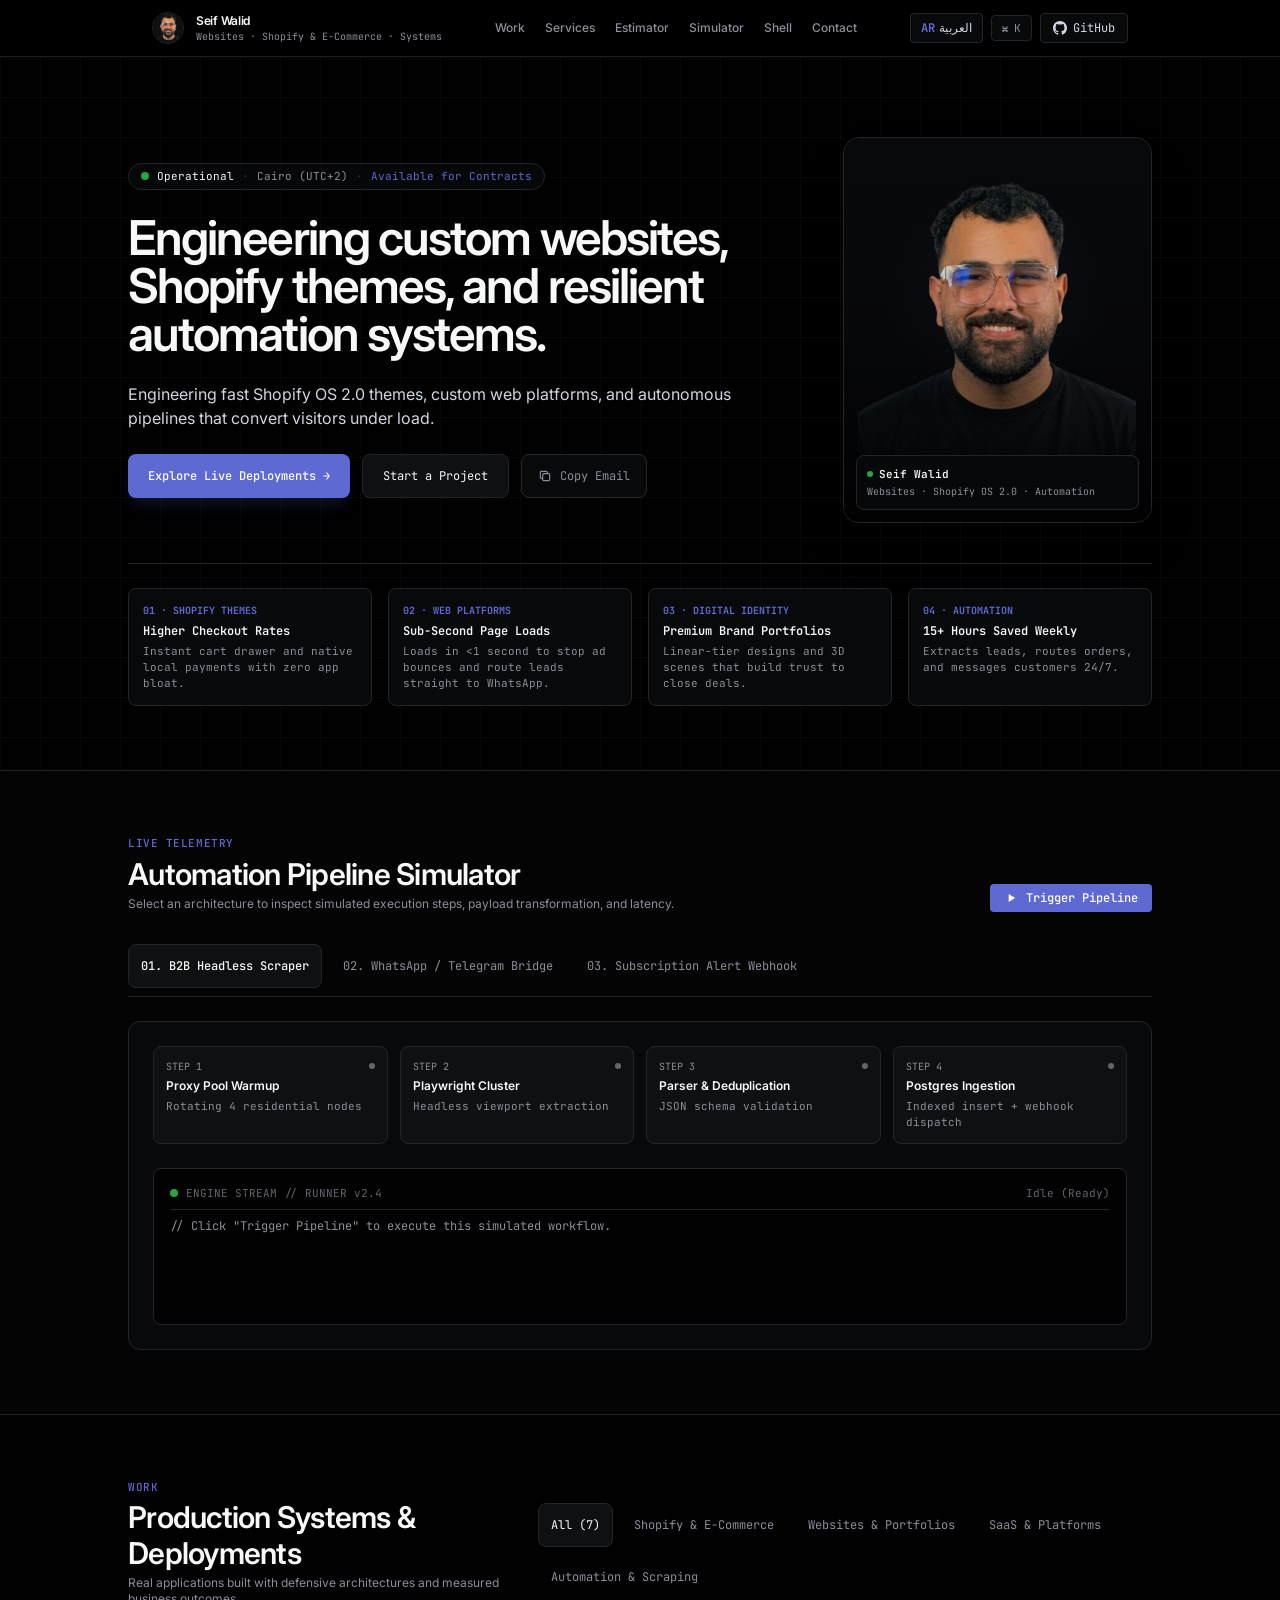
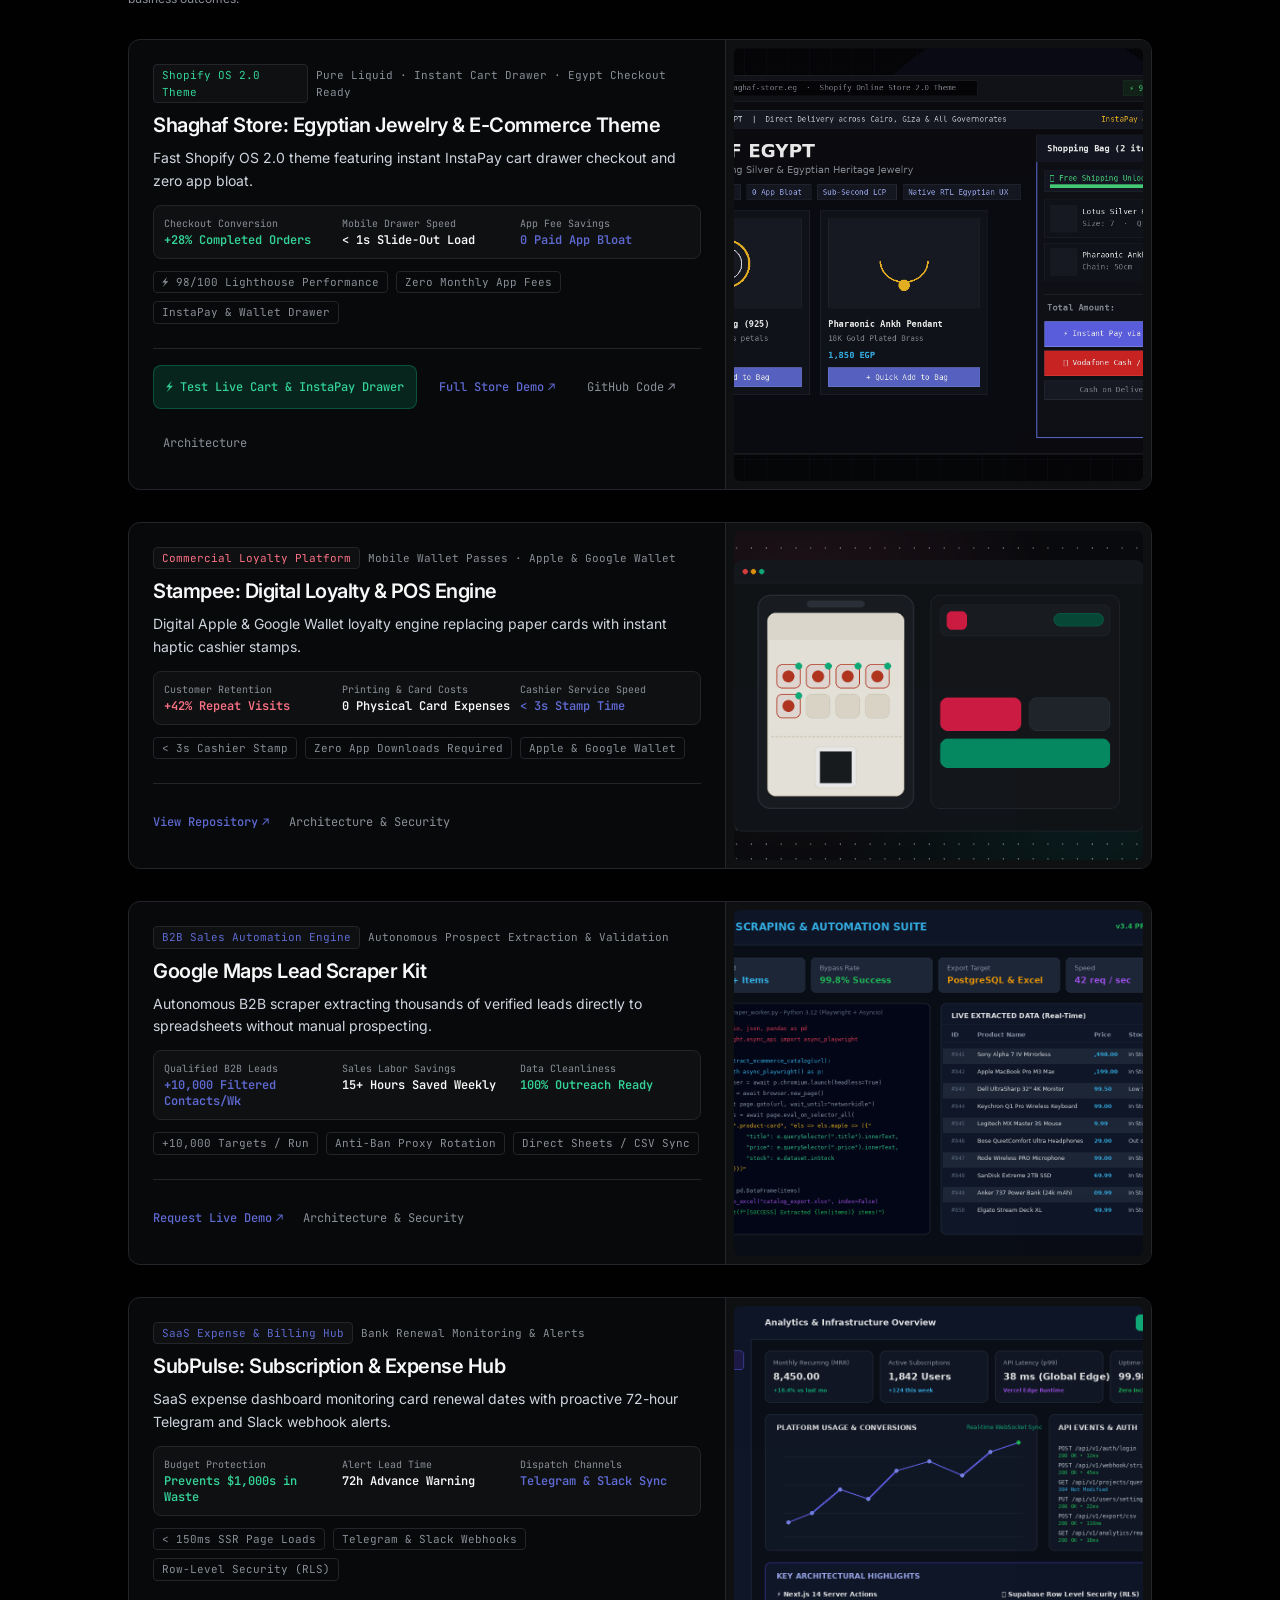
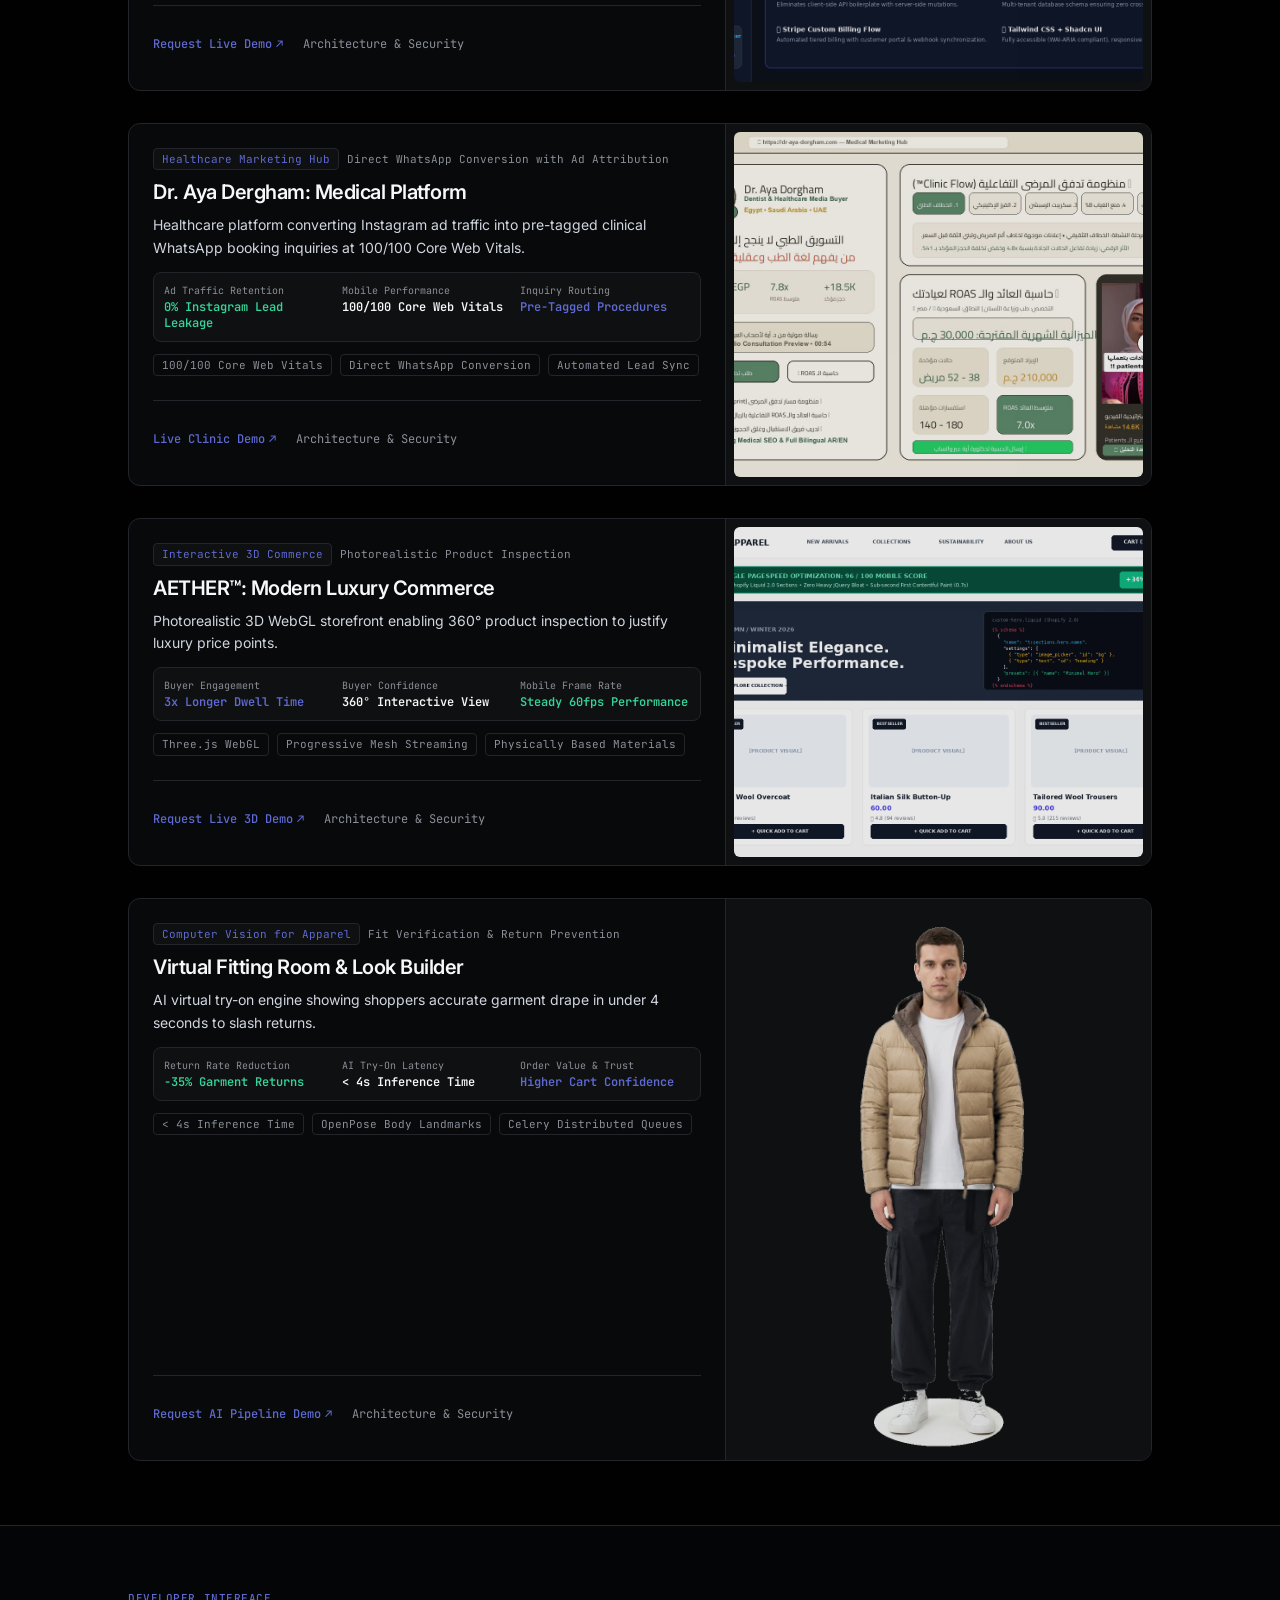
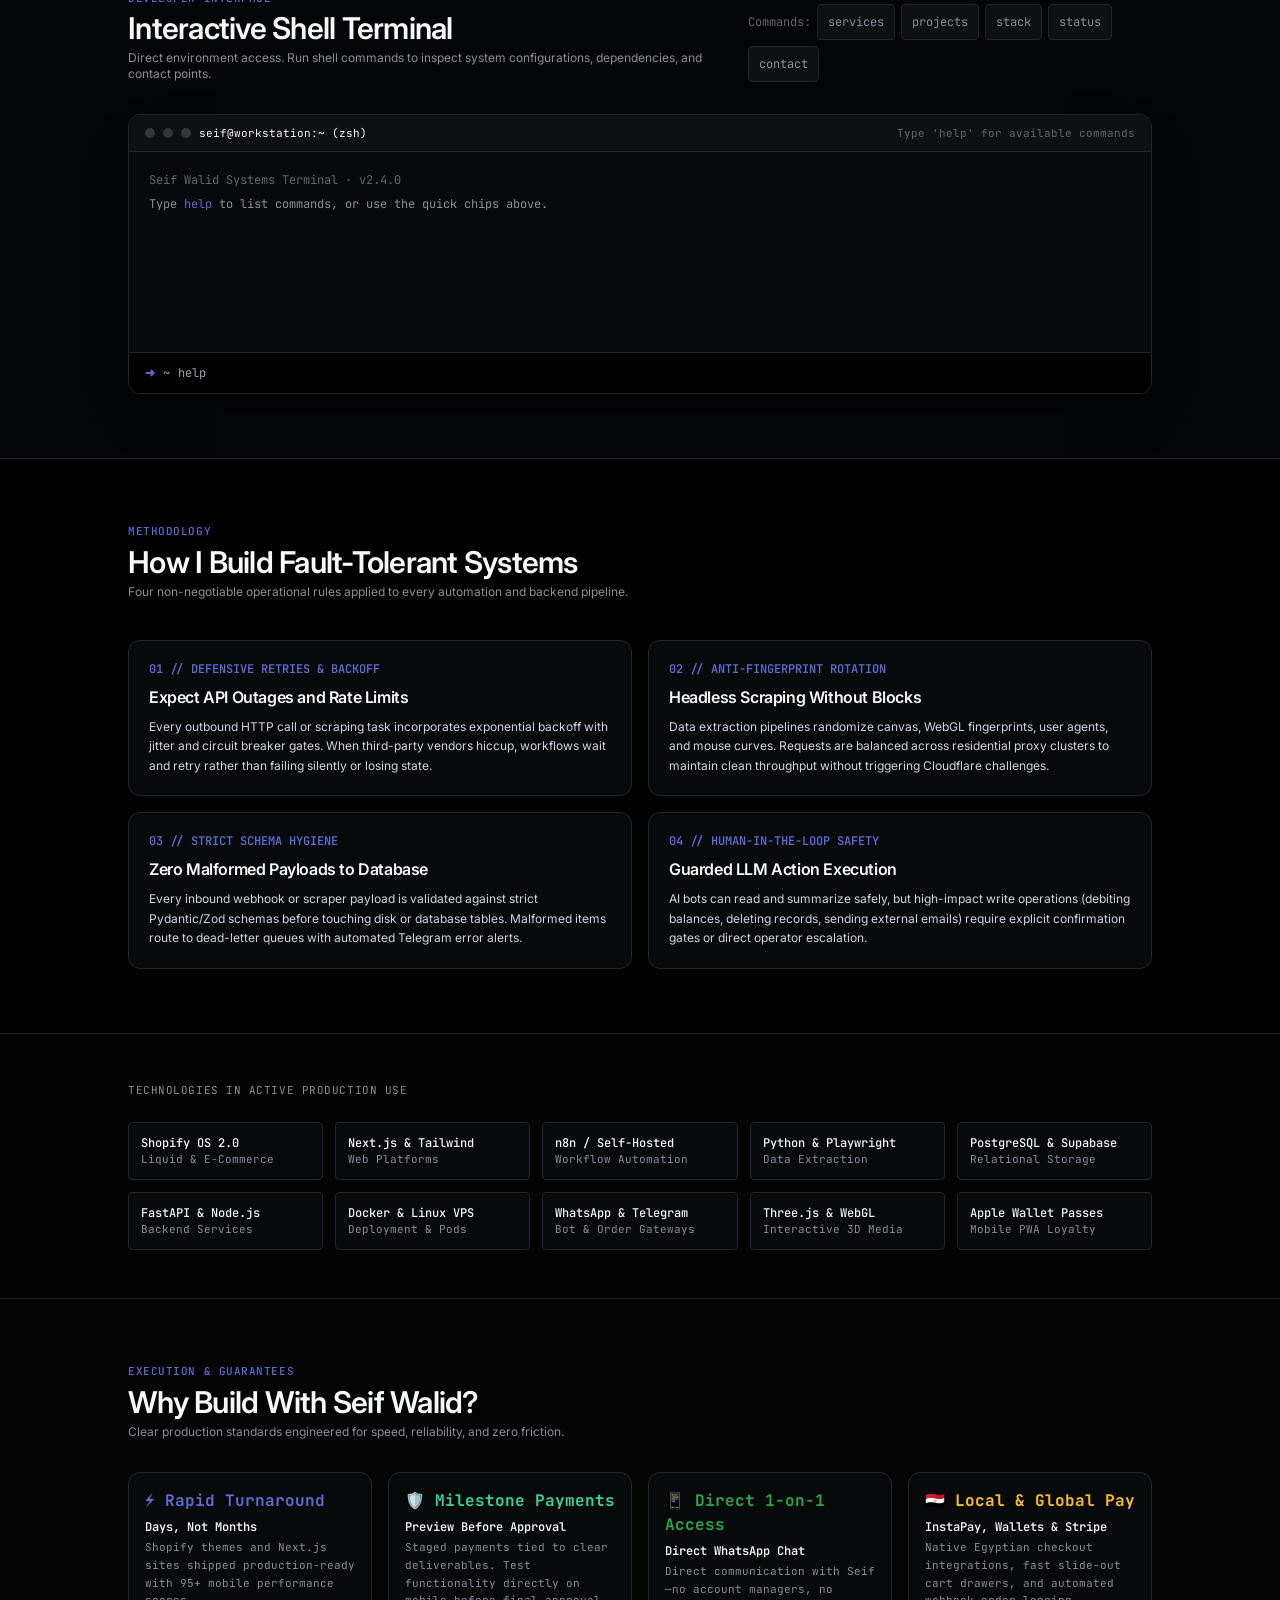
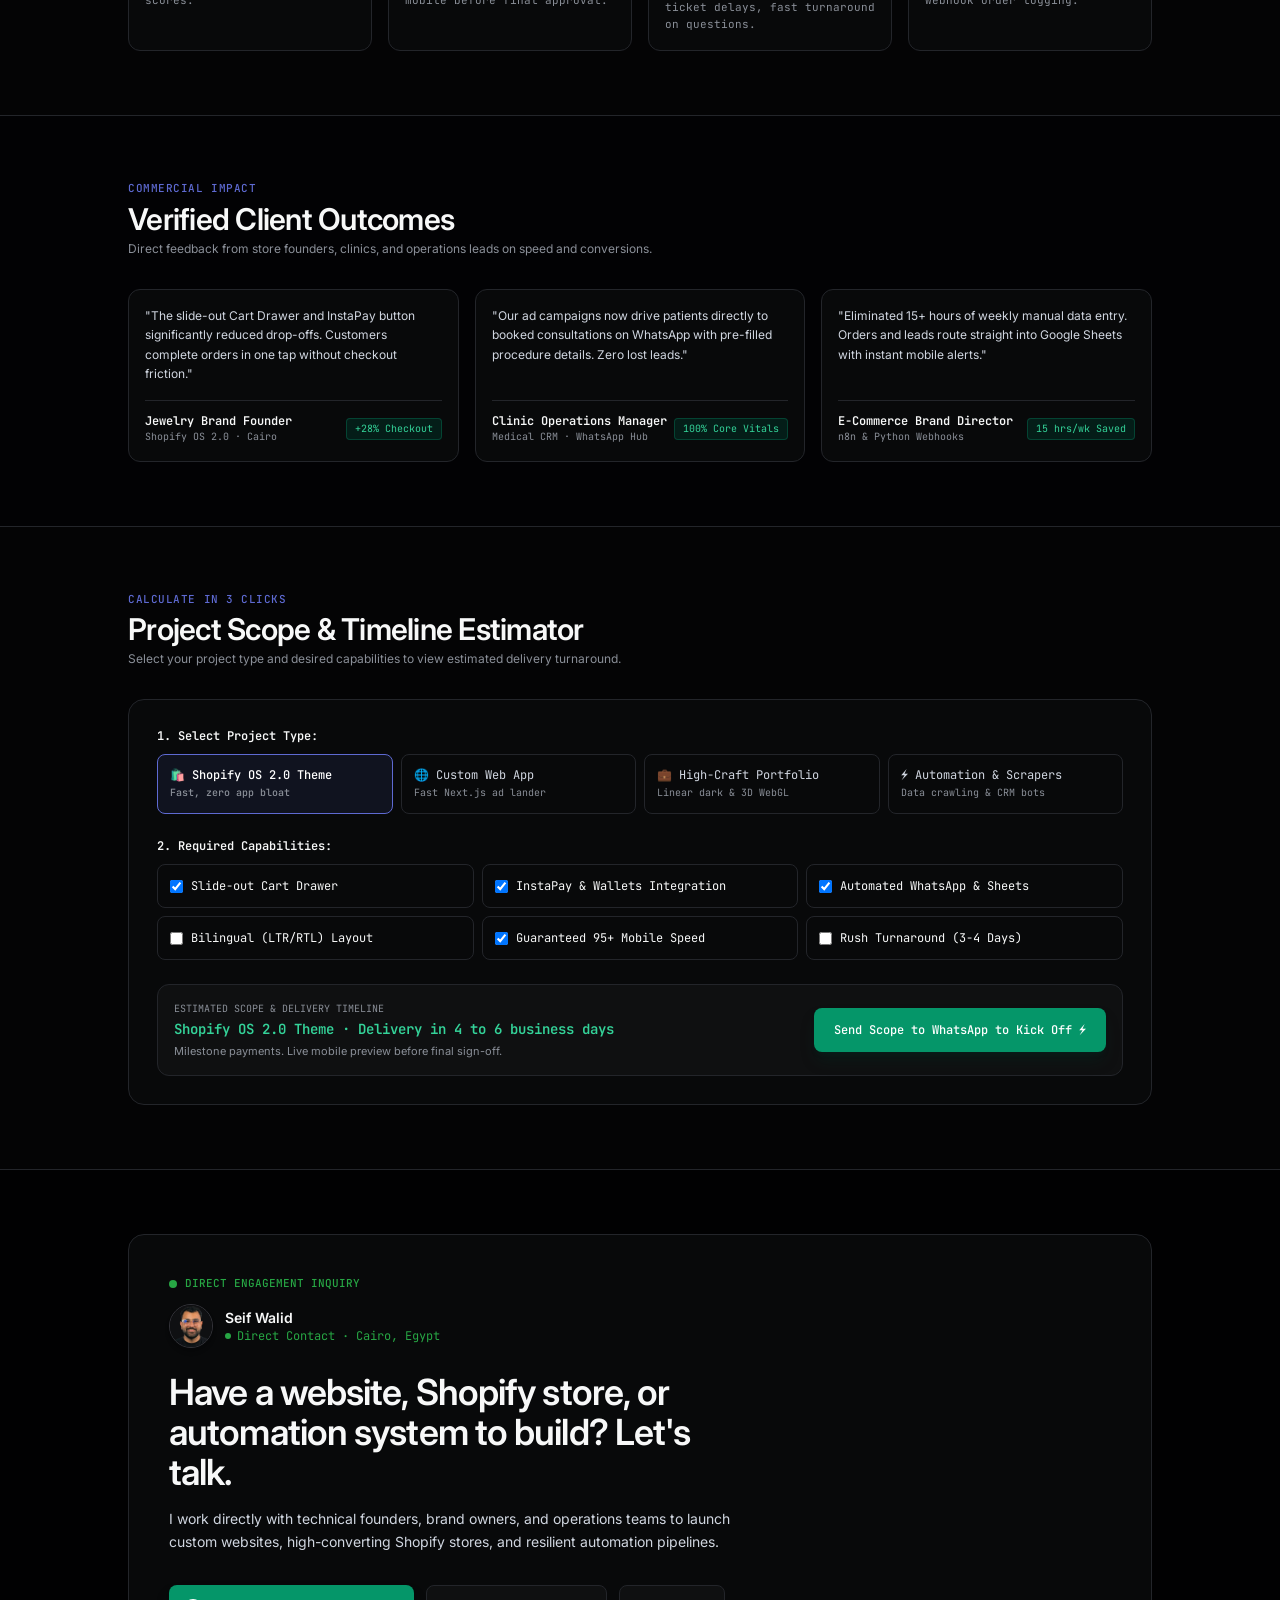
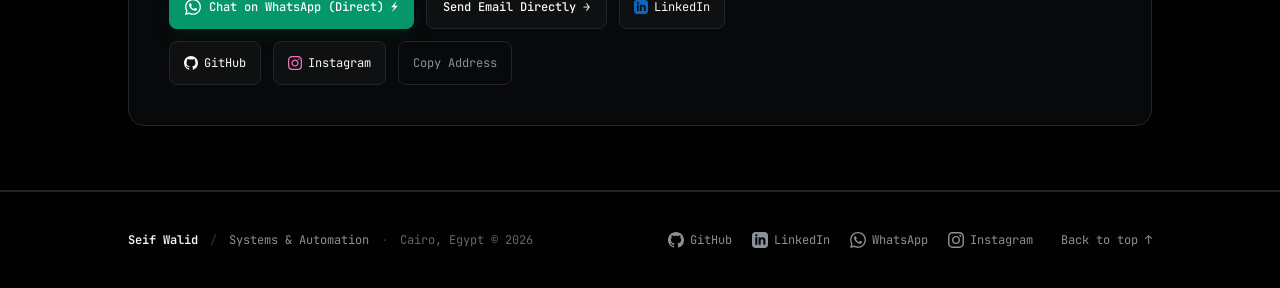
<file: index.html>
<!DOCTYPE html>
<html lang="en" class="scroll-smooth">
<head>
  <meta charset="UTF-8">
  <meta name="viewport" content="width=device-width, initial-scale=1.0">
  <meta name="theme-color" content="#010102">
  <title>Seif Walid · Websites, Shopify Themes &amp; Automation Systems</title>
  <meta name="description" content="Portfolio of Seif Walid. Engineering custom high-performance websites, Shopify Online Store 2.0 themes, e-commerce stores, and fault-tolerant automation pipelines.">
  <meta name="author" content="Seif Walid">
  <link rel="canonical" href="https://seifwalidfathe-bot.github.io/portfolio/">
  <link rel="alternate" hreflang="en" href="https://seifwalidfathe-bot.github.io/portfolio/">
  <link rel="alternate" hreflang="ar" href="https://seifwalidfathe-bot.github.io/portfolio/ar.html">
  <link rel="alternate" hreflang="x-default" href="https://seifwalidfathe-bot.github.io/portfolio/">
  <meta property="og:type" content="website">
  <meta property="og:url" content="https://seifwalidfathe-bot.github.io/portfolio/">
  <meta property="og:title" content="Seif Walid · Websites, Shopify OS 2.0 Themes &amp; Automation">
  <meta property="og:description" content="Fast Shopify OS 2.0 themes with native InstaPay checkout, custom Next.js web platforms, and resilient B2B automation pipelines.">
  <meta property="og:image" content="https://seifwalidfathe-bot.github.io/portfolio/seif_portrait.jpg">
  <meta name="twitter:card" content="summary_large_image">
  <meta name="twitter:title" content="Seif Walid · Websites, Shopify OS 2.0 Themes &amp; Automation">
  <meta name="twitter:description" content="Fast Shopify OS 2.0 themes with native InstaPay checkout, custom Next.js web platforms, and resilient B2B automation pipelines.">
  <meta name="twitter:image" content="https://seifwalidfathe-bot.github.io/portfolio/seif_portrait.jpg">
  <link rel="icon" href="data:image/svg+xml,<svg xmlns=%22http://www.w3.org/2000/svg%22 viewBox=%220 0 32 32%22 width=%2232%22 height=%2232%22><rect width=%2232%22 height=%2232%22 rx=%226%22 fill=%22%23010102%22/><text x=%2250%25%22 y=%2255%25%22 dominant-baseline=%22middle%22 text-anchor=%22middle%22 font-family=%22sans-serif%22 font-size=%2216%22 font-weight=%22700%22 fill=%22%235e6ad2%22>SW</text></svg>">

  <!-- Inter & JetBrains Mono Fonts -->
  <link rel="preconnect" href="https://fonts.googleapis.com">
  <link rel="preconnect" href="https://fonts.gstatic.com" crossorigin>
  <link href="https://fonts.googleapis.com/css2?family=Inter:wght@300;400;450;500;600;700&family=JetBrains+Mono:wght@400;500;600&display=swap" rel="stylesheet">

  <!-- Precompiled Tailwind CSS (Zero render-blocking JS runtime) -->
  <link rel="stylesheet" href="assets/styles.css">

  <style>
    /* Linear Design System Baseline */
    :root {
      --font-sans: 'Inter', -apple-system, BlinkMacSystemFont, 'Segoe UI', Roboto, sans-serif;
      --canvas: #010102;
      --surface-1: #08090a;
      --surface-2: #0f1011;
      --hairline: #23252a;
      --hairline-strong: #34343a;
      --linear: #5e6ad2;
      --ink: #f7f8f8;
      --ink-muted: #d0d6e0;
      --ink-subtle: #8a8f98;
    }

    body {
      background-color: var(--canvas);
      color: var(--ink);
      font-family: 'Inter', sans-serif;
      text-rendering: optimizeLegibility;
      -webkit-font-smoothing: antialiased;
      overflow-x: hidden;
    }

    /* Subtle grid pattern inspired by Linear spec */
    .linear-grid {
      background-size: 40px 40px;
      background-image: 
        linear-gradient(to right, rgba(255, 255, 255, 0.025) 1px, transparent 1px),
        linear-gradient(to bottom, rgba(255, 255, 255, 0.025) 1px, transparent 1px);
    }

    /* Hero enter animation */
    @keyframes heroFadeUp {
      0% { opacity: 0; transform: translateY(18px); }
      100% { opacity: 1; transform: translateY(0); }
    }

    .hero-animate-1 { animation: heroFadeUp 0.65s cubic-bezier(0.16, 1, 0.3, 1) forwards; }
    .hero-animate-2 { animation: heroFadeUp 0.75s cubic-bezier(0.16, 1, 0.3, 1) 0.1s forwards; opacity: 0; }
    .hero-animate-3 { animation: heroFadeUp 0.85s cubic-bezier(0.16, 1, 0.3, 1) 0.2s forwards; opacity: 0; }

    /* Custom scrollbar */
    ::-webkit-scrollbar { width: 6px; }
    ::-webkit-scrollbar-track { background: #010102; }
    ::-webkit-scrollbar-thumb { background: #23252a; border-radius: 3px; }
    ::-webkit-scrollbar-thumb:hover { background: #34343a; }

    /* Focus styling */
    a:focus-visible, button:focus-visible {
      outline: 2px solid var(--linear);
      outline-offset: 2px;
    }

    /* Hairline card hover transition */
    .craft-card {
      background: #08090a;
      border: 1px solid #23252a;
      transition: border-color 0.2s ease, transform 0.2s ease, box-shadow 0.2s ease;
    }
    .craft-card:hover {
      border-color: #34343a;
      box-shadow: 0 4px 24px -6px rgba(0, 0, 0, 0.7);
    }

    .no-scrollbar::-webkit-scrollbar { display: none; }
    .no-scrollbar { -ms-overflow-style: none; scrollbar-width: none; }
    
    html { -webkit-tap-highlight-color: transparent; }
  </style>
</head>

<body class="selection:bg-linear/30 selection:text-white min-h-screen flex flex-col justify-between pb-24 sm:pb-0">

  <!-- COMMAND PALETTE MODAL (Cmd+K) -->
  <div id="cmdPalette" onclick="if(event.target===this) toggleCmdPalette()" class="fixed inset-0 z-50 bg-black/80 backdrop-blur-sm hidden items-center justify-center p-4">
    <div class="w-full max-w-lg bg-surface-2 border border-hairline-strong rounded-xl shadow-2xl overflow-hidden">
      <div class="flex items-center px-4 py-3 border-b border-hairline">
        <svg class="w-4 h-4 text-ink-subtle mr-3" fill="none" stroke="currentColor" viewBox="0 0 24 24"><path stroke-linecap="round" stroke-linejoin="round" stroke-width="2" d="M21 21l-6-6m2-5a7 7 0 11-14 0 7 7 0 0114 0z"></path></svg>
        <input id="cmdInput" type="text" placeholder="Type a command or jump to section..." class="w-full bg-transparent text-sm text-ink outline-none placeholder:text-ink-tertiary font-mono">
        <span class="text-xs font-mono text-ink-tertiary border border-hairline px-1.5 py-0.5 rounded">ESC</span>
      </div>
      <div class="py-2 max-h-72 overflow-y-auto" id="cmdResults">
        <button onclick="navigateTo('#projects')" class="cmd-item w-full px-4 py-2.5 text-left text-xs font-mono flex items-center justify-between hover:bg-surface-3 transition">
          <span class="text-ink">01. Jump to Production Projects</span>
          <span class="text-ink-tertiary">#projects</span>
        </button>
        <button onclick="navigateTo('#services')" class="cmd-item w-full px-4 py-2.5 text-left text-xs font-mono flex items-center justify-between hover:bg-surface-3 transition">
          <span class="text-ink">02. Services &amp; Offerings</span>
          <span class="text-ink-tertiary">#services</span>
        </button>
        <button onclick="toggleCmdPalette(); openCartDrawerDemo();" class="cmd-item w-full px-4 py-2.5 text-left text-xs font-mono flex items-center justify-between hover:bg-surface-3 transition">
          <span class="text-ink">03. Launch Live Cart &amp; InstaPay Demo</span>
          <span class="text-emerald-400">#cart-demo</span>
        </button>
        <button onclick="navigateTo('#estimator')" class="cmd-item w-full px-4 py-2.5 text-left text-xs font-mono flex items-center justify-between hover:bg-surface-3 transition">
          <span class="text-ink">04. Project Scope &amp; Timeline Estimator</span>
          <span class="text-ink-tertiary">#estimator</span>
        </button>
        <button onclick="navigateTo('#simulator')" class="cmd-item w-full px-4 py-2.5 text-left text-xs font-mono flex items-center justify-between hover:bg-surface-3 transition">
          <span class="text-ink">05. Live Automation Simulator</span>
          <span class="text-ink-tertiary">#simulator</span>
        </button>
        <button onclick="navigateTo('#terminal')" class="cmd-item w-full px-4 py-2.5 text-left text-xs font-mono flex items-center justify-between hover:bg-surface-3 transition">
          <span class="text-ink">06. Interactive Shell Terminal</span>
          <span class="text-ink-tertiary">#terminal</span>
        </button>
        <button onclick="navigateTo('#architecture')" class="cmd-item w-full px-4 py-2.5 text-left text-xs font-mono flex items-center justify-between hover:bg-surface-3 transition">
          <span class="text-ink">07. Engineering Architecture</span>
          <span class="text-ink-tertiary">#architecture</span>
        </button>
        <button onclick="copyEmail()" class="cmd-item w-full px-4 py-2.5 text-left text-xs font-mono flex items-center justify-between hover:bg-surface-3 transition">
          <span class="text-ink">08. Copy Direct Email</span>
          <span class="text-ink-tertiary">seif.walid.fathe@gmail.com</span>
        </button>
        <button onclick="window.open('https://wa.me/201096711601?text=Hello%20Seif,%20I%20saw%20your%20portfolio', '_blank')" class="cmd-item w-full px-4 py-2.5 text-left text-xs font-mono flex items-center justify-between hover:bg-surface-3 transition">
          <span class="text-ink">09. Chat on WhatsApp</span>
          <span class="text-ink-tertiary">+20 109 671 1601</span>
        </button>
      </div>
    </div>
  </div>

  <!-- MOBILE NAVIGATION DRAWER (FOR FAST MOBILE AD ACCESS) -->
  <div id="mobileDrawer" onclick="if(event.target===this) toggleMobileDrawer()" class="fixed inset-0 z-50 bg-black/85 backdrop-blur-md hidden items-start justify-end transition-opacity duration-300">
    <div class="w-4/5 max-w-xs h-full bg-surface-1 border-l border-hairline p-5 flex flex-col justify-between overflow-y-auto shadow-2xl">
      <div>
        <div class="flex items-center justify-between pb-4 border-b border-hairline mb-5">
          <div class="flex items-center space-x-2.5">
            <img src="seif_avatar.jpg" alt="Seif Walid" width="32" height="32" class="w-8 h-8 rounded-full object-cover border border-hairline">
            <div class="flex flex-col">
              <span class="text-xs font-semibold text-ink">Seif Walid</span>
              <span class="text-[10px] text-status-online font-mono">Available for Contracts</span>
            </div>
          </div>
          <button onclick="toggleMobileDrawer()" class="w-10 h-10 rounded-lg bg-surface-2 border border-hairline text-ink-subtle hover:text-ink flex items-center justify-center text-sm" aria-label="Close menu">✕</button>
        </div>

        <nav class="space-y-1 text-sm font-medium">
          <a href="#projects" onclick="toggleMobileDrawer()" class="flex items-center justify-between p-3 rounded-lg hover:bg-surface-2 text-ink min-h-[44px]">
            <span>Selected Projects</span>
            <span class="text-xs font-mono text-linear font-bold">01</span>
          </a>
          <a href="#services" onclick="toggleMobileDrawer()" class="flex items-center justify-between p-3 rounded-lg hover:bg-surface-2 text-ink min-h-[44px]">
            <span>Services &amp; Capabilities</span>
            <span class="text-xs font-mono text-linear font-bold">02</span>
          </a>
          <a href="#estimator" onclick="toggleMobileDrawer()" class="flex items-center justify-between p-3 rounded-lg hover:bg-surface-2 text-ink min-h-[44px]">
            <span>Project Estimator</span>
            <span class="text-xs font-mono text-linear font-bold">03</span>
          </a>
          <a href="#simulator" onclick="toggleMobileDrawer()" class="flex items-center justify-between p-3 rounded-lg hover:bg-surface-2 text-ink min-h-[44px]">
            <span>Pipeline Simulator</span>
            <span class="text-xs font-mono text-linear font-bold">04</span>
          </a>
          <a href="#terminal" onclick="toggleMobileDrawer()" class="flex items-center justify-between p-3 rounded-lg hover:bg-surface-2 text-ink min-h-[44px]">
            <span>Interactive Shell</span>
            <span class="text-xs font-mono text-linear font-bold">05</span>
          </a>
          <a href="#architecture" onclick="toggleMobileDrawer()" class="flex items-center justify-between p-3 rounded-lg hover:bg-surface-2 text-ink min-h-[44px]">
            <span>Engineering Architecture</span>
            <span class="text-xs font-mono text-linear font-bold">06</span>
          </a>
          <a href="#contact" onclick="toggleMobileDrawer()" class="flex items-center justify-between p-3 rounded-lg hover:bg-surface-2 text-ink min-h-[44px]">
            <span>Direct Contact</span>
            <span class="text-xs font-mono text-linear font-bold">07</span>
          </a>
        </nav>
      </div>

      <div class="pt-5 border-t border-hairline space-y-2.5">
        <a href="https://wa.me/201096711601?text=Hello%20Seif,%20I%20saw%20your%20portfolio%20and%20want%20to%20discuss%20a%20project" target="_blank" class="w-full p-3 rounded-lg bg-emerald-600 hover:bg-emerald-500 text-white font-medium text-xs flex items-center justify-center space-x-2 min-h-[44px] shadow-lg shadow-emerald-950/40">
          <span>Chat on WhatsApp (Direct) ⚡</span>
        </a>
        <a href="ar.html" class="w-full p-2.5 rounded-lg bg-surface-2 border border-hairline text-ink-muted text-xs flex items-center justify-center space-x-1 min-h-[44px]">
          <span class="text-linear font-bold font-mono">AR</span>
          <span>النسخة العربية (بالعامية المصرية)</span>
        </a>
      </div>
    </div>
  </div>

  <!-- NAVIGATION -->
  <header class="sticky top-0 z-40 w-full border-b border-hairline/80 bg-canvas/90 backdrop-blur-md">
    <div class="max-w-5xl mx-auto px-4 sm:px-6 h-14 flex items-center justify-between">
      <a href="#" class="flex items-center space-x-3 group">
        <img src="seif_avatar.jpg" alt="Seif Walid" width="32" height="32" class="w-8 h-8 rounded-full object-cover border border-hairline group-hover:border-linear transition shadow-sm">
        <div class="flex flex-col">
          <span class="text-xs font-semibold text-ink tracking-tight">Seif Walid</span>
          <span class="text-[10px] font-mono text-ink-subtle">Websites · Shopify &amp; E-Commerce · Systems</span>
        </div>
      </a>

      <nav class="hidden md:flex items-center space-x-5 text-xs text-ink-subtle font-medium">
        <a href="#projects" class="hover:text-ink transition">Work</a>
        <a href="#services" class="hover:text-ink transition">Services</a>
        <a href="#estimator" class="hover:text-ink transition">Estimator</a>
        <a href="#simulator" class="hover:text-ink transition">Simulator</a>
        <a href="#terminal" class="hover:text-ink transition">Shell</a>
        <a href="#contact" class="hover:text-ink transition">Contact</a>
      </nav>

      <div class="flex items-center space-x-2">
        <a href="ar.html" class="text-xs font-mono px-2.5 py-1.5 rounded border border-hairline bg-surface-1 text-ink-muted hover:border-linear hover:text-white transition flex items-center space-x-1" title="التبديل إلى النسخة العربية">
          <span class="text-linear font-bold">AR</span>
          <span class="hidden sm:inline">العربية</span>
        </a>
        <button onclick="toggleCmdPalette()" class="hidden sm:flex items-center space-x-1.5 px-2.5 py-1 rounded border border-hairline bg-surface-1 text-[11px] font-mono text-ink-subtle hover:border-hairline-strong hover:text-ink transition" title="Press Cmd+K">
          <span class="text-[10px]">⌘</span><span>K</span>
        </button>
        <a href="https://github.com/seifwalidfathe-bot" target="_blank" rel="noopener noreferrer" class="hidden sm:flex text-xs font-mono px-3 py-1.5 rounded border border-hairline bg-surface-1 text-ink-muted hover:border-linear hover:text-white transition items-center space-x-1.5">
          <svg class="w-3.5 h-3.5 fill-current" viewBox="0 0 24 24"><path d="M12 0C5.37 0 0 5.37 0 12c0 5.31 3.435 9.795 8.205 11.385.6.105.825-.255.825-.57 0-.285-.015-1.23-.015-2.235-3.015.555-3.795-.735-4.035-1.41-.135-.345-.72-1.41-1.23-1.695-.42-.225-1.02-.78-.015-.795.945-.015 1.62.87 1.845 1.23 1.08 1.815 2.805 1.305 3.495.99.105-.78.42-1.305.765-1.605-2.67-.3-5.46-1.335-5.46-5.925 0-1.305.465-2.385 1.23-3.225-.12-.3-.54-1.53.12-3.18 0 0 1.005-.315 3.3 1.23.96-.27 1.98-.405 3-.405s2.04.135 3 .405c2.295-1.56 3.3-1.23 3.3-1.23.66 1.65.24 2.88.12 3.18.765.84 1.23 1.905 1.23 3.225 0 4.605-2.805 5.625-5.475 5.925.435.375.81 1.095.81 2.22 0 1.605-.015 2.895-.015 3.3 0 .315.225.69.825.57A12.02 12.02 0 0024 12c0-6.63-5.37-12-12-12z"/></svg>
          <span>GitHub</span>
        </a>
        <!-- MOBILE HAMBURGER BUTTON (44px TOUCH TARGET) -->
        <button onclick="toggleMobileDrawer()" class="md:hidden w-11 h-11 min-h-[44px] min-w-[44px] rounded-lg border border-hairline bg-surface-2 text-ink flex items-center justify-center hover:border-linear transition" aria-label="Open mobile navigation">
          <svg class="w-5 h-5 text-ink" fill="none" stroke="currentColor" viewBox="0 0 24 24"><path stroke-linecap="round" stroke-linejoin="round" stroke-width="2" d="M4 6h16M4 12h16m-7 6h7"></path></svg>
        </button>
      </div>
    </div>
  </header>

  <!-- HERO SECTION -->
  <section class="relative pt-16 sm:pt-20 pb-16 px-4 sm:px-6 linear-grid border-b border-hairline overflow-hidden">
    <div class="max-w-5xl mx-auto">
      
      <div class="grid grid-cols-1 lg:grid-cols-12 gap-8 lg:gap-12 items-center">
        
        <!-- Left: Copy & Actions (8 cols) -->
        <div class="lg:col-span-8">
          
          <!-- Live Status Badge -->
          <div class="hero-animate-1 inline-flex items-center space-x-2 px-3 py-1 rounded-full border border-hairline bg-surface-1/80 text-[11px] font-mono text-ink-subtle mb-4 sm:mb-6">
            <span class="w-2 h-2 rounded-full bg-status-online animate-pulse"></span>
            <span class="text-ink">Operational</span>
            <span class="text-hairline-strong">·</span>
            <span>Cairo (UTC+2)</span>
            <span class="text-hairline-strong">·</span>
            <span class="text-linear">Available for Contracts</span>
          </div>

          <!-- Humanized Core Pitch -->
          <h1 class="hero-animate-2 text-3xl sm:text-5xl font-semibold tracking-tighter text-ink leading-[1.08] mb-4 sm:mb-6">
            Engineering custom websites, Shopify themes, and resilient automation systems.
          </h1>

          <p class="hero-animate-3 text-sm sm:text-base text-ink-muted leading-relaxed max-w-2xl mb-6 font-normal">
            Engineering fast Shopify OS 2.0 themes, custom web platforms, and autonomous pipelines that convert visitors under load.
          </p>

          <!-- Primary CTA Bar (Clean Linear Design - No Duplicate WhatsApp/Avatar) -->
          <div class="hero-animate-3 flex flex-wrap items-center gap-3 font-mono text-xs">
            <a href="#projects" class="px-5 py-3 rounded-lg bg-linear hover:bg-linear-hover text-white font-medium transition shadow-lg shadow-linear/15 min-h-[44px] flex items-center justify-center">
              Explore Live Deployments →
            </a>
            <a href="#contact" class="px-5 py-3 rounded-lg bg-surface-2 hover:bg-surface-3 border border-hairline text-ink transition min-h-[44px] flex items-center justify-center">
              Start a Project
            </a>
            <button onclick="copyEmail()" class="px-4 py-3 rounded-lg bg-surface-1 hover:bg-surface-2 border border-hairline text-ink-subtle hover:text-ink transition flex items-center justify-center space-x-2 min-h-[44px]">
              <svg class="w-3.5 h-3.5" fill="none" stroke="currentColor" viewBox="0 0 24 24"><path stroke-linecap="round" stroke-linejoin="round" stroke-width="2" d="M8 16H6a2 2 0 01-2-2V6a2 2 0 012-2h8a2 2 0 012 2v2m-6 12h8a2 2 0 002-2v-8a2 2 0 00-2-2h-8a2 2 0 00-2 2v8a2 2 0 002 2z"></path></svg>
              <span id="copyBtnText">Copy Email</span>
            </button>
          </div>

        </div>

        <!-- Right: Seif's Portrait Card (Visible on desktop, hidden on mobile for clean above-the-fold ad focus) -->
        <div class="hidden lg:flex lg:col-span-4 hero-animate-2 justify-center lg:justify-end">
          <div class="craft-card rounded-2xl overflow-hidden border border-hairline-strong max-w-[280px] sm:max-w-[320px] shadow-2xl relative group">
            <div class="relative overflow-hidden aspect-[4/5] bg-surface-2">
              <img src="seif_portrait.jpg" alt="Seif Walid" class="w-full h-full object-cover object-center group-hover:scale-105 transition duration-500">
              <div class="absolute inset-0 bg-gradient-to-t from-canvas via-canvas/20 to-transparent"></div>
              
              <!-- Subtle badge on photo -->
              <div class="absolute bottom-3 left-3 right-3 p-2.5 rounded-lg bg-surface-1/90 backdrop-blur-md border border-hairline text-[11px] font-mono">
                <div class="flex items-center space-x-1.5 text-ink font-semibold">
                  <span class="w-1.5 h-1.5 rounded-full bg-status-online"></span>
                  <span>Seif Walid</span>
                </div>
                <div class="text-[10px] text-ink-subtle mt-0.5">Websites · Shopify OS 2.0 · Automation</div>
              </div>
            </div>
          </div>
        </div>

      </div>

      <!-- Core Services & Business Impact -->
      <div id="services" class="grid grid-cols-1 sm:grid-cols-2 lg:grid-cols-4 gap-3 sm:gap-4 mt-10 pt-6 border-t border-hairline font-mono text-xs">
        <div class="p-3.5 rounded-lg border border-hairline bg-surface-1 hover:border-hairline-strong transition">
          <div class="text-linear text-[10px] uppercase font-bold mb-1">01 · Shopify Themes</div>
          <div class="text-ink font-semibold mb-1">Higher Checkout Rates</div>
          <div class="text-ink-subtle text-[11px]">Instant cart drawer and native local payments with zero app bloat.</div>
        </div>
        <div class="p-3.5 rounded-lg border border-hairline bg-surface-1 hover:border-hairline-strong transition">
          <div class="text-linear text-[10px] uppercase font-bold mb-1">02 · Web Platforms</div>
          <div class="text-ink font-semibold mb-1">Sub-Second Page Loads</div>
          <div class="text-ink-subtle text-[11px]">Loads in &lt;1 second to stop ad bounces and route leads straight to WhatsApp.</div>
        </div>
        <div class="p-3.5 rounded-lg border border-hairline bg-surface-1 hover:border-hairline-strong transition">
          <div class="text-linear text-[10px] uppercase font-bold mb-1">03 · Digital Identity</div>
          <div class="text-ink font-semibold mb-1">Premium Brand Portfolios</div>
          <div class="text-ink-subtle text-[11px]">Linear-tier designs and 3D scenes that build trust to close deals.</div>
        </div>
        <div class="p-3.5 rounded-lg border border-hairline bg-surface-1 hover:border-hairline-strong transition">
          <div class="text-linear text-[10px] uppercase font-bold mb-1">04 · Automation</div>
          <div class="text-ink font-semibold mb-1">15+ Hours Saved Weekly</div>
          <div class="text-ink-subtle text-[11px]">Extracts leads, routes orders, and messages customers 24/7.</div>
        </div>
      </div>

    </div>
  </section>

  <!-- MOMENT 1: INTERACTIVE AUTOMATION PIPELINE SIMULATOR -->
  <section id="simulator" class="py-16 px-4 sm:px-6 border-b border-hairline bg-surface-1/40">
    <div class="max-w-5xl mx-auto">
      
      <div class="flex flex-col sm:flex-row sm:items-end justify-between mb-8 gap-4">
        <div>
          <div class="text-[11px] font-mono text-linear font-medium uppercase tracking-wider mb-1">Live Telemetry</div>
          <h2 class="text-2xl sm:text-3xl font-semibold tracking-tight text-ink">Automation Pipeline Simulator</h2>
          <p class="text-xs text-ink-subtle mt-1">Select an architecture to inspect simulated execution steps, payload transformation, and latency.</p>
        </div>
        <div class="flex items-center space-x-2">
          <button id="runSimBtn" onclick="runSimulation()" class="px-3.5 py-1.5 rounded bg-linear hover:bg-linear-hover text-white text-xs font-mono font-medium transition flex items-center space-x-2">
            <svg class="w-3.5 h-3.5 fill-current" viewBox="0 0 24 24"><path d="M8 5v14l11-7z"/></svg>
            <span>Trigger Pipeline</span>
          </button>
        </div>
      </div>

      <!-- Pipeline Selector Tabs (Scrollable on mobile) -->
      <div class="flex overflow-x-auto pb-2 -mx-4 px-4 sm:mx-0 sm:px-0 space-x-2 border-b border-hairline mb-6 font-mono text-xs no-scrollbar">
        <button onclick="setSimWorkflow('scraper')" id="tab-scraper" class="whitespace-nowrap flex-shrink-0 px-3 py-2 rounded-lg border border-hairline bg-surface-2 text-ink font-medium transition min-h-[44px] flex items-center">
          01. B2B Headless Scraper
        </button>
        <button onclick="setSimWorkflow('bot')" id="tab-bot" class="whitespace-nowrap flex-shrink-0 px-3 py-2 rounded-lg border border-transparent text-ink-subtle hover:text-ink transition min-h-[44px] flex items-center">
          02. WhatsApp / Telegram Bridge
        </button>
        <button onclick="setSimWorkflow('subpulse')" id="tab-subpulse" class="whitespace-nowrap flex-shrink-0 px-3 py-2 rounded-lg border border-transparent text-ink-subtle hover:text-ink transition min-h-[44px] flex items-center">
          03. Subscription Alert Webhook
        </button>
      </div>

      <!-- Simulator Visual Stage -->
      <div class="craft-card rounded-xl p-5 sm:p-6 overflow-hidden">
        
        <!-- Workflow Nodes Graph (Compact 2x2 on mobile, 4-col on desktop) -->
        <div class="grid grid-cols-2 sm:grid-cols-4 gap-2 sm:gap-3 mb-4 sm:mb-6 relative">
          
          <div id="node-1" class="p-3 rounded-lg border border-hairline bg-surface-2 transition duration-300">
            <div class="flex items-center justify-between text-[10px] font-mono text-ink-subtle mb-1">
              <span>STEP 1</span>
              <span id="node-1-status" class="w-1.5 h-1.5 rounded-full bg-ink-tertiary"></span>
            </div>
            <div id="node-1-title" class="text-xs font-semibold text-ink">Proxy Pool Warmup</div>
            <div id="node-1-desc" class="text-[11px] text-ink-subtle mt-1 font-mono">Rotating 4 residential nodes</div>
          </div>

          <div id="node-2" class="p-3 rounded-lg border border-hairline bg-surface-2 transition duration-300">
            <div class="flex items-center justify-between text-[10px] font-mono text-ink-subtle mb-1">
              <span>STEP 2</span>
              <span id="node-2-status" class="w-1.5 h-1.5 rounded-full bg-ink-tertiary"></span>
            </div>
            <div id="node-2-title" class="text-xs font-semibold text-ink">Playwright Cluster</div>
            <div id="node-2-desc" class="text-[11px] text-ink-subtle mt-1 font-mono">Headless viewport extraction</div>
          </div>

          <div id="node-3" class="p-3 rounded-lg border border-hairline bg-surface-2 transition duration-300">
            <div class="flex items-center justify-between text-[10px] font-mono text-ink-subtle mb-1">
              <span>STEP 3</span>
              <span id="node-3-status" class="w-1.5 h-1.5 rounded-full bg-ink-tertiary"></span>
            </div>
            <div id="node-3-title" class="text-xs font-semibold text-ink">Parser &amp; Deduplication</div>
            <div id="node-3-desc" class="text-[11px] text-ink-subtle mt-1 font-mono">JSON schema validation</div>
          </div>

          <div id="node-4" class="p-3 rounded-lg border border-hairline bg-surface-2 transition duration-300">
            <div class="flex items-center justify-between text-[10px] font-mono text-ink-subtle mb-1">
              <span>STEP 4</span>
              <span id="node-4-status" class="w-1.5 h-1.5 rounded-full bg-ink-tertiary"></span>
            </div>
            <div id="node-4-title" class="text-xs font-semibold text-ink">Postgres Ingestion</div>
            <div id="node-4-desc" class="text-[11px] text-ink-subtle mt-1 font-mono">Indexed insert + webhook dispatch</div>
          </div>

        </div>

        <!-- Telemetry Log Terminal Output -->
        <div class="bg-canvas border border-hairline rounded-lg p-3 sm:p-4 font-mono text-xs">
          <div class="flex items-center justify-between pb-2 mb-2 border-b border-hairline text-[11px] text-ink-tertiary">
            <span class="flex items-center space-x-2">
              <span class="w-2 h-2 rounded-full bg-status-online"></span>
              <span>ENGINE STREAM // RUNNER v2.4</span>
            </span>
            <span id="simExecutionTime">Idle (Ready)</span>
          </div>
          <div id="simLogConsole" class="space-y-1 text-ink-muted min-h-[90px]">
            <p class="text-ink-subtle">// Click "Trigger Pipeline" to execute this simulated workflow.</p>
          </div>
        </div>

      </div>

    </div>
  </section>

  <!-- PRODUCTION PROJECTS SECTION -->
  <section id="projects" class="py-16 px-4 sm:px-6 border-b border-hairline">
    <div class="max-w-5xl mx-auto">
      
      <div class="flex flex-col sm:flex-row sm:items-end justify-between mb-8 gap-4">
        <div>
          <div class="text-[11px] font-mono text-linear font-medium uppercase tracking-wider mb-1">Work</div>
          <h2 class="text-2xl sm:text-3xl font-semibold tracking-tight text-ink">Production Systems &amp; Deployments</h2>
          <p class="text-xs text-ink-subtle mt-1">Real applications built with defensive architectures and measured business outcomes.</p>
        </div>

        <!-- Filter Chips (Native Horizontal Scroll on Mobile, Wrapped on Desktop) -->
        <div class="flex overflow-x-auto pb-2 -mx-4 px-4 sm:mx-0 sm:px-0 sm:flex-wrap gap-2 font-mono text-xs no-scrollbar">
          <button onclick="filterProjects('all')" class="filter-btn whitespace-nowrap flex-shrink-0 px-3 py-2 rounded-lg border border-hairline bg-surface-2 text-ink min-h-[44px] flex items-center" data-filter="all">All (7)</button>
          <button onclick="filterProjects('ecommerce')" class="filter-btn whitespace-nowrap flex-shrink-0 px-3 py-2 rounded-lg border border-transparent text-ink-subtle hover:text-ink min-h-[44px] flex items-center" data-filter="ecommerce">Shopify &amp; E-Commerce</button>
          <button onclick="filterProjects('websites')" class="filter-btn whitespace-nowrap flex-shrink-0 px-3 py-2 rounded-lg border border-transparent text-ink-subtle hover:text-ink min-h-[44px] flex items-center" data-filter="websites">Websites &amp; Portfolios</button>
          <button onclick="filterProjects('saas')" class="filter-btn whitespace-nowrap flex-shrink-0 px-3 py-2 rounded-lg border border-transparent text-ink-subtle hover:text-ink min-h-[44px] flex items-center" data-filter="saas">SaaS &amp; Platforms</button>
          <button onclick="filterProjects('automation')" class="filter-btn whitespace-nowrap flex-shrink-0 px-3 py-2 rounded-lg border border-transparent text-ink-subtle hover:text-ink min-h-[44px] flex items-center" data-filter="automation">Automation &amp; Scraping</button>
        </div>
      </div>

      <!-- Project Cards Grid -->
      <div class="space-y-8" id="projectsList">

        <!-- Project 00: Shaghaf Store Egypt (Shopify OS 2.0 Theme) -->
        <article class="project-item craft-card rounded-xl overflow-hidden border border-hairline" data-category="ecommerce websites">
          <div class="grid grid-cols-1 md:grid-cols-12 gap-0">
            <div class="md:col-span-7 p-6 flex flex-col justify-between">
              <div>
                <div class="flex items-center space-x-2 font-mono text-[11px] text-ink-subtle mb-2">
                  <span class="px-2 py-0.5 rounded bg-surface-2 border border-hairline text-emerald-400">Shopify OS 2.0 Theme</span>
                  <span>Pure Liquid · Instant Cart Drawer · Egypt Checkout Ready</span>
                </div>
                <h3 class="text-xl font-semibold text-ink tracking-tight mb-2">Shaghaf Store: Egyptian Jewelry &amp; E-Commerce Theme</h3>
                <p class="text-sm text-ink-muted leading-relaxed mb-3">
                  Fast Shopify OS 2.0 theme featuring instant InstaPay cart drawer checkout and zero app bloat.
                </p>

                <!-- Business ROI & Impact Grid -->
                <div class="grid grid-cols-2 sm:grid-cols-3 gap-2 p-2.5 rounded-lg bg-surface-2 border border-hairline font-mono my-3 text-xs">
                  <div>
                    <div class="text-[10px] text-ink-subtle">Checkout Conversion</div>
                    <div class="text-xs font-semibold text-emerald-400 font-mono">+28% Completed Orders</div>
                  </div>
                  <div>
                    <div class="text-[10px] text-ink-subtle">Mobile Drawer Speed</div>
                    <div class="text-xs font-semibold text-ink font-mono">&lt; 1s Slide-Out Load</div>
                  </div>
                  <div class="col-span-2 sm:col-span-1">
                    <div class="text-[10px] text-ink-subtle">App Fee Savings</div>
                    <div class="text-xs font-semibold text-linear font-mono">0 Paid App Bloat</div>
                  </div>
                </div>

                <div class="flex flex-wrap gap-2 text-[11px] font-mono text-ink-subtle">
                  <span class="border border-hairline px-2 py-0.5 rounded bg-surface-1">⚡ 98/100 Lighthouse Performance</span>
                  <span class="border border-hairline px-2 py-0.5 rounded bg-surface-1">Zero Monthly App Fees</span>
                  <span class="border border-hairline px-2 py-0.5 rounded bg-surface-1">InstaPay &amp; Wallet Drawer</span>
                </div>
              </div>
              <div class="mt-6 pt-4 border-t border-hairline flex flex-wrap items-center gap-3 font-mono text-xs">
                <button onclick="openCartDrawerDemo()" class="px-3 py-2 rounded-lg bg-emerald-600/20 text-emerald-400 hover:bg-emerald-600/30 border border-emerald-500/30 font-medium flex items-center space-x-1.5 transition min-h-[44px]">
                  <span>⚡ Test Live Cart &amp; InstaPay Drawer</span>
                </button>
                <a href="shaghaf/" class="text-linear hover:text-linear-hover font-medium flex items-center space-x-1 px-2.5 py-2 min-h-[44px]">
                  <span>Full Store Demo</span>
                  <span>↗</span>
                </a>
                <a href="https://github.com/seifwalidfathe-bot/shaghaf-store-shopify" target="_blank" rel="noopener noreferrer" class="text-ink-subtle hover:text-ink flex items-center space-x-1 px-2.5 py-2 min-h-[44px]">
                  <span>GitHub Code</span>
                  <span>↗</span>
                </a>
                <button onclick="openProjectModal('shaghaf')" class="text-ink-subtle hover:text-ink px-2.5 py-2 min-h-[44px]">Architecture</button>
              </div>
            </div>
            <div class="md:col-span-5 bg-surface-2 border-t md:border-t-0 md:border-l border-hairline overflow-hidden flex items-center justify-center p-2">
              <img src="project_shaghaf_shopify.png" alt="Shaghaf Store Egypt Shopify Theme Storefront and Cart Drawer" class="w-full h-full object-cover rounded-md opacity-90 hover:opacity-100 transition duration-300" loading="lazy">
            </div>
          </div>
        </article>

        <!-- Project 0: Stampee Loyalty Platform -->
        <article class="project-item craft-card rounded-xl overflow-hidden border border-hairline" data-category="saas websites">
          <div class="grid grid-cols-1 md:grid-cols-12 gap-0">
            <div class="md:col-span-7 p-6 flex flex-col justify-between">
              <div>
                <div class="flex items-center space-x-2 font-mono text-[11px] text-ink-subtle mb-2">
                  <span class="px-2 py-0.5 rounded bg-surface-2 border border-hairline text-rose-400">Commercial Loyalty Platform</span>
                  <span>Mobile Wallet Passes · Apple &amp; Google Wallet</span>
                </div>
                <h3 class="text-xl font-semibold text-ink tracking-tight mb-2">Stampee: Digital Loyalty &amp; POS Engine</h3>
                <p class="text-sm text-ink-muted leading-relaxed mb-3">
                  Digital Apple &amp; Google Wallet loyalty engine replacing paper cards with instant haptic cashier stamps.
                </p>

                <!-- Business ROI & Impact Grid -->
                <div class="grid grid-cols-2 sm:grid-cols-3 gap-2 p-2.5 rounded-lg bg-surface-2 border border-hairline font-mono my-3 text-xs">
                  <div>
                    <div class="text-[10px] text-ink-subtle">Customer Retention</div>
                    <div class="text-xs font-semibold text-rose-400 font-mono">+42% Repeat Visits</div>
                  </div>
                  <div>
                    <div class="text-[10px] text-ink-subtle">Printing &amp; Card Costs</div>
                    <div class="text-xs font-semibold text-ink font-mono">0 Physical Card Expenses</div>
                  </div>
                  <div class="col-span-2 sm:col-span-1">
                    <div class="text-[10px] text-ink-subtle">Cashier Service Speed</div>
                    <div class="text-xs font-semibold text-linear font-mono">&lt; 3s Stamp Time</div>
                  </div>
                </div>

                <div class="flex flex-wrap gap-2 text-[11px] font-mono text-ink-subtle">
                  <span class="border border-hairline px-2 py-0.5 rounded bg-surface-1">&lt; 3s Cashier Stamp</span>
                  <span class="border border-hairline px-2 py-0.5 rounded bg-surface-1">Zero App Downloads Required</span>
                  <span class="border border-hairline px-2 py-0.5 rounded bg-surface-1">Apple &amp; Google Wallet</span>
                </div>
              </div>
              <div class="mt-6 pt-4 border-t border-hairline flex flex-wrap items-center gap-3 font-mono text-xs">
                <a href="https://github.com/seifwalidfathe-bot/stampee-loyalty" target="_blank" rel="noopener noreferrer" class="text-linear hover:text-linear-hover font-medium flex items-center space-x-1 py-2 min-h-[44px]">
                  <span>View Repository</span>
                  <span>↗</span>
                </a>
                <button onclick="openProjectModal('stampee')" class="text-ink-subtle hover:text-ink py-2 px-2 min-h-[44px]">Architecture &amp; Security</button>
              </div>
            </div>
            <div class="md:col-span-5 bg-surface-2 border-t md:border-t-0 md:border-l border-hairline overflow-hidden flex items-center justify-center p-2">
              <img src="project_stampee_loyalty.png" alt="Stampee Digital Loyalty Platform Pass and POS Terminal" class="w-full h-full object-cover rounded-md opacity-90 hover:opacity-100 transition duration-300" loading="lazy">
            </div>
          </div>
        </article>

        <!-- Project 1: Google Maps Lead Scraper Kit -->
        <article class="project-item craft-card rounded-xl overflow-hidden border border-hairline" data-category="scraping automation">
          <div class="grid grid-cols-1 md:grid-cols-12 gap-0">
            <div class="md:col-span-7 p-6 flex flex-col justify-between">
              <div>
                <div class="flex items-center space-x-2 font-mono text-[11px] text-ink-subtle mb-2">
                  <span class="px-2 py-0.5 rounded bg-surface-2 border border-hairline text-linear">B2B Sales Automation Engine</span>
                  <span>Autonomous Prospect Extraction &amp; Validation</span>
                </div>
                <h3 class="text-xl font-semibold text-ink tracking-tight mb-2">Google Maps Lead Scraper Kit</h3>
                <p class="text-sm text-ink-muted leading-relaxed mb-3">
                  Autonomous B2B scraper extracting thousands of verified leads directly to spreadsheets without manual prospecting.
                </p>

                <!-- Business ROI & Impact Grid -->
                <div class="grid grid-cols-2 sm:grid-cols-3 gap-2 p-2.5 rounded-lg bg-surface-2 border border-hairline font-mono my-3 text-xs">
                  <div>
                    <div class="text-[10px] text-ink-subtle">Qualified B2B Leads</div>
                    <div class="text-xs font-semibold text-linear font-mono">+10,000 Filtered Contacts/Wk</div>
                  </div>
                  <div>
                    <div class="text-[10px] text-ink-subtle">Sales Labor Savings</div>
                    <div class="text-xs font-semibold text-ink font-mono">15+ Hours Saved Weekly</div>
                  </div>
                  <div class="col-span-2 sm:col-span-1">
                    <div class="text-[10px] text-ink-subtle">Data Cleanliness</div>
                    <div class="text-xs font-semibold text-emerald-400 font-mono">100% Outreach Ready</div>
                  </div>
                </div>

                <div class="flex flex-wrap gap-2 text-[11px] font-mono text-ink-subtle">
                  <span class="border border-hairline px-2 py-0.5 rounded bg-surface-1">+10,000 Targets / Run</span>
                  <span class="border border-hairline px-2 py-0.5 rounded bg-surface-1">Anti-Ban Proxy Rotation</span>
                  <span class="border border-hairline px-2 py-0.5 rounded bg-surface-1">Direct Sheets / CSV Sync</span>
                </div>
              </div>
              <div class="mt-6 pt-4 border-t border-hairline flex flex-wrap items-center gap-3 font-mono text-xs">
                <a href="https://wa.me/201096711601?text=Hello%20Seif,%20I%20want%20a%20live%20demo%20of%20the%20Google%20Maps%20Lead%20Scraper%20Kit" target="_blank" rel="noopener noreferrer" class="text-linear hover:text-linear-hover font-medium flex items-center space-x-1 py-2 min-h-[44px]">
                  <span>Request Live Demo</span>
                  <span>↗</span>
                </a>
                <button onclick="openProjectModal('scraper')" class="text-ink-subtle hover:text-ink py-2 px-2 min-h-[44px]">Architecture &amp; Security</button>
              </div>
            </div>
            <div class="md:col-span-5 bg-surface-2 border-t md:border-t-0 md:border-l border-hairline overflow-hidden flex items-center justify-center p-2">
              <img src="project1_scraping_automation.png" alt="Google Maps Lead Scraper Kit Terminal and Output" class="w-full h-full object-cover rounded-md opacity-90 hover:opacity-100 transition duration-300" loading="lazy">
            </div>
          </div>
        </article>

        <!-- Project 2: SubPulse SaaS Hub -->
        <article class="project-item craft-card rounded-xl overflow-hidden border border-hairline" data-category="saas">
          <div class="grid grid-cols-1 md:grid-cols-12 gap-0">
            <div class="md:col-span-7 p-6 flex flex-col justify-between">
              <div>
                <div class="flex items-center space-x-2 font-mono text-[11px] text-ink-subtle mb-2">
                  <span class="px-2 py-0.5 rounded bg-surface-2 border border-hairline text-linear">SaaS Expense &amp; Billing Hub</span>
                  <span>Bank Renewal Monitoring &amp; Alerts</span>
                </div>
                <h3 class="text-xl font-semibold text-ink tracking-tight mb-2">SubPulse: Subscription &amp; Expense Hub</h3>
                <p class="text-sm text-ink-muted leading-relaxed mb-3">
                  SaaS expense dashboard monitoring card renewal dates with proactive 72-hour Telegram and Slack webhook alerts.
                </p>

                <!-- Business ROI & Impact Grid -->
                <div class="grid grid-cols-2 sm:grid-cols-3 gap-2 p-2.5 rounded-lg bg-surface-2 border border-hairline font-mono my-3 text-xs">
                  <div>
                    <div class="text-[10px] text-ink-subtle">Budget Protection</div>
                    <div class="text-xs font-semibold text-emerald-400 font-mono">Prevents $1,000s in Waste</div>
                  </div>
                  <div>
                    <div class="text-[10px] text-ink-subtle">Alert Lead Time</div>
                    <div class="text-xs font-semibold text-ink font-mono">72h Advance Warning</div>
                  </div>
                  <div class="col-span-2 sm:col-span-1">
                    <div class="text-[10px] text-ink-subtle">Dispatch Channels</div>
                    <div class="text-xs font-semibold text-linear font-mono">Telegram &amp; Slack Sync</div>
                  </div>
                </div>

                <div class="flex flex-wrap gap-2 text-[11px] font-mono text-ink-subtle">
                  <span class="border border-hairline px-2 py-0.5 rounded bg-surface-1">&lt; 150ms SSR Page Loads</span>
                  <span class="border border-hairline px-2 py-0.5 rounded bg-surface-1">Telegram &amp; Slack Webhooks</span>
                  <span class="border border-hairline px-2 py-0.5 rounded bg-surface-1">Row-Level Security (RLS)</span>
                </div>
              </div>
              <div class="mt-6 pt-4 border-t border-hairline flex flex-wrap items-center gap-3 font-mono text-xs">
                <a href="https://wa.me/201096711601?text=Hello%20Seif,%20I%20want%20to%20see%20the%20SubPulse%20SaaS%20Hub%20demo" target="_blank" rel="noopener noreferrer" class="text-linear hover:text-linear-hover font-medium flex items-center space-x-1 py-2 min-h-[44px]">
                  <span>Request Live Demo</span>
                  <span>↗</span>
                </a>
                <button onclick="openProjectModal('subpulse')" class="text-ink-subtle hover:text-ink py-2 px-2 min-h-[44px]">Architecture &amp; Security</button>
              </div>
            </div>
            <div class="md:col-span-5 bg-surface-2 border-t md:border-t-0 md:border-l border-hairline overflow-hidden flex items-center justify-center p-2">
              <img src="project2_nextjs_saas_dashboard.png" alt="SubPulse SaaS Subscription Dashboard" class="w-full h-full object-cover rounded-md opacity-90 hover:opacity-100 transition duration-300" loading="lazy">
            </div>
          </div>
        </article>

        <!-- Project 3: Dr. Aya Dergham Clinic Platform -->
        <article class="project-item craft-card rounded-xl overflow-hidden border border-hairline" data-category="websites saas automation">
          <div class="grid grid-cols-1 md:grid-cols-12 gap-0">
            <div class="md:col-span-7 p-6 flex flex-col justify-between">
              <div>
                <div class="flex items-center space-x-2 font-mono text-[11px] text-ink-subtle mb-2">
                  <span class="px-2 py-0.5 rounded bg-surface-2 border border-hairline text-linear">Healthcare Marketing Hub</span>
                  <span>Direct WhatsApp Conversion with Ad Attribution</span>
                </div>
                <h3 class="text-xl font-semibold text-ink tracking-tight mb-2">Dr. Aya Dergham: Medical Platform</h3>
                <p class="text-sm text-ink-muted leading-relaxed mb-3">
                  Healthcare platform converting Instagram ad traffic into pre-tagged clinical WhatsApp booking inquiries at 100/100 Core Web Vitals.
                </p>

                <!-- Business ROI & Impact Grid -->
                <div class="grid grid-cols-2 sm:grid-cols-3 gap-2 p-2.5 rounded-lg bg-surface-2 border border-hairline font-mono my-3 text-xs">
                  <div>
                    <div class="text-[10px] text-ink-subtle">Ad Traffic Retention</div>
                    <div class="text-xs font-semibold text-emerald-400 font-mono">0% Instagram Lead Leakage</div>
                  </div>
                  <div>
                    <div class="text-[10px] text-ink-subtle">Mobile Performance</div>
                    <div class="text-xs font-semibold text-ink font-mono">100/100 Core Web Vitals</div>
                  </div>
                  <div class="col-span-2 sm:col-span-1">
                    <div class="text-[10px] text-ink-subtle">Inquiry Routing</div>
                    <div class="text-xs font-semibold text-linear font-mono">Pre-Tagged Procedures</div>
                  </div>
                </div>

                <div class="flex flex-wrap gap-2 text-[11px] font-mono text-ink-subtle">
                  <span class="border border-hairline px-2 py-0.5 rounded bg-surface-1">100/100 Core Web Vitals</span>
                  <span class="border border-hairline px-2 py-0.5 rounded bg-surface-1">Direct WhatsApp Conversion</span>
                  <span class="border border-hairline px-2 py-0.5 rounded bg-surface-1">Automated Lead Sync</span>
                </div>
              </div>
              <div class="mt-6 pt-4 border-t border-hairline flex flex-wrap items-center gap-3 font-mono text-xs">
                <a href="dr-aya/index-en.html" class="text-linear hover:text-linear-hover font-medium flex items-center space-x-1 py-2 min-h-[44px]">
                  <span>Live Clinic Demo</span>
                  <span>↗</span>
                </a>
                <button onclick="openProjectModal('draya')" class="text-ink-subtle hover:text-ink py-2 px-2 min-h-[44px]">Architecture &amp; Security</button>
              </div>
            </div>
            <div class="md:col-span-5 bg-surface-2 border-t md:border-t-0 md:border-l border-hairline overflow-hidden flex items-center justify-center p-2">
              <img src="project_dr_aya.jpg" alt="Dr. Aya Dergham Medical Platform" class="w-full h-full object-cover rounded-md opacity-90 hover:opacity-100 transition duration-300" loading="lazy">
            </div>
          </div>
        </article>

        <!-- Project 4: AETHER 3D Storefront -->
        <article class="project-item craft-card rounded-xl overflow-hidden border border-hairline" data-category="ecommerce websites saas">
          <div class="grid grid-cols-1 md:grid-cols-12 gap-0">
            <div class="md:col-span-7 p-6 flex flex-col justify-between">
              <div>
                <div class="flex items-center space-x-2 font-mono text-[11px] text-ink-subtle mb-2">
                  <span class="px-2 py-0.5 rounded bg-surface-2 border border-hairline text-linear">Interactive 3D Commerce</span>
                  <span>Photorealistic Product Inspection</span>
                </div>
                <h3 class="text-xl font-semibold text-ink tracking-tight mb-2">AETHER™: Modern Luxury Commerce</h3>
                <p class="text-sm text-ink-muted leading-relaxed mb-3">
                  Photorealistic 3D WebGL storefront enabling 360° product inspection to justify luxury price points.
                </p>

                <!-- Business ROI & Impact Grid -->
                <div class="grid grid-cols-2 sm:grid-cols-3 gap-2 p-2.5 rounded-lg bg-surface-2 border border-hairline font-mono my-3 text-xs">
                  <div>
                    <div class="text-[10px] text-ink-subtle">Buyer Engagement</div>
                    <div class="text-xs font-semibold text-linear font-mono">3x Longer Dwell Time</div>
                  </div>
                  <div>
                    <div class="text-[10px] text-ink-subtle">Buyer Confidence</div>
                    <div class="text-xs font-semibold text-ink font-mono">360° Interactive View</div>
                  </div>
                  <div class="col-span-2 sm:col-span-1">
                    <div class="text-[10px] text-ink-subtle">Mobile Frame Rate</div>
                    <div class="text-xs font-semibold text-emerald-400 font-mono">Steady 60fps Performance</div>
                  </div>
                </div>

                <div class="flex flex-wrap gap-2 text-[11px] font-mono text-ink-subtle">
                  <span class="border border-hairline px-2 py-0.5 rounded bg-surface-1">Three.js WebGL</span>
                  <span class="border border-hairline px-2 py-0.5 rounded bg-surface-1">Progressive Mesh Streaming</span>
                  <span class="border border-hairline px-2 py-0.5 rounded bg-surface-1">Physically Based Materials</span>
                </div>
              </div>
              <div class="mt-6 pt-4 border-t border-hairline flex flex-wrap items-center gap-3 font-mono text-xs">
                <a href="https://wa.me/201096711601?text=Hello%20Seif,%20I%20want%20to%20preview%20the%20AETHER%203D%20Storefront" target="_blank" rel="noopener noreferrer" class="text-linear hover:text-linear-hover font-medium flex items-center space-x-1 py-2 min-h-[44px]">
                  <span>Request Live 3D Demo</span>
                  <span>↗</span>
                </a>
                <button onclick="openProjectModal('aether')" class="text-ink-subtle hover:text-ink py-2 px-2 min-h-[44px]">Architecture &amp; Security</button>
              </div>
            </div>
            <div class="md:col-span-5 bg-surface-2 border-t md:border-t-0 md:border-l border-hairline overflow-hidden flex items-center justify-center p-2">
              <img src="project3_shopify_ecommerce_store.png" alt="AETHER 3D Luxury Commerce Store" class="w-full h-full object-cover rounded-md opacity-90 hover:opacity-100 transition duration-300" loading="lazy">
            </div>
          </div>
        </article>

        <!-- Project 5: Virtual Fitting Room AI -->
        <article class="project-item craft-card rounded-xl overflow-hidden border border-hairline" data-category="automation">
          <div class="grid grid-cols-1 md:grid-cols-12 gap-0">
            <div class="md:col-span-7 p-6 flex flex-col justify-between">
              <div>
                <div class="flex items-center space-x-2 font-mono text-[11px] text-ink-subtle mb-2">
                  <span class="px-2 py-0.5 rounded bg-surface-2 border border-hairline text-linear">Computer Vision for Apparel</span>
                  <span>Fit Verification &amp; Return Prevention</span>
                </div>
                <h3 class="text-xl font-semibold text-ink tracking-tight mb-2">Virtual Fitting Room &amp; Look Builder</h3>
                <p class="text-sm text-ink-muted leading-relaxed mb-3">
                  AI virtual try-on engine showing shoppers accurate garment drape in under 4 seconds to slash returns.
                </p>

                <!-- Business ROI & Impact Grid -->
                <div class="grid grid-cols-2 sm:grid-cols-3 gap-2 p-2.5 rounded-lg bg-surface-2 border border-hairline font-mono my-3 text-xs">
                  <div>
                    <div class="text-[10px] text-ink-subtle">Return Rate Reduction</div>
                    <div class="text-xs font-semibold text-emerald-400 font-mono">-35% Garment Returns</div>
                  </div>
                  <div>
                    <div class="text-[10px] text-ink-subtle">AI Try-On Latency</div>
                    <div class="text-xs font-semibold text-ink font-mono">&lt; 4s Inference Time</div>
                  </div>
                  <div class="col-span-2 sm:col-span-1">
                    <div class="text-[10px] text-ink-subtle">Order Value &amp; Trust</div>
                    <div class="text-xs font-semibold text-linear font-mono">Higher Cart Confidence</div>
                  </div>
                </div>

                <div class="flex flex-wrap gap-2 text-[11px] font-mono text-ink-subtle">
                  <span class="border border-hairline px-2 py-0.5 rounded bg-surface-1">&lt; 4s Inference Time</span>
                  <span class="border border-hairline px-2 py-0.5 rounded bg-surface-1">OpenPose Body Landmarks</span>
                  <span class="border border-hairline px-2 py-0.5 rounded bg-surface-1">Celery Distributed Queues</span>
                </div>
              </div>
              <div class="mt-6 pt-4 border-t border-hairline flex flex-wrap items-center gap-3 font-mono text-xs">
                <a href="https://wa.me/201096711601?text=Hello%20Seif,%20I%20want%20to%20discuss%20the%20Virtual%20Fitting%20Room%20AI%20pipeline" target="_blank" rel="noopener noreferrer" class="text-linear hover:text-linear-hover font-medium flex items-center space-x-1 py-2 min-h-[44px]">
                  <span>Request AI Pipeline Demo</span>
                  <span>↗</span>
                </a>
                <button onclick="openProjectModal('fitting')" class="text-ink-subtle hover:text-ink py-2 px-2 min-h-[44px]">Architecture &amp; Security</button>
              </div>
            </div>
            <div class="md:col-span-5 bg-surface-2 border-t md:border-t-0 md:border-l border-hairline overflow-hidden flex items-center justify-center p-2">
              <img src="project_fitting_room.webp" alt="Virtual Fitting Room AI" class="w-full h-full object-cover rounded-md opacity-90 hover:opacity-100 transition duration-300" loading="lazy">
            </div>
          </div>
        </article>

      </div>

    </div>
  </section>

  <!-- MOMENT 2: INTERACTIVE SHELL TERMINAL -->
  <section id="terminal" class="py-16 px-4 sm:px-6 border-b border-hairline bg-surface-1/60">
    <div class="max-w-5xl mx-auto">
      
      <div class="flex flex-col sm:flex-row sm:items-end justify-between mb-8 gap-4">
        <div>
          <div class="text-[11px] font-mono text-linear font-medium uppercase tracking-wider mb-1">Developer Interface</div>
          <h2 class="text-2xl sm:text-3xl font-semibold tracking-tight text-ink">Interactive Shell Terminal</h2>
          <p class="text-xs text-ink-subtle mt-1">Direct environment access. Run shell commands to inspect system configurations, dependencies, and contact points.</p>
        </div>
        <div class="flex flex-wrap items-center gap-1.5 font-mono text-xs text-ink-tertiary">
          <span>Commands:</span>
          <button onclick="runCommand('services')" class="px-2.5 py-1 rounded bg-surface-2 border border-hairline text-ink-subtle hover:text-ink min-h-[36px]">services</button>
          <button onclick="runCommand('projects')" class="px-2.5 py-1 rounded bg-surface-2 border border-hairline text-ink-subtle hover:text-ink min-h-[36px]">projects</button>
          <button onclick="runCommand('stack')" class="px-2.5 py-1 rounded bg-surface-2 border border-hairline text-ink-subtle hover:text-ink min-h-[36px]">stack</button>
          <button onclick="runCommand('status')" class="px-2.5 py-1 rounded bg-surface-2 border border-hairline text-ink-subtle hover:text-ink min-h-[36px]">status</button>
          <button onclick="runCommand('contact')" class="px-2.5 py-1 rounded bg-surface-2 border border-hairline text-ink-subtle hover:text-ink min-h-[36px]">contact</button>
        </div>
      </div>

      <div class="bg-surface-1 border border-hairline rounded-xl overflow-hidden shadow-2xl font-mono text-xs">
        
        <!-- Terminal Titlebar -->
        <div class="px-4 py-2.5 bg-surface-2 border-b border-hairline flex items-center justify-between text-ink-subtle text-[11px]">
          <div class="flex items-center space-x-2">
            <span class="w-2.5 h-2.5 rounded-full bg-hairline-strong"></span>
            <span class="w-2.5 h-2.5 rounded-full bg-hairline-strong"></span>
            <span class="w-2.5 h-2.5 rounded-full bg-hairline-strong"></span>
            <span class="ml-2 text-ink">seif@workstation:~ (zsh)</span>
          </div>
          <span class="text-ink-tertiary">Type 'help' for available commands</span>
        </div>

        <!-- Terminal Body -->
        <div id="termOutput" class="p-4 sm:p-5 space-y-2 min-h-[200px] max-h-[380px] overflow-y-auto text-ink-muted">
          <p class="text-ink-tertiary">Seif Walid Systems Terminal · v2.4.0</p>
          <p class="text-ink-subtle">Type <span class="text-linear">help</span> to list commands, or use the quick chips above.</p>
        </div>

        <!-- Terminal Input Line -->
        <div class="px-4 py-3 bg-canvas border-t border-hairline flex items-center">
          <span class="text-linear mr-2 font-bold">➜</span>
          <span class="text-ink-subtle mr-2 font-medium">~</span>
          <input id="termInput" type="text" autocomplete="off" spellcheck="false" placeholder="help" class="w-full bg-transparent text-ink font-mono text-xs outline-none focus:ring-0">
        </div>

      </div>

    </div>
  </section>

  <!-- ENGINEERING PHILOSOPHY & ARCHITECTURE -->
  <section id="architecture" class="py-16 px-4 sm:px-6 border-b border-hairline">
    <div class="max-w-5xl mx-auto">
      
      <div class="mb-10">
        <div class="text-[11px] font-mono text-linear font-medium uppercase tracking-wider mb-1">Methodology</div>
        <h2 class="text-2xl sm:text-3xl font-semibold tracking-tight text-ink">How I Build Fault-Tolerant Systems</h2>
        <p class="text-xs text-ink-subtle mt-1">Four non-negotiable operational rules applied to every automation and backend pipeline.</p>
      </div>

      <div class="grid grid-cols-1 md:grid-cols-2 gap-4">
        
        <div class="craft-card p-5 rounded-xl">
          <div class="font-mono text-xs text-linear font-semibold mb-2">01 // DEFENSIVE RETRIES &amp; BACKOFF</div>
          <h3 class="text-base font-semibold text-ink tracking-tight mb-2">Expect API Outages and Rate Limits</h3>
          <p class="text-xs text-ink-muted leading-relaxed">
            Every outbound HTTP call or scraping task incorporates exponential backoff with jitter and circuit breaker gates. When third-party vendors hiccup, workflows wait and retry rather than failing silently or losing state.
          </p>
        </div>

        <div class="craft-card p-5 rounded-xl">
          <div class="font-mono text-xs text-linear font-semibold mb-2">02 // ANTI-FINGERPRINT ROTATION</div>
          <h3 class="text-base font-semibold text-ink tracking-tight mb-2">Headless Scraping Without Blocks</h3>
          <p class="text-xs text-ink-muted leading-relaxed">
            Data extraction pipelines randomize canvas, WebGL fingerprints, user agents, and mouse curves. Requests are balanced across residential proxy clusters to maintain clean throughput without triggering Cloudflare challenges.
          </p>
        </div>

        <div class="craft-card p-5 rounded-xl">
          <div class="font-mono text-xs text-linear font-semibold mb-2">03 // STRICT SCHEMA HYGIENE</div>
          <h3 class="text-base font-semibold text-ink tracking-tight mb-2">Zero Malformed Payloads to Database</h3>
          <p class="text-xs text-ink-muted leading-relaxed">
            Every inbound webhook or scraper payload is validated against strict Pydantic/Zod schemas before touching disk or database tables. Malformed items route to dead-letter queues with automated Telegram error alerts.
          </p>
        </div>

        <div class="craft-card p-5 rounded-xl">
          <div class="font-mono text-xs text-linear font-semibold mb-2">04 // HUMAN-IN-THE-LOOP SAFETY</div>
          <h3 class="text-base font-semibold text-ink tracking-tight mb-2">Guarded LLM Action Execution</h3>
          <p class="text-xs text-ink-muted leading-relaxed">
            AI bots can read and summarize safely, but high-impact write operations (debiting balances, deleting records, sending external emails) require explicit confirmation gates or direct operator escalation.
          </p>
        </div>

      </div>

    </div>
  </section>

  <!-- TECH STACK COMPACT GRID -->
  <section class="py-12 px-4 sm:px-6 border-b border-hairline bg-surface-1/30">
    <div class="max-w-5xl mx-auto">
      <div class="text-[11px] font-mono text-ink-subtle uppercase tracking-wider mb-6">Technologies in Active Production Use</div>
      
      <div class="grid grid-cols-2 sm:grid-cols-5 gap-3 font-mono text-xs">
        <div class="p-3 rounded border border-hairline bg-surface-1">
          <div class="text-ink font-medium">Shopify OS 2.0</div>
          <div class="text-[11px] text-ink-subtle">Liquid &amp; E-Commerce</div>
        </div>
        <div class="p-3 rounded border border-hairline bg-surface-1">
          <div class="text-ink font-medium">Next.js &amp; Tailwind</div>
          <div class="text-[11px] text-ink-subtle">Web Platforms</div>
        </div>
        <div class="p-3 rounded border border-hairline bg-surface-1">
          <div class="text-ink font-medium">n8n / Self-Hosted</div>
          <div class="text-[11px] text-ink-subtle">Workflow Automation</div>
        </div>
        <div class="p-3 rounded border border-hairline bg-surface-1">
          <div class="text-ink font-medium">Python &amp; Playwright</div>
          <div class="text-[11px] text-ink-subtle">Data Extraction</div>
        </div>
        <div class="p-3 rounded border border-hairline bg-surface-1">
          <div class="text-ink font-medium">PostgreSQL &amp; Supabase</div>
          <div class="text-[11px] text-ink-subtle">Relational Storage</div>
        </div>
        <div class="p-3 rounded border border-hairline bg-surface-1">
          <div class="text-ink font-medium">FastAPI &amp; Node.js</div>
          <div class="text-[11px] text-ink-subtle">Backend Services</div>
        </div>
        <div class="p-3 rounded border border-hairline bg-surface-1">
          <div class="text-ink font-medium">Docker &amp; Linux VPS</div>
          <div class="text-[11px] text-ink-subtle">Deployment &amp; Pods</div>
        </div>
        <div class="p-3 rounded border border-hairline bg-surface-1">
          <div class="text-ink font-medium">WhatsApp &amp; Telegram</div>
          <div class="text-[11px] text-ink-subtle">Bot &amp; Order Gateways</div>
        </div>
        <div class="p-3 rounded border border-hairline bg-surface-1">
          <div class="text-ink font-medium">Three.js &amp; WebGL</div>
          <div class="text-[11px] text-ink-subtle">Interactive 3D Media</div>
        </div>
        <div class="p-3 rounded border border-hairline bg-surface-1">
          <div class="text-ink font-medium">Apple Wallet Passes</div>
          <div class="text-[11px] text-ink-subtle">Mobile PWA Loyalty</div>
        </div>
      </div>
    </div>
  </section>

  <!-- TRUST & WHY WORK WITH SEIF (FOR AD TRAFFIC CONVERSION) -->
  <section class="py-12 sm:py-16 px-4 sm:px-6 border-b border-hairline bg-surface-1/40">
    <div class="max-w-5xl mx-auto">
      <div class="mb-8">
        <div class="text-[11px] font-mono text-linear font-medium uppercase tracking-wider mb-1">Execution &amp; Guarantees</div>
        <h2 class="text-2xl sm:text-3xl font-semibold tracking-tight text-ink">Why Build With Seif Walid?</h2>
        <p class="text-xs text-ink-subtle mt-1">Clear production standards engineered for speed, reliability, and zero friction.</p>
      </div>

      <div class="grid grid-cols-1 sm:grid-cols-2 lg:grid-cols-4 gap-3 sm:gap-4 font-mono text-xs">
        <div class="craft-card p-4 rounded-xl border border-hairline">
          <div class="text-linear text-base font-bold mb-1.5">⚡ Rapid Turnaround</div>
          <div class="text-ink font-semibold mb-1">Days, Not Months</div>
          <div class="text-ink-subtle text-[11px] leading-relaxed">Shopify themes and Next.js sites shipped production-ready with 95+ mobile performance scores.</div>
        </div>
        <div class="craft-card p-4 rounded-xl border border-hairline">
          <div class="text-emerald-400 text-base font-bold mb-1.5">🛡️ Milestone Payments</div>
          <div class="text-ink font-semibold mb-1">Preview Before Approval</div>
          <div class="text-ink-subtle text-[11px] leading-relaxed">Staged payments tied to clear deliverables. Test functionality directly on mobile before final approval.</div>
        </div>
        <div class="craft-card p-4 rounded-xl border border-hairline">
          <div class="text-status-online text-base font-bold mb-1.5">📱 Direct 1-on-1 Access</div>
          <div class="text-ink font-semibold mb-1">Direct WhatsApp Chat</div>
          <div class="text-ink-subtle text-[11px] leading-relaxed">Direct communication with Seif—no account managers, no ticket delays, fast turnaround on questions.</div>
        </div>
        <div class="craft-card p-4 rounded-xl border border-hairline">
          <div class="text-amber-400 text-base font-bold mb-1.5">🇪🇬 Local &amp; Global Pay</div>
          <div class="text-ink font-semibold mb-1">InstaPay, Wallets &amp; Stripe</div>
          <div class="text-ink-subtle text-[11px] leading-relaxed">Native Egyptian checkout integrations, fast slide-out cart drawers, and automated webhook order logging.</div>
        </div>
      </div>
    </div>
  </section>

  <!-- MICRO SOCIAL PROOF (REAL FEEDBACK FROM CLIENTS) -->
  <section class="py-12 sm:py-16 px-4 sm:px-6 border-b border-hairline bg-surface-1/20">
    <div class="max-w-5xl mx-auto">
      <div class="mb-8">
        <div class="text-[11px] font-mono text-linear font-medium uppercase tracking-wider mb-1">Commercial Impact</div>
        <h2 class="text-2xl sm:text-3xl font-semibold tracking-tight text-ink">Verified Client Outcomes</h2>
        <p class="text-xs text-ink-subtle mt-1">Direct feedback from store founders, clinics, and operations leads on speed and conversions.</p>
      </div>

      <div class="grid grid-cols-1 md:grid-cols-3 gap-4 font-mono text-xs">
        <div class="craft-card p-4 rounded-xl border border-hairline flex flex-col justify-between">
          <p class="text-ink-muted text-xs leading-relaxed mb-4 font-sans font-normal">
            "The slide-out Cart Drawer and InstaPay button significantly reduced drop-offs. Customers complete orders in one tap without checkout friction."
          </p>
          <div class="pt-3 border-t border-hairline flex items-center justify-between">
            <div>
              <div class="text-ink font-semibold">Jewelry Brand Founder</div>
              <div class="text-[10px] text-ink-subtle">Shopify OS 2.0 · Cairo</div>
            </div>
            <span class="text-[10px] px-2 py-0.5 rounded bg-emerald-950/60 border border-emerald-800/60 text-emerald-400">+28% Checkout</span>
          </div>
        </div>

        <div class="craft-card p-4 rounded-xl border border-hairline flex flex-col justify-between">
          <p class="text-ink-muted text-xs leading-relaxed mb-4 font-sans font-normal">
            "Our ad campaigns now drive patients directly to booked consultations on WhatsApp with pre-filled procedure details. Zero lost leads."
          </p>
          <div class="pt-3 border-t border-hairline flex items-center justify-between">
            <div>
              <div class="text-ink font-semibold">Clinic Operations Manager</div>
              <div class="text-[10px] text-ink-subtle">Medical CRM · WhatsApp Hub</div>
            </div>
            <span class="text-[10px] px-2 py-0.5 rounded bg-emerald-950/60 border border-emerald-800/60 text-emerald-400">100% Core Vitals</span>
          </div>
        </div>

        <div class="craft-card p-4 rounded-xl border border-hairline flex flex-col justify-between">
          <p class="text-ink-muted text-xs leading-relaxed mb-4 font-sans font-normal">
            "Eliminated 15+ hours of weekly manual data entry. Orders and leads route straight into Google Sheets with instant mobile alerts."
          </p>
          <div class="pt-3 border-t border-hairline flex items-center justify-between">
            <div>
              <div class="text-ink font-semibold">E-Commerce Brand Director</div>
              <div class="text-[10px] text-ink-subtle">n8n &amp; Python Webhooks</div>
            </div>
            <span class="text-[10px] px-2 py-0.5 rounded bg-emerald-950/60 border border-emerald-800/60 text-emerald-400">15 hrs/wk Saved</span>
          </div>
        </div>
      </div>
    </div>
  </section>

  <!-- INTERACTIVE PROJECT SCOPE & COST ESTIMATOR -->
  <section id="estimator" class="py-12 sm:py-16 px-4 sm:px-6 border-b border-hairline bg-surface-1/40">
    <div class="max-w-5xl mx-auto">
      <div class="mb-8">
        <div class="text-[11px] font-mono text-linear font-medium uppercase tracking-wider mb-1">Calculate in 3 Clicks</div>
        <h2 class="text-2xl sm:text-3xl font-semibold tracking-tight text-ink">Project Scope &amp; Timeline Estimator</h2>
        <p class="text-xs text-ink-subtle mt-1">Select your project type and desired capabilities to view estimated delivery turnaround.</p>
      </div>

      <div class="craft-card p-5 sm:p-7 rounded-2xl border border-hairline-strong">
        <div class="space-y-6">
          <!-- Step 1: Project Type -->
          <div>
            <div class="text-xs font-semibold text-ink font-mono mb-2.5">1. Select Project Type:</div>
            <div class="grid grid-cols-2 sm:grid-cols-4 gap-2 font-mono text-xs">
              <button onclick="setEstimatorType('shopify', this)" class="est-type-btn p-3 rounded-lg border border-linear bg-linear/10 text-white font-medium text-left min-h-[44px]">
                <div>🛍️ Shopify OS 2.0 Theme</div>
                <div class="text-[10px] text-ink-subtle mt-0.5">Fast, zero app bloat</div>
              </button>
              <button onclick="setEstimatorType('website', this)" class="est-type-btn p-3 rounded-lg border border-hairline bg-surface-1 text-ink-muted text-left min-h-[44px]">
                <div>🌐 Custom Web App</div>
                <div class="text-[10px] text-ink-subtle mt-0.5">Fast Next.js ad lander</div>
              </button>
              <button onclick="setEstimatorType('portfolio', this)" class="est-type-btn p-3 rounded-lg border border-hairline bg-surface-1 text-ink-muted text-left min-h-[44px]">
                <div>💼 High-Craft Portfolio</div>
                <div class="text-[10px] text-ink-subtle mt-0.5">Linear dark &amp; 3D WebGL</div>
              </button>
              <button onclick="setEstimatorType('automation', this)" class="est-type-btn p-3 rounded-lg border border-hairline bg-surface-1 text-ink-muted text-left min-h-[44px]">
                <div>⚡ Automation &amp; Scrapers</div>
                <div class="text-[10px] text-ink-subtle mt-0.5">Data crawling &amp; CRM bots</div>
              </button>
            </div>
          </div>

          <!-- Step 2: Features Checklist -->
          <div>
            <div class="text-xs font-semibold text-ink font-mono mb-2.5">2. Required Capabilities:</div>
            <div class="grid grid-cols-1 sm:grid-cols-3 gap-2 font-mono text-xs">
              <label class="flex items-center space-x-2 p-3 rounded-lg border border-hairline bg-surface-1 text-ink cursor-pointer min-h-[44px] hover:border-hairline-strong">
                <input type="checkbox" id="feat-cart" checked onchange="updateEstimatorSummary()" class="rounded border-hairline text-linear focus:ring-0">
                <span class="text-xs">Slide-out Cart Drawer</span>
              </label>
              <label class="flex items-center space-x-2 p-3 rounded-lg border border-hairline bg-surface-1 text-ink cursor-pointer min-h-[44px] hover:border-hairline-strong">
                <input type="checkbox" id="feat-instapay" checked onchange="updateEstimatorSummary()" class="rounded border-hairline text-linear focus:ring-0">
                <span class="text-xs">InstaPay &amp; Wallets Integration</span>
              </label>
              <label class="flex items-center space-x-2 p-3 rounded-lg border border-hairline bg-surface-1 text-ink cursor-pointer min-h-[44px] hover:border-hairline-strong">
                <input type="checkbox" id="feat-whatsapp" checked onchange="updateEstimatorSummary()" class="rounded border-hairline text-linear focus:ring-0">
                <span class="text-xs">Automated WhatsApp &amp; Sheets</span>
              </label>
              <label class="flex items-center space-x-2 p-3 rounded-lg border border-hairline bg-surface-1 text-ink cursor-pointer min-h-[44px] hover:border-hairline-strong">
                <input type="checkbox" id="feat-bilingual" onchange="updateEstimatorSummary()" class="rounded border-hairline text-linear focus:ring-0">
                <span class="text-xs">Bilingual (LTR/RTL) Layout</span>
              </label>
              <label class="flex items-center space-x-2 p-3 rounded-lg border border-hairline bg-surface-1 text-ink cursor-pointer min-h-[44px] hover:border-hairline-strong">
                <input type="checkbox" id="feat-speed" checked onchange="updateEstimatorSummary()" class="rounded border-hairline text-linear focus:ring-0">
                <span class="text-xs">Guaranteed 95+ Mobile Speed</span>
              </label>
              <label class="flex items-center space-x-2 p-3 rounded-lg border border-hairline bg-surface-1 text-ink cursor-pointer min-h-[44px] hover:border-hairline-strong">
                <input type="checkbox" id="feat-urgent" onchange="updateEstimatorSummary()" class="rounded border-hairline text-linear focus:ring-0">
                <span class="text-xs">Rush Turnaround (3-4 Days)</span>
              </label>
            </div>
          </div>

          <!-- Dynamic Output Card -->
          <div class="p-4 rounded-xl bg-surface-2 border border-hairline flex flex-col sm:flex-row sm:items-center justify-between gap-4 font-mono text-xs">
            <div>
              <div class="text-[10px] text-ink-subtle uppercase">ESTIMATED SCOPE &amp; DELIVERY TIMELINE</div>
              <div id="estSummaryText" class="text-sm font-semibold text-emerald-400 mt-0.5">Shopify OS 2.0 Theme · Delivery in 4 to 6 business days</div>
              <div class="text-[11px] text-ink-subtle mt-1 font-sans">Milestone payments. Live mobile preview before final sign-off.</div>
            </div>
            <a id="estWhatsappBtn" href="https://wa.me/201096711601?text=Hello%20Seif,%20I%20calculated%20my%20project%20scope%20on%20your%20portfolio%20and%20want%20to%20get%20started" target="_blank" class="px-5 py-3 rounded-lg bg-emerald-600 hover:bg-emerald-500 text-white font-medium text-center transition shadow-lg shadow-emerald-950/40 flex items-center justify-center space-x-2 min-h-[44px] flex-shrink-0">
              <span>Send Scope to WhatsApp to Kick Off ⚡</span>
            </a>
          </div>
        </div>
      </div>
    </div>
  </section>

  <!-- DIRECT CONTACT SECTION -->
  <section id="contact" class="py-16 px-4 sm:px-6 border-b border-hairline">
    <div class="max-w-5xl mx-auto">
      
      <div class="craft-card rounded-2xl p-6 sm:p-10 border border-hairline-strong relative overflow-hidden">
        <div class="max-w-xl">
          <div class="text-[11px] font-mono text-status-online font-medium flex items-center space-x-2 mb-3">
            <span class="w-2 h-2 rounded-full bg-status-online"></span>
            <span>DIRECT ENGAGEMENT INQUIRY</span>
          </div>
          <div class="flex items-center space-x-3 mb-6">
            <img src="seif_avatar.jpg" alt="Seif Walid" class="w-11 h-11 rounded-full object-cover border border-hairline-strong shadow-md">
            <div>
              <div class="text-sm font-semibold text-ink">Seif Walid</div>
              <div class="text-xs font-mono text-status-online flex items-center space-x-1.5">
                <span class="w-1.5 h-1.5 rounded-full bg-status-online"></span>
                <span>Direct Contact · Cairo, Egypt</span>
              </div>
            </div>
          </div>
          <h2 class="text-2xl sm:text-4xl font-semibold tracking-tight text-ink mb-4">
            Have a website, Shopify store, or automation system to build? Let's talk.
          </h2>
          <p class="text-sm text-ink-muted leading-relaxed mb-8">
            I work directly with technical founders, brand owners, and operations teams to launch custom websites, high-converting Shopify stores, and resilient automation pipelines.
          </p>

          <div class="flex flex-wrap items-center gap-3 font-mono text-xs">
            <a href="https://wa.me/201096711601?text=Hello%20Seif,%20I%20saw%20your%20portfolio%20and%20want%20to%20discuss%20a%20project" target="_blank" rel="noopener noreferrer" class="px-4 py-3 rounded-lg bg-emerald-600 hover:bg-emerald-500 text-white font-medium transition shadow-lg shadow-emerald-950/40 flex items-center space-x-2 min-h-[44px]">
              <svg class="w-4 h-4 fill-current" viewBox="0 0 24 24"><path d="M.057 24l1.687-6.163c-1.041-1.804-1.588-3.849-1.587-5.946.003-6.556 5.338-11.891 11.893-11.891 3.181.001 6.167 1.24 8.413 3.488 2.245 2.248 3.481 5.236 3.48 8.414-.003 6.557-5.338 11.892-11.893 11.892-1.99-.001-3.951-.5-5.688-1.448l-6.305 1.654zm6.597-3.807c1.676.995 3.276 1.591 5.392 1.592 5.448 0 9.886-4.434 9.889-9.885.002-5.462-4.415-9.89-9.881-9.892-5.452 0-9.887 4.434-9.889 9.884-.001 2.225.651 3.891 1.746 5.634l-.999 3.648 3.742-.981zm11.387-5.464c-.074-.124-.272-.198-.57-.347-.297-.149-1.758-.868-2.031-.967-.272-.099-.47-.149-.669.149-.198.297-.768.967-.941 1.165-.173.198-.347.223-.644.074-.297-.149-1.255-.462-2.39-1.475-.883-.788-1.48-1.761-1.653-2.059-.173-.297-.018-.458.13-.606.134-.133.297-.347.446-.521.151-.172.2-.296.3-.495.099-.198.05-.372-.025-.521-.075-.148-.669-1.611-.916-2.206-.242-.579-.487-.501-.669-.51l-.57-.01c-.198 0-.52.074-.792.372s-1.04 1.016-1.04 2.479 1.065 2.876 1.213 3.074c.149.198 2.095 3.2 5.076 4.487.709.306 1.263.489 1.694.626.712.226 1.36.194 1.872.118.571-.085 1.758-.719 2.006-1.413.248-.695.248-1.29.173-1.414z"/></svg>
              <span>Chat on WhatsApp (Direct) ⚡</span>
            </a>
            <a href="mailto:seif.walid.fathe@gmail.com" class="px-4 py-3 rounded-lg bg-surface-2 hover:bg-surface-3 border border-hairline text-ink font-medium transition min-h-[44px] flex items-center">
              Send Email Directly →
            </a>
            <a href="https://www.linkedin.com/in/seif-w-fathe" target="_blank" rel="noopener noreferrer" class="px-3.5 py-3 rounded-lg bg-surface-2 hover:bg-surface-3 border border-hairline text-ink transition flex items-center space-x-1.5 min-h-[44px]">
              <svg class="w-3.5 h-3.5 fill-current text-[#0a66c2]" viewBox="0 0 24 24"><path d="M19 0h-14c-2.761 0-5 2.239-5 5v14c0 2.761 2.239 5 5 5h14c2.762 0 5-2.239 5-5v-14c0-2.761-2.238-5-5-5zm-11 19h-3v-11h3v11zm-1.5-12.268c-.966 0-1.75-.79-1.75-1.764s.784-1.764 1.75-1.764 1.75.79 1.75 1.764-.783 1.764-1.75 1.764zm13.5 12.268h-3v-5.604c0-3.368-4-3.113-4 0v5.604h-3v-11h3v1.765c1.396-2.586 7-2.777 7 2.476v6.759z"/></svg>
              <span>LinkedIn</span>
            </a>
            <a href="https://github.com/seifwalidfathe-bot" target="_blank" rel="noopener noreferrer" class="px-3.5 py-3 rounded-lg bg-surface-2 hover:bg-surface-3 border border-hairline text-ink transition flex items-center space-x-1.5 min-h-[44px]">
              <svg class="w-3.5 h-3.5 fill-current" viewBox="0 0 24 24"><path d="M12 0C5.37 0 0 5.37 0 12c0 5.31 3.435 9.795 8.205 11.385.6.105.825-.255.825-.57 0-.285-.015-1.23-.015-2.235-3.015.555-3.795-.735-4.035-1.41-.135-.345-.72-1.41-1.23-1.695-.42-.225-1.02-.78-.015-.795.945-.015 1.62.87 1.845 1.23 1.08 1.815 2.805 1.305 3.495.99.105-.78.42-1.305.765-1.605-2.67-.3-5.46-1.335-5.46-5.925 0-1.305.465-2.385 1.23-3.225-.12-.3-.54-1.53.12-3.18 0 0 1.005-.315 3.3 1.23.96-.27 1.98-.405 3-.405s2.04.135 3 .405c2.295-1.56 3.3-1.23 3.3-1.23.66 1.65.24 2.88.12 3.18.765.84 1.23 1.905 1.23 3.225 0 4.605-2.805 5.625-5.475 5.925.435.375.81 1.095.81 2.22 0 1.605-.015 2.895-.015 3.3 0 .315.225.69.825.57A12.02 12.02 0 0024 12c0-6.63-5.37-12-12-12z"/></svg>
              <span>GitHub</span>
            </a>
            <a href="https://www.instagram.com/seif.w.fathe/" target="_blank" rel="noopener noreferrer" class="px-3.5 py-3 rounded-lg bg-surface-2 hover:bg-surface-3 border border-hairline text-ink transition flex items-center space-x-1.5 min-h-[44px]">
              <svg class="w-3.5 h-3.5 fill-current text-pink-400" viewBox="0 0 24 24"><path d="M12 2.163c3.204 0 3.584.012 4.85.07 3.252.148 4.771 1.691 4.919 4.919.058 1.265.069 1.645.069 4.849 0 3.205-.012 3.584-.069 4.849-.149 3.225-1.664 4.771-4.919 4.919-1.266.058-1.644.07-4.85.07-3.204 0-3.584-.012-4.849-.07-3.26-.149-4.771-1.699-4.919-4.92-.058-1.265-.07-1.644-.07-4.849 0-3.204.013-3.583.07-4.849.149-3.227 1.664-4.771 4.919-4.919 1.266-.057 1.645-.069 4.849-.069zm0-2.163c-3.259 0-3.667.014-4.947.072-4.358.2-6.78 2.618-6.98 6.98-.059 1.281-.073 1.689-.073 4.948 0 3.259.014 3.668.072 4.948.2 4.358 2.618 6.78 6.98 6.98 1.281.058 1.689.072 4.948.072 3.259 0 3.668-.014 4.948-.072 4.354-.2 6.782-2.618 6.979-6.98.059-1.28.073-1.689.073-4.948 0-3.259-.014-3.667-.072-4.947-.196-4.354-2.617-6.78-6.979-6.98-1.281-.059-1.69-.073-4.949-.073zm0 5.838c-3.403 0-6.162 2.759-6.162 6.162s2.759 6.163 6.162 6.163 6.162-2.759 6.162-6.163c0-3.403-2.759-6.162-6.162-6.162zm0 10.162c-2.209 0-4-1.79-4-4 0-2.209 1.791-4 4-4s4 1.791 4 4c0 2.21-1.791 4-4 4zm6.406-11.845c-.796 0-1.441.645-1.441 1.44s.645 1.44 1.441 1.44c.795 0 1.439-.645 1.439-1.44s-.644-1.44-1.439-1.44z"/></svg>
              <span>Instagram</span>
            </a>
            <button onclick="copyEmail()" class="px-3.5 py-3 rounded-lg bg-surface-1 hover:bg-surface-2 border border-hairline text-ink-subtle hover:text-ink transition min-h-[44px]">
              Copy Address
            </button>
          </div>
        </div>
      </div>

    </div>
  </section>

  <!-- FOOTER -->
  <footer class="py-10 px-4 sm:px-6 bg-canvas border-t border-hairline font-mono text-xs" dir="ltr">
    <div class="max-w-5xl mx-auto flex flex-col sm:flex-row items-center justify-between gap-6">
      
      <!-- Brand & Copyright -->
      <div class="flex items-center space-x-3 text-ink-subtle">
        <span class="text-ink font-semibold">Seif Walid</span>
        <span class="text-hairline-strong">/</span>
        <span>Systems &amp; Automation</span>
        <span class="text-hairline-strong">·</span>
        <span class="text-ink-tertiary">Cairo, Egypt © 2026</span>
      </div>

      <!-- Social Links (GitHub, LinkedIn, WhatsApp, Instagram) -->
      <div class="flex flex-wrap items-center gap-5 text-ink-subtle">
        <a href="https://github.com/seifwalidfathe-bot" target="_blank" rel="noopener noreferrer" class="hover:text-ink transition flex items-center space-x-1.5" title="GitHub">
          <svg class="w-4 h-4 fill-current" viewBox="0 0 24 24"><path d="M12 0C5.37 0 0 5.37 0 12c0 5.31 3.435 9.795 8.205 11.385.6.105.825-.255.825-.57 0-.285-.015-1.23-.015-2.235-3.015.555-3.795-.735-4.035-1.41-.135-.345-.72-1.41-1.23-1.695-.42-.225-1.02-.78-.015-.795.945-.015 1.62.87 1.845 1.23 1.08 1.815 2.805 1.305 3.495.99.105-.78.42-1.305.765-1.605-2.67-.3-5.46-1.335-5.46-5.925 0-1.305.465-2.385 1.23-3.225-.12-.3-.54-1.53.12-3.18 0 0 1.005-.315 3.3 1.23.96-.27 1.98-.405 3-.405s2.04.135 3 .405c2.295-1.56 3.3-1.23 3.3-1.23.66 1.65.24 2.88.12 3.18.765.84 1.23 1.905 1.23 3.225 0 4.605-2.805 5.625-5.475 5.925.435.375.81 1.095.81 2.22 0 1.605-.015 2.895-.015 3.3 0 .315.225.69.825.57A12.02 12.02 0 0024 12c0-6.63-5.37-12-12-12z"/></svg>
          <span>GitHub</span>
        </a>

        <a href="https://www.linkedin.com/in/seif-w-fathe" target="_blank" rel="noopener noreferrer" class="hover:text-ink transition flex items-center space-x-1.5" title="LinkedIn">
          <svg class="w-4 h-4 fill-current" viewBox="0 0 24 24"><path d="M19 0h-14c-2.761 0-5 2.239-5 5v14c0 2.761 2.239 5 5 5h14c2.762 0 5-2.239 5-5v-14c0-2.761-2.238-5-5-5zm-11 19h-3v-11h3v11zm-1.5-12.268c-.966 0-1.75-.79-1.75-1.764s.784-1.764 1.75-1.764 1.75.79 1.75 1.764-.783 1.764-1.75 1.764zm13.5 12.268h-3v-5.604c0-3.368-4-3.113-4 0v5.604h-3v-11h3v1.765c1.396-2.586 7-2.777 7 2.476v6.759z"/></svg>
          <span>LinkedIn</span>
        </a>

        <a href="https://wa.me/201096711601?text=Hello%20Seif,%20I%20saw%20your%20portfolio" target="_blank" rel="noopener noreferrer" class="hover:text-ink transition flex items-center space-x-1.5" title="WhatsApp (+201096711601)">
          <svg class="w-4 h-4 fill-current" viewBox="0 0 24 24"><path d="M.057 24l1.687-6.163c-1.041-1.804-1.588-3.849-1.587-5.946.003-6.556 5.338-11.891 11.893-11.891 3.181.001 6.167 1.24 8.413 3.488 2.245 2.248 3.481 5.236 3.48 8.414-.003 6.557-5.338 11.892-11.893 11.892-1.99-.001-3.951-.5-5.688-1.448l-6.305 1.654zm6.597-3.807c1.676.995 3.276 1.591 5.392 1.592 5.448 0 9.886-4.434 9.889-9.885.002-5.462-4.415-9.89-9.881-9.892-5.452 0-9.887 4.434-9.889 9.884-.001 2.225.651 3.891 1.746 5.634l-.999 3.648 3.742-.981zm11.387-5.464c-.074-.124-.272-.198-.57-.347-.297-.149-1.758-.868-2.031-.967-.272-.099-.47-.149-.669.149-.198.297-.768.967-.941 1.165-.173.198-.347.223-.644.074-.297-.149-1.255-.462-2.39-1.475-.883-.788-1.48-1.761-1.653-2.059-.173-.297-.018-.458.13-.606.134-.133.297-.347.446-.521.151-.172.2-.296.3-.495.099-.198.05-.372-.025-.521-.075-.148-.669-1.611-.916-2.206-.242-.579-.487-.501-.669-.51l-.57-.01c-.198 0-.52.074-.792.372s-1.04 1.016-1.04 2.479 1.065 2.876 1.213 3.074c.149.198 2.095 3.2 5.076 4.487.709.306 1.263.489 1.694.626.712.226 1.36.194 1.872.118.571-.085 1.758-.719 2.006-1.413.248-.695.248-1.29.173-1.414z"/></svg>
          <span>WhatsApp</span>
        </a>

        <a href="https://www.instagram.com/seif.w.fathe/" target="_blank" rel="noopener noreferrer" class="hover:text-ink transition flex items-center space-x-1.5" title="Instagram">
          <svg class="w-4 h-4 fill-current" viewBox="0 0 24 24"><path d="M12 2.163c3.204 0 3.584.012 4.85.07 3.252.148 4.771 1.691 4.919 4.919.058 1.265.069 1.645.069 4.849 0 3.205-.012 3.584-.069 4.849-.149 3.225-1.664 4.771-4.919 4.919-1.266.058-1.644.07-4.85.07-3.204 0-3.584-.012-4.849-.07-3.26-.149-4.771-1.699-4.919-4.92-.058-1.265-.07-1.644-.07-4.849 0-3.204.013-3.583.07-4.849.149-3.227 1.664-4.771 4.919-4.919 1.266-.057 1.645-.069 4.849-.069zm0-2.163c-3.259 0-3.667.014-4.947.072-4.358.2-6.78 2.618-6.98 6.98-.059 1.281-.073 1.689-.073 4.948 0 3.259.014 3.668.072 4.948.2 4.358 2.618 6.78 6.98 6.98 1.281.058 1.689.072 4.948.072 3.259 0 3.668-.014 4.948-.072 4.354-.2 6.782-2.618 6.979-6.98.059-1.28.073-1.689.073-4.948 0-3.259-.014-3.667-.072-4.947-.196-4.354-2.617-6.78-6.979-6.98-1.281-.059-1.69-.073-4.949-.073zm0 5.838c-3.403 0-6.162 2.759-6.162 6.162s2.759 6.163 6.162 6.163 6.162-2.759 6.162-6.163c0-3.403-2.759-6.162-6.162-6.162zm0 10.162c-2.209 0-4-1.79-4-4 0-2.209 1.791-4 4-4s4 1.791 4 4c0 2.21-1.791 4-4 4zm6.406-11.845c-.796 0-1.441.645-1.441 1.44s.645 1.44 1.441 1.44c.795 0 1.439-.645 1.439-1.44s-.644-1.44-1.439-1.44z"/></svg>
          <span>Instagram</span>
        </a>

        <a href="#projects" class="text-ink-subtle hover:text-ink transition ml-2">Back to top ↑</a>
      </div>

    </div>
  </footer>

  <!-- INTERACTIVE LIVE CART DRAWER & INSTAPAY DEMO -->
  <div id="cartDrawerDemo" onclick="if(event.target===this) closeCartDrawerDemo()" class="fixed inset-0 z-50 bg-black/80 backdrop-blur-sm hidden items-center justify-end sm:p-4">
    <div class="w-full sm:max-w-md h-full sm:h-auto sm:max-h-[90vh] bg-surface-1 border border-hairline-strong sm:rounded-2xl shadow-2xl flex flex-col overflow-hidden text-xs font-mono">
      <!-- Drawer Header -->
      <div class="p-4 border-b border-hairline flex items-center justify-between bg-surface-2">
        <div class="flex items-center space-x-2">
          <span class="w-2.5 h-2.5 rounded-full bg-status-online animate-pulse"></span>
          <span class="text-sm font-semibold text-ink font-sans">Live Cart Drawer (Interactive Demo)</span>
        </div>
        <button onclick="closeCartDrawerDemo()" class="w-8 h-8 rounded-lg bg-surface-3 hover:bg-surface-4 text-ink flex items-center justify-center transition min-h-[32px]">✕</button>
      </div>

      <!-- Shipping Progress Bar -->
      <div class="px-4 py-2.5 bg-emerald-950/40 border-b border-emerald-900/40 text-emerald-300 text-[11px] flex items-center justify-between">
        <span>Free shipping unlocked for orders over 1,000 EGP</span>
        <span class="font-bold">100%</span>
      </div>

      <!-- Drawer Body: Cart Items -->
      <div id="cartDemoItemsBody" class="p-4 overflow-y-auto space-y-4 flex-1">
        <!-- Item 1 -->
        <div class="flex items-center gap-3 bg-surface-2 p-3 rounded-xl border border-hairline">
          <div class="w-14 h-14 rounded-lg bg-surface-3 flex items-center justify-center text-xl flex-shrink-0">💍</div>
          <div class="flex-1 min-w-0">
            <div class="text-xs font-semibold text-ink font-sans truncate">Shaghaf Classic Solitaire Ring (18K)</div>
            <div class="text-[10px] text-ink-subtle">Size: 14 · Free Custom Engraving</div>
            <div class="text-xs text-linear font-bold mt-1">1,450 EGP</div>
          </div>
          <div class="flex items-center border border-hairline rounded bg-surface-1 px-1 py-0.5 text-xs">
            <button onclick="updateCartQty(-1)" aria-label="Decrease quantity" class="w-7 h-7 flex items-center justify-center text-ink-subtle hover:text-ink transition">-</button>
            <span id="cartDemoQty" class="text-ink font-bold px-2">1</span>
            <button onclick="updateCartQty(1)" aria-label="Increase quantity" class="w-7 h-7 flex items-center justify-center text-ink-subtle hover:text-ink transition">+</button>
          </div>
        </div>

        <!-- One-click Upsell -->
        <div class="p-3 rounded-xl border border-dashed border-hairline-strong bg-surface-2/60 flex items-center justify-between gap-3">
          <div class="flex items-center gap-2 min-w-0">
            <span class="text-base flex-shrink-0">🎁</span>
            <div class="text-[11px] truncate">
              <span class="text-ink font-sans font-medium">Velvet Gift Packaging</span>
              <span class="text-ink-subtle block font-mono text-[10px]">+120 EGP only</span>
            </div>
          </div>
          <button onclick="toggleUpsellDemo(this)" class="px-2.5 py-1 rounded bg-surface-3 hover:bg-surface-4 text-ink text-[10px] font-medium border border-hairline flex-shrink-0 transition">
            + Add to Cart
          </button>
        </div>

        <!-- Trust Badges -->
        <div class="grid grid-cols-3 gap-2 text-center text-[10px] text-ink-subtle pt-2">
          <div class="p-2 rounded bg-surface-2 border border-hairline">⚡ 1-Tap Order</div>
          <div class="p-2 rounded bg-surface-2 border border-hairline">🔒 Secure Checkout</div>
          <div class="p-2 rounded bg-surface-2 border border-hairline">📦 Inspect on Delivery</div>
        </div>
      </div>

      <!-- Success Overlay State inside Drawer -->
      <div id="cartDemoSuccessState" class="hidden p-6 flex-col items-center justify-center text-center space-y-4 flex-1">
        <div class="w-16 h-16 rounded-full bg-emerald-950/80 border border-emerald-500/40 text-emerald-400 flex items-center justify-center text-2xl shadow-xl shadow-emerald-950/40 animate-bounce">
          ✓
        </div>
        <div>
          <div class="text-base font-semibold text-ink font-sans" id="cartSuccessTitle">Order Simulated Successfully!</div>
          <p class="text-xs text-ink-muted mt-1 leading-relaxed font-sans" id="cartSuccessDesc">
            On your live store: the customer completes purchase in seconds without checkout redirect friction. Webhooks instantly dispatch WhatsApp alerts and sync order rows.
          </p>
        </div>
        <div class="w-full pt-3 border-t border-hairline flex flex-col gap-2">
          <a href="https://wa.me/201096711601?text=Hello%20Seif,%20I%20tested%20your%20Cart%20Drawer%20and%20want%20this%20custom%20checkout%20for%20my%20store" target="_blank" class="w-full py-3 rounded-lg bg-emerald-600 hover:bg-emerald-500 text-white font-medium text-center transition min-h-[44px] flex items-center justify-center">
            Build This Cart Drawer for My Store ⚡
          </a>
          <button onclick="resetCartDrawerDemo()" class="w-full py-2 rounded-lg bg-surface-2 border border-hairline text-ink-subtle hover:text-ink transition text-[11px]">
            Try Again
          </button>
        </div>
      </div>

      <!-- Drawer Footer: Checkout Actions -->
      <div id="cartDemoFooter" class="p-4 border-t border-hairline bg-surface-2 space-y-2.5">
        <div class="flex items-center justify-between text-xs">
          <span class="text-ink-subtle">Order Total:</span>
          <span id="cartDemoTotal" class="text-base font-bold text-ink font-sans">1,450 EGP</span>
        </div>

        <!-- 1-Click InstaPay Button -->
        <button onclick="triggerDemoSuccess('InstaPay')" class="w-full py-3 px-4 rounded-xl bg-[#592d8e] hover:bg-[#6c37ad] text-white font-medium flex items-center justify-between shadow-lg shadow-purple-950/40 transition min-h-[46px]">
          <span class="flex items-center space-x-2">
            <span class="text-base">⚡</span>
            <span class="font-sans font-semibold">Instant InstaPay Order</span>
          </span>
          <span class="text-[11px] opacity-90 font-mono">No card entry needed →</span>
        </button>

        <!-- 1-Click Mobile Wallet / COD -->
        <button onclick="triggerDemoSuccess('Mobile Wallet')" class="w-full py-2.5 px-4 rounded-xl bg-surface-3 hover:bg-surface-4 text-ink border border-hairline font-medium flex items-center justify-between transition min-h-[44px]">
          <span class="flex items-center space-x-2">
            <span>📱</span>
            <span class="font-sans">Vodafone Cash &amp; Mobile Wallets</span>
          </span>
          <span class="text-[10px] text-ink-subtle font-mono">Fast confirm</span>
        </button>
      </div>
    </div>
  </div>

  <!-- DETAIL MODAL FOR ARCHITECTURE NOTES -->
  <div id="projectModal" onclick="if(event.target===this) closeProjectModal()" class="fixed inset-0 z-50 bg-black/80 backdrop-blur-sm hidden items-center justify-center p-4">
    <div class="w-full max-w-xl bg-surface-2 border border-hairline-strong rounded-xl shadow-2xl p-6 font-mono text-xs">
      <div class="flex items-center justify-between border-b border-hairline pb-3 mb-4">
        <h3 id="modalTitle" class="text-sm font-semibold text-ink">Architecture Blueprint</h3>
        <button onclick="closeProjectModal()" class="text-ink-subtle hover:text-ink">✕ Close</button>
      </div>
      <div id="modalContent" class="text-ink-muted space-y-3 leading-relaxed">
        <!-- Injected via JS -->
      </div>
      <div class="mt-6 pt-3 border-t border-hairline flex justify-end">
        <button onclick="closeProjectModal()" class="px-3 py-1.5 rounded bg-surface-3 border border-hairline text-ink hover:bg-surface-4 transition">Dismiss</button>
      </div>
    </div>
  </div>

  <!-- TOAST NOTIFICATION -->
  <div id="toast" class="fixed bottom-24 sm:bottom-6 right-4 sm:right-6 z-50 px-4 py-2.5 rounded-lg border border-hairline-strong bg-surface-2 text-ink font-mono text-xs shadow-2xl hidden items-center space-x-2 transition-all transform duration-200">
    <span class="w-2 h-2 rounded-full bg-status-online"></span>
    <span id="toastMessage">Copied to clipboard</span>
  </div>

  <!-- CLIENT SCRIPTS -->
  <script>
    function toggleMobileDrawer() {
      const drawer = document.getElementById('mobileDrawer');
      if (drawer.classList.contains('hidden')) {
        drawer.classList.remove('hidden');
        drawer.classList.add('flex');
        document.body.style.overflow = 'hidden';
      } else {
        drawer.classList.add('hidden');
        drawer.classList.remove('flex');
        document.body.style.overflow = '';
      }
    }
    // 1. Copy Email functionality
    function copyEmail() {
      const email = 'seif.walid.fathe@gmail.com';
      navigator.clipboard.writeText(email).then(() => {
        showToast('Email copied: ' + email);
        const btn = document.getElementById('copyBtnText');
        if (btn) {
          btn.innerText = 'Copied!';
          setTimeout(() => { btn.innerText = 'Copy Email'; }, 2000);
        }
      });
    }

    // 2. Toast alert
    function showToast(msg) {
      const toast = document.getElementById('toast');
      const toastMsg = document.getElementById('toastMessage');
      toastMsg.innerText = msg;
      toast.classList.remove('hidden');
      toast.classList.add('flex');
      setTimeout(() => {
        toast.classList.add('hidden');
        toast.classList.remove('flex');
      }, 3000);
    }

    // 3. Command Palette
    function toggleCmdPalette() {
      const palette = document.getElementById('cmdPalette');
      if (palette.classList.contains('hidden')) {
        palette.classList.remove('hidden');
        palette.classList.add('flex');
        document.getElementById('cmdInput').focus();
      } else {
        palette.classList.add('hidden');
        palette.classList.remove('flex');
      }
    }

    function navigateTo(hash) {
      toggleCmdPalette();
      window.location.hash = hash;
    }

    const cmdInputEl = document.getElementById('cmdInput');
    if (cmdInputEl) {
      cmdInputEl.addEventListener('input', (e) => {
        const q = e.target.value.toLowerCase().trim();
        const items = document.querySelectorAll('#cmdResults .cmd-item');
        items.forEach(item => {
          const text = item.innerText.toLowerCase();
          item.style.display = (!q || text.includes(q)) ? 'flex' : 'none';
        });
      });
    }

    window.addEventListener('keydown', (e) => {
      if ((e.metaKey || e.ctrlKey) && e.key === 'k') {
        e.preventDefault();
        toggleCmdPalette();
      }
      if (e.key === 'Escape') {
        const palette = document.getElementById('cmdPalette');
        const modal = document.getElementById('projectModal');
        const cartDrawer = document.getElementById('cartDrawerDemo');
        const mobileDrawer = document.getElementById('mobileDrawer');
        if (palette && !palette.classList.contains('hidden')) {
          palette.classList.add('hidden');
          palette.classList.remove('flex');
        }
        if (modal && !modal.classList.contains('hidden')) {
          modal.classList.add('hidden');
          modal.classList.remove('flex');
        }
        if (cartDrawer && !cartDrawer.classList.contains('hidden')) {
          closeCartDrawerDemo();
        }
        if (mobileDrawer && !mobileDrawer.classList.contains('hidden')) {
          toggleMobileDrawer();
        }
      }
    });

    // 4. Project Filters
    function filterProjects(cat) {
      const items = document.querySelectorAll('.project-item');
      const buttons = document.querySelectorAll('.filter-btn');

      buttons.forEach(b => {
        if (b.getAttribute('data-filter') === cat) {
          b.className = 'filter-btn whitespace-nowrap flex-shrink-0 px-3 py-2 rounded-lg border border-hairline bg-surface-2 text-ink min-h-[44px] flex items-center';
        } else {
          b.className = 'filter-btn whitespace-nowrap flex-shrink-0 px-3 py-2 rounded-lg border border-transparent text-ink-subtle hover:text-ink min-h-[44px] flex items-center';
        }
      });

      items.forEach(item => {
        const itemCat = item.getAttribute('data-category');
        if (cat === 'all' || itemCat.includes(cat)) {
          item.style.display = 'block';
        } else {
          item.style.display = 'none';
        }
      });
    }

    // 5. Automation Simulator Logic
    const workflows = {
      scraper: {
        steps: [
          { title: "Proxy Pool Warmup", desc: "Rotating 4 residential nodes" },
          { title: "Playwright Cluster", desc: "Headless viewport extraction" },
          { title: "Parser & Deduplication", desc: "JSON schema validation" },
          { title: "Postgres Ingestion", desc: "Indexed insert + webhook dispatch" }
        ],
        logs: [
          "[00:00:01] Initializing rotating proxy pool (session hash: a8f912...)",
          "[00:00:02] Injecting randomized navigator properties: Chrome/124.0 (Linux x86_64)",
          "[00:00:03] Page query: 'Industrial machinery suppliers Cairo' -> 120 nodes found",
          "[00:00:04] Cleaned 120 raw cards -> validated against Pydantic model",
          "[00:00:05] Batch insert committed: 120 records written to postgres.leads (took 184ms)"
        ]
      },
      bot: {
        steps: [
          { title: "Inbound Webhook", desc: "HMAC signature verified" },
          { title: "Intent Classifier", desc: "LangChain router & token filter" },
          { title: "Database Vector Search", desc: "Retrieving clinic service catalog" },
          { title: "WhatsApp API Dispatch", desc: "Outbound payload delivery" }
        ],
        logs: [
          "[00:00:01] POST /webhooks/whatsapp HTTP/1.1 200 OK (verified via SHA-256)",
          "[00:00:02] Inbound text: 'Can I book a consultation with Dr. Aya tomorrow?'",
          "[00:00:03] Querying appointment slots in Supabase calendar view...",
          "[00:00:04] Found open slot: 14:00 UTC. Formatted WhatsApp reply message",
          "[00:00:05] Delivered message via Meta Cloud API (latency: 342ms)"
        ]
      },
      subpulse: {
        steps: [
          { title: "Cron Trigger", desc: "Daily midnight recurrence" },
          { title: "Subscription Audit", desc: "Check upcoming charge deadlines" },
          { title: "Cash Burn Projection", desc: "Aggregate 30-day runway impact" },
          { title: "Alert Dispatch", desc: "Notify admin via Slack & Email" }
        ],
        logs: [
          "[00:00:01] Scheduled cron trigger fired: audit_subscriptions()",
          "[00:00:02] Scanning 34 active SaaS accounts across 3 departments...",
          "[00:00:03] Flagged renewal: AWS reserved instances renew in 72 hours ($450.00)",
          "[00:00:04] Generated spend summary payload with Stripe invoice link",
          "[00:00:05] Dispatched webhook alert to operations channel (Status: 200 OK)"
        ]
      }
    };

    let activeWorkflow = 'scraper';

    function setSimWorkflow(wf) {
      activeWorkflow = wf;
      ['scraper', 'bot', 'subpulse'].forEach(k => {
        const tab = document.getElementById('tab-' + k);
        if (k === wf) {
          tab.className = 'whitespace-nowrap flex-shrink-0 px-3 py-2 rounded-lg border border-hairline bg-surface-2 text-ink font-medium transition min-h-[44px] flex items-center';
        } else {
          tab.className = 'whitespace-nowrap flex-shrink-0 px-3 py-2 rounded-lg border border-transparent text-ink-subtle hover:text-ink transition min-h-[44px] flex items-center';
        }
      });

      const config = workflows[wf];
      for (let i = 1; i <= 4; i++) {
        document.getElementById(`node-${i}-title`).innerText = config.steps[i-1].title;
        document.getElementById(`node-${i}-desc`).innerText = config.steps[i-1].desc;
        resetNode(i);
      }
      document.getElementById('simLogConsole').innerHTML = `<p class="text-ink-subtle">// Switched to ${wf} workflow. Click "Trigger Pipeline" to execute.</p>`;
      document.getElementById('simExecutionTime').innerText = 'Idle (Ready)';
    }

    function resetNode(i) {
      const node = document.getElementById(`node-${i}`);
      const dot = document.getElementById(`node-${i}-status`);
      node.className = 'p-3 rounded-lg border border-hairline bg-surface-2 transition duration-300';
      dot.className = 'w-1.5 h-1.5 rounded-full bg-ink-tertiary';
    }

    function runSimulation() {
      const runBtn = document.getElementById('runSimBtn');
      runBtn.disabled = true;
      runBtn.innerHTML = '<span>Processing...</span>';

      const config = workflows[activeWorkflow];
      const consoleEl = document.getElementById('simLogConsole');
      consoleEl.innerHTML = '';

      let step = 0;
      const startTime = performance.now();

      function nextStep() {
        if (step < 4) {
          const nodeIdx = step + 1;
          const node = document.getElementById(`node-${nodeIdx}`);
          const dot = document.getElementById(`node-${nodeIdx}-status`);

          node.className = 'p-3 rounded-lg border border-linear bg-surface-3 transition duration-300 shadow-md shadow-linear/10';
          dot.className = 'w-1.5 h-1.5 rounded-full bg-status-online animate-ping';

          const logLine = document.createElement('p');
          logLine.className = 'text-ink-muted';
          logLine.innerText = config.logs[step];
          consoleEl.appendChild(logLine);

          step++;
          setTimeout(nextStep, 500);
        } else {
          const totalMs = Math.round(performance.now() - startTime);
          document.getElementById('simExecutionTime').innerText = `Finished in ${totalMs}ms (Success)`;
          const finalLine = document.createElement('p');
          finalLine.className = 'text-status-online font-semibold pt-1';
          finalLine.innerText = `[SUCCESS] Pipeline executed with 0 errors across 4 micro-services.`;
          consoleEl.appendChild(finalLine);

          runBtn.disabled = false;
          runBtn.innerHTML = '<svg class="w-3.5 h-3.5 fill-current" viewBox="0 0 24 24"><path d="M8 5v14l11-7z"/></svg><span>Trigger Pipeline</span>';
        }
      }

      nextStep();
    }

    // 6. Interactive Terminal Logic
    const termInput = document.getElementById('termInput');
    const termOutput = document.getElementById('termOutput');

    const terminalCommands = {
      help: () => `Available commands:
  • <span class="text-linear">services</span>   : Summary of core engineering offerings
  • <span class="text-linear">projects</span>   : List production engineering projects
  • <span class="text-linear">stack</span>      : Show active tools and production runtimes
  • <span class="text-linear">status</span>     : Query system health and availability
  • <span class="text-linear">contact</span>    : Print direct email and communication handles
  • <span class="text-linear">whoami</span>     : Summary of Seif Walid
  • <span class="text-linear">clear</span>      : Clear the terminal screen`,

      services: () => `Core Engineering Offerings:
  1. Shopify OS 2.0 Themes &amp; E-Commerce:
     Custom Liquid themes, zero-app bloat, sub-second LCP, instant slide-out cart drawer, and localized checkout (InstaPay, Vodafone Cash).
  2. Custom High-Performance Websites:
     Next.js &amp; Tailwind platforms, accessible mobile navigation, direct appointment/CRM routing, and 100% Core Web Vitals.
  3. Brand Portfolios &amp; Showcases:
     Linear/Stripe-tier design systems, interactive Three.js 3D WebGL scenes, and high-conversion client showcases.
  4. Resilient Automation &amp; Backends:
     Fault-tolerant n8n pipelines, stealth Playwright scrapers, and WhatsApp/Telegram CRM webhook bridges.`,
      
      projects: () => `Production Deployments:
  1. Shaghaf Store Egypt [Shopify OS 2.0 · Liquid · InstaPay &amp; Wallets]
  2. Stampee Loyalty Engine [React · TypeScript · Web Audio · Wallet Passes]
  3. Google Maps Lead Scraper Kit [Playwright · Python · Postgres]
  4. SubPulse SaaS Subscription Hub [Next.js · Supabase · Tailwind]
  5. Dr. Aya Dergham Clinic Platform [Medical CRM · WhatsApp Gateway]
  6. AETHER 3D Luxury Storefront [Three.js · WebGL · E-Commerce]
  7. Virtual Fitting Room AI [Diffusion · Pose Estimation]`,

      stack: () => `Runtimes &amp; Frameworks:
  - E-Commerce : Shopify Online Store 2.0, Pure Liquid, InstaPay &amp; Wallets
  - Web &amp; Apps  : Next.js, React, Tailwind CSS, TypeScript, HTML5
  - 3D &amp; Audio : Three.js WebGL, Web Audio API synthesis
  - Automation : n8n (Self-Hosted), Python Celery, Webhook brokers
  - Scraping   : Playwright, BeautifulSoup, Residential Proxy Pools
  - Backend    : Python FastAPI, Node.js, Express, PostgreSQL
  - DevOps     : Docker, Linux VPS, GitHub Actions, Supabase`,

      status: () => `System Telemetry:
  - Engineer   : Seif Walid
  - Location   : Cairo, Egypt (UTC+2)
  - Focus      : Websites, Shopify OS 2.0 Themes, Portfolios &amp; Automation
  - Contracts  : Open for high-impact web, e-commerce, and automation builds
  - Response   : Typically under 24 hours via email or WhatsApp`,

      contact: () => `Direct Communication:
  - WhatsApp   : <a href="https://wa.me/201096711601?text=Hello%20Seif,%20I%20saw%20your%20portfolio" target="_blank" class="text-linear underline">+20 109 671 1601</a>
  - Email      : <a href="mailto:seif.walid.fathe@gmail.com" class="text-linear underline">seif.walid.fathe@gmail.com</a>
  - GitHub     : <a href="https://github.com/seifwalidfathe-bot" target="_blank" class="text-linear underline">github.com/seifwalidfathe-bot</a>`,

      whoami: () => `Seif Walid · Full-Stack Web Developer &amp; Systems Builder.
Specializing in high-converting websites, custom Shopify OS 2.0 themes, and fault-tolerant automation pipelines.`
    };

    termInput.addEventListener('keydown', (e) => {
      if (e.key === 'Enter') {
        const val = termInput.value.trim().toLowerCase();
        if (!val) return;
        runCommand(val);
        termInput.value = '';
      }
    });

    function runCommand(cmd) {
      const line = document.createElement('div');
      line.className = 'pt-1';
      line.innerHTML = `<span class="text-linear font-bold">➜</span> <span class="text-ink font-semibold">${cmd}</span>`;
      termOutput.appendChild(line);

      if (cmd === 'clear') {
        termOutput.innerHTML = '';
        return;
      }

      const handler = terminalCommands[cmd];
      const resp = document.createElement('div');
      resp.className = 'text-ink-muted pl-4 whitespace-pre-wrap leading-relaxed';
      if (handler) {
        resp.innerHTML = handler();
      } else {
        resp.innerHTML = `<span class="text-red-400">Command not found: '${cmd}'. Type 'help' for available commands.</span>`;
      }
      termOutput.appendChild(resp);
      termOutput.scrollTop = termOutput.scrollHeight;
    }

    // 7. Project Modal Details
    const modalDetails = {
      shaghaf: {
        title: "Architecture &amp; Performance: Shaghaf Store Shopify OS 2.0 Theme",
        body: `<p><strong>Core Challenge:</strong> Standard commercial themes bundle heavy scripts and apps, creating laggy checkout pages that drop conversion rates in Egyptian e-commerce.</p>
        <p><strong>Clean OS 2.0 Architecture:</strong></p>
        <ul class="list-disc pl-4 space-y-1">
          <li><strong>Zero App Dependency:</strong> Custom Liquid sections for cart drawer, size charts, countdown banners, and cross-sells with zero monthly app fees and zero third-party script bloat.</li>
          <li><strong>Egyptian Payment Integration:</strong> Slide-out AJAX cart drawer features dedicated 1-click payment triggers for InstaPay IPA accounts and Vodafone Cash/Smart Wallets.</li>
          <li><strong>Sub-Second Loading Performance:</strong> Scored 98/100 on Google Lighthouse mobile with preloaded fonts, inline critical CSS, and lazy-loaded image pipelines.</li>
          <li><strong>Automated E2E Testing Suite:</strong> Verified across 23 core features using a native Node.js offline test harness ensuring zero regression across all Shopify templates.</li>
        </ul>`
      },
      stampee: {
        title: "Architecture & Defensive Model: Stampee Loyalty Platform",
        body: `<p><strong>Core Challenge:</strong> Traditional punch cards get lost or forged, while SaaS apps (like Stamp Me or Monaasba) add checkout friction and high monthly subscription lock-in.</p>
        <p><strong>Defensive Technical Architecture:</strong></p>
        <ul class="list-disc pl-4 space-y-1">
          <li><strong>Zero App Friction:</strong> Web PWA pass stored in client browser with Apple Wallet (.pkpass) and Google Wallet integration.</li>
          <li><strong>Physical Feel Engine:</strong> Custom Web Audio API synthesizer modeling mechanical rubber stamp impact and paper click friction with haptic vibration feedback.</li>
          <li><strong>Anti-Fraud Protection:</strong> Expiring HMAC signed QR tokens and cashier PIN protection preventing unauthorized stamp additions.</li>
          <li><strong>Digital Pager &amp; Gamification:</strong> Replaces expensive hardware pagers with web audio vibrating buzzers and interactive 'Fill The Cup' physics mini-game while brewing.</li>
          <li><strong>High-Speed POS:</strong> Sub-3-second counter terminal with one-tap +1 stamp and instant reward redemption.</li>
        </ul>`
      },
      scraper: {
        title: "Architecture: Google Maps Lead Scraper Kit",
        body: `<p><strong>Core Challenge:</strong> Standard scraping libraries get detected within 50 requests due to browser canvas fingerprinting, TLS fingerprints, and aggressive IP rate limiting on Google Maps.</p>
        <p><strong>Technical Solution:</strong></p>
        <ul class="list-disc pl-4 space-y-1">
          <li>Playwright headless instances running with customized user-agent strings and randomized mouse trajectory curves.</li>
          <li>Residential proxy pool balancing queries with automatic exponential backoff retry logic.</li>
          <li>Stream parser converting raw DOM nodes into structured Pydantic schemas before bulk upsert into PostgreSQL.</li>
        </ul>
        <p><strong>Result:</strong> Able to crawl 10,000+ businesses per session with 0 IP bans.</p>`
      },
      subpulse: {
        title: "Architecture: SubPulse SaaS Tracker",
        body: `<p><strong>Core Challenge:</strong> Teams regularly lose track of recurring annual software renewals, resulting in unexpected card charges.</p>
        <p><strong>Technical Solution:</strong></p>
        <ul class="list-disc pl-4 space-y-1">
          <li>Next.js App Router with Server-Side Rendering for fast data loads (&lt;150ms).</li>
          <li>Supabase database utilizing Row Level Security (RLS) policies to protect company subscription data.</li>
          <li>Asynchronous cron job querying renewals and dispatching formatted Telegram / Slack webhook alerts 3 days prior to charge date.</li>
        </ul>`
      },
      draya: {
        title: "Case Study: Dr. Aya Dergham Platform",
        body: `<p><strong>Core Challenge:</strong> Clinic visitors need frictionless booking with direct WhatsApp communication without losing lead source attribution.</p>
        <p><strong>Technical Solution:</strong></p>
        <ul class="list-disc pl-4 space-y-1">
          <li>Custom client UI built with performance-first assets scoring 100 on Core Web Vitals.</li>
          <li>Client-side validation formatting patient inquiries and automatically injecting procedure tags into the WhatsApp conversation URL.</li>
          <li>Fallback webhook logging lead metadata to clinic tracking sheets in real time.</li>
        </ul>`
      },
      aether: {
        title: "Technical Spec: AETHER™ 3D Storefront",
        body: `<p>Three.js WebGL canvas utilizing customized physically-based materials (PBR) and procedural studio lighting. Features optimized asset loading with progressive detail scaling to maintain steady 60fps frame rates across mobile devices.</p>`
      },
      fitting: {
        title: "Pipeline Architecture: Virtual Fitting Room AI",
        body: `<p>Distributed inference pipeline integrating OpenPose body landmark estimation with an image-to-image diffusion model. Asynchronous Celery workers manage GPU compute queues, delivering realistic garment drape previews in under 4 seconds.</p>`
      }
    };

    function openProjectModal(key) {
      const data = modalDetails[key];
      if (!data) return;
      document.getElementById('modalTitle').innerText = data.title;
      document.getElementById('modalContent').innerHTML = data.body;
      const modal = document.getElementById('projectModal');
      modal.classList.remove('hidden');
      modal.classList.add('flex');
    }

    function closeProjectModal() {
      const modal = document.getElementById('projectModal');
      modal.classList.add('hidden');
      modal.classList.remove('flex');
    }

    // CART DRAWER DEMO
    let cartQty = 1;
    let upsellAdded = false;

    function openCartDrawerDemo() {
      resetCartDrawerDemo();
      const drawer = document.getElementById('cartDrawerDemo');
      if (drawer) {
        drawer.classList.remove('hidden');
        drawer.classList.add('flex');
        document.body.style.overflow = 'hidden';
      }
    }

    function closeCartDrawerDemo() {
      const drawer = document.getElementById('cartDrawerDemo');
      if (drawer) {
        drawer.classList.add('hidden');
        drawer.classList.remove('flex');
        document.body.style.overflow = '';
      }
    }

    function updateCartTotal() {
      const qtyEl = document.getElementById('cartDemoQty');
      const totalEl = document.getElementById('cartDemoTotal');
      const total = (cartQty * 1450) + (upsellAdded ? 120 : 0);
      if (qtyEl) qtyEl.innerText = String(cartQty);
      if (totalEl) totalEl.innerText = total.toLocaleString('en-US') + ' EGP';
    }

    function updateCartQty(delta) {
      cartQty = Math.max(1, Math.min(10, cartQty + delta));
      updateCartTotal();
    }

    function toggleUpsellDemo(btn) {
      upsellAdded = !upsellAdded;
      if (upsellAdded) {
        btn.innerText = '✓ Added to Cart';
        btn.className = 'px-2.5 py-1 rounded bg-emerald-950/80 text-emerald-400 border border-emerald-800 text-[10px] font-medium flex-shrink-0';
      } else {
        btn.innerText = '+ Add to Cart';
        btn.className = 'px-2.5 py-1 rounded bg-surface-3 hover:bg-surface-4 text-ink text-[10px] font-medium border border-hairline flex-shrink-0 transition';
      }
      updateCartTotal();
    }

    function triggerDemoSuccess(method) {
      const itemsBody = document.getElementById('cartDemoItemsBody');
      const footer = document.getElementById('cartDemoFooter');
      const successState = document.getElementById('cartDemoSuccessState');
      const title = document.getElementById('cartSuccessTitle');

      if (itemsBody) itemsBody.classList.add('hidden');
      if (footer) footer.classList.add('hidden');
      if (successState) {
        successState.classList.remove('hidden');
        successState.classList.add('flex');
      }
      if (title) {
        title.innerText = `Order Simulated via ${method}!`;
      }
    }

    function resetCartDrawerDemo() {
      const itemsBody = document.getElementById('cartDemoItemsBody');
      const footer = document.getElementById('cartDemoFooter');
      const successState = document.getElementById('cartDemoSuccessState');
      if (itemsBody) itemsBody.classList.remove('hidden');
      if (footer) footer.classList.remove('hidden');
      if (successState) {
        successState.classList.add('hidden');
        successState.classList.remove('flex');
      }
    }

    // PROJECT SCOPE ESTIMATOR
    let currentEstType = 'shopify';
    const estTypeConfigs = {
      shopify: { name: 'Shopify OS 2.0 Theme', baseDays: 5 },
      website: { name: 'Custom Web App (Next.js)', baseDays: 4 },
      portfolio: { name: 'High-Craft Brand Portfolio', baseDays: 3 },
      automation: { name: 'Automation & Scrapers', baseDays: 3 }
    };

    function setEstimatorType(type, btn) {
      currentEstType = type;
      document.querySelectorAll('.est-type-btn').forEach(b => {
        b.className = 'est-type-btn p-3 rounded-lg border border-hairline bg-surface-1 text-ink-muted text-left min-h-[44px] transition';
      });
      if (btn) {
        btn.className = 'est-type-btn p-3 rounded-lg border border-linear bg-linear/10 text-white font-medium text-left min-h-[44px] transition';
      }
      updateEstimatorSummary();
    }

    function updateEstimatorSummary() {
      const cfg = estTypeConfigs[currentEstType] || estTypeConfigs.shopify;
      let days = cfg.baseDays;
      const selectedFeats = [];
      
      if (document.getElementById('feat-cart')?.checked) { selectedFeats.push('Cart Drawer'); }
      if (document.getElementById('feat-instapay')?.checked) { selectedFeats.push('InstaPay'); }
      if (document.getElementById('feat-whatsapp')?.checked) { selectedFeats.push('WhatsApp Sync'); }
      if (document.getElementById('feat-bilingual')?.checked) { selectedFeats.push('Bilingual (LTR/RTL)'); days += 2; }
      if (document.getElementById('feat-speed')?.checked) { selectedFeats.push('95+ Mobile Speed'); }
      if (document.getElementById('feat-urgent')?.checked) { days = Math.max(2, Math.round(days * 0.65)); }

      const summaryEl = document.getElementById('estSummaryText');
      const btnEl = document.getElementById('estWhatsappBtn');

      const summary = `${cfg.name} (${selectedFeats.slice(0, 3).join(' + ')}${selectedFeats.length > 3 ? '...' : ''}) · Delivery in ${days} to ${days + 2} business days`;
      if (summaryEl) summaryEl.innerText = summary;

      const rawText = `Hello Seif, I calculated my project scope on your portfolio:\n- Type: ${cfg.name}\n- Additions: ${selectedFeats.join(', ')}\n- Timeline: ${days}-${days + 2} business days.\nI'd like to discuss contract details and timeline to start.${window.__adTrackerTag || ''}`;
      if (btnEl) {
        btnEl.href = `https://wa.me/201096711601?text=${encodeURIComponent(rawText)}`;
      }
    }

    // AUTO UTM & AD CAMPAIGN TRACKER FOR WHATSAPP
    window.__adTrackerTag = '';
    function initAdTracker() {
      try {
        const params = new URLSearchParams(window.location.search);
        const utmSource = params.get('utm_source') || (document.referrer ? new URL(document.referrer).hostname : null);
        const utmCampaign = params.get('utm_campaign');
        const fbclid = params.get('fbclid');
        const gclid = params.get('gclid');

        if (!utmSource && !utmCampaign && !fbclid && !gclid) return;

        let leadSource = utmSource || (fbclid ? 'facebook-ad' : (gclid ? 'google-ad' : 'ad-traffic'));
        window.__adTrackerTag = ` [Source: ${leadSource}${utmCampaign ? ' | Campaign: ' + utmCampaign : ''}]`;

        document.querySelectorAll('a[href*="wa.me/201096711601"]').forEach(link => {
          if (link.id === 'estWhatsappBtn') return;
          let href = link.getAttribute('href');
          if (href && !href.includes('Source:')) {
            link.setAttribute('href', href + encodeURIComponent(window.__adTrackerTag));
          }
        });
        updateEstimatorSummary();
      } catch (e) {
        // Graceful degradation
      }
    }

    // Initialize on load
    window.addEventListener('DOMContentLoaded', () => {
      initAdTracker();
    });
  </script>
  <!-- STICKY MOBILE ACTION BAR (CONVERSION ENGINE FOR AD TRAFFIC) -->
  <div class="fixed bottom-0 inset-x-0 z-40 sm:hidden bg-surface-1/95 backdrop-blur-md border-t border-hairline p-2.5 px-4 flex items-center justify-between gap-2.5 shadow-2xl pb-[max(0.625rem,env(safe-area-inset-bottom))]">
    <a href="https://wa.me/201096711601?text=Hello%20Seif,%20I%20saw%20your%20portfolio%20and%20want%20to%20discuss%20a%20project" target="_blank" class="flex-1 min-h-[46px] rounded-lg bg-emerald-600 hover:bg-emerald-500 text-white font-medium text-xs flex items-center justify-center space-x-2 shadow-md shadow-emerald-950/40">
      <svg class="w-4 h-4 fill-current flex-shrink-0" viewBox="0 0 24 24"><path d="M.057 24l1.687-6.163c-1.041-1.804-1.588-3.849-1.587-5.946.003-6.556 5.338-11.891 11.893-11.891 3.181.001 6.167 1.24 8.413 3.488 2.245 2.248 3.481 5.236 3.48 8.414-.003 6.557-5.338 11.892-11.893 11.892-1.99-.001-3.951-.5-5.688-1.448l-6.305 1.654zm6.597-3.807c1.676.995 3.276 1.591 5.392 1.592 5.448 0 9.886-4.434 9.889-9.885.002-5.462-4.415-9.89-9.881-9.892-5.452 0-9.887 4.434-9.889 9.884-.001 2.225.651 3.891 1.746 5.634l-.999 3.648 3.742-.981zm11.387-5.464c-.074-.124-.272-.198-.57-.347-.297-.149-1.758-.868-2.031-.967-.272-.099-.47-.149-.669.149-.198.297-.768.967-.941 1.165-.173.198-.347.223-.644.074-.297-.149-1.255-.462-2.39-1.475-.883-.788-1.48-1.761-1.653-2.059-.173-.297-.018-.458.13-.606.134-.133.297-.347.446-.521.151-.172.2-.296.3-.495.099-.198.05-.372-.025-.521-.075-.148-.669-1.611-.916-2.206-.242-.579-.487-.501-.669-.51l-.57-.01c-.198 0-.52.074-.792.372s-1.04 1.016-1.04 2.479 1.065 2.876 1.213 3.074c.149.198 2.095 3.2 5.076 4.487.709.306 1.263.489 1.694.626.712.226 1.36.194 1.872.118.571-.085 1.758-.719 2.006-1.413.248-.695.248-1.29.173-1.414z"/></svg>
      <span>Chat on WhatsApp (Direct) ⚡</span>
    </a>
    <a href="tel:+201096711601" class="min-h-[46px] px-3.5 rounded-lg bg-surface-2 border border-hairline text-ink text-xs flex items-center justify-center font-mono" title="Call Direct">
      <svg class="w-4 h-4 text-ink-subtle" fill="none" stroke="currentColor" viewBox="0 0 24 24"><path stroke-linecap="round" stroke-linejoin="round" stroke-width="2" d="M3 5a2 2 0 012-2h3.28a1 1 0 01.948.684l1.498 4.493a1 1 0 01-.502 1.21l-2.257 1.13a11.042 11.042 0 005.516 5.516l1.13-2.257a1 1 0 011.21-.502l4.493 1.498a1 1 0 01.684.949V19a2 2 0 01-2 2h-1C9.716 21 3 14.284 3 6V5z"></path></svg>
    </a>
  </div>
</body>
</html>
</file>
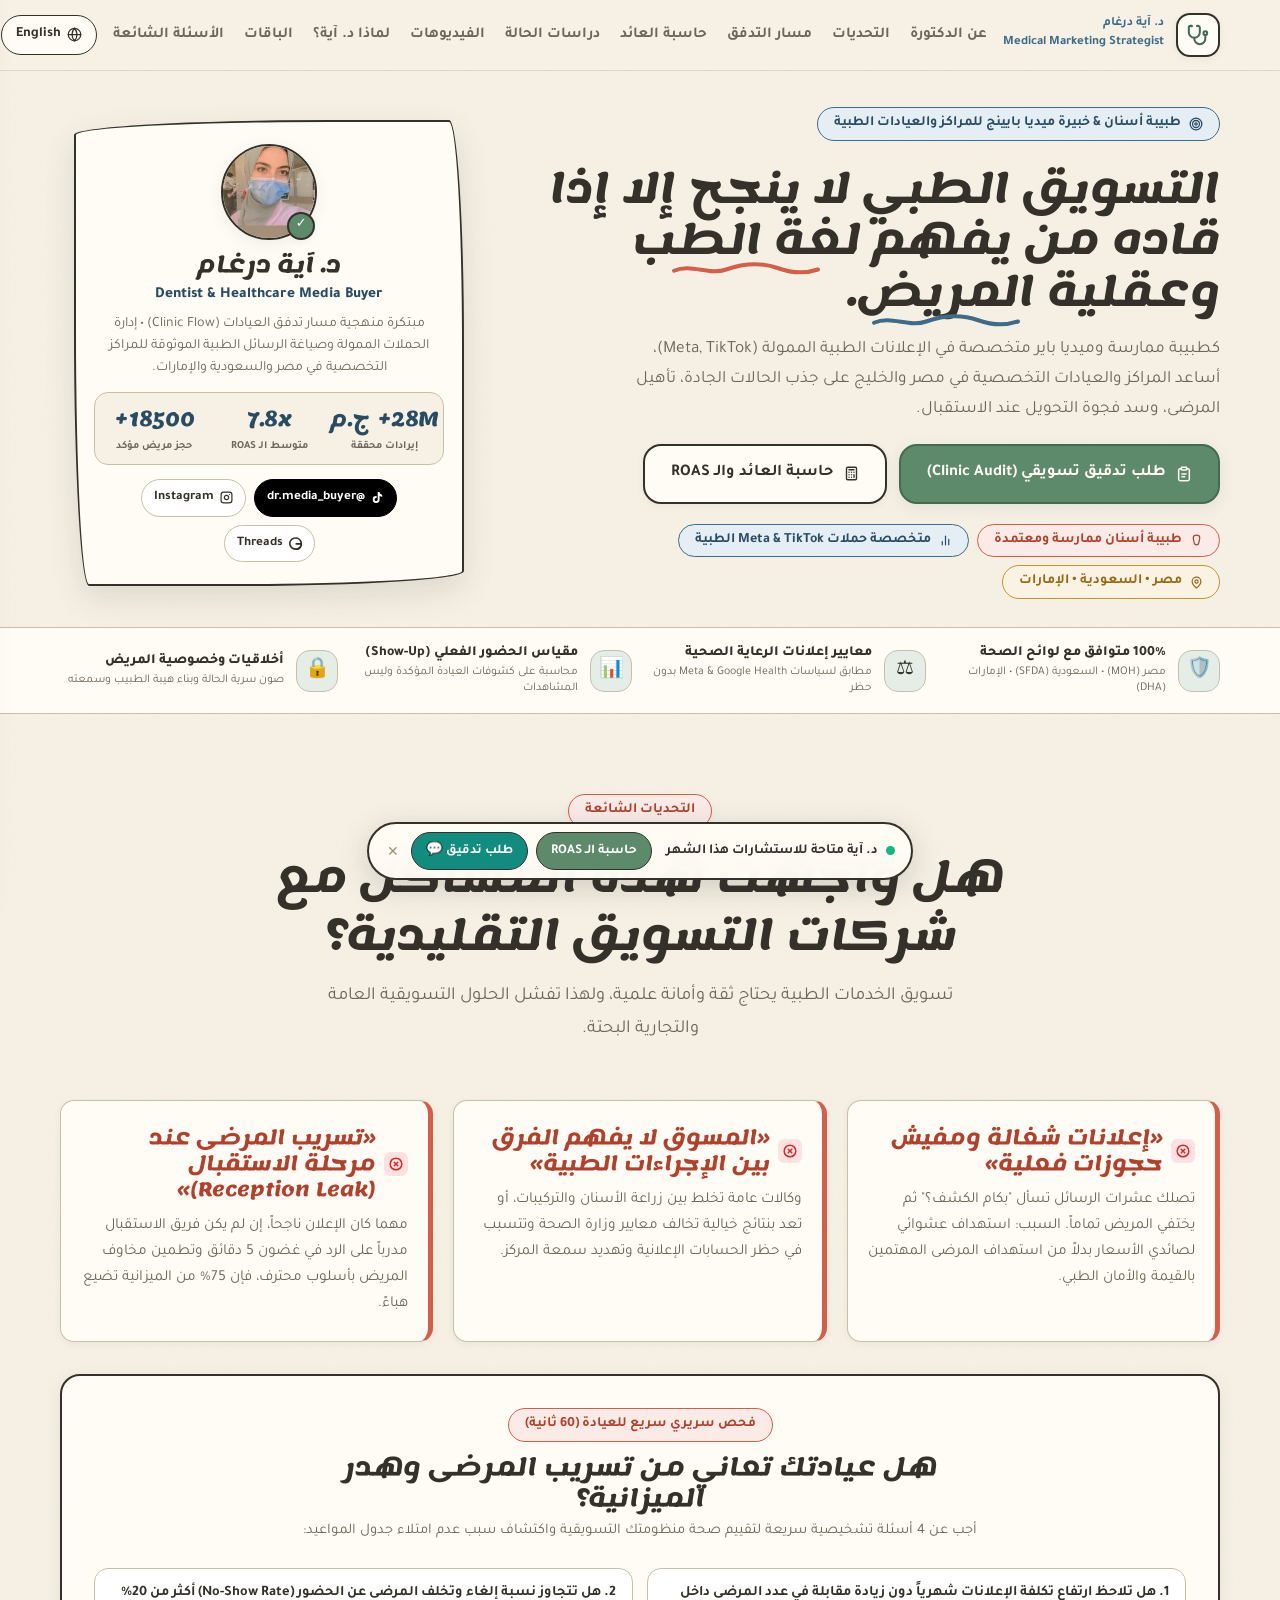
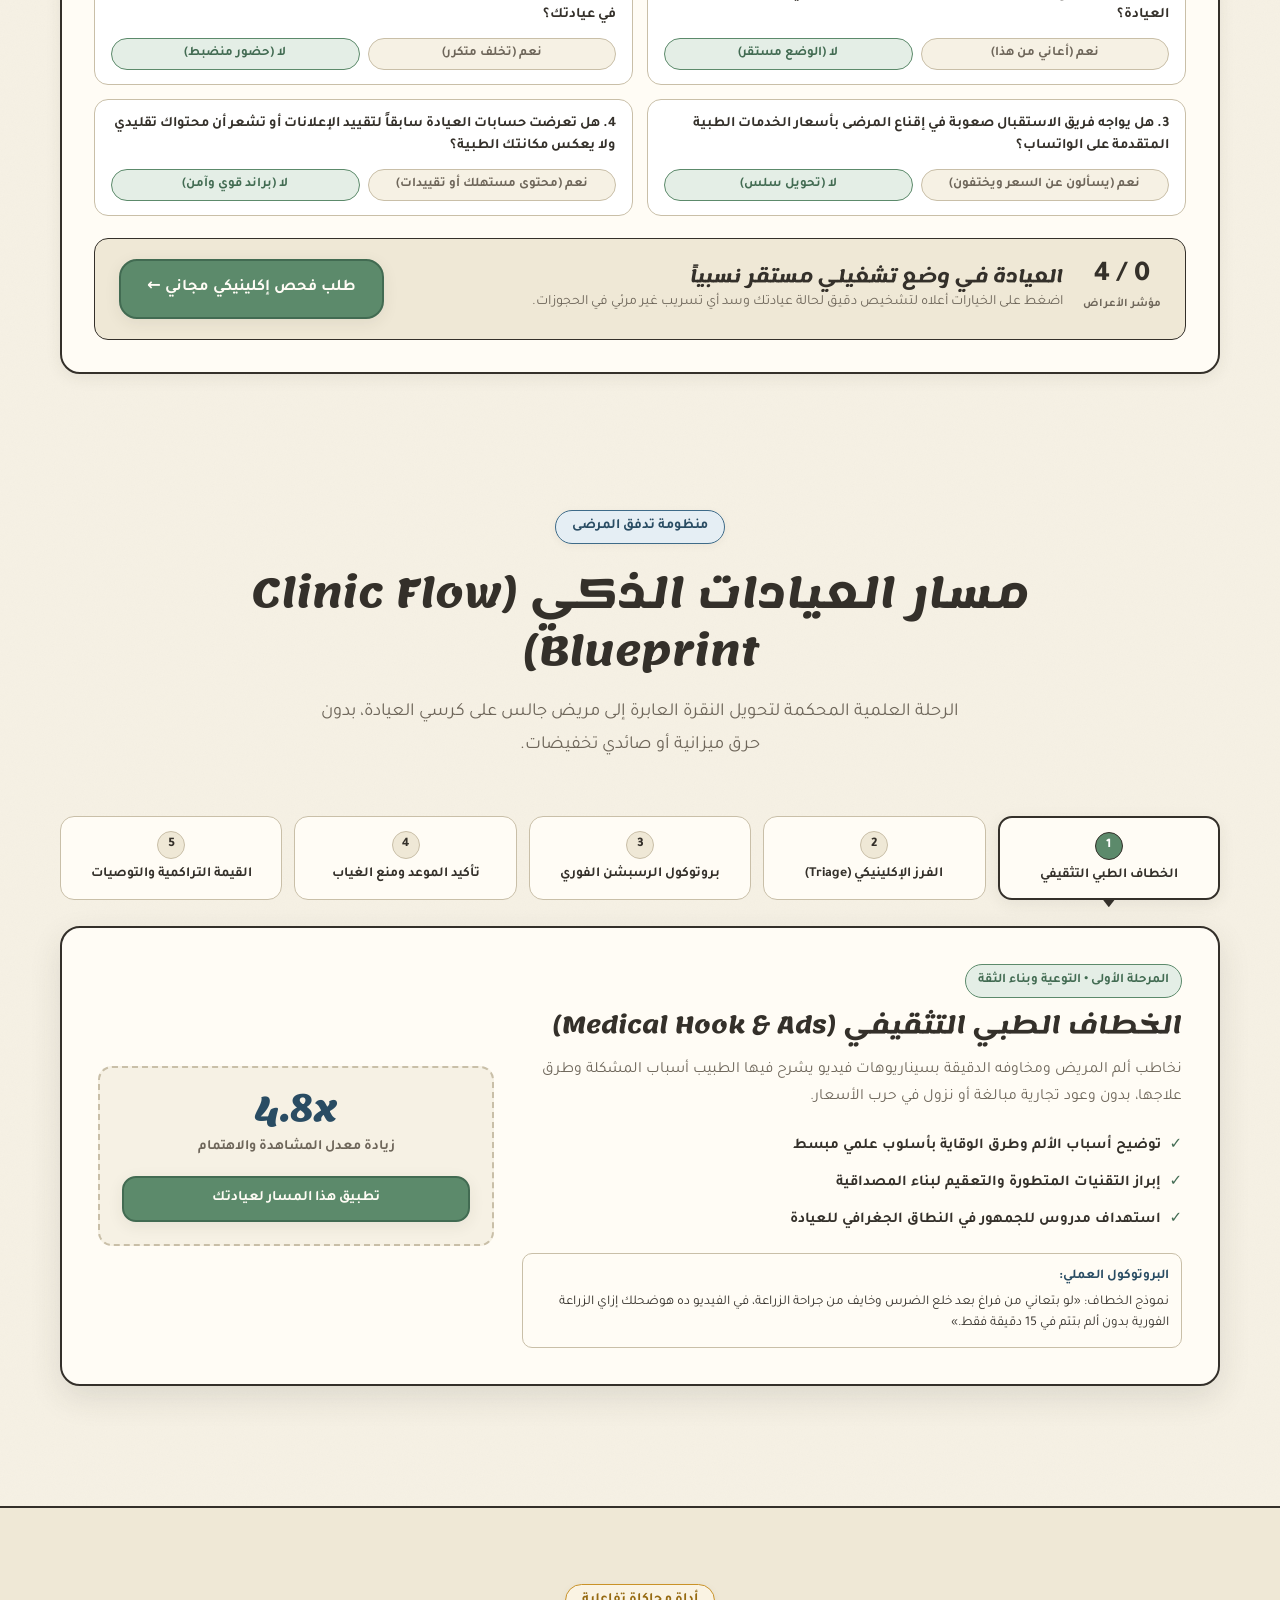
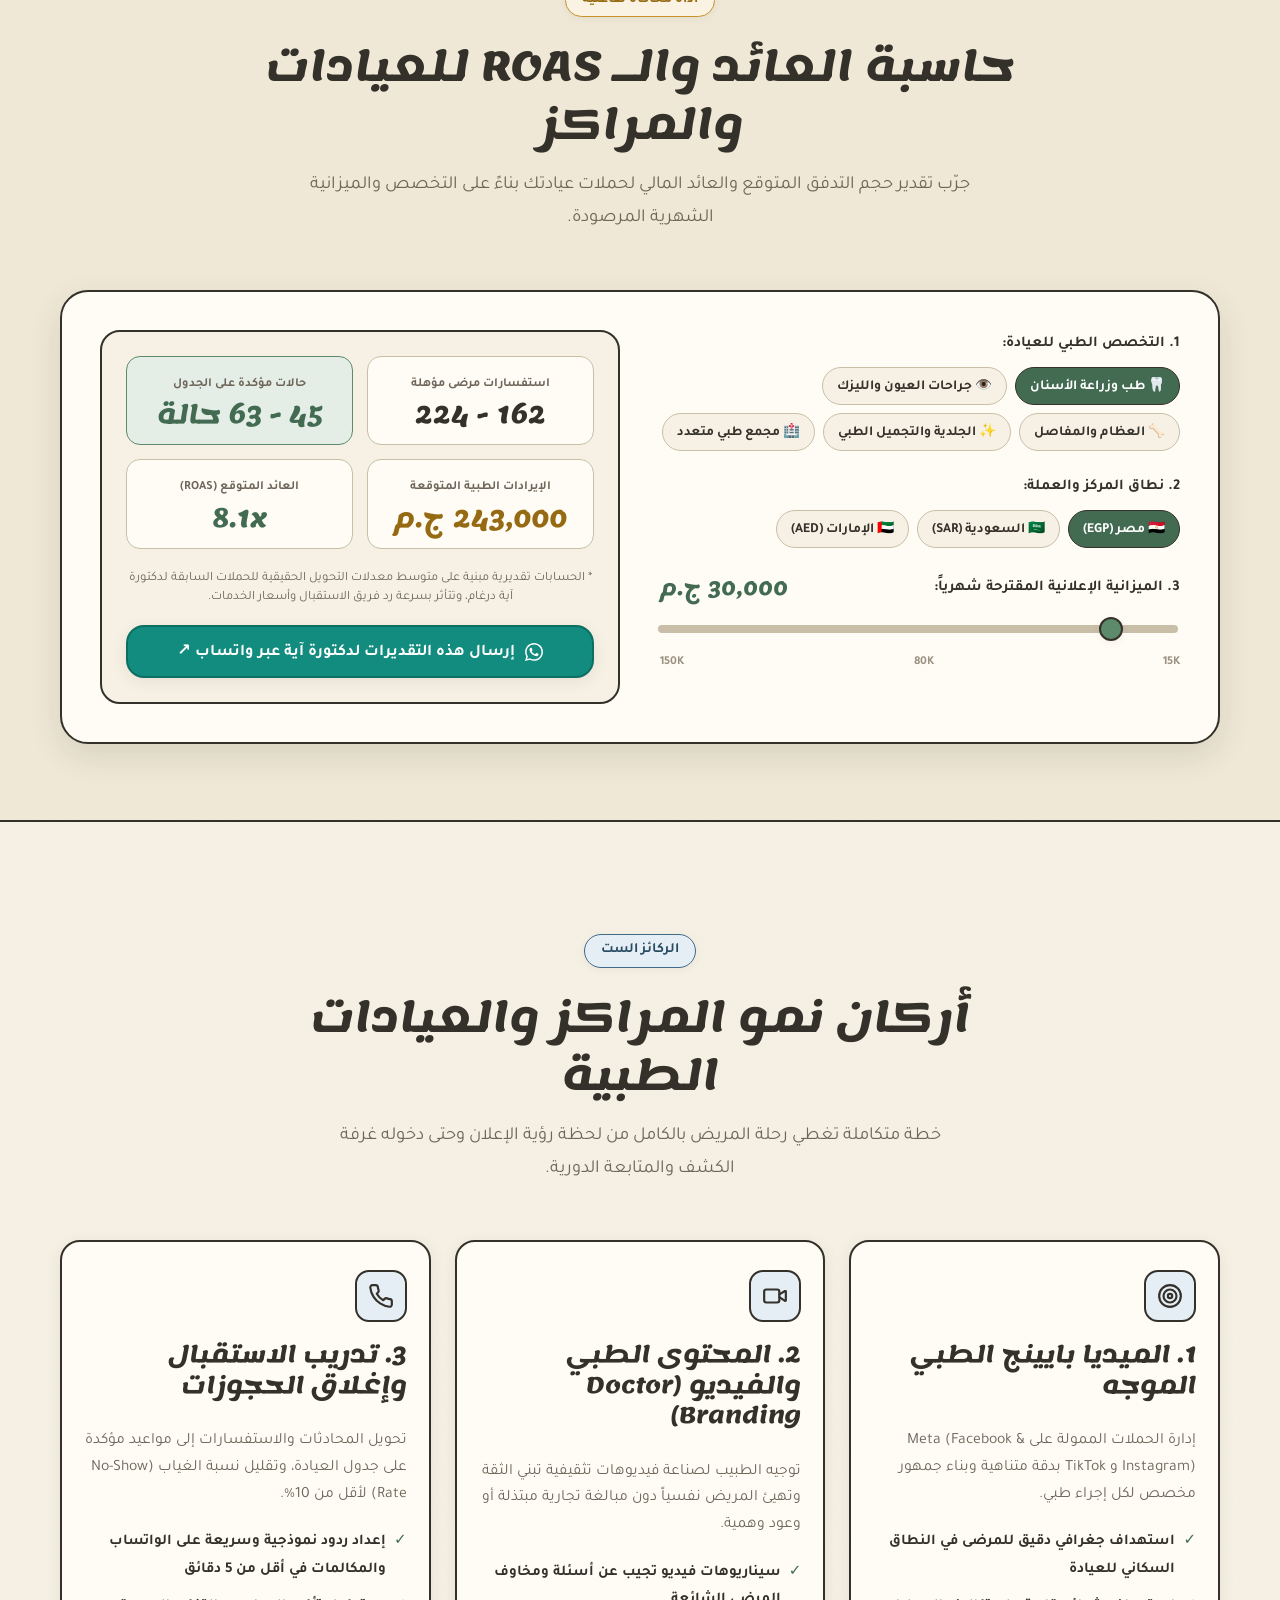
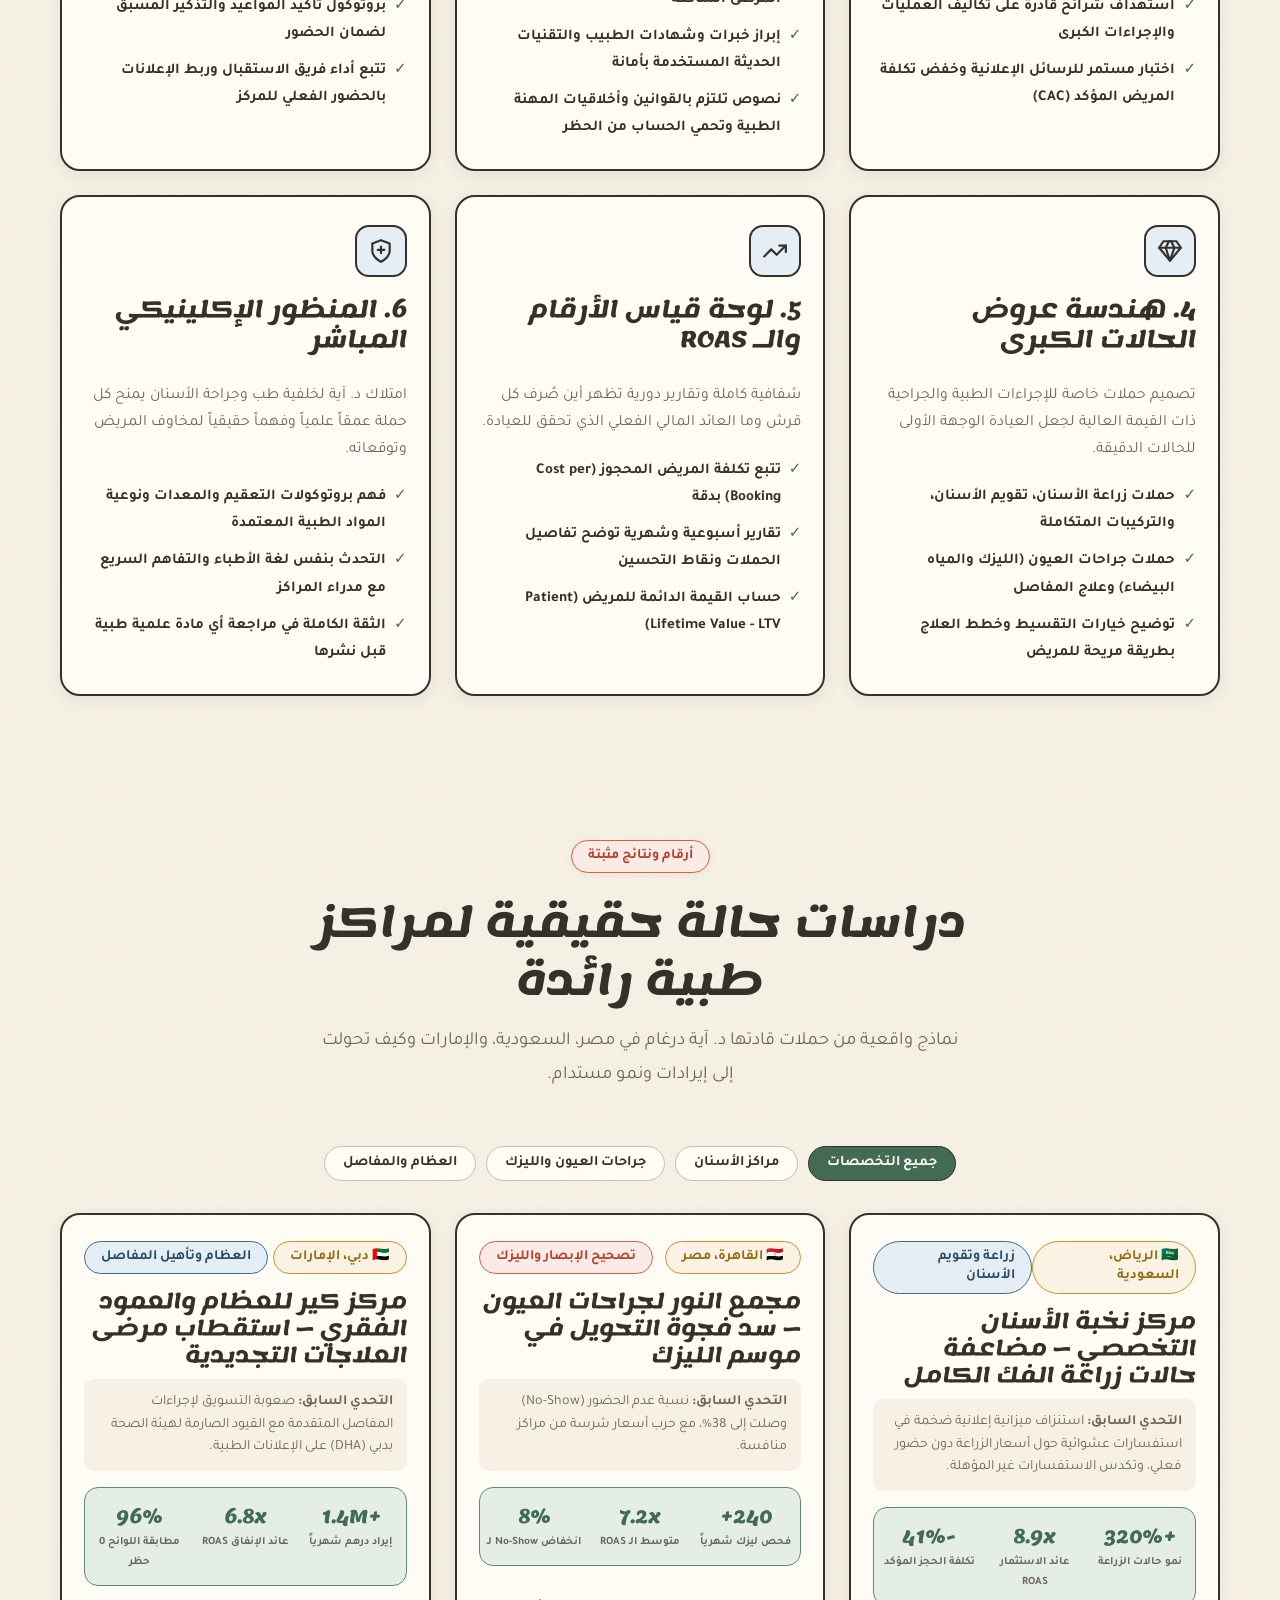
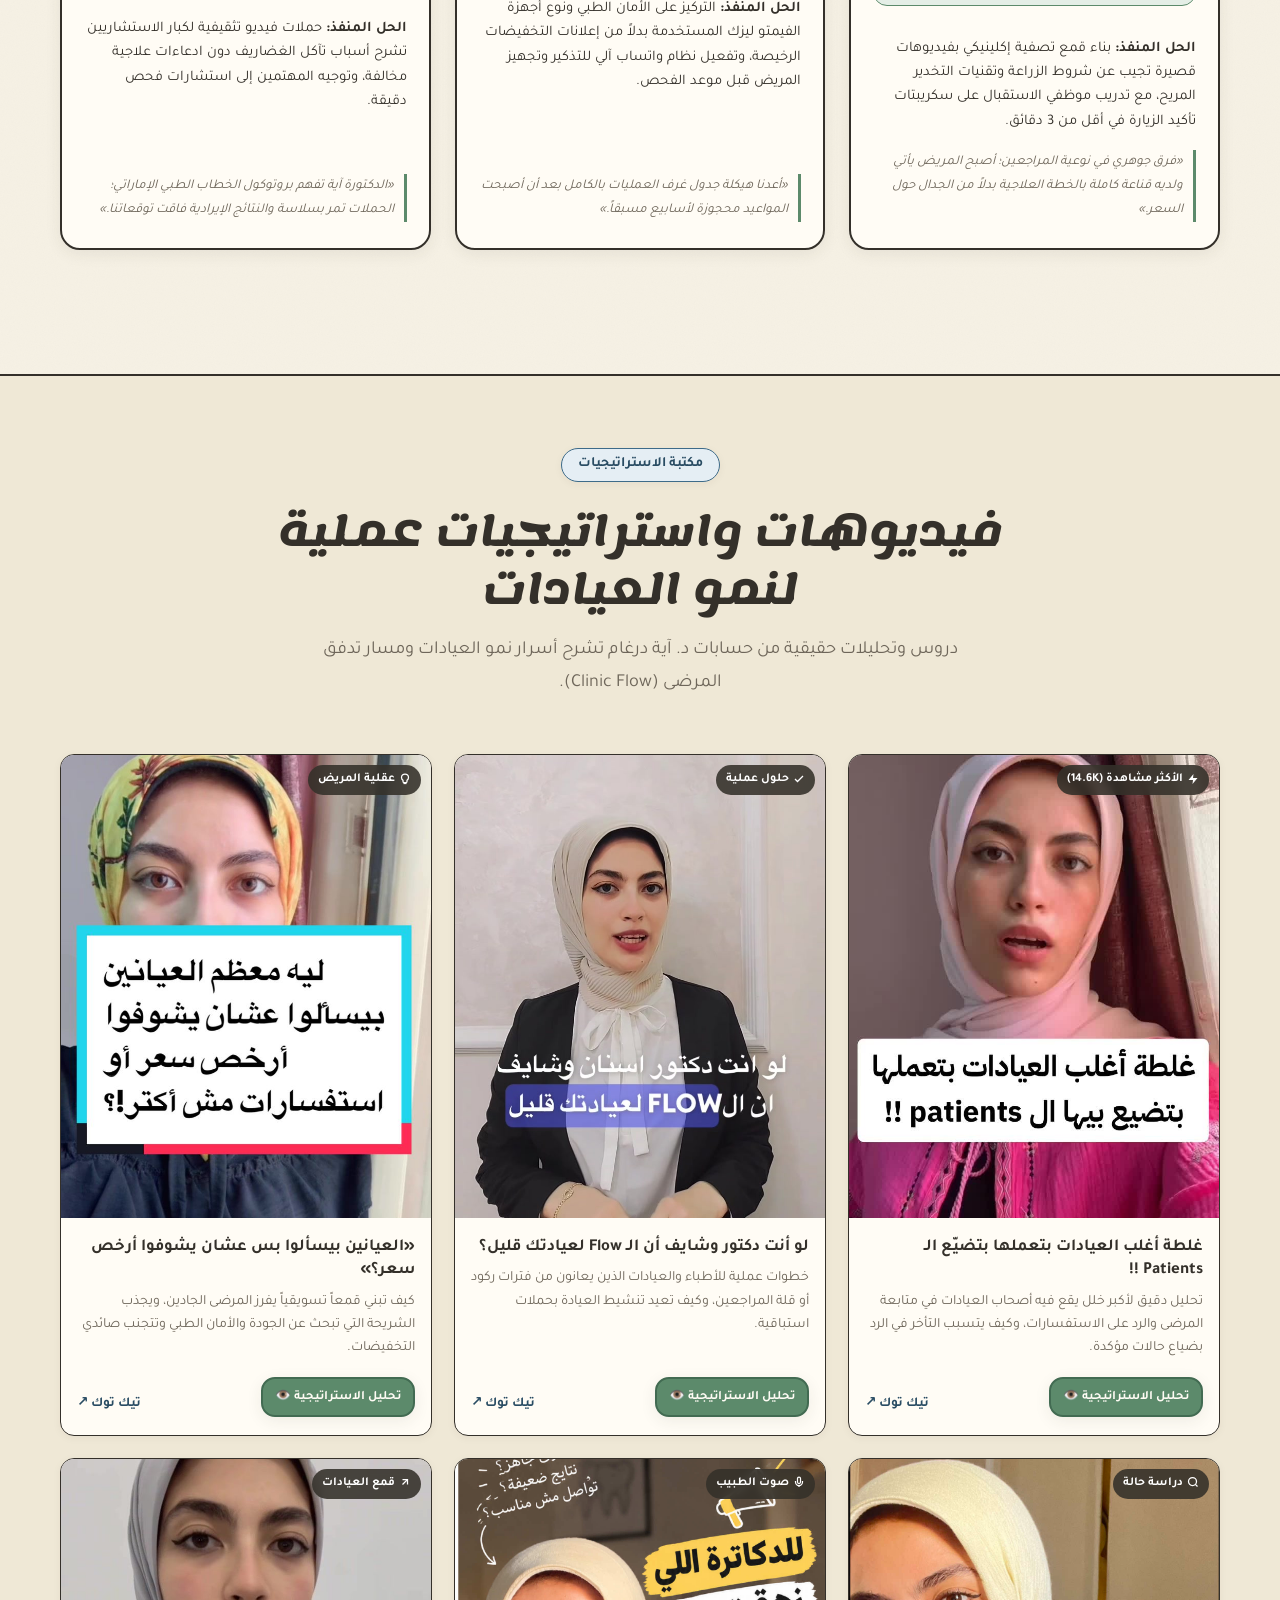
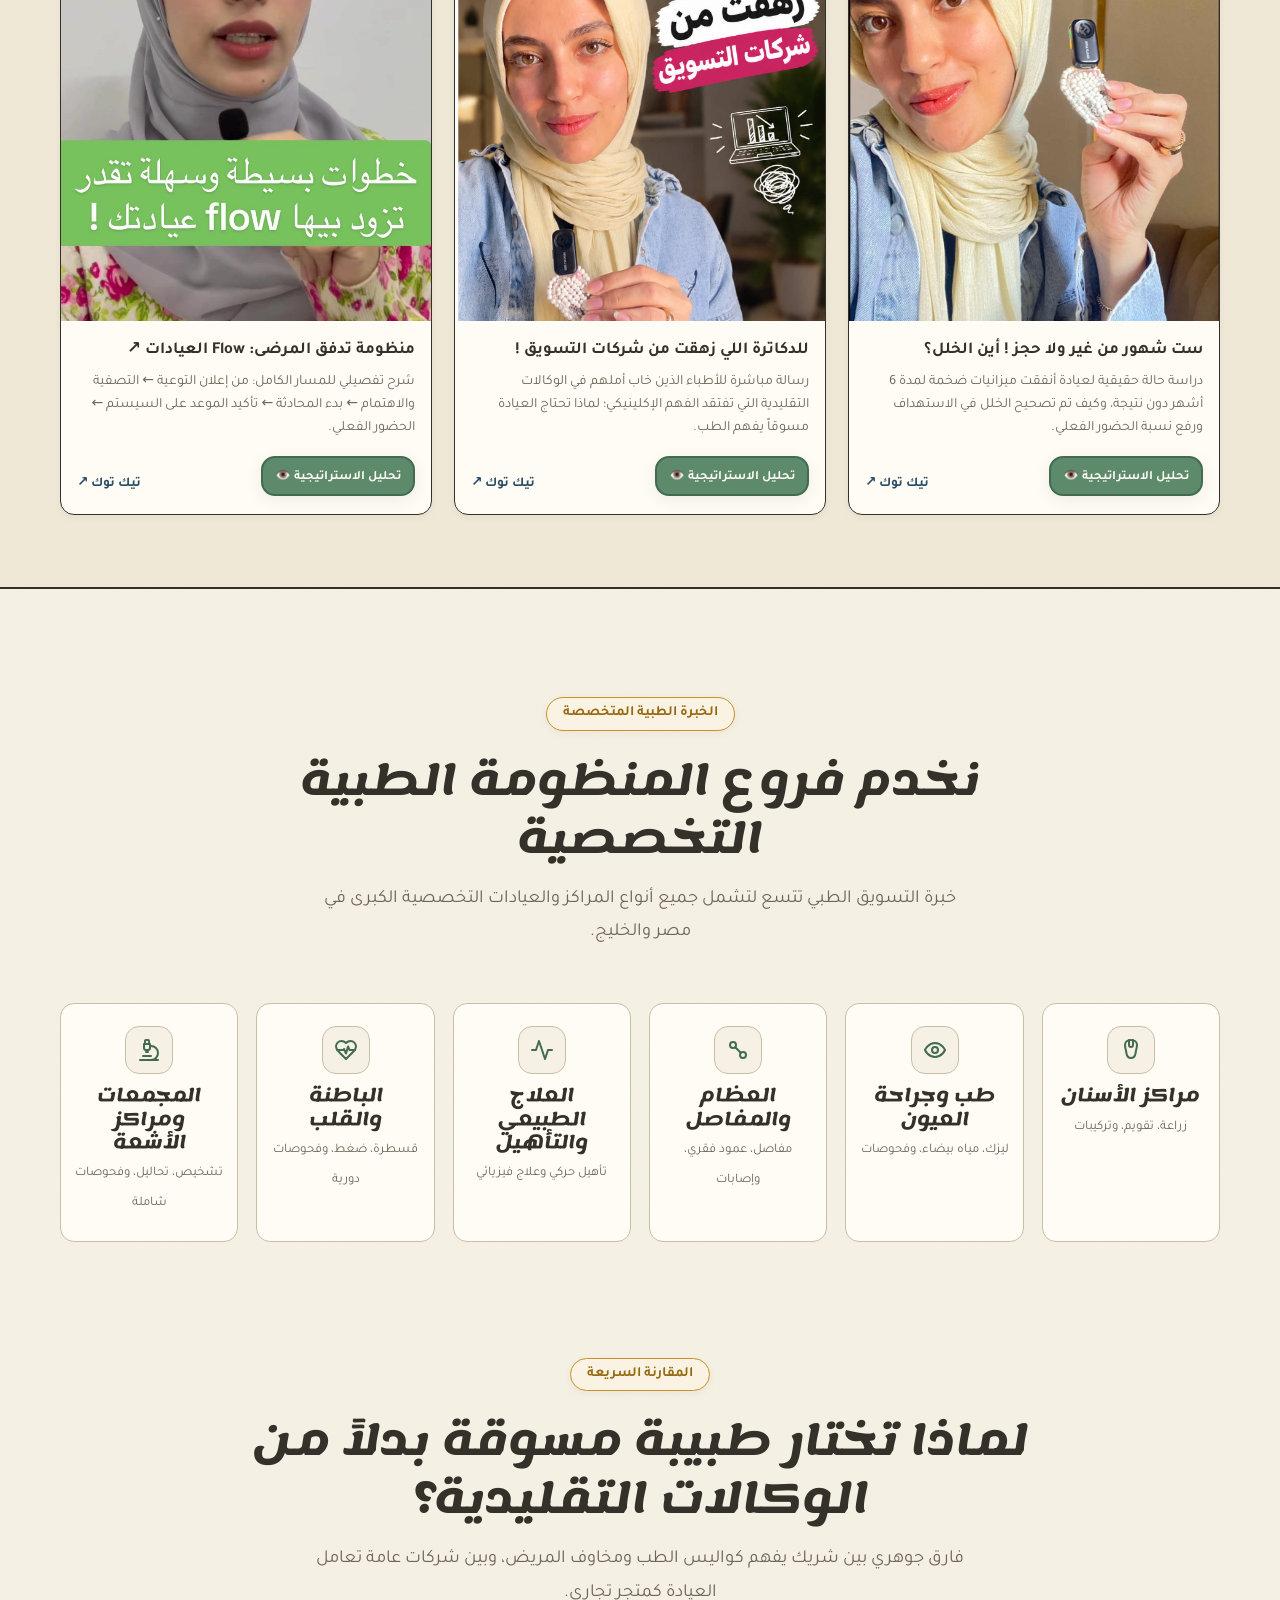
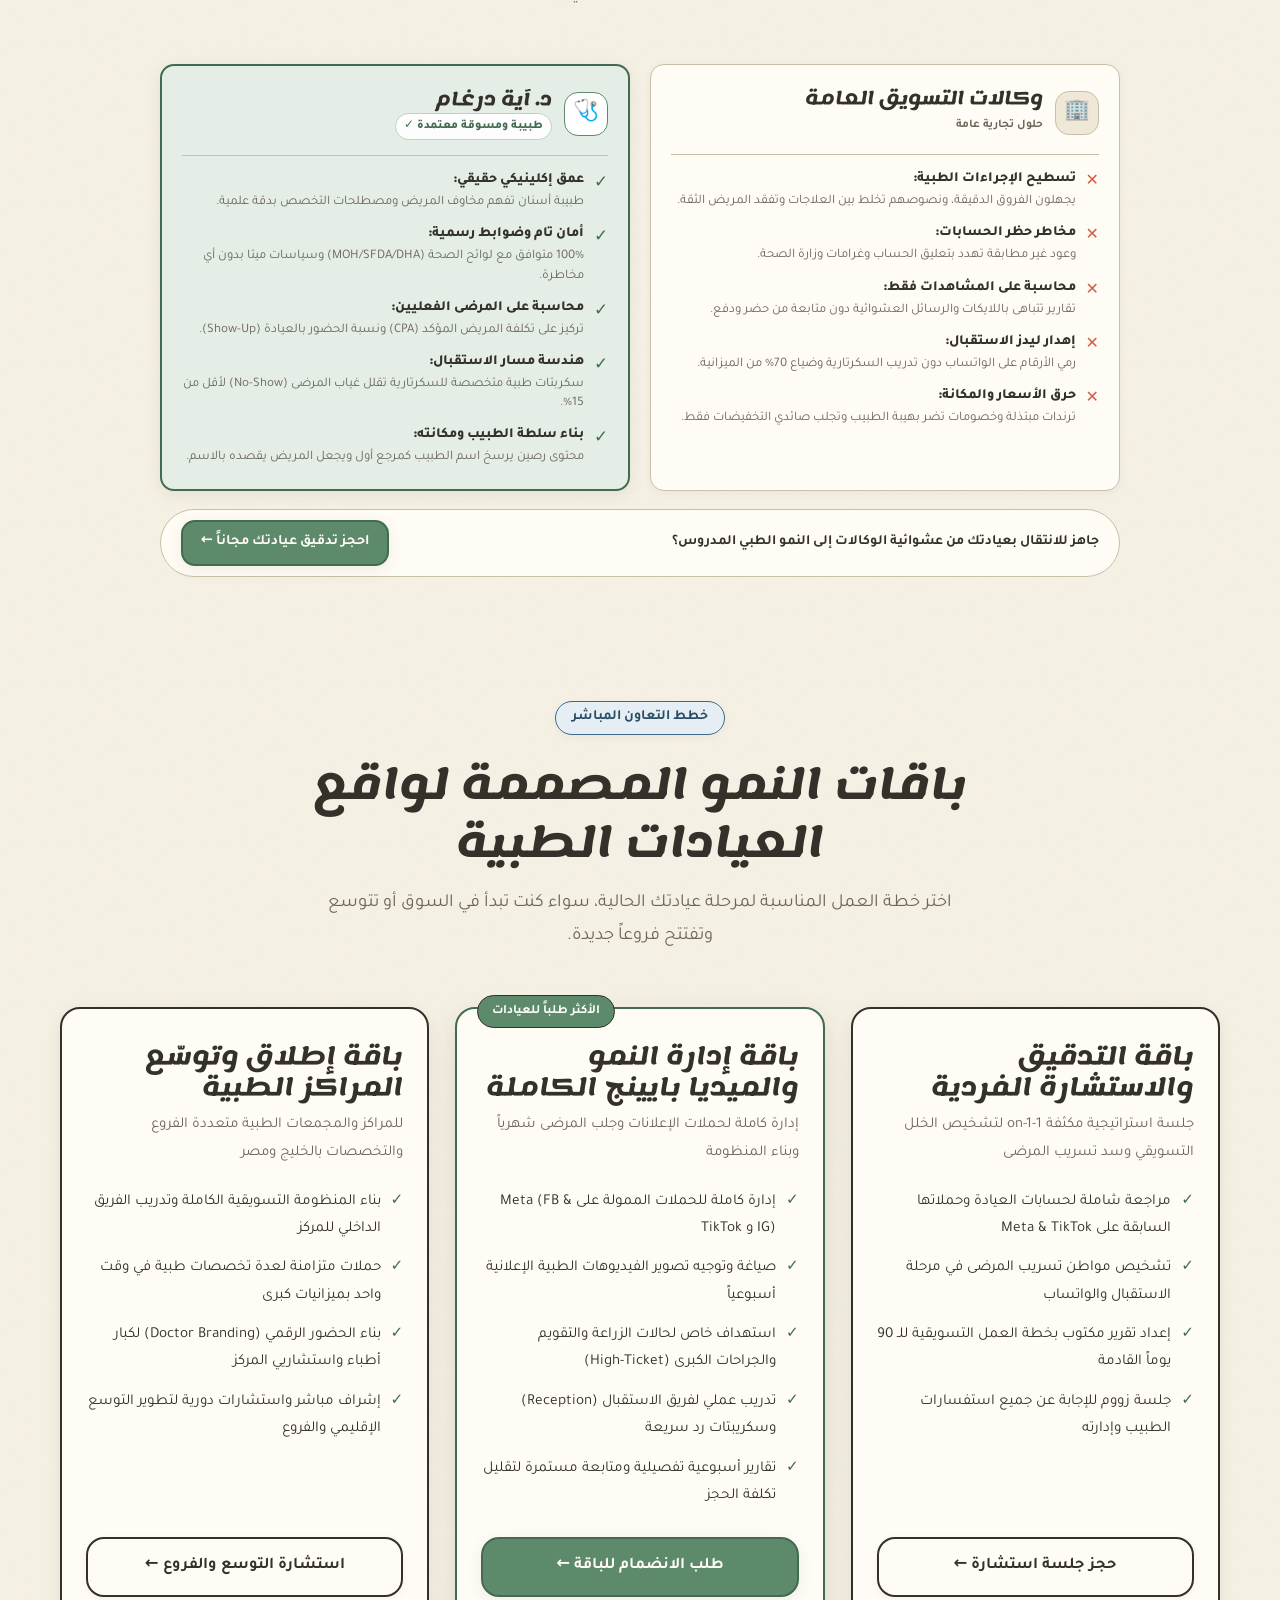
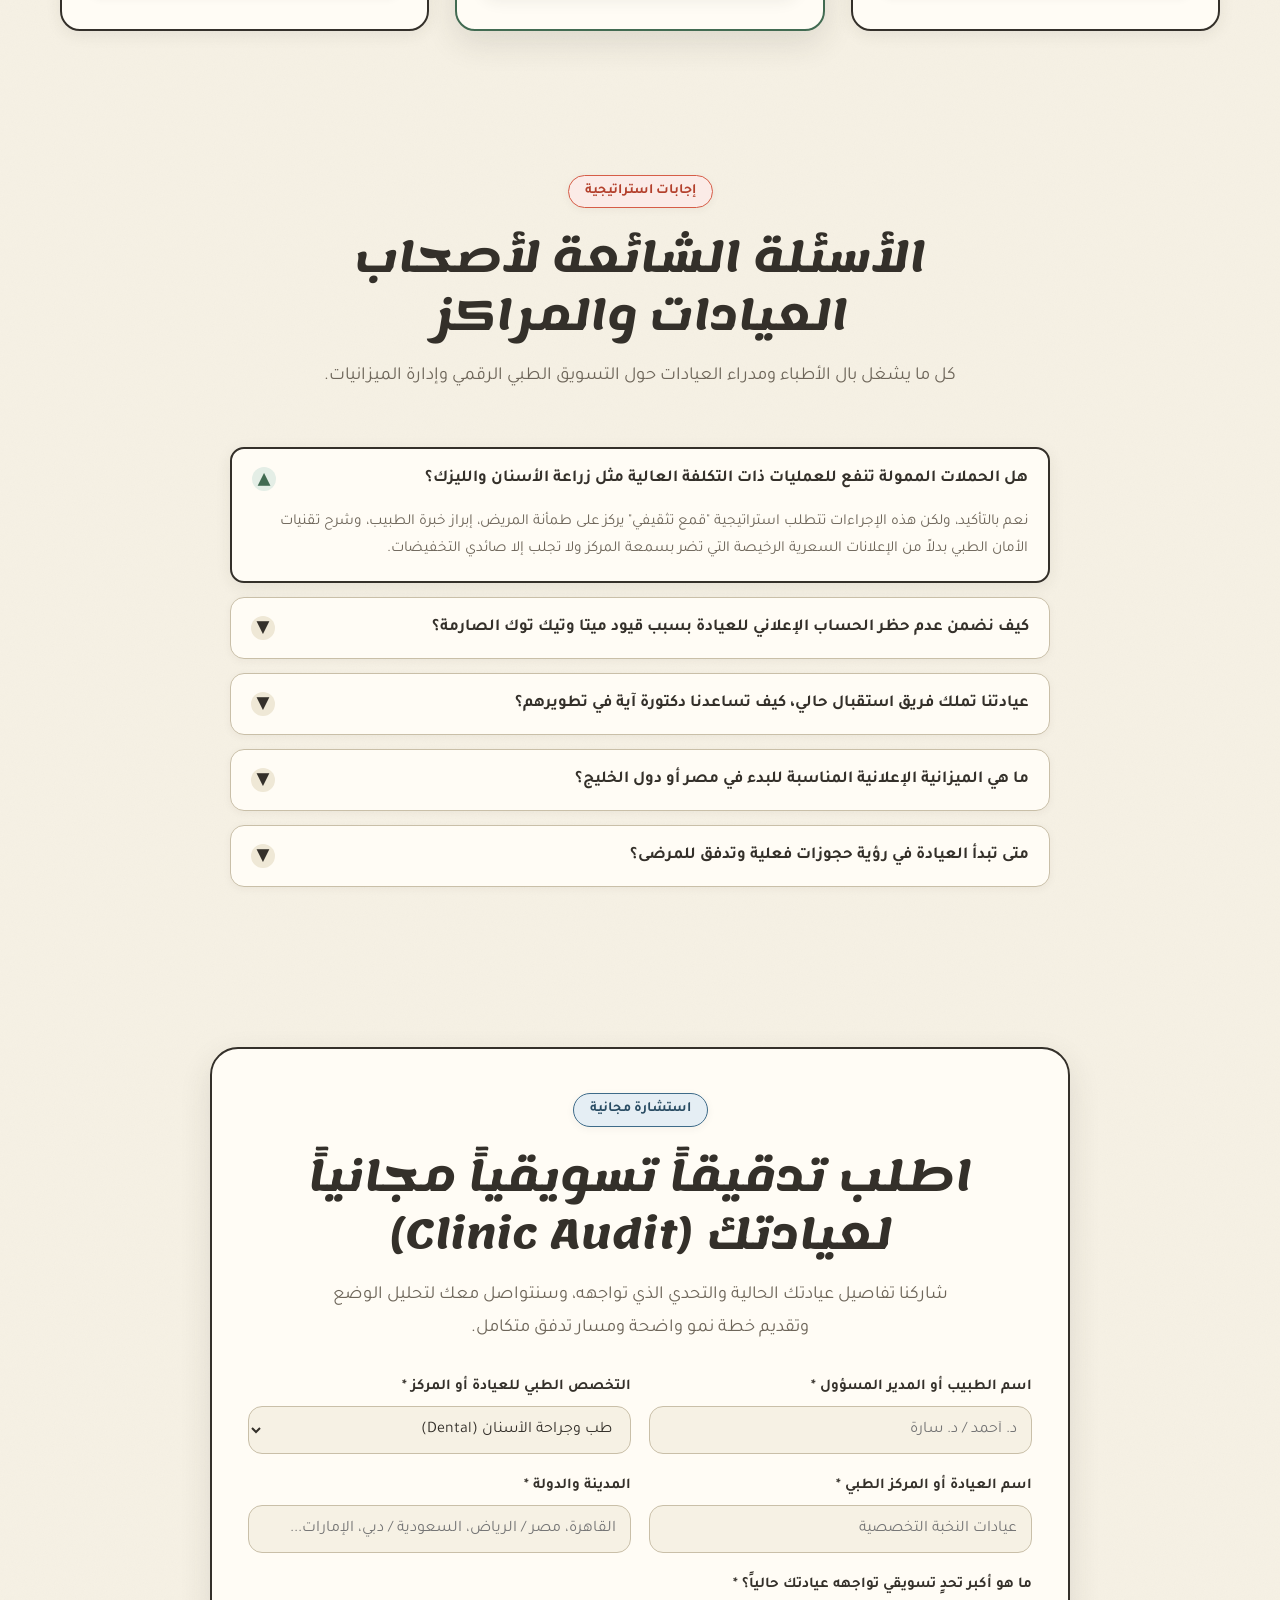
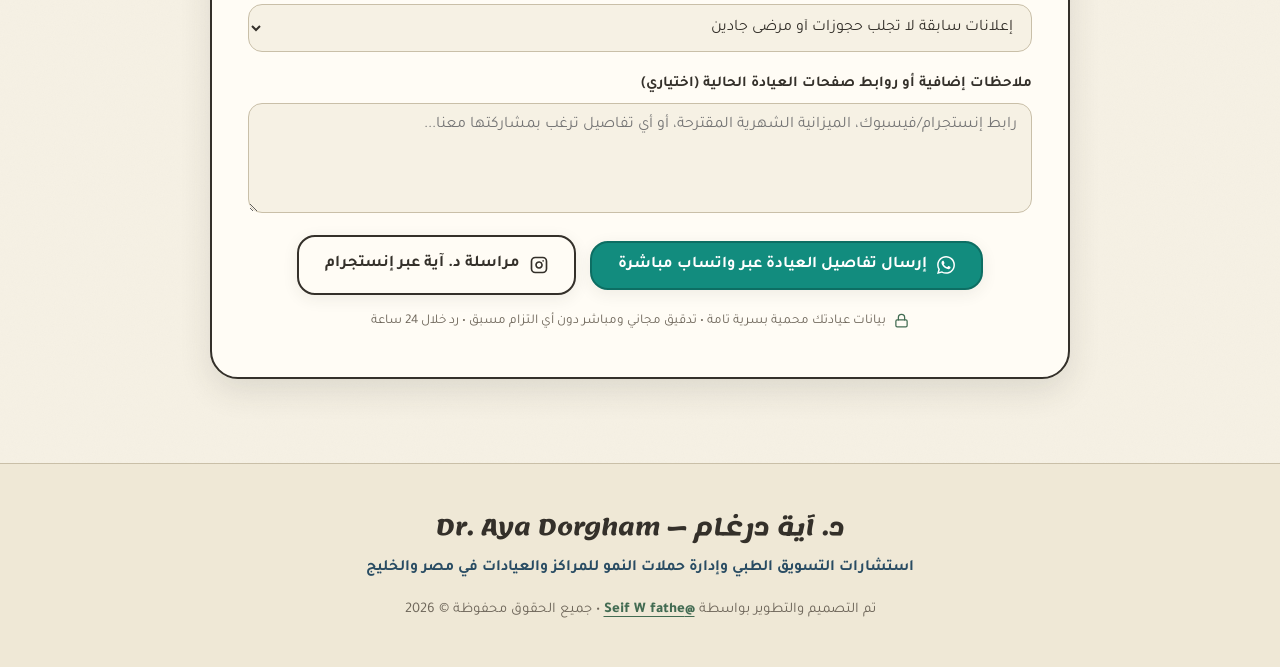
<file: dr-aya/index.html>
<!DOCTYPE html>
<html lang="ar" dir="rtl">
<head>
  <meta charset="UTF-8" />
  <meta name="viewport" content="width=device-width, initial-scale=1.0, viewport-fit=cover" />
  <title>د. آية درغام — استشارات وحملات التسويق الطبي للعيادات والمراكز الصحية</title>
  <meta name="description" content="البورتفوليو الرسمي للدكتورة آية درغام (@dr.media_buyer) — طبيبة أسنان وخبيرة ميديا بايينج للمراكز والعيادات الطبية في مصر، السعودية، والإمارات. حاسبة عائد الاستثمار، منظومة تدفق المرضى، ودراسات حالة حقيقية." />
  <meta name="keywords" content="تسويق طبي, ميديا باير عيادات, تسويق عيادات أسنان, دكتورة آية درغام, تسويق مراكز طبية, إعلانات تيك توك طبية, إعلانات ميتا طبية" />
  <meta name="author" content="د. آية درغام • تصميم وتطوير Seif W fathe" />

  <!-- Canonical & Multilingual SEO -->
  <link rel="canonical" href="https://seifwalidfathe-bot.github.io/dr-aya-portfolio/" />
  <link rel="alternate" hreflang="ar" href="https://seifwalidfathe-bot.github.io/dr-aya-portfolio/" />
  <link rel="alternate" hreflang="en" href="https://seifwalidfathe-bot.github.io/dr-aya-portfolio/index-en.html" />
  <link rel="alternate" hreflang="x-default" href="https://seifwalidfathe-bot.github.io/dr-aya-portfolio/" />

  <!-- Open Graph / Facebook / WhatsApp Preview -->
  <meta property="og:type" content="website" />
  <meta property="og:url" content="https://seifwalidfathe-bot.github.io/dr-aya-portfolio/" />
  <meta property="og:title" content="د. آية درغام — التسويق الطبي المتكامل للمراكز والعيادات التخصصية" />
  <meta property="og:description" content="طبيبة أسنان وميديا باير متخصصة تسد الفجوة بين الإعلانات الممولة والحجوزات المؤكدة في مصر والخليج." />
  <meta property="og:image" content="https://seifwalidfathe-bot.github.io/dr-aya-portfolio/assets/dr-aya-avatar.jpg" />

  <!-- Twitter Card -->
  <meta name="twitter:card" content="summary_large_image" />
  <meta name="twitter:url" content="https://seifwalidfathe-bot.github.io/dr-aya-portfolio/" />
  <meta name="twitter:title" content="د. آية درغام — Medical Marketing Strategist" />
  <meta name="twitter:description" content="إدارة الحملات الممولة وصياغة المنظومة التسويقية للعيادات التخصصية." />
  <meta name="twitter:image" content="https://seifwalidfathe-bot.github.io/dr-aya-portfolio/assets/dr-aya-avatar.jpg" />
  
  <link rel="icon" href="./assets/dr-aya-avatar.jpg" type="image/jpeg" />

  <!-- Performance: Preconnect & Fonts -->
  <link rel="preconnect" href="https://fonts.googleapis.com" />
  <link rel="preconnect" href="https://fonts.gstatic.com" crossorigin />
  <link href="https://fonts.googleapis.com/css2?family=Lemonada:wght@500;600;700&family=Plus+Jakarta+Sans:wght@400;500;600;700;800&family=Tajawal:wght@400;500;700;800&display=swap" rel="stylesheet" />
  <link rel="stylesheet" href="./style.css?v=2.4" />

  <!-- Schema.org Medical & Professional Service Structured Data -->
  <script type="application/ld+json">
  {
    "@context": "https://schema.org",
    "@graph": [
      {
        "@type": "Physician",
        "@id": "https://seifwalidfathe-bot.github.io/dr-aya-portfolio/#physician",
        "name": "Dr. Aya Dorgham (د. آية درغام)",
        "jobTitle": "Dentist & Healthcare Media Buying Strategist",
        "url": "https://seifwalidfathe-bot.github.io/dr-aya-portfolio/",
        "image": "https://seifwalidfathe-bot.github.io/dr-aya-portfolio/assets/dr-aya-avatar.jpg",
        "medicalSpecialty": "Dentistry",
        "description": "طبيبة أسنان واستشارية تسويق طبي متخصصة في إدارة حملات النمو واجتذاب المرضى للمراكز والعيادات في مصر والخليج العربي.",
        "sameAs": [
          "https://www.tiktok.com/@dr.media_buyer",
          "https://www.instagram.com/dentist_aya_dorgham/",
          "https://www.threads.net/@dentist_aya_dorgham"
        ]
      },
      {
        "@type": "ProfessionalService",
        "@id": "https://seifwalidfathe-bot.github.io/dr-aya-portfolio/#service",
        "name": "منظومة التسويق الطبي للعيادات — د. آية درغام",
        "url": "https://seifwalidfathe-bot.github.io/dr-aya-portfolio/",
        "provider": { "@id": "https://seifwalidfathe-bot.github.io/dr-aya-portfolio/#physician" },
        "areaServed": ["EG", "SA", "AE"],
        "serviceType": "Medical Marketing, Healthcare Media Buying, Clinic Patient Acquisition"
      },
      {
        "@type": "FAQPage",
        "mainEntity": [
          {
            "@type": "Question",
            "name": "هل الحملات الممولة مناسبة للإجراءات والعمليات الكبرى كزراعة الأسنان والليزك؟",
            "acceptedAnswer": {
              "@type": "Answer",
              "text": "نعم، ولكن الإجراءات الكبرى تتطلب قمعاً تسويقياً تثقيفياً يبني الثقة أولاً بدلاً من إعلانات الأسعار المباشرة، مع استهداف دقيق للمهتمين بالرعاية طويلة الأمد."
            }
          },
          {
            "@type": "Question",
            "name": "كيف نضمن عدم حظر الحساب الإعلاني بسبب سياسات ميتا وتيك توك الطبية؟",
            "acceptedAnswer": {
              "@type": "Answer",
              "text": "بحكم الخبرة الإكلينيكية، نقوم بصياغة نصوص إعلانية خالية تماماً من الكلمات المحظورة أو الوعود المبالغ فيها، مع الالتزام بالمعايير الصحية العالمية والمحلية."
            }
          },
          {
            "@type": "Question",
            "name": "كيف تساعد د. آية فريق الاستقبال (الرسبشن) في العيادة؟",
            "acceptedAnswer": {
              "@type": "Answer",
              "text": "نقدم سكريبتات رد سريعة ومدروسة طبياً على واتساب والمكالمات للتعامل مع مخاوف المريض وتحويل الاستفسار إلى حجز مؤكد وتقليل نسبة عدم الحضور."
            }
          }
        ]
      }
    ]
  }
  </script>
</head>
<body>

  <!-- ==================== شريط التنقل (Navbar) ==================== -->
  <header class="navbar">
    <div class="container nav-content">
      <a href="#" class="brand-logo" aria-label="الصفحة الرئيسية د. آية درغام">
        <div class="logo-icon">
          <svg width="22" height="22" viewBox="0 0 24 24" fill="none" stroke="currentColor" stroke-width="2.2" stroke-linecap="round" stroke-linejoin="round">
            <path d="M4.8 2.3A.3.3 0 1 0 5 2H4a2 2 0 0 0-2 2v5a6 6 0 0 0 6 6v0a6 6 0 0 0 6-6V4a2 2 0 0 0-2-2h-1a.2.2 0 1 0 .3.3"/>
            <path d="M8 15v1a6 6 0 0 0 6 6v0a6 6 0 0 0 6-6v-4"/>
            <circle cx="20" cy="10" r="2"/>
          </svg>
        </div>
        <div class="logo-text">
          <span class="logo-title">د. آية درغام</span>
          <span class="logo-subtitle">Medical Marketing Strategist</span>
        </div>
      </a>

      <!-- روابط الديسكتوب المتناسقة -->
      <nav aria-label="التنقل الرئيسي">
        <ul class="nav-links">
          <li><a href="#about">عن الدكتورة</a></li>
          <li><a href="#pain-points">التحديات</a></li>
          <li><a href="#clinic-flow">مسار التدفق</a></li>
          <li><a href="#roi-calculator">حاسبة العائد</a></li>
          <li><a href="#case-studies">دراسات الحالة</a></li>
          <li><a href="#videos">الفيديوهات</a></li>
          <li><a href="#comparison">لماذا د. آية؟</a></li>
          <li><a href="#packages">الباقات</a></li>
          <li><a href="#faq">الأسئلة الشائعة</a></li>
        </ul>
      </nav>

      <div class="nav-actions">
        <a href="./index-en.html" class="lang-switch" title="Switch to English version">
          <svg width="15" height="15" viewBox="0 0 24 24" fill="none" stroke="currentColor" stroke-width="2" stroke-linecap="round" stroke-linejoin="round">
            <circle cx="12" cy="12" r="10"/><line x1="2" x2="22" y1="12" y2="12"/><path d="M12 2a15.3 15.3 0 0 1 4 10 15.3 15.3 0 0 1-4 10 15.3 15.3 0 0 1-4-10 15.3 15.3 0 0 1 4-10z"/>
          </svg>
          <span>English</span>
        </a>
        <a href="#contact" class="btn btn-sm nav-cta">طلب استشارة</a>
        <!-- زر القائمة للأجهزة اللوحية والموبايل -->
        <button class="menu-btn" id="menuBtn" aria-label="فتح القائمة" onclick="toggleNavDrawer(true)">
          <span></span>
          <span></span>
          <span></span>
        </button>
      </div>
    </div>
  </header>

  <!-- القائمة الجانبية للشاشات المتوسطة والصغيرة (Mobile & Tablet Drawer) -->
  <div class="nav-backdrop" id="navBackdrop" onclick="toggleNavDrawer(false)"></div>
  <aside class="nav-drawer" id="navDrawer" aria-label="قائمة الهاتف">
    <div class="drawer-header">
      <div class="drawer-brand">
        <div class="logo-icon">
          <svg width="20" height="20" viewBox="0 0 24 24" fill="none" stroke="currentColor" stroke-width="2.2" stroke-linecap="round" stroke-linejoin="round">
            <path d="M4.8 2.3A.3.3 0 1 0 5 2H4a2 2 0 0 0-2 2v5a6 6 0 0 0 6 6v0a6 6 0 0 0 6-6V4a2 2 0 0 0-2-2h-1a.2.2 0 1 0 .3.3"/>
            <path d="M8 15v1a6 6 0 0 0 6 6v0a6 6 0 0 0 6-6v-4"/>
            <circle cx="20" cy="10" r="2"/>
          </svg>
        </div>
        <div>
          <span class="drawer-title" style="font-size:1.1rem; font-weight:700; display:block;">د. آية درغام</span>
          <span style="font-size:0.8rem; color:var(--marketing-deep); font-weight:700;">تسويق المراكز والعيادات</span>
        </div>
      </div>
      <button class="drawer-close" onclick="toggleNavDrawer(false)" aria-label="إغلاق القائمة">✕</button>
    </div>
    <ul class="drawer-links">
      <li><a href="#about" onclick="toggleNavDrawer(false)">عن الدكتورة</a></li>
      <li><a href="#pain-points" onclick="toggleNavDrawer(false)">تحديات العيادات</a></li>
      <li><a href="#clinic-flow" onclick="toggleNavDrawer(false)">مسار تدفق المرضى</a></li>
      <li><a href="#roi-calculator" onclick="toggleNavDrawer(false)">حاسبة العائد والـ ROAS</a></li>
      <li><a href="#case-studies" onclick="toggleNavDrawer(false)">دراسات الحالة والنتائج</a></li>
      <li><a href="#videos" onclick="toggleNavDrawer(false)">الفيديوهات والاستراتيجيات</a></li>
      <li><a href="#comparison" onclick="toggleNavDrawer(false)">لماذا د. آية درغام؟</a></li>
      <li><a href="#niches" onclick="toggleNavDrawer(false)">التخصصات الطبية</a></li>
      <li><a href="#packages" onclick="toggleNavDrawer(false)">باقات النمو</a></li>
      <li><a href="#faq" onclick="toggleNavDrawer(false)">الأسئلة الشائعة</a></li>
      <li><a href="./index-en.html">🌐 English Version</a></li>
    </ul>
    <div class="drawer-footer">
      <a href="#contact" class="btn" style="width:100%;" onclick="toggleNavDrawer(false)">طلب تدقيق تسويقي (Audit)</a>
    </div>
  </aside>

  <main>
    <!-- ==================== قسم الهيرو (Hero) ==================== -->
    <section class="hero" id="about">
      <div class="container hero-grid">
        <div class="hero-content">
          <div class="pill pill-marketing" style="margin-bottom:12px;">
            <svg width="14" height="14" viewBox="0 0 24 24" fill="none" stroke="currentColor" stroke-width="2.2" stroke-linecap="round" stroke-linejoin="round">
              <circle cx="12" cy="12" r="10"/><circle cx="12" cy="12" r="6"/><circle cx="12" cy="12" r="2"/>
            </svg>
            <span>طبيبة أسنان & خبيرة ميديا بايينج للمراكز والعيادات الطبية</span>
          </div>

          <h1>
            التسويق الطبي لا ينجح إلا إذا قاده من يفهم <span class="squiggle medical">لغة الطب</span> وعقلية <span class="squiggle marketing">المريض</span>.
          </h1>

          <p class="hero-desc">
            كطبيبة ممارسة وميديا باير متخصصة في الإعلانات الطبية الممولة (Meta, TikTok)، أساعد المراكز والعيادات التخصصية في مصر والخليج على جذب الحالات الجادة، تأهيل المرضى، وسد فجوة التحويل عند الاستقبال.
          </p>

          <div class="hero-actions">
            <a href="#contact" class="btn">
              <svg width="16" height="16" viewBox="0 0 24 24" fill="none" stroke="currentColor" stroke-width="2.2" stroke-linecap="round" stroke-linejoin="round"><path d="M16 4h2a2 2 0 0 1 2 2v14a2 2 0 0 1-2 2H6a2 2 0 0 1-2-2V6a2 2 0 0 1 2-2h2"/><rect x="8" y="2" width="8" height="4" rx="1" ry="1"/><line x1="9" y1="12" x2="15" y2="12"/><line x1="9" y1="16" x2="13" y2="16"/></svg>
              <span>طلب تدقيق تسويقي (Clinic Audit)</span>
            </a>
            <a href="#roi-calculator" class="btn btn-secondary">
              <svg width="15" height="15" viewBox="0 0 24 24" fill="none" stroke="currentColor" stroke-width="2.2" stroke-linecap="round" stroke-linejoin="round"><rect width="16" height="20" x="4" y="2" rx="2"/><line x1="8" x2="16" y1="6" y2="6"/><line x1="16" x2="16" y1="14" y2="18"/><path d="M8 10h.01"/><path d="M12 10h.01"/><path d="M16 10h.01"/><path d="M8 14h.01"/><path d="M12 14h.01"/><path d="M8 18h.01"/><path d="M12 18h.01"/></svg>
              <span>حاسبة العائد والـ ROAS</span>
            </a>
          </div>

          <div class="hero-badges">
            <div class="pill pill-medical">
              <svg width="13" height="13" viewBox="0 0 24 24" fill="none" stroke="currentColor" stroke-width="2.2" stroke-linecap="round" stroke-linejoin="round"><path d="M12 2C8.5 2 6 4 6 7c0 2.5 1 5 1.5 8.5.5 3 2 4.5 4.5 4.5s4-1.5 4.5-4.5C17 12 18 9.5 18 7c0-3-2.5-5-6-5Z"/></svg>
              <span>طبيبة أسنان ممارسة ومعتمدة</span>
            </div>
            <div class="pill pill-marketing">
              <svg width="13" height="13" viewBox="0 0 24 24" fill="none" stroke="currentColor" stroke-width="2.2" stroke-linecap="round" stroke-linejoin="round"><line x1="18" y1="20" x2="18" y2="10"/><line x1="12" y1="20" x2="12" y2="4"/><line x1="6" y1="20" x2="6" y2="14"/></svg>
              <span>متخصصة حملات Meta & TikTok الطبية</span>
            </div>
            <div class="pill pill-gold">
              <svg width="13" height="13" viewBox="0 0 24 24" fill="none" stroke="currentColor" stroke-width="2.2" stroke-linecap="round" stroke-linejoin="round"><path d="M20 10c0 6-8 12-8 12s-8-6-8-12a8 8 0 0 1 16 0Z"/><circle cx="12" cy="10" r="3"/></svg>
              <span>مصر • السعودية • الإمارات</span>
            </div>
          </div>
        </div>

        <!-- كارت البروفايل اليدوي في الهيرو -->
        <div class="hero-card-col">
          <div class="profile-card">
            <div class="profile-img-wrap">
              <img src="./assets/dr-aya-avatar.jpg" alt="د. آية درغام" class="profile-img" />
              <div class="avatar-badge" title="طبيبة معتمدة">✓</div>
            </div>

            <h3>د. آية درغام</h3>
            <div class="profile-role">Dentist & Healthcare Media Buyer</div>
            <div class="profile-bio-text">
              مبتكرة منهجية مسار تدفق العيادات (Clinic Flow) • إدارة الحملات الممولة وصياغة الرسائل الطبية الموثوقة للمراكز التخصصية في مصر والسعودية والإمارات.
            </div>

            <div class="profile-stats">
              <div>
                <div class="p-stat-val" data-counter="28" data-suffix="M+ ج.م">+28M ج.م</div>
                <div class="p-stat-lbl">إيرادات محققة</div>
              </div>
              <div>
                <div class="p-stat-val" data-counter="7.8" data-suffix="x" data-decimals="1">7.8x</div>
                <div class="p-stat-lbl">متوسط الـ ROAS</div>
              </div>
              <div>
                <div class="p-stat-val" data-counter="18500" data-suffix="+">+18,500</div>
                <div class="p-stat-lbl">حجز مريض مؤكد</div>
              </div>
            </div>

            <div class="profile-socials">
              <a href="https://www.tiktok.com/@dr.media_buyer" target="_blank" rel="noopener" class="social-chip" style="background:#000; color:#fff; border-color:#000;">
                <svg width="13" height="13" viewBox="0 0 24 24" fill="currentColor" class="social-icon"><path d="M19.59 6.69a4.83 4.83 0 0 1-3.77-4.25V2h-3.45v13.67a2.89 2.89 0 0 1-5.2 1.74 2.89 2.89 0 0 1 2.31-4.64c.29 0 .58.04.85.12V9.36a6.34 6.34 0 0 0-.85-.06A6.34 6.34 0 0 0 3.15 15.64a6.34 6.34 0 0 0 6.34 6.36 6.34 6.34 0 0 0 6.34-6.36V9.07a8.28 8.28 0 0 0 4.76 1.49v-3.46c-.34 0-.68-.13-1-.41Z"/></svg>
                <span>@dr.media_buyer</span>
              </a>
              <a href="https://www.instagram.com/dentist_aya_dorgham/" target="_blank" rel="noopener" class="social-chip">
                <svg width="13" height="13" viewBox="0 0 24 24" fill="none" stroke="currentColor" stroke-width="2.2" stroke-linecap="round" stroke-linejoin="round" class="social-icon"><rect width="20" height="20" x="2" y="2" rx="5" ry="5"/><path d="M16 11.37A4 4 0 1 1 12.63 8 4 4 0 0 1 16 11.37z"/><line x1="17.5" x2="17.51" y1="6.5" y2="6.5"/></svg>
                <span>Instagram</span>
              </a>
              <a href="https://www.threads.net/@dentist_aya_dorgham" target="_blank" rel="noopener" class="social-chip">
                <svg width="13" height="13" viewBox="0 0 24 24" fill="currentColor" class="social-icon"><path d="M12.186 24C5.46 24 0 18.672 0 12.122 0 5.571 5.46.243 12.186.243c6.643 0 11.968 5.174 12.177 11.666h-3.141c-.2-4.736-4.072-8.497-9.036-8.497-5.068 0-9.176 4.01-9.176 8.71 0 4.7 4.108 8.71 9.176 8.71 4.257 0 7.828-2.775 8.857-6.577H12.18v-3.056h11.96c.07.63.107 1.272.107 1.925 0 6.55-5.46 11.876-12.061 11.876Z"/></svg>
                <span>Threads</span>
              </a>
            </div>
          </div>
        </div>
      </div>
    </section>

    <!-- ==================== شريط الاعتمادية والامتثال الطبي ==================== -->
    <div class="compliance-trust-strip">
      <div class="container">
        <div class="compliance-strip-inner">
          <div class="compliance-item">
            <div class="compliance-icon-wrap">🛡️</div>
            <div class="compliance-text">
              <strong>100% متوافق مع لوائح الصحة</strong>
              <span>مصر (MOH) • السعودية (SFDA) • الإمارات (DHA)</span>
            </div>
          </div>
          <div class="compliance-item">
            <div class="compliance-icon-wrap">⚖️</div>
            <div class="compliance-text">
              <strong>معايير إعلانات الرعاية الصحية</strong>
              <span>مطابق لسياسات Meta & Google Health بدون حظر</span>
            </div>
          </div>
          <div class="compliance-item">
            <div class="compliance-icon-wrap">📊</div>
            <div class="compliance-text">
              <strong>مقياس الحضور الفعلي (Show-Up)</strong>
              <span>محاسبة على كشوفات العيادة المؤكدة وليس المشاهدات</span>
            </div>
          </div>
          <div class="compliance-item">
            <div class="compliance-icon-wrap">🔒</div>
            <div class="compliance-text">
              <strong>أخلاقيات وخصوصية المريض</strong>
              <span>صون سرية الحالة وبناء هيبة الطبيب وسمعته</span>
            </div>
          </div>
        </div>
      </div>
    </div>

    <!-- ==================== المشكلات الحقيقية لتسويق العيادات ==================== -->
    <section class="container pain-points-section reveal" id="pain-points">
      <div class="section-header">
        <div class="pill pill-medical">التحديات الشائعة</div>
        <h2>هل واجهت هذه المشاكل مع شركات التسويق التقليدية؟</h2>
        <p>تسويق الخدمات الطبية يحتاج ثقة وأمانة علمية، ولهذا تفشل الحلول التسويقية العامة والتجارية البحتة.</p>
      </div>

      <div class="pain-grid">
        <div class="pain-card">
          <h4>
            <span class="pain-alert-icon">
              <svg width="14" height="14" viewBox="0 0 24 24" fill="none" stroke="currentColor" stroke-width="2.5" stroke-linecap="round" stroke-linejoin="round"><circle cx="12" cy="12" r="10"/><line x1="15" y1="9" x2="9" y2="15"/><line x1="9" y1="9" x2="15" y2="15"/></svg>
            </span>
            «إعلانات شغالة ومفيش حجوزات فعلية»
          </h4>
          <p>تصلك عشرات الرسائل تسأل "بكام الكشف؟" ثم يختفي المريض تماماً. السبب: استهداف عشوائي لصائدي الأسعار بدلاً من استهداف المرضى المهتمين بالقيمة والأمان الطبي.</p>
        </div>

        <div class="pain-card">
          <h4>
            <span class="pain-alert-icon">
              <svg width="14" height="14" viewBox="0 0 24 24" fill="none" stroke="currentColor" stroke-width="2.5" stroke-linecap="round" stroke-linejoin="round"><circle cx="12" cy="12" r="10"/><line x1="15" y1="9" x2="9" y2="15"/><line x1="9" y1="9" x2="15" y2="15"/></svg>
            </span>
            «المسوق لا يفهم الفرق بين الإجراءات الطبية»
          </h4>
          <p>وكالات عامة تخلط بين زراعة الأسنان والتركيبات، أو تعد بنتائج خيالية تخالف معايير وزارة الصحة وتتسبب في حظر الحسابات الإعلانية وتهديد سمعة المركز.</p>
        </div>

        <div class="pain-card">
          <h4>
            <span class="pain-alert-icon">
              <svg width="14" height="14" viewBox="0 0 24 24" fill="none" stroke="currentColor" stroke-width="2.5" stroke-linecap="round" stroke-linejoin="round"><circle cx="12" cy="12" r="10"/><line x1="15" y1="9" x2="9" y2="15"/><line x1="9" y1="9" x2="15" y2="15"/></svg>
            </span>
            «تسريب المرضى عند مرحلة الاستقبال (Reception Leak)»
          </h4>
          <p>مهما كان الإعلان ناجحاً، إن لم يكن فريق الاستقبال مدرباً على الرد في غضون 5 دقائق وتطمين مخاوف المريض بأسلوب محترف، فإن 75% من الميزانية تضيع هباءً.</p>
        </div>
      </div>

      <!-- أداة الفحص الإكلينيكي الذاتي في 60 ثانية -->
      <div class="clinic-audit-quiz-card">
        <div class="audit-quiz-header">
          <span class="pill pill-medical">فحص سريري سريع للعيادة (60 ثانية)</span>
          <h3>هل عيادتك تعاني من تسريب المرضى وهدر الميزانية؟</h3>
          <p>أجب عن 4 أسئلة تشخيصية سريعة لتقييم صحة منظومتك التسويقية واكتشاف سبب عدم امتلاء جدول المواعيد:</p>
        </div>

        <div class="audit-quiz-questions">
          <!-- سؤال 1 -->
          <div class="quiz-question-box" data-q="0">
            <div class="quiz-q-text">1. هل تلاحظ ارتفاع تكلفة الإعلانات شهرياً دون زيادة مقابلة في عدد المرضى داخل العيادة؟</div>
            <div class="quiz-q-btns">
              <button class="quiz-opt-btn" onclick="selectQuizAnswer(0, true)">نعم (أعاني من هذا)</button>
              <button class="quiz-opt-btn selected-no" onclick="selectQuizAnswer(0, false)">لا (الوضع مستقر)</button>
            </div>
          </div>

          <!-- سؤال 2 -->
          <div class="quiz-question-box" data-q="1">
            <div class="quiz-q-text">2. هل تتجاوز نسبة إلغاء وتخلف المرضى عن الحضور (No-Show Rate) أكثر من 20% في عيادتك؟</div>
            <div class="quiz-q-btns">
              <button class="quiz-opt-btn" onclick="selectQuizAnswer(1, true)">نعم (تخلف متكرر)</button>
              <button class="quiz-opt-btn selected-no" onclick="selectQuizAnswer(1, false)">لا (حضور منضبط)</button>
            </div>
          </div>

          <!-- سؤال 3 -->
          <div class="quiz-question-box" data-q="2">
            <div class="quiz-q-text">3. هل يواجه فريق الاستقبال صعوبة في إقناع المرضى بأسعار الخدمات الطبية المتقدمة على الواتساب؟</div>
            <div class="quiz-q-btns">
              <button class="quiz-opt-btn" onclick="selectQuizAnswer(2, true)">نعم (يسألون عن السعر ويختفون)</button>
              <button class="quiz-opt-btn selected-no" onclick="selectQuizAnswer(2, false)">لا (تحويل سلس)</button>
            </div>
          </div>

          <!-- سؤال 4 -->
          <div class="quiz-question-box" data-q="3">
            <div class="quiz-q-text">4. هل تعرضت حسابات العيادة سابقاً لتقييد الإعلانات أو تشعر أن محتواك تقليدي ولا يعكس مكانتك الطبية؟</div>
            <div class="quiz-q-btns">
              <button class="quiz-opt-btn" onclick="selectQuizAnswer(3, true)">نعم (محتوى مستهلك أو تقييدات)</button>
              <button class="quiz-opt-btn selected-no" onclick="selectQuizAnswer(3, false)">لا (براند قوي وآمن)</button>
            </div>
          </div>
        </div>

        <div class="audit-quiz-result" id="auditQuizResult">
          <div class="audit-badge-wrap">
            <div class="audit-score-num" id="auditScoreNum">0 / 4</div>
            <div class="audit-score-lbl" id="auditScoreLbl">مؤشر الأعراض</div>
          </div>
          <div class="audit-diag-body">
            <h4 id="auditDiagTitle">العيادة في وضع تشغيلي مستقر نسبياً</h4>
            <p class="audit-diag-desc" id="auditDiagDesc">اضغط على الخيارات أعلاه لتشخيص دقيق لحالة عيادتك وسد أي تسريب غير مرئي في الحجوزات.</p>
          </div>
          <a href="#contact" class="btn btn-primary audit-action-btn" id="auditCtaBtn">طلب فحص إكلينيكي مجاني ←</a>
        </div>
      </div>
    </section>

    <!-- ==================== مخطط مسار المريض (Clinic Flow Blueprint) ==================== -->
    <section class="container clinic-flow-section reveal" id="clinic-flow">
      <div class="section-header">
        <div class="pill pill-marketing">منظومة تدفق المرضى</div>
        <h2>مسار العيادات الذكي (Clinic Flow Blueprint)</h2>
        <p>الرحلة العلمية المحكمة لتحويل النقرة العابرة إلى مريض جالس على كرسي العيادة، بدون حرق ميزانية أو صائدي تخفيضات.</p>
      </div>

      <!-- أزرار الخطوات الخمس التفاعلية -->
      <div class="flow-stepper-nav" id="flowNav">
        <button class="flow-nav-btn active" onclick="switchFlowStep(0)">
          <div class="flow-step-num">1</div>
          <div class="flow-step-title">الخطاف الطبي التثقيفي</div>
        </button>
        <button class="flow-nav-btn" onclick="switchFlowStep(1)">
          <div class="flow-step-num">2</div>
          <div class="flow-step-title">الفرز الإكلينيكي (Triage)</div>
        </button>
        <button class="flow-nav-btn" onclick="switchFlowStep(2)">
          <div class="flow-step-num">3</div>
          <div class="flow-step-title">بروتوكول الرسبشن الفوري</div>
        </button>
        <button class="flow-nav-btn" onclick="switchFlowStep(3)">
          <div class="flow-step-num">4</div>
          <div class="flow-step-title">تأكيد الموعد ومنع الغياب</div>
        </button>
        <button class="flow-nav-btn" onclick="switchFlowStep(4)">
          <div class="flow-step-num">5</div>
          <div class="flow-step-title">القيمة التراكمية والتوصيات</div>
        </button>
      </div>

      <!-- بانل محتوى الخطوة التفاعلية -->
      <div class="flow-card-panel" id="flowContentPanel">
        <!-- المحتوى يحقن ديناميكياً بواسطة JavaScript -->
      </div>
    </section>

    <!-- ==================== حاسبة العائد والـ ROAS التفاعلية ==================== -->
    <section class="roi-calculator-section reveal" id="roi-calculator">
      <div class="container">
        <div class="section-header">
          <div class="pill pill-gold">أداة محاكاة تفاعلية</div>
          <h2>حاسبة العائد والـ ROAS للعيادات والمراكز</h2>
          <p>جرّب تقدير حجم التدفق المتوقع والعائد المالي لحملات عيادتك بناءً على التخصص والميزانية الشهرية المرصودة.</p>
        </div>

        <div class="calc-wrapper">
          <div class="calc-grid">
            <!-- جانب المدخلات -->
            <div class="calc-inputs-col">
              <!-- اختيار التخصص -->
              <div class="calc-control-group">
                <div class="calc-label">
                  <span>1. التخصص الطبي للعيادة:</span>
                </div>
                <div class="calc-pills-row" id="specialtyPills">
                  <button class="calc-pill-btn active" data-spec="dental" onclick="setCalcSpecialty('dental')">🦷 طب وزراعة الأسنان</button>
                  <button class="calc-pill-btn" data-spec="eyes" onclick="setCalcSpecialty('eyes')">👁️ جراحات العيون والليزك</button>
                  <button class="calc-pill-btn" data-spec="ortho" onclick="setCalcSpecialty('ortho')">🦴 العظام والمفاصل</button>
                  <button class="calc-pill-btn" data-spec="derma" onclick="setCalcSpecialty('derma')">✨ الجلدية والتجميل الطبي</button>
                  <button class="calc-pill-btn" data-spec="multi" onclick="setCalcSpecialty('multi')">🏥 مجمع طبي متعدد</button>
                </div>
              </div>

              <!-- اختيار العملة / الدولة -->
              <div class="calc-control-group">
                <div class="calc-label">
                  <span>2. نطاق المركز والعملة:</span>
                </div>
                <div class="calc-pills-row" id="currencyPills">
                  <button class="calc-pill-btn active" data-curr="EGP" onclick="setCalcCurrency('EGP')">🇪🇬 مصر (EGP)</button>
                  <button class="calc-pill-btn" data-curr="SAR" onclick="setCalcCurrency('SAR')">🇸🇦 السعودية (SAR)</button>
                  <button class="calc-pill-btn" data-curr="AED" onclick="setCalcCurrency('AED')">🇦🇪 الإمارات (AED)</button>
                </div>
              </div>

              <!-- سلايدر الميزانية الشهرية -->
              <div class="calc-control-group">
                <div class="calc-label">
                  <span>3. الميزانية الإعلانية المقترحة شهرياً:</span>
                  <span class="calc-label-val" id="budgetDisplayVal">30,000 ج.م</span>
                </div>
                <input type="range" class="calc-slider" id="budgetSlider" min="15000" max="150000" step="5000" value="30000" oninput="updateCalculator()" />
                <div class="calc-slider-scale">
                  <span id="sliderMinLabel">15K</span>
                  <span id="sliderMidLabel">80K</span>
                  <span id="sliderMaxLabel">150K</span>
                </div>
              </div>
            </div>

            <!-- جانب النتائج المحسوبة -->
            <div class="calc-results-panel">
              <div class="calc-metrics-grid">
                <div class="calc-metric-card">
                  <div class="calc-metric-title">استفسارات مرضى مؤهلة</div>
                  <div class="calc-metric-number" id="calcLeads">140 - 180</div>
                </div>
                <div class="calc-metric-card highlight">
                  <div class="calc-metric-title">حالات مؤكدة على الجدول</div>
                  <div class="calc-metric-number accent" id="calcBookings">38 - 52 مريض</div>
                </div>
                <div class="calc-metric-card">
                  <div class="calc-metric-title">الإيرادات الطبية المتوقعة</div>
                  <div class="calc-metric-number gold" id="calcRevenue">210,000 ج.م</div>
                </div>
                <div class="calc-metric-card">
                  <div class="calc-metric-title">العائد المتوقع (ROAS)</div>
                  <div class="calc-metric-number accent" id="calcRoas">7.0x</div>
                </div>
              </div>

              <div class="calc-disclaimer">
                * الحسابات تقديرية مبنية على متوسط معدلات التحويل الحقيقية للحملات السابقة لدكتورة آية درغام، وتتأثر بسرعة رد فريق الاستقبال وأسعار الخدمات.
              </div>

              <button class="btn btn-whatsapp" style="width:100%;" onclick="sendCalculatedWhatsapp()">
                <svg width="18" height="18" viewBox="0 0 24 24" fill="currentColor"><path d="M.057 24l1.687-6.163c-1.041-1.804-1.588-3.849-1.587-5.946.003-6.556 5.338-11.891 11.893-11.891 3.181.001 6.167 1.24 8.413 3.488 2.245 2.248 3.481 5.236 3.48 8.414-.003 6.557-5.338 11.892-11.893 11.892-1.99-.001-3.951-.5-5.688-1.448l-6.305 1.654zm6.597-3.807c1.676.995 3.276 1.591 5.392 1.592 5.448 0 9.886-4.434 9.889-9.885.002-5.462-4.415-9.89-9.881-9.892-5.452 0-9.887 4.434-9.889 9.884-.001 2.225.651 3.891 1.746 5.634l-.999 3.648 3.742-.981zm11.387-5.464c-.074-.124-.272-.198-.57-.347-.297-.149-1.758-.868-2.031-.967-.272-.099-.47-.149-.669.149-.198.297-.768.967-.941 1.165-.173.198-.347.223-.644.074-.297-.149-1.255-.462-2.39-1.475-.883-.788-1.48-1.761-1.653-2.059-.173-.297-.018-.458.13-.606.134-.133.297-.347.446-.521.151-.172.2-.296.3-.495.099-.198.05-.372-.025-.521-.075-.148-.669-1.611-.916-2.206-.242-.579-.487-.501-.669-.51l-.57-.01c-.198 0-.52.074-.792.372s-1.04 1.016-1.04 2.479 1.065 2.876 1.213 3.074c.149.198 2.095 3.2 5.076 4.487.709.306 1.263.489 1.694.626.712.226 1.36.194 1.872.118.571-.085 1.758-.719 2.006-1.413.248-.695.248-1.29.173-1.414z"/></svg>
                <span>إرسال هذه التقديرات لدكتورة آية عبر واتساب ↗</span>
              </button>
            </div>
          </div>
        </div>
      </div>
    </section>

    <!-- ==================== أركان المنظومة التسويقية ==================== -->
    <section class="container marketing-pillars reveal" id="pillars">
      <div class="section-header">
        <div class="pill pill-marketing">الركائز الست</div>
        <h2>أركان نمو المراكز والعيادات الطبية</h2>
        <p>خطة متكاملة تغطي رحلة المريض بالكامل من لحظة رؤية الإعلان وحتى دخوله غرفة الكشف والمتابعة الدورية.</p>
      </div>

      <div class="pillars-grid">
        <!-- ركن 1: الميديا بايينج الطبي -->
        <div class="pillar-card">
          <div class="pillar-icon">
            <svg width="26" height="26" viewBox="0 0 24 24" fill="none" stroke="currentColor" stroke-width="2" stroke-linecap="round" stroke-linejoin="round">
              <circle cx="12" cy="12" r="10"/><circle cx="12" cy="12" r="6"/><circle cx="12" cy="12" r="2"/>
            </svg>
          </div>
          <h3>1. الميديا بايينج الطبي الموجه</h3>
          <p>إدارة الحملات الممولة على Meta (Facebook & Instagram) و TikTok بدقة متناهية وبناء جمهور مخصص لكل إجراء طبي.</p>
          <ul class="pillar-features">
            <li><span>✓</span> استهداف جغرافي دقيق للمرضى في النطاق السكاني للعيادة</li>
            <li><span>✓</span> استهداف شرائح قادرة على تكاليف العمليات والإجراءات الكبرى</li>
            <li><span>✓</span> اختبار مستمر للرسائل الإعلانية وخفض تكلفة المريض المؤكد (CAC)</li>
          </ul>
        </div>

        <!-- ركن 2: صناعة المحتوى الطبي الرصين -->
        <div class="pillar-card">
          <div class="pillar-icon">
            <svg width="26" height="26" viewBox="0 0 24 24" fill="none" stroke="currentColor" stroke-width="2" stroke-linecap="round" stroke-linejoin="round">
              <path d="m16 13 5.223 3.482a.5.5 0 0 0 .777-.416V7.87a.5.5 0 0 0-.752-.432L16 10.5"/><rect x="2" y="6" width="14" height="12" rx="2"/>
            </svg>
          </div>
          <h3>2. المحتوى الطبي والفيديو (Doctor Branding)</h3>
          <p>توجيه الطبيب لصناعة فيديوهات تثقيفية تبني الثقة وتهيئ المريض نفسياً دون مبالغة تجارية مبتذلة أو وعود وهمية.</p>
          <ul class="pillar-features">
            <li><span>✓</span> سيناريوهات فيديو تجيب عن أسئلة ومخاوف المرضى الشائعة</li>
            <li><span>✓</span> إبراز خبرات وشهادات الطبيب والتقنيات الحديثة المستخدمة بأمانة</li>
            <li><span>✓</span> نصوص تلتزم بالقوانين وأخلاقيات المهنة الطبية وتحمي الحساب من الحظر</li>
          </ul>
        </div>

        <!-- ركن 3: قمع تحويل المرضى وتدريب الرسبشن -->
        <div class="pillar-card">
          <div class="pillar-icon">
            <svg width="26" height="26" viewBox="0 0 24 24" fill="none" stroke="currentColor" stroke-width="2" stroke-linecap="round" stroke-linejoin="round">
              <path d="M22 16.92v3a2 2 0 0 1-2.18 2 19.79 19.79 0 0 1-8.63-3.07 19.5 19.5 0 0 1-6-6 19.79 19.79 0 0 1-3.07-8.67A2 2 0 0 1 4.11 2h3a2 2 0 0 1 2 1.72 12.84 12.84 0 0 0 .7 2.81 2 2 0 0 1-.45 2.11L8.09 9.91a16 16 0 0 0 6 6l1.27-1.27a2 2 0 0 1 2.11-.45 12.84 12.84 0 0 0 2.81.7A2 2 0 0 1 22 16.92z"/>
            </svg>
          </div>
          <h3>3. تدريب الاستقبال وإغلاق الحجوزات</h3>
          <p>تحويل المحادثات والاستفسارات إلى مواعيد مؤكدة على جدول العيادة، وتقليل نسبة الغياب (No-Show Rate) لأقل من 10%.</p>
          <ul class="pillar-features">
            <li><span>✓</span> إعداد ردود نموذجية وسريعة على الواتساب والمكالمات في أقل من 5 دقائق</li>
            <li><span>✓</span> بروتوكول تأكيد المواعيد والتذكير المسبق لضمان الحضور</li>
            <li><span>✓</span> تتبع أداء فريق الاستقبال وربط الإعلانات بالحضور الفعلي للمركز</li>
          </ul>
        </div>

        <!-- ركن 4: تسويق الحالات الكبرى (High-Ticket) -->
        <div class="pillar-card">
          <div class="pillar-icon">
            <svg width="26" height="26" viewBox="0 0 24 24" fill="none" stroke="currentColor" stroke-width="2" stroke-linecap="round" stroke-linejoin="round">
              <path d="M6 3h12l4 6-10 12L2 9z"/><path d="M11 3 8 9l4 12 4-12-3-6"/><path d="M2 9h20"/>
            </svg>
          </div>
          <h3>4. هندسة عروض الحالات الكبرى</h3>
          <p>تصميم حملات خاصة للإجراءات الطبية والجراحية ذات القيمة العالية لجعل العيادة الوجهة الأولى للحالات الدقيقة.</p>
          <ul class="pillar-features">
            <li><span>✓</span> حملات زراعة الأسنان، تقويم الأسنان، والتركيبات المتكاملة</li>
            <li><span>✓</span> حملات جراحات العيون (الليزك والمياه البيضاء) وعلاج المفاصل</li>
            <li><span>✓</span> توضيح خيارات التقسيط وخطط العلاج بطريقة مريحة للمريض</li>
          </ul>
        </div>

        <!-- ركن 5: التحليلات والعائد على الاستثمار (ROI) -->
        <div class="pillar-card">
          <div class="pillar-icon">
            <svg width="26" height="26" viewBox="0 0 24 24" fill="none" stroke="currentColor" stroke-width="2" stroke-linecap="round" stroke-linejoin="round">
              <polyline points="22 7 13.5 15.5 8.5 10.5 2 17"/><polyline points="16 7 22 7 22 13"/>
            </svg>
          </div>
          <h3>5. لوحة قياس الأرقام والـ ROAS</h3>
          <p>شفافية كاملة وتقارير دورية تظهر أين صُرف كل قرش وما العائد المالي الفعلي الذي تحقق للعيادة.</p>
          <ul class="pillar-features">
            <li><span>✓</span> تتبع تكلفة المريض المحجوز (Cost per Booking) بدقة</li>
            <li><span>✓</span> تقارير أسبوعية وشهرية توضح تفاصيل الحملات ونقاط التحسين</li>
            <li><span>✓</span> حساب القيمة الدائمة للمريض (Patient Lifetime Value - LTV)</li>
          </ul>
        </div>

        <!-- ركن 6: الخبرة الإكلينيكية للطبيبة -->
        <div class="pillar-card">
          <div class="pillar-icon">
            <svg width="26" height="26" viewBox="0 0 24 24" fill="none" stroke="currentColor" stroke-width="2" stroke-linecap="round" stroke-linejoin="round">
              <path d="M12 22s8-4 8-10V5l-8-3-8 3v7c0 6 8 10 8 10z"/><line x1="12" y1="8" x2="12" y2="14"/><line x1="9" y1="11" x2="15" y2="11"/>
            </svg>
          </div>
          <h3>6. المنظور الإكلينيكي المباشر</h3>
          <p>امتلاك د. آية لخلفية طب وجراحة الأسنان يمنح كل حملة عمقاً علمياً وفهماً حقيقياً لمخاوف المريض وتوقعاته.</p>
          <ul class="pillar-features">
            <li><span>✓</span> فهم بروتوكولات التعقيم والمعدات ونوعية المواد الطبية المعتمدة</li>
            <li><span>✓</span> التحدث بنفس لغة الأطباء والتفاهم السريع مع مدراء المراكز</li>
            <li><span>✓</span> الثقة الكاملة في مراجعة أي مادة علمية طبية قبل نشرها</li>
          </ul>
        </div>
      </div>
    </section>

    <!-- ==================== دراسات الحالة والنتائج الطبية ==================== -->
    <section class="container case-studies-section reveal" id="case-studies">
      <div class="section-header">
        <div class="pill pill-medical">أرقام ونتائج مثبتة</div>
        <h2>دراسات حالة حقيقية لمراكز طبية رائدة</h2>
        <p>نماذج واقعية من حملات قادتها د. آية درغام في مصر، السعودية، والإمارات وكيف تحولت إلى إيرادات ونمو مستدام.</p>
      </div>

      <!-- فلاتر دراسات الحالة -->
      <div class="case-filters">
        <button class="case-filter-btn active" data-filter="all" onclick="filterCaseStudies('all')">جميع التخصصات</button>
        <button class="case-filter-btn" data-filter="dental" onclick="filterCaseStudies('dental')">مراكز الأسنان</button>
        <button class="case-filter-btn" data-filter="eyes" onclick="filterCaseStudies('eyes')">جراحات العيون والليزك</button>
        <button class="case-filter-btn" data-filter="ortho" onclick="filterCaseStudies('ortho')">العظام والمفاصل</button>
      </div>

      <div class="case-cards-grid" id="caseCardsContainer">
        <!-- دراسة 1: مركز أسنان بالرياض -->
        <div class="case-card" data-category="dental">
          <div class="case-header-row">
            <span class="pill pill-gold">🇸🇦 الرياض، السعودية</span>
            <span class="pill pill-marketing">زراعة وتقويم الأسنان</span>
          </div>
          <h3 class="case-title">مركز نخبة الأسنان التخصصي — مضاعفة حالات زراعة الفك الكامل</h3>
          <div class="case-challenge-box">
            <strong>التحدي السابق:</strong> استنزاف ميزانية إعلانية ضخمة في استفسارات عشوائية حول أسعار الزراعة دون حضور فعلي، وتكدس الاستفسارات غير المؤهلة.
          </div>
          <div class="case-stats-strip">
            <div class="case-stat-item">
              <div class="val">+320%</div>
              <div class="lbl">نمو حالات الزراعة</div>
            </div>
            <div class="case-stat-item">
              <div class="val">8.9x</div>
              <div class="lbl">عائد الاستثمار ROAS</div>
            </div>
            <div class="case-stat-item">
              <div class="val">-41%</div>
              <div class="lbl">تكلفة الحجز المؤكد</div>
            </div>
          </div>
          <p class="case-solution-text">
            <strong>الحل المنفذ:</strong> بناء قمع تصفية إكلينيكي بفيديوهات قصيرة تجيب عن شروط الزراعة وتقنيات التخدير المريح، مع تدريب موظفي الاستقبال على سكريبتات تأكيد الزيارة في أقل من 3 دقائق.
          </p>
          <div class="case-quote">
            «فرق جوهري في نوعية المراجعين؛ أصبح المريض يأتي ولديه قناعة كاملة بالخطة العلاجية بدلاً من الجدال حول السعر.»
          </div>
        </div>

        <!-- دراسة 2: مركز عيون بالقاهرة -->
        <div class="case-card" data-category="eyes">
          <div class="case-header-row">
            <span class="pill pill-gold">🇪🇬 القاهرة، مصر</span>
            <span class="pill pill-medical">تصحيح الإبصار والليزك</span>
          </div>
          <h3 class="case-title">مجمع النور لجراحات العيون — سد فجوة التحويل في موسم الليزك</h3>
          <div class="case-challenge-box">
            <strong>التحدي السابق:</strong> نسبة عدم الحضور (No-Show) وصلت إلى 38%، مع حرب أسعار شرسة من مراكز منافسة.
          </div>
          <div class="case-stats-strip">
            <div class="case-stat-item">
              <div class="val">240+</div>
              <div class="lbl">فحص ليزك شهرياً</div>
            </div>
            <div class="case-stat-item">
              <div class="val">7.2x</div>
              <div class="lbl">متوسط الـ ROAS</div>
            </div>
            <div class="case-stat-item">
              <div class="val">8%</div>
              <div class="lbl">انخفاض No-Show لـ</div>
            </div>
          </div>
          <p class="case-solution-text">
            <strong>الحل المنفذ:</strong> التركيز على الأمان الطبي ونوع أجهزة الفيمتو ليزك المستخدمة بدلاً من إعلانات التخفيضات الرخيصة، وتفعيل نظام واتساب آلي للتذكير وتجهيز المريض قبل موعد الفحص.
          </p>
          <div class="case-quote">
            «أعدنا هيكلة جدول غرف العمليات بالكامل بعد أن أصبحت المواعيد محجوزة لأسابيع مسبقاً.»
          </div>
        </div>

        <!-- دراسة 3: مركز عظام بدبي -->
        <div class="case-card" data-category="ortho">
          <div class="case-header-row">
            <span class="pill pill-gold">🇦🇪 دبي، الإمارات</span>
            <span class="pill pill-marketing">العظام وتأهيل المفاصل</span>
          </div>
          <h3 class="case-title">مركز كير للعظام والعمود الفقري — استقطاب مرضى العلاجات التجديدية</h3>
          <div class="case-challenge-box">
            <strong>التحدي السابق:</strong> صعوبة التسويق لإجراءات المفاصل المتقدمة مع القيود الصارمة لهيئة الصحة بدبي (DHA) على الإعلانات الطبية.
          </div>
          <div class="case-stats-strip">
            <div class="case-stat-item">
              <div class="val">+1.4M</div>
              <div class="lbl">إيراد درهم شهرياً</div>
            </div>
            <div class="case-stat-item">
              <div class="val">6.8x</div>
              <div class="lbl">عائد الإنفاق ROAS</div>
            </div>
            <div class="case-stat-item">
              <div class="val">96%</div>
              <div class="lbl">مطابقة اللوائح 0 حظر</div>
            </div>
          </div>
          <p class="case-solution-text">
            <strong>الحل المنفذ:</strong> حملات فيديو تثقيفية لكبار الاستشاريين تشرح أسباب تآكل الغضاريف دون ادعاءات علاجية مخالفة، وتوجيه المهتمين إلى استشارات فحص دقيقة.
          </p>
          <div class="case-quote">
            «الدكتورة آية تفهم بروتوكول الخطاب الطبي الإماراتي؛ الحملات تمر بسلاسة والنتائج الإيرادية فاقت توقعاتنا.»
          </div>
        </div>
      </div>
    </section>

    <!-- ==================== استراتيجيات وفيديوهات تيك توك ==================== -->
    <section class="media-content-section reveal" id="videos">
      <div class="container">
        <div class="section-header">
          <div class="pill pill-marketing">مكتبة الاستراتيجيات</div>
          <h2>فيديوهات واستراتيجيات عملية لنمو العيادات</h2>
          <p>دروس وتحليلات حقيقية من حسابات د. آية درغام تشرح أسرار نمو العيادات ومسار تدفق المرضى (Clinic Flow).</p>
        </div>

        <div class="media-posts-grid">
          <!-- فيديو 1 -->
          <div class="media-card">
            <div class="media-thumb-wrap">
              <img src="./assets/tiktok_thumb_1.jpg" alt="غلطة أغلب العيادات بتعملها" class="media-thumb" loading="lazy" />
              <span class="media-badge-type">
                <svg width="12" height="12" viewBox="0 0 24 24" fill="currentColor" class="media-badge-icon"><polygon points="13 2 3 14 12 14 11 22 21 10 12 10 13 2"/></svg>الأكثر مشاهدة (14.6K)
              </span>
            </div>
            <div class="media-card-body">
              <div class="media-card-title">غلطة أغلب العيادات بتعملها بتضيّع الـ Patients !!</div>
              <div class="media-card-caption">
                تحليل دقيق لأكبر خلل يقع فيه أصحاب العيادات في متابعة المرضى والرد على الاستفسارات، وكيف يتسبب التأخر في الرد بضياع حالات مؤكدة.
              </div>
              <div style="display:flex; justify-content:space-between; align-items:center; margin-top:auto;">
                <button class="btn btn-sm" style="padding:6px 12px; font-size:0.8rem;" onclick="openReelModal(0)">تحليل الاستراتيجية 👁️</button>
                <a href="https://www.tiktok.com/@dr.media_buyer/video/7408256999537855762" target="_blank" rel="noopener" class="media-card-link">تيك توك ↗</a>
              </div>
            </div>
          </div>

          <!-- فيديو 2 -->
          <div class="media-card">
            <div class="media-thumb-wrap">
              <img src="./assets/tiktok_thumb_2.jpg" alt="انخفاض تدفق المرضى" class="media-thumb" loading="lazy" />
              <span class="media-badge-type">
                <svg width="12" height="12" viewBox="0 0 24 24" fill="none" stroke="currentColor" stroke-width="2.5" class="media-badge-icon"><polyline points="20 6 9 17 4 12"/></svg>حلول عملية
              </span>
            </div>
            <div class="media-card-body">
              <div class="media-card-title">لو أنت دكتور وشايف أن الـ Flow لعيادتك قليل؟</div>
              <div class="media-card-caption">
                خطوات عملية للأطباء والعيادات الذين يعانون من فترات ركود أو قلة المراجعين، وكيف تعيد تنشيط العيادة بحملات استباقية.
              </div>
              <div style="display:flex; justify-content:space-between; align-items:center; margin-top:auto;">
                <button class="btn btn-sm" style="padding:6px 12px; font-size:0.8rem;" onclick="openReelModal(1)">تحليل الاستراتيجية 👁️</button>
                <a href="https://www.tiktok.com/@dr.media_buyer/video/7407862353330572551" target="_blank" rel="noopener" class="media-card-link">تيك توك ↗</a>
              </div>
            </div>
          </div>

          <!-- فيديو 3 -->
          <div class="media-card">
            <div class="media-thumb-wrap">
              <img src="./assets/tiktok_thumb_3.jpg" alt="مرضى صائدي الأسعار" class="media-thumb" loading="lazy" />
              <span class="media-badge-type">
                <svg width="12" height="12" viewBox="0 0 24 24" fill="none" stroke="currentColor" stroke-width="2.5" class="media-badge-icon"><path d="M12 2a7 7 0 0 1 7 7c0 2.38-1.19 4.47-3 5.74V17a2 2 0 0 1-2 2H10a2 2 0 0 1-2-2v-2.26C6.19 13.47 5 11.38 5 9a7 7 0 0 1 7-7z"/><line x1="9" y1="21" x2="15" y2="21"/></svg>عقلية المريض
              </span>
            </div>
            <div class="media-card-body">
              <div class="media-card-title">«العيانين بيسألوا بس عشان يشوفوا أرخص سعر؟»</div>
              <div class="media-card-caption">
                كيف تبني قمعاً تسويقياً يفرز المرضى الجادين، ويجذب الشريحة التي تبحث عن الجودة والأمان الطبي وتتجنب صائدي التخفيضات.
              </div>
              <div style="display:flex; justify-content:space-between; align-items:center; margin-top:auto;">
                <button class="btn btn-sm" style="padding:6px 12px; font-size:0.8rem;" onclick="openReelModal(2)">تحليل الاستراتيجية 👁️</button>
                <a href="https://www.tiktok.com/@dr.media_buyer/video/7411173293085953288" target="_blank" rel="noopener" class="media-card-link">تيك توك ↗</a>
              </div>
            </div>
          </div>

          <!-- فيديو 4 -->
          <div class="media-card">
            <div class="media-thumb-wrap">
              <img src="./assets/tiktok_thumb_4.jpg" alt="ست شهور من غير ولا حجز" class="media-thumb" loading="lazy" />
              <span class="media-badge-type">
                <svg width="12" height="12" viewBox="0 0 24 24" fill="none" stroke="currentColor" stroke-width="2.5" class="media-badge-icon"><circle cx="11" cy="11" r="8"/><line x1="21" y1="21" x2="16.65" y2="16.65"/></svg>دراسة حالة
              </span>
            </div>
            <div class="media-card-body">
              <div class="media-card-title">ست شهور من غير ولا حجز ! أين الخلل؟</div>
              <div class="media-card-caption">
                دراسة حالة حقيقية لعيادة أنفقت ميزانيات ضخمة لمدة 6 أشهر دون نتيجة، وكيف تم تصحيح الخلل في الاستهداف ورفع نسبة الحضور الفعلي.
              </div>
              <div style="display:flex; justify-content:space-between; align-items:center; margin-top:auto;">
                <button class="btn btn-sm" style="padding:6px 12px; font-size:0.8rem;" onclick="openReelModal(3)">تحليل الاستراتيجية 👁️</button>
                <a href="https://www.tiktok.com/@dr.media_buyer/video/7696195317494140181" target="_blank" rel="noopener" class="media-card-link">تيك توك ↗</a>
              </div>
            </div>
          </div>

          <!-- فيديو 5 -->
          <div class="media-card">
            <div class="media-thumb-wrap">
              <img src="./assets/tiktok_thumb_5.jpg" alt="للدكاترة اللي زهقت من شركات التسويق" class="media-thumb" loading="lazy" />
              <span class="media-badge-type">
                <svg width="12" height="12" viewBox="0 0 24 24" fill="none" stroke="currentColor" stroke-width="2.5" class="media-badge-icon"><path d="M12 2a3 3 0 0 0-3 3v7a3 3 0 0 0 6 0V5a3 3 0 0 0-3-3Z"/><path d="M19 10v2a7 7 0 0 1-14 0v-2"/><line x1="12" y1="19" x2="12" y2="22"/></svg>صوت الطبيب
              </span>
            </div>
            <div class="media-card-body">
              <div class="media-card-title">للدكاترة اللي زهقت من شركات التسويق !</div>
              <div class="media-card-caption">
                رسالة مباشرة للأطباء الذين خاب أملهم في الوكالات التقليدية التي تفتقد الفهم الإكلينيكي؛ لماذا تحتاج العيادة مسوقاً يفهم الطب.
              </div>
              <div style="display:flex; justify-content:space-between; align-items:center; margin-top:auto;">
                <button class="btn btn-sm" style="padding:6px 12px; font-size:0.8rem;" onclick="openReelModal(4)">تحليل الاستراتيجية 👁️</button>
                <a href="https://www.tiktok.com/@dr.media_buyer/video/7698052713635974408" target="_blank" rel="noopener" class="media-card-link">تيك توك ↗</a>
              </div>
            </div>
          </div>

          <!-- فيديو 6 -->
          <div class="media-card">
            <div class="media-thumb-wrap">
              <img src="./assets/tiktok_thumb_6.jpg" alt="Flow العيادات" class="media-thumb" loading="lazy" />
              <span class="media-badge-type">
                <svg width="12" height="12" viewBox="0 0 24 24" fill="none" stroke="currentColor" stroke-width="2.5" class="media-badge-icon"><line x1="7" y1="17" x2="17" y2="7"/><polyline points="7 7 17 7 17 17"/></svg>قمع العيادات
              </span>
            </div>
            <div class="media-card-body">
              <div class="media-card-title">منظومة تدفق المرضى: Flow العيادات ↗</div>
              <div class="media-card-caption">
                شرح تفصيلي للمسار الكامل: من إعلان التوعية ← التصفية والاهتمام ← بدء المحادثة ← تأكيد الموعد على السيستم ← الحضور الفعلي.
              </div>
              <div style="display:flex; justify-content:space-between; align-items:center; margin-top:auto;">
                <button class="btn btn-sm" style="padding:6px 12px; font-size:0.8rem;" onclick="openReelModal(5)">تحليل الاستراتيجية 👁️</button>
                <a href="https://www.tiktok.com/@dr.media_buyer/video/7602009014523792658" target="_blank" rel="noopener" class="media-card-link">تيك توك ↗</a>
              </div>
            </div>
          </div>
        </div>
      </div>
    </section>

    <!-- ==================== التخصصات الطبية ==================== -->
    <section class="container niches-section reveal" id="niches">
      <div class="section-header">
        <div class="pill pill-gold">الخبرة الطبية المتخصصة</div>
        <h2>نخدم فروع المنظومة الطبية التخصصية</h2>
        <p>خبرة التسويق الطبي تتسع لتشمل جميع أنواع المراكز والعيادات التخصصية الكبرى في مصر والخليج.</p>
      </div>

      <div class="niches-grid">
        <div class="niche-box">
          <div class="niche-icon">
            <svg width="24" height="24" viewBox="0 0 24 24" fill="none" stroke="currentColor" stroke-width="2" stroke-linecap="round" stroke-linejoin="round">
              <path d="M12 2C8.5 2 6 4 6 7c0 2.5 1 5 1.5 8.5.5 3 2 4.5 4.5 4.5s4-1.5 4.5-4.5C17 12 18 9.5 18 7c0-3-2.5-5-6-5Z"/><path d="M10 2v5a2 2 0 0 0 4 0V2"/>
            </svg>
          </div>
          <h4>مراكز الأسنان</h4>
          <span>زراعة، تقويم، وتركيبات</span>
        </div>

        <div class="niche-box">
          <div class="niche-icon">
            <svg width="24" height="24" viewBox="0 0 24 24" fill="none" stroke="currentColor" stroke-width="2" stroke-linecap="round" stroke-linejoin="round">
              <path d="M2 12s3-7 10-7 10 7 10 7-3 7-10 7-10-7-10-7Z"/><circle cx="12" cy="12" r="3"/>
            </svg>
          </div>
          <h4>طب وجراحة العيون</h4>
          <span>ليزك، مياه بيضاء، وفحوصات</span>
        </div>

        <div class="niche-box">
          <div class="niche-icon">
            <svg width="24" height="24" viewBox="0 0 24 24" fill="none" stroke="currentColor" stroke-width="2" stroke-linecap="round" stroke-linejoin="round">
              <circle cx="7" cy="7" r="3"/><circle cx="17" cy="17" r="3"/><path d="m9.5 9.5 5 5"/>
            </svg>
          </div>
          <h4>العظام والمفاصل</h4>
          <span>مفاصل، عمود فقري، وإصابات</span>
        </div>

        <div class="niche-box">
          <div class="niche-icon">
            <svg width="24" height="24" viewBox="0 0 24 24" fill="none" stroke="currentColor" stroke-width="2" stroke-linecap="round" stroke-linejoin="round">
              <polyline points="22 12 18 12 15 21 9 3 6 12 2 12"/>
            </svg>
          </div>
          <h4>العلاج الطبيعي والتأهيل</h4>
          <span>تأهيل حركي وعلاج فيزيائي</span>
        </div>

        <div class="niche-box">
          <div class="niche-icon">
            <svg width="24" height="24" viewBox="0 0 24 24" fill="none" stroke="currentColor" stroke-width="2" stroke-linecap="round" stroke-linejoin="round">
              <path d="M19 14c1.49-1.46 3-3.21 3-5.5A5.5 5.5 0 0 0 16.5 3c-1.76 0-3 .5-4.5 2-1.5-1.5-2.74-2-4.5-2A5.5 5.5 0 0 0 2 8.5c0 2.3 1.5 4.05 3 5.5l7 7Z"/><path d="M3.22 12H9.5l.5-1 2 4.5 2-7 1.5 3.5h5.27"/>
            </svg>
          </div>
          <h4>الباطنة والقلب</h4>
          <span>قسطرة، ضغط، وفحوصات دورية</span>
        </div>

        <div class="niche-box">
          <div class="niche-icon">
            <svg width="24" height="24" viewBox="0 0 24 24" fill="none" stroke="currentColor" stroke-width="2" stroke-linecap="round" stroke-linejoin="round">
              <path d="M6 18h8"/><path d="M3 22h18"/><path d="M14 22a7 7 0 1 0 0-14h-1"/><path d="M9 14h2"/><path d="M9 12a2 2 0 0 1-2-2V6h6v4a2 2 0 0 1-2 2Z"/><path d="M12 6V3a1 1 0 0 0-1-1H9a1 1 0 0 0-1 1v3"/>
            </svg>
          </div>
          <h4>المجمعات ومراكز الأشعة</h4>
          <span>تشخيص، تحاليل، وفحوصات شاملة</span>
        </div>
      </div>
    </section>

    <!-- ==================== مقارنة التميز الطبي (Why Doctors Choose Dr. Aya) ==================== -->
    <section class="container comparison-section reveal" id="comparison">
      <div class="section-header">
        <div class="pill pill-gold">المقارنة السريعة</div>
        <h2>لماذا تختار طبيبة مسوقة بدلاً من الوكالات التقليدية؟</h2>
        <p>فارق جوهري بين شريك يفهم كواليس الطب ومخاوف المريض، وبين شركات عامة تعامل العيادة كمتجر تجاري.</p>
      </div>

      <div class="comp-cards-grid">
        <!-- كارت الوكالات التقليدية -->
        <div class="comp-side-card comp-agency-card">
          <div class="comp-card-head">
            <div class="comp-card-icon">🏢</div>
            <div>
              <h3>وكالات التسويق العامة</h3>
              <span class="comp-card-badge-muted">حلول تجارية عامة</span>
            </div>
          </div>
          <ul class="comp-card-list">
            <li>
              <span class="comp-cross">✕</span>
              <div>
                <strong>تسطيح الإجراءات الطبية:</strong>
                <span>يجهلون الفروق الدقيقة، ونصوصهم تخلط بين العلاجات وتفقد المريض الثقة.</span>
              </div>
            </li>
            <li>
              <span class="comp-cross">✕</span>
              <div>
                <strong>مخاطر حظر الحسابات:</strong>
                <span>وعود غير مطابقة تهدد بتعليق الحساب وغرامات وزارة الصحة.</span>
              </div>
            </li>
            <li>
              <span class="comp-cross">✕</span>
              <div>
                <strong>محاسبة على المشاهدات فقط:</strong>
                <span>تقارير تتباهى باللايكات والرسائل العشوائية دون متابعة من حضر ودفع.</span>
              </div>
            </li>
            <li>
              <span class="comp-cross">✕</span>
              <div>
                <strong>إهدار ليدز الاستقبال:</strong>
                <span>رمي الأرقام على الواتساب دون تدريب السكرتارية وضياع 70% من الميزانية.</span>
              </div>
            </li>
            <li>
              <span class="comp-cross">✕</span>
              <div>
                <strong>حرق الأسعار والمكانة:</strong>
                <span>ترندات مبتذلة وخصومات تضر بهيبة الطبيب وتجلب صائدي التخفيضات فقط.</span>
              </div>
            </li>
          </ul>
        </div>

        <!-- كارت د. آية درغام (المميز) -->
        <div class="comp-side-card comp-aya-card">
          <div class="comp-card-head">
            <div class="comp-card-icon comp-aya-icon">🩺</div>
            <div>
              <h3>د. آية درغام</h3>
              <span class="comp-card-badge-highlight">طبيبة ومسوقة معتمدة ✓</span>
            </div>
          </div>
          <ul class="comp-card-list">
            <li>
              <span class="comp-check">✓</span>
              <div>
                <strong>عمق إكلينيكي حقيقي:</strong>
                <span>طبيبة أسنان تفهم مخاوف المريض ومصطلحات التخصص بدقة علمية.</span>
              </div>
            </li>
            <li>
              <span class="comp-check">✓</span>
              <div>
                <strong>أمان تام وضوابط رسمية:</strong>
                <span>100% متوافق مع لوائح الصحة (MOH/SFDA/DHA) وسياسات ميتا بدون أي مخاطرة.</span>
              </div>
            </li>
            <li>
              <span class="comp-check">✓</span>
              <div>
                <strong>محاسبة على المرضى الفعليين:</strong>
                <span>تركيز على تكلفة المريض المؤكد (CPA) ونسبة الحضور بالعيادة (Show-Up).</span>
              </div>
            </li>
            <li>
              <span class="comp-check">✓</span>
              <div>
                <strong>هندسة مسار الاستقبال:</strong>
                <span>سكربتات طبية متخصصة للسكرتارية تقلل غياب المرضى (No-Show) لأقل من 15%.</span>
              </div>
            </li>
            <li>
              <span class="comp-check">✓</span>
              <div>
                <strong>بناء سلطة الطبيب ومكانته:</strong>
                <span>محتوى رصين يرسخ اسم الطبيب كمرجع أول ويجعل المريض يقصده بالاسم.</span>
              </div>
            </li>
          </ul>
        </div>
      </div>

      <div class="comp-compact-cta">
        <span>جاهز للانتقال بعيادتك من عشوائية الوكالات إلى النمو الطبي المدروس؟</span>
        <a href="#contact" class="btn btn-primary btn-sm">احجز تدقيق عيادتك مجاناً ←</a>
      </div>
    </section>

    <!-- ==================== باقات التعاون الطبي ==================== -->
    <section class="container packages-section reveal" id="packages">
      <div class="section-header">
        <div class="pill pill-marketing">خطط التعاون المباشر</div>
        <h2>باقات النمو المصممة لواقع العيادات الطبية</h2>
        <p>اختر خطة العمل المناسبة لمرحلة عيادتك الحالية، سواء كنت تبدأ في السوق أو تتوسع وتفتتح فروعاً جديدة.</p>
      </div>

      <div class="packages-grid">
        <!-- باقة 1 -->
        <div class="pkg-card">
          <h3>باقة التدقيق والاستشارة الفردية</h3>
          <div class="pkg-subtitle">جلسة استراتيجية مكثفة 1-on-1 لتشخيص الخلل التسويقي وسد تسريب المرضى</div>
          <ul class="pkg-items">
            <li><span class="check">✓</span> مراجعة شاملة لحسابات العيادة وحملاتها السابقة على Meta & TikTok</li>
            <li><span class="check">✓</span> تشخيص مواطن تسريب المرضى في مرحلة الاستقبال والواتساب</li>
            <li><span class="check">✓</span> إعداد تقرير مكتوب بخطة العمل التسويقية للـ 90 يوماً القادمة</li>
            <li><span class="check">✓</span> جلسة زووم للإجابة عن جميع استفسارات الطبيب وإدارته</li>
          </ul>
          <a href="#contact" class="btn btn-secondary">حجز جلسة استشارة ←</a>
        </div>

        <!-- باقة 2: الأكثر طلباً -->
        <div class="pkg-card featured">
          <div class="pkg-badge">الأكثر طلباً للعيادات</div>
          <h3>باقة إدارة النمو والميديا بايينج الكاملة</h3>
          <div class="pkg-subtitle">إدارة كاملة لحملات الإعلانات وجلب المرضى شهرياً وبناء المنظومة</div>
          <ul class="pkg-items">
            <li><span class="check">✓</span> إدارة كاملة للحملات الممولة على Meta (FB & IG) و TikTok</li>
            <li><span class="check">✓</span> صياغة وتوجيه تصوير الفيديوهات الطبية الإعلانية أسبوعياً</li>
            <li><span class="check">✓</span> استهداف خاص لحالات الزراعة والتقويم والجراحات الكبرى (High-Ticket)</li>
            <li><span class="check">✓</span> تدريب عملي لفريق الاستقبال (Reception) وسكريبتات رد سريعة</li>
            <li><span class="check">✓</span> تقارير أسبوعية تفصيلية ومتابعة مستمرة لتقليل تكلفة الحجز</li>
          </ul>
          <a href="#contact" class="btn">طلب الانضمام للباقة ←</a>
        </div>

        <!-- باقة 3 -->
        <div class="pkg-card">
          <h3>باقة إطلاق وتوسّع المراكز الطبية</h3>
          <div class="pkg-subtitle">للمراكز والمجمعات الطبية متعددة الفروع والتخصصات بالخليج ومصر</div>
          <ul class="pkg-items">
            <li><span class="check">✓</span> بناء المنظومة التسويقية الكاملة وتدريب الفريق الداخلي للمركز</li>
            <li><span class="check">✓</span> حملات متزامنة لعدة تخصصات طبية في وقت واحد بميزانيات كبرى</li>
            <li><span class="check">✓</span> بناء الحضور الرقمي (Doctor Branding) لكبار أطباء واستشاريي المركز</li>
            <li><span class="check">✓</span> إشراف مباشر واستشارات دورية لتطوير التوسع الإقليمي والفروع</li>
          </ul>
          <a href="#contact" class="btn btn-secondary">استشارة التوسع والفروع ←</a>
        </div>
      </div>
    </section>

    <!-- ==================== الأسئلة الشائعة للعيادات والمراكز ==================== -->
    <section class="container faq-section reveal" id="faq">
      <div class="section-header">
        <div class="pill pill-medical">إجابات استراتيجية</div>
        <h2>الأسئلة الشائعة لأصحاب العيادات والمراكز</h2>
        <p>كل ما يشغل بال الأطباء ومدراء العيادات حول التسويق الطبي الرقمي وإدارة الميزانيات.</p>
      </div>

      <div class="faq-accordion" id="faqAccordion">
        <!-- سؤال 1 -->
        <div class="faq-item active">
          <button class="faq-question-btn" onclick="toggleFaq(this)">
            <span>هل الحملات الممولة تنفع للعمليات ذات التكلفة العالية مثل زراعة الأسنان والليزك؟</span>
            <div class="faq-chevron">▼</div>
          </button>
          <div class="faq-answer-drawer">
            نعم بالتأكيد، ولكن هذه الإجراءات تتطلب استراتيجية "قمع تثقيفي" يركز على طمأنة المريض، إبراز خبرة الطبيب، وشرح تقنيات الأمان الطبي بدلاً من الإعلانات السعرية الرخيصة التي تضر بسمعة المركز ولا تجلب إلا صائدي التخفيضات.
          </div>
        </div>

        <!-- سؤال 2 -->
        <div class="faq-item">
          <button class="faq-question-btn" onclick="toggleFaq(this)">
            <span>كيف نضمن عدم حظر الحساب الإعلاني للعيادة بسبب قيود ميتا وتيك توك الصارمة؟</span>
            <div class="faq-chevron">▼</div>
          </button>
          <div class="faq-answer-drawer">
            بحكم كوني طبيبة ممارسة، أقوم بمراجعة كل كلمة في الإعلانات وسيناريوهات الفيديو للتأكد من خلوها من الكلمات التي تحظرها الخوارزميات الطبية أو الوعود المبالغ فيها، مع الالتزام التام بضوابط النقابة ولوائح وزارة الصحة في مصر والسعودية والإمارات.
          </div>
        </div>

        <!-- سؤال 3 -->
        <div class="faq-item">
          <button class="faq-question-btn" onclick="toggleFaq(this)">
            <span>عيادتنا تملك فريق استقبال حالي، كيف تساعدنا دكتورة آية في تطويرهم؟</span>
            <div class="faq-chevron">▼</div>
          </button>
          <div class="faq-answer-drawer">
            نحن لا نكتفي بإطلاق الإعلانات، بل نزود فريق الاستقبال بسكريبتات رد مدروسة طبياً على واتساب والمكالمات للتعامل مع أسئلة المريض ومخاوفه السعرية، وتدريبهم على بروتوكول المتابعة في أقل من 5 دقائق لتثبيت الحجز وتقليل الغياب.
          </div>
        </div>

        <!-- سؤال 4 -->
        <div class="faq-item">
          <button class="faq-question-btn" onclick="toggleFaq(this)">
            <span>ما هي الميزانية الإعلانية المناسبة للبدء في مصر أو دول الخليج؟</span>
            <div class="faq-chevron">▼</div>
          </button>
          <div class="faq-answer-drawer">
            تختلف الميزانية حسب التخصص والمدينة وحجم العيادة. كقاعدة عامة: في مصر نبدأ عادة بميزانية بين 20 إلى 40 ألف جنيه شهرياً لتحقيق نتائج ملموسة، وفي السعودية والإمارات بين 4 إلى 10 آلاف ريال/درهم شهرياً لإجراءات الحالات الكبرى.
          </div>
        </div>

        <!-- سؤال 5 -->
        <div class="faq-item">
          <button class="faq-question-btn" onclick="toggleFaq(this)">
            <span>متى تبدأ العيادة في رؤية حجوزات فعلية وتدفق للمرضى؟</span>
            <div class="faq-chevron">▼</div>
          </button>
          <div class="faq-answer-drawer">
            عادة تبدأ الاستفسارات والحجوزات الأولية خلال أول 7 إلى 10 أيام من إطلاق الحملات، ولكن المنظومة المستقرة التي تحقق أقصى عائد (ROAS) تتشكل خلال أول 30 إلى 60 يوماً بعد تدريب الاستقبال واختبار أفضل الجماهير.
          </div>
        </div>
      </div>
    </section>

    <!-- ==================== فورم التدقيق الطبي والتواصل ==================== -->
    <section class="container contact-section reveal" id="contact">
      <div class="contact-card">
        <div class="section-header" style="margin-bottom:28px;">
          <div class="pill pill-marketing">استشارة مجانية</div>
          <h2>اطلب تدقيقاً تسويقياً مجانياً لعيادتك (Clinic Audit)</h2>
          <p>شاركنا تفاصيل عيادتك الحالية والتحدي الذي تواجهه، وسنتواصل معك لتحليل الوضع وتقديم خطة نمو واضحة ومسار تدفق متكامل.</p>
        </div>

        <form id="auditForm" onsubmit="handleAuditSubmit(event)">
          <div class="form-grid">
            <div class="form-group">
              <label for="docName">اسم الطبيب أو المدير المسؤول *</label>
              <input type="text" id="docName" class="field" placeholder="د. أحمد / د. سارة" required />
            </div>

            <div class="form-group">
              <label for="clinicSpecialty">التخصص الطبي للعيادة أو المركز *</label>
              <select id="clinicSpecialty" class="field" required>
                <option value="مركز أو عيادة أسنان">طب وجراحة الأسنان (Dental)</option>
                <option value="عيون وتصحيح إبصار">طب وجراحة العيون (Ophthalmology)</option>
                <option value="عظام وعلاج طبيعي">جراحة العظام والمفاصل (Orthopedics)</option>
                <option value="علاج طبيعي وتأهيل">العلاج الطبيعي والتأهيل الحركي</option>
                <option value="باطنة وأمراض قلب">الباطنة والقلب والأوعية الدموية</option>
                <option value="مجمع طبي متعدد التخصصات">مجمع طبي أو مستشفى تخصصي</option>
                <option value="تخصص طبي آخر">تخصص طبي آخر</option>
              </select>
            </div>

            <div class="form-group">
              <label for="centerName">اسم العيادة أو المركز الطبي *</label>
              <input type="text" id="centerName" class="field" placeholder="عيادات النخبة التخصصية" required />
            </div>

            <div class="form-group">
              <label for="cityLocation">المدينة والدولة *</label>
              <input type="text" id="cityLocation" class="field" placeholder="القاهرة، مصر / الرياض، السعودية / دبي، الإمارات..." required />
            </div>

            <div class="form-group full">
              <label for="mainPain">ما هو أكبر تحدٍ تسويقي تواجهه عيادتك حالياً؟ *</label>
              <select id="mainPain" class="field" required>
                <option value="الإعلانات لا تجلب حجوزات فعلية">إعلانات سابقة لا تجلب حجوزات أو مرضى جادين</option>
                <option value="فريق الاستقبال لا يغلق المواعيد بكفاءة">فريق الاستقبال يسرب الرسائل ولا يغلق الحجوزات</option>
                <option value="نريد التركيز على الحالات الكبرى (زراعة/تقويم/جراحات)">نريد زيادة حالات العمليات الكبرى (زراعة، تقويم، جراحات)</option>
                <option value="افتتاح فرع جديد ونحتاج إطلاق تسويقي قوي">افتتاح فرع جديد ونريد ملء جدول الأطباء</option>
                <option value="استشارة وتحسين عام">استشارة عامة ومراجعة شاملة للأداء</option>
              </select>
            </div>

            <div class="form-group full">
              <label for="extraNotes">ملاحظات إضافية أو روابط صفحات العيادة الحالية (اختياري)</label>
              <textarea id="extraNotes" class="field" placeholder="رابط إنستجرام/فيسبوك، الميزانية الشهرية المقترحة، أو أي تفاصيل ترغب بمشاركتها معنا..."></textarea>
            </div>
          </div>

          <div class="form-actions">
            <button type="submit" class="btn btn-whatsapp">
              <svg width="18" height="18" viewBox="0 0 24 24" fill="currentColor" class="social-icon"><path d="M.057 24l1.687-6.163c-1.041-1.804-1.588-3.849-1.587-5.946.003-6.556 5.338-11.891 11.893-11.891 3.181.001 6.167 1.24 8.413 3.488 2.245 2.248 3.481 5.236 3.48 8.414-.003 6.557-5.338 11.892-11.893 11.892-1.99-.001-3.951-.5-5.688-1.448l-6.305 1.654zm6.597-3.807c1.676.995 3.276 1.591 5.392 1.592 5.448 0 9.886-4.434 9.889-9.885.002-5.462-4.415-9.89-9.881-9.892-5.452 0-9.887 4.434-9.889 9.884-.001 2.225.651 3.891 1.746 5.634l-.999 3.648 3.742-.981zm11.387-5.464c-.074-.124-.272-.198-.57-.347-.297-.149-1.758-.868-2.031-.967-.272-.099-.47-.149-.669.149-.198.297-.768.967-.941 1.165-.173.198-.347.223-.644.074-.297-.149-1.255-.462-2.39-1.475-.883-.788-1.48-1.761-1.653-2.059-.173-.297-.018-.458.13-.606.134-.133.297-.347.446-.521.151-.172.2-.296.3-.495.099-.198.05-.372-.025-.521-.075-.148-.669-1.611-.916-2.206-.242-.579-.487-.501-.669-.51l-.57-.01c-.198 0-.52.074-.792.372s-1.04 1.016-1.04 2.479 1.065 2.876 1.213 3.074c.149.198 2.095 3.2 5.076 4.487.709.306 1.263.489 1.694.626.712.226 1.36.194 1.872.118.571-.085 1.758-.719 2.006-1.413.248-.695.248-1.29.173-1.414z"/></svg>
              <span>إرسال تفاصيل العيادة عبر واتساب مباشرة</span>
            </button>
            <a href="https://www.instagram.com/dentist_aya_dorgham/" target="_blank" rel="noopener" class="btn btn-instagram">
              <svg width="18" height="18" viewBox="0 0 24 24" fill="none" stroke="currentColor" stroke-width="2.2" stroke-linecap="round" stroke-linejoin="round" class="social-icon"><rect width="20" height="20" x="2" y="2" rx="5" ry="5"/><path d="M16 11.37A4 4 0 1 1 12.63 8 4 4 0 0 1 16 11.37z"/><line x1="17.5" x2="17.51" y1="6.5" y2="6.5"/></svg>
              <span>مراسلة د. آية عبر إنستجرام</span>
            </a>
          </div>

          <div class="form-trust-note" style="text-align: center; margin-top: 14px; font-size: 0.84rem; color: var(--ink-muted); display: flex; align-items: center; justify-content: center; gap: 8px;">
            <svg width="15" height="15" viewBox="0 0 24 24" fill="none" stroke="currentColor" stroke-width="2" stroke-linecap="round" stroke-linejoin="round" style="color: var(--brand-deep); flex-shrink: 0;"><rect x="3" y="11" width="18" height="11" rx="2" ry="2"/><path d="M7 11V7a5 5 0 0 1 10 0v4"/></svg>
            <span>بيانات عيادتك محمية بسرية تامة • تدقيق مجاني ومباشر دون أي التزام مسبق • رد خلال 24 ساعة</span>
          </div>
        </form>
      </div>
    </section>
  </main>

  <!-- ==================== الفوتر وحقوق سيف & فتحي ==================== -->
  <footer class="footer">
    <div class="container">
      <div class="footer-logo">
        د. آية درغام — Dr. Aya Dorgham
      </div>
      <div class="footer-tagline">
        استشارات التسويق الطبي وإدارة حملات النمو للمراكز والعيادات في مصر والخليج
      </div>

      <div class="dev-credit">
        تم التصميم والتطوير بواسطة <a href="https://www.instagram.com/seif.w.fathe/" target="_blank" rel="noopener">@Seif W fathe</a> • جميع الحقوق محفوظة © 2026
      </div>
    </div>
  </footer>

  <!-- ==================== شريط الاتصال الذكي العائم (Floating Dock) ==================== -->
  <aside class="floating-dock" id="floatingDock" aria-label="حالة الاستشارات السريعة">
    <div class="dock-status-indicator">
      <span class="pulse-dot"></span>
      <span>د. آية متاحة للاستشارات هذا الشهر</span>
    </div>
    <div class="dock-actions">
      <a href="#roi-calculator" class="dock-btn dock-btn-primary">حاسبة الـ ROAS</a>
      <a href="#contact" class="dock-btn dock-btn-whatsapp">طلب تدقيق 💬</a>
      <button class="dock-close-btn" onclick="dismissDock()" aria-label="إغلاق الشريط">✕</button>
    </div>
  </aside>

  <!-- ==================== مودال تحليل استراتيجية الريل ==================== -->
  <div class="modal-backdrop" id="reelModalBackdrop" onclick="closeReelModal(event)">
    <div class="reel-modal-container" onclick="event.stopPropagation()">
      <button class="modal-close-btn" onclick="closeReelModal()" aria-label="إغلاق النافذة">✕</button>
      <div class="reel-modal-grid">
        <div class="phone-mockup">
          <div class="phone-screen">
            <img id="modalReelThumb" src="./assets/tiktok_thumb_1.jpg" alt="Reel preview" />
            <div class="phone-overlay-play">
              <div class="play-circle" onclick="playModalReelExternal()">
                <svg width="22" height="22" viewBox="0 0 24 24" fill="currentColor"><polygon points="6 3 20 12 6 21 6 3"/></svg>
              </div>
            </div>
            <div class="phone-progress-bar">
              <div class="phone-progress-fill"></div>
            </div>
          </div>
        </div>
        <div class="reel-strategy-body">
          <span class="flow-badge-tag" id="modalReelBadge">تحليل استراتيجية الفيديو</span>
          <h3 id="modalReelTitle">عنوان الفيديو</h3>
          <div class="reel-analysis-block">
            <div class="reel-analysis-label">التحدي الإكلينيكي المعالج:</div>
            <div class="reel-analysis-text" id="modalReelChallenge">تفاصيل التحدي</div>
          </div>
          <div class="reel-analysis-block">
            <div class="reel-analysis-label">الخطاف والتكتيك الإعلاني:</div>
            <div class="reel-analysis-text" id="modalReelHook">تفاصيل التكتيك</div>
          </div>
          <div class="reel-analysis-block">
            <div class="reel-analysis-label">الأثر على حجوزات العيادة:</div>
            <div class="reel-analysis-text" id="modalReelImpact">تفاصيل الأثر</div>
          </div>
          <div style="display:flex; gap:10px; flex-wrap:wrap; margin-top:16px;">
            <a id="modalReelLink" href="#" target="_blank" rel="noopener" class="btn btn-sm">مشاهدة الفيديو على تيك توك ↗</a>
            <a href="#contact" class="btn btn-secondary btn-sm" onclick="closeReelModal()">مناقشة هذا النموذج لعيادتي</a>
          </div>
        </div>
      </div>
    </div>
  </div>

  <!-- ==================== المحرك البرمجي التفاعلي (JavaScript Engine) ==================== -->
  <script>
    // --- 1. القائمة الجانبية للشاشات المتوسطة والصغيرة ---
    function toggleNavDrawer(show) {
      const drawer = document.getElementById("navDrawer");
      const backdrop = document.getElementById("navBackdrop");
      if (show === undefined) {
        show = !drawer.classList.contains("open");
      }
      if (show) {
        drawer.classList.add("open");
        backdrop.classList.add("open");
        document.body.style.overflow = "hidden";
      } else {
        drawer.classList.remove("open");
        backdrop.classList.remove("open");
        document.body.style.overflow = "";
      }
    }

    // --- 2. الشريط العائم (Floating Dock) ---
    function dismissDock() {
      const dock = document.getElementById("floatingDock");
      if (dock) dock.classList.add("hidden-dock");
    }

    // إظهار الشريط العائم بسلاسة بعد السكرول لتخفيف زحمة الهيرو على الموبايل
    window.addEventListener("scroll", () => {
      const dock = document.getElementById("floatingDock");
      if (!dock || dock.classList.contains("hidden-dock")) return;
      if (window.scrollY > 320) {
        dock.classList.add("dock-visible");
      } else {
        dock.classList.remove("dock-visible");
      }
    }, { passive: true });

    // --- 3. محرك مسار تدفق العيادات (Clinic Flow Blueprint) ---
    const flowStepsData = [
      {
        badge: "المرحلة الأولى • التوعية وبناء الثقة",
        title: "الخطاف الطبي التثقيفي (Medical Hook & Ads)",
        desc: "نخاطب ألم المريض ومخاوفه الدقيقة بسيناريوهات فيديو يشرح فيها الطبيب أسباب المشكلة وطرق علاجها، بدون وعود تجارية مبالغة أو نزول في حرب الأسعار.",
        points: [
          "توضيح أسباب الألم وطرق الوقاية بأسلوب علمي مبسط",
          "إبراز التقنيات المتطورة والتعقيم لبناء المصداقية",
          "استهداف مدروس للجمهور في النطاق الجغرافي للعيادة"
        ],
        metricVal: "4.8x",
        metricLabel: "زيادة معدل المشاهدة والاهتمام",
        script: "نموذج الخطاف: «لو بتعاني من فراغ بعد خلع الضرس وخايف من جراحة الزراعة، في الفيديو ده هوضحلك إزاي الزراعة الفورية بدون ألم بتتم في 15 دقيقة فقط.»"
      },
      {
        badge: "المرحلة الثانية • التصفية والفرز",
        title: "الفرز الإكلينيكي (Clinical Triage)",
        desc: "تصفية الاستفسارات العشوائية وصائدي التخفيضات قبل استنزاف وقت العيادة، وتحويل الحالات المؤهلة فقط المهتمة بالقيمة الطبية وجودة العلاج.",
        points: [
          "استمارات قصيرة تسأل عن التاريخ المرضي ونوع الشكوى",
          "استبعاد الحالات التي تبحث فقط عن أرخص سعر في السوق",
          "توجيه الحالات العاجلة والدقيقة مباشرة لجدول الاستشاري"
        ],
        metricVal: "68%",
        metricLabel: "تصفية الاستفسارات غير الجادة",
        script: "نموذج الفرز: «قبل ما نحدد موعد الكشف، هل تم عمل أشعة مقطعية ثلاثية الأبعاد (CBCT) خلال آخر 6 أشهر؟ عشان الطبيب يجهز الخطة المناسبة لحالتك.»"
      },
      {
        badge: "المرحلة الثالثة • إغلاق الاستقبال",
        title: "بروتوكول الرسبشن الفوري (Instant Reception Protocol)",
        desc: "تدريب فريق الاستقبال على سكريبتات طبية سريعة تجيب على الواتساب والمكالمات في أقل من 5 دقائق، مع طمأنة المريض وتحويله إلى حجز مؤكد.",
        points: [
          "الرد الفوري الاحترافي وإزالة رهبة العلاج لدى المريض",
          "عرض المواعيد بصيغة الاختيار البديل (الأحد أم الثلاثاء؟)",
          "توضيح شفاف لخطوات الكشف والتشخيص داخل العيادة"
        ],
        metricVal: "< 4 min",
        metricLabel: "متوسط سرعة استجابة الاستقبال",
        script: "نموذج الرد: «أهلاً بحضرتك دكتور أحمد.. بنرحب بيك في المركز. د. آية اطلعت على استفسارك ومتاح موعدين للكشف والتشخيص الدقيق: الثلاثاء 5 مساءً أو الخميس 7 مساءً.. أي وقت يناسبك؟»"
      },
      {
        badge: "المرحلة الرابعة • تأكيد الحضور",
        title: "تأكيد الموعد ومنع الغياب (Zero No-Show Confirmation)",
        desc: "تطبيق نظام تأكيد ذكي قبل الموعد بـ 24 ساعة ثم بـ 3 ساعات، مما يخفض نسبة الغياب غير المبرر إلى أقل من 8%.",
        points: [
          "رسالة تذكيرية محترمة تتضمن رابط الموقع الجغرافي للعيادة",
          "إرشادات ما قبل الزيارة (مثل عدم تناول المسكنات قبل التشخيص)",
          "إعادة جدولة فورية لمن يعتذر لإتاحة الموعد لمريض آخر"
        ],
        metricVal: "8.2%",
        metricLabel: "انخفاض نسبة عدم الحضور (No-Show)",
        script: "نموذج التأكيد: «ننتظرك غداً الساعة 6 مساءً في عياداتنا. برجاء الحضور قبل الموعد بـ 10 دقائق لفتح الملف الطبي. إليك رابط الموقع المباشر 📍»"
      },
      {
        badge: "المرحلة الخامسة • القيمة المستمرة",
        title: "القيمة التراكمية والتوصيات (Patient Lifetime Value)",
        desc: "المريض الذي يحصل على تجربة علاجية ممتازة هو أكبر مصدر لمرضى جدد؛ نبني نظام متابعة دورية وطلب تقييمات يضاعف حالات الإحالة والتوصية.",
        points: [
          "رسائل اطمئنان تلقائية بعد الإجراءات الجراحية والكبرى",
          "تذكير بمواعيد الفحص الدوري كل 6 أشهر",
          "تشجيع المريض الراضي على كتابة تقييم وتوصية العائلة"
        ],
        metricVal: "38%",
        metricLabel: "نسبة الحالات القادمة بالتوصية والإحالة",
        script: "نموذج المتابعة: «صباح الخير أستاذ محمد.. فريق العيادة ود. آية بيطمنوا على صحتك بعد جلسة الأمس. لو في أي شعور بعدم الارتياح أرجو تبلغنا فوراً.»"
      }
    ];

    function renderFlowStep(index) {
      const step = flowStepsData[index];
      const panel = document.getElementById("flowContentPanel");
      panel.innerHTML = `
        <div class="flow-panel-grid">
          <div>
            <span class="flow-badge-tag">${step.badge}</span>
            <h3 class="flow-panel-title">${step.title}</h3>
            <p class="flow-panel-desc">${step.desc}</p>
            <ul class="flow-points-list">
              ${step.points.map(p => `<li><span class="check">✓</span> ${p}</li>`).join('')}
            </ul>
            <div class="flow-script-preview">
              <strong>البروتوكول العملي:</strong>
              ${step.script}
            </div>
          </div>
          <div class="flow-panel-metric-box">
            <div class="flow-metric-val">${step.metricVal}</div>
            <div class="flow-metric-label">${step.metricLabel}</div>
            <div style="margin-top:16px;">
              <a href="#contact" class="btn btn-sm" style="width:100%;">تطبيق هذا المسار لعيادتك</a>
            </div>
          </div>
        </div>
      `;
    }

    function switchFlowStep(index) {
      const buttons = document.querySelectorAll("#flowNav .flow-nav-btn");
      buttons.forEach((btn, i) => {
        btn.classList.toggle("active", i === index);
      });
      renderFlowStep(index);
    }
    // تهيئة الخطوة الأولى
    renderFlowStep(0);

    // --- 5. محرك حاسبة العائد والـ ROAS التفاعلية ---
    const specialtyConfig = {
      dental: { name: "طب وزراعة الأسنان", multiplier: 7.2, avgTicket: 4500, leadRatio: 0.0055, convRatio: 0.28 },
      eyes:   { name: "جراحات العيون والليزك", multiplier: 6.8, avgTicket: 7000, leadRatio: 0.0042, convRatio: 0.26 },
      ortho:  { name: "العظام والمفاصل", multiplier: 6.5, avgTicket: 5500, leadRatio: 0.0048, convRatio: 0.25 },
      derma:  { name: "الجلدية والتجميل الطبي", multiplier: 7.5, avgTicket: 2800, leadRatio: 0.0075, convRatio: 0.32 },
      multi:  { name: "مجمع طبي متعدد", multiplier: 7.0, avgTicket: 3800, leadRatio: 0.0060, convRatio: 0.29 }
    };

    const currencyConfig = {
      EGP: { symbol: "ج.م", rate: 1, min: 15000, max: 150000, step: 5000, default: 30000 },
      SAR: { symbol: "ر.س", rate: 0.12, min: 3000, max: 35000, step: 1000, default: 7000 },
      AED: { symbol: "د.إ", rate: 0.12, min: 3000, max: 35000, step: 1000, default: 7000 }
    };

    let currentSpec = "dental";
    let currentCurr = "EGP";

    function setCalcSpecialty(spec) {
      currentSpec = spec;
      document.querySelectorAll("#specialtyPills .calc-pill-btn").forEach(btn => {
        btn.classList.toggle("active", btn.dataset.spec === spec);
      });
      updateCalculator();
    }

    function setCalcCurrency(curr) {
      currentCurr = curr;
      document.querySelectorAll("#currencyPills .calc-pill-btn").forEach(btn => {
        btn.classList.toggle("active", btn.dataset.curr === curr);
      });

      const conf = currencyConfig[curr];
      const slider = document.getElementById("budgetSlider");
      slider.min = conf.min;
      slider.max = conf.max;
      slider.step = conf.step;
      slider.value = conf.default;

      document.getElementById("sliderMinLabel").textContent = (conf.min / 1000) + "K";
      document.getElementById("sliderMidLabel").textContent = (Math.round((conf.min + conf.max) / 2000)) + "K";
      document.getElementById("sliderMaxLabel").textContent = (conf.max / 1000) + "K";

      updateCalculator();
    }

    function updateCalculator() {
      const budget = parseFloat(document.getElementById("budgetSlider").value);
      const curr = currencyConfig[currentCurr];
      const spec = specialtyConfig[currentSpec];

      document.getElementById("budgetDisplayVal").textContent = `${budget.toLocaleString()} ${curr.symbol}`;

      // معادلات الحساب الواقعية
      const baseLeads = Math.round(budget * spec.leadRatio * 1.15);
      const minLeads = Math.max(15, Math.round(baseLeads * 0.85));
      const maxLeads = Math.max(20, Math.round(baseLeads * 1.18));

      const minBookings = Math.max(5, Math.round(minLeads * spec.convRatio));
      const maxBookings = Math.max(7, Math.round(maxLeads * spec.convRatio));

      const avgBookings = (minBookings + maxBookings) / 2;
      const convertedTicket = spec.avgTicket * (currentCurr === 'EGP' ? 1 : curr.rate);
      const estRevenue = Math.round(avgBookings * convertedTicket);
      const estRoas = (estRevenue / budget).toFixed(1);

      document.getElementById("calcLeads").textContent = `${minLeads} - ${maxLeads}`;
      document.getElementById("calcBookings").textContent = `${minBookings} - ${maxBookings} حالة`;
      document.getElementById("calcRevenue").textContent = `${estRevenue.toLocaleString()} ${curr.symbol}`;
      document.getElementById("calcRoas").textContent = `${estRoas}x`;
    }
    updateCalculator();

    function sendCalculatedWhatsapp() {
      const budget = document.getElementById("budgetDisplayVal").textContent;
      const spec = specialtyConfig[currentSpec].name;
      const leads = document.getElementById("calcLeads").textContent;
      const bookings = document.getElementById("calcBookings").textContent;
      const revenue = document.getElementById("calcRevenue").textContent;
      const roas = document.getElementById("calcRoas").textContent;

      let msg = `مرحبًا د. آية، قمت بتجربة حاسبة العائد لعيادتي وحصلت على هذه التقديرات:%0A`;
      msg += `• التخصص: *${spec}*%0A`;
      msg += `• الميزانية الشهرية المقترحة: *${budget}*%0A`;
      msg += `• الاستفسارات المتوقعة: *${leads}*%0A`;
      msg += `• الحجوزات المؤكدة المتوقعة: *${bookings}*%0A`;
      msg += `• الإيرادات المتوقعة: *${revenue}* (ROAS: ${roas})%0A%0A`;
      msg += `أرغب في مناقشة خطة العمل وتدقيق جاهزية العيادة لتحقيق هذه النتائج.`;

      window.open(`https://wa.me/?text=${msg}`, '_blank');
    }

    // --- 6. فلتر دراسات الحالة ---
    function filterCaseStudies(category) {
      document.querySelectorAll(".case-filter-btn").forEach(btn => {
        btn.classList.toggle("active", btn.dataset.filter === category);
      });
      const cards = document.querySelectorAll("#caseCardsContainer .case-card");
      cards.forEach(card => {
        if (category === "all" || card.dataset.category === category) {
          card.style.display = "flex";
        } else {
          card.style.display = "none";
        }
      });
    }

    // --- 7. مودال تحليل استراتيجية الريل ---
    const reelsData = [
      {
        title: "غلطة أغلب العيادات بتعملها بتضيّع الـ Patients !!",
        thumb: "./assets/tiktok_thumb_1.jpg",
        challenge: "تأخر الرد على استفسارات المرضى لأكثر من ساعة، مما يدفع 85% منهم للحجز في عيادة منافسة ردت أسرع.",
        hook: "خطاف بصري مباشر: «المريض اللي سأل الساعة 2 الظهر وحجز عند غيرك الساعة 2:10 كان ممكن يبقى عندك لو الرسبشن متدرب.»",
        impact: "تطبيق بروتوكول الرد في أقل من 5 دقائق رفع نسبة التحويل من 14% إلى 42% في الأسبوع الأول.",
        url: "https://www.tiktok.com/@dr.media_buyer/video/7408256999537855762"
      },
      {
        title: "لو أنت دكتور وشايف أن الـ Flow لعيادتك قليل؟",
        thumb: "./assets/tiktok_thumb_2.jpg",
        challenge: "فترات الركود الموسمي والاعتماد التام على المرضى القدامى وتوصيات المعارف فقط.",
        hook: "شرح هيكل الـ Clinic Flow: الربط بين إعلانات التوعية وحملات إعادة الاستهداف للحالات التي لم تكمل الحجز.",
        impact: "إعادة تنشيط 120 حالة مترددة وتحقيق إشغال كامل لجدول العيادة خلال شهرين.",
        url: "https://www.tiktok.com/@dr.media_buyer/video/7407862353330572551"
      },
      {
        title: "«العيانين بيسألوا بس عشان يشوفوا أرخص سعر؟»",
        thumb: "./assets/tiktok_thumb_3.jpg",
        challenge: "استنزاف موظفي الاستقبال في الرد على مئات الاستفسارات غير الجادة ومفاصلة الأسعار.",
        hook: "توضيح الفرق بين إعلان «التخفيض» وإعلان «القيمة والأمان الطبي» في تصنيف نوعية المراجعين.",
        impact: "تقليل تكلفة الاستفسار المؤهل وتجنب صائدي العروض لصالح مرضى العمليات الكبرى.",
        url: "https://www.tiktok.com/@dr.media_buyer/video/7411173293085953288"
      },
      {
        title: "ست شهور من غير ولا حجز ! أين الخلل؟",
        thumb: "./assets/tiktok_thumb_4.jpg",
        challenge: "عيادة أسنان أنفقت ميزانية كبيرة مع شركة عامة لمدة نصف عام دون حجز عملية زراعة واحدة.",
        hook: "تشريح حقيقي للحملات السابقة: اكتشاف أن الإعلان يستهدف مناطق جغرافية تبعد 40 كم عن مقر العيادة!",
        impact: "تضييق النطاق الجغرافي وبناء ثقة الطبيب أثمر عن 18 حالة زراعة مؤكدة في الشهر التالي.",
        url: "https://www.tiktok.com/@dr.media_buyer/video/7696195317494140181"
      },
      {
        title: "للدكاترة اللي زهقت من شركات التسويق !",
        thumb: "./assets/tiktok_thumb_5.jpg",
        challenge: "فجوة الثقة بين الطبيب والمسوق الذي لا يميز بين التخصصات الطبية ويكتب ادعاءات مضللة.",
        hook: "رسالة من طبيبة أسنان: «التسويق الطبي مش بوست ديزاين بالفوتوشوب، التسويق الطبي هو فهم علمي لمعاناة المريض.»",
        impact: "أعلى فيديو تحقيقاً للثقة والطلبات المباشرة للاستشارات الفردية.",
        url: "https://www.tiktok.com/@dr.media_buyer/video/7698052713635974408"
      },
      {
        title: "منظومة تدفق المرضى: Flow العيادات ↗",
        thumb: "./assets/tiktok_thumb_6.jpg",
        challenge: "النظر للإعلانات كحل سحري منفصل عن بيئة العيادة وفريق الاستقبال.",
        hook: "رسم مسار تدفق المريض خطوة بخطوة من الشاشة وحتى كرسي الفحص والمتابعة التراكمية.",
        impact: "المنهجية المعتمدة حالياً في إدارة نمو المراكز المتعاقدة مع د. آية درغام.",
        url: "https://www.tiktok.com/@dr.media_buyer/video/7602009014523792658"
      }
    ];

    let currentReelIndex = 0;

    function openReelModal(index) {
      currentReelIndex = index;
      const data = reelsData[index];
      document.getElementById("modalReelThumb").src = data.thumb;
      document.getElementById("modalReelTitle").textContent = data.title;
      document.getElementById("modalReelChallenge").textContent = data.challenge;
      document.getElementById("modalReelHook").textContent = data.hook;
      document.getElementById("modalReelImpact").textContent = data.impact;
      document.getElementById("modalReelLink").href = data.url;

      const modal = document.getElementById("reelModalBackdrop");
      modal.classList.add("open");
      document.body.style.overflow = "hidden";
    }

    function closeReelModal(e) {
      if (!e || e.target.id === "reelModalBackdrop" || e.target.classList.contains("modal-close-btn") || e.target.tagName === 'A') {
        const modal = document.getElementById("reelModalBackdrop");
        modal.classList.remove("open");
        document.body.style.overflow = "";
      }
    }

    function playModalReelExternal() {
      const data = reelsData[currentReelIndex];
      window.open(data.url, '_blank');
    }

    // --- 8. أكورديون الأسئلة الشائعة ---
    function toggleFaq(btn) {
      const item = btn.parentElement;
      const wasActive = item.classList.contains("active");
      document.querySelectorAll("#faqAccordion .faq-item").forEach(i => i.classList.remove("active"));
      if (!wasActive) {
        item.classList.add("active");
      }
    }

    // --- 9. فورم التدقيق الطبي وإرسال واتساب ---
    function handleAuditSubmit(e) {
      e.preventDefault();
      const docName = document.getElementById("docName").value.trim();
      const clinicSpecialty = document.getElementById("clinicSpecialty").value;
      const centerName = document.getElementById("centerName").value.trim();
      const cityLocation = document.getElementById("cityLocation").value.trim();
      const mainPain = document.getElementById("mainPain").value;
      const extraNotes = document.getElementById("extraNotes").value.trim();

      let text = `مرحبًا د. آية، أنا ${docName}%0A`;
      text += `المركز/العيادة: *${centerName}* (${cityLocation})%0A`;
      text += `التخصص: *${clinicSpecialty}*%0A`;
      text += `التحدي الرئيسي: *${mainPain}*%0A`;
      if (extraNotes) text += `ملاحظات: ${extraNotes}%0A`;
      text += `%0Aأرغب في الحصول على تدقيق تسويقي لعيادتي وخطة عمل للميديا بايينج وتدفق المرضى.`;

      const whatsappUrl = `https://wa.me/?text=${text}`;
      window.open(whatsappUrl, '_blank');
    }

    // --- 10. عدادات الأرقام والظهور التدريجي (Scroll Reveal & Number Counters) ---
    const revealObserver = new IntersectionObserver((entries) => {
      entries.forEach(entry => {
        if (entry.isIntersecting) {
          entry.target.classList.add("revealed");
        }
      });
    }, { threshold: 0.1 });

    document.querySelectorAll(".reveal").forEach(el => revealObserver.observe(el));

    // عداد الأرقام في الهيرو
    let countersAnimated = false;
    const statsObserver = new IntersectionObserver((entries) => {
      entries.forEach(entry => {
        if (entry.isIntersecting && !countersAnimated) {
          countersAnimated = true;
          document.querySelectorAll("[data-counter]").forEach(counter => {
            const target = parseFloat(counter.dataset.counter);
            const suffix = counter.dataset.suffix || "";
            const decimals = parseInt(counter.dataset.decimals || "0");
            const duration = 1600;
            const startTime = performance.now();

            function updateCount(currentTime) {
              const elapsed = currentTime - startTime;
              const progress = Math.min(elapsed / duration, 1);
              // easeOutQuart
              const ease = 1 - Math.pow(1 - progress, 4);
              const currentVal = (target * ease).toFixed(decimals);
              counter.textContent = currentVal + suffix;
              if (progress < 1) {
                requestAnimationFrame(updateCount);
              } else {
                counter.textContent = target.toFixed(decimals) + suffix;
              }
            }
            requestAnimationFrame(updateCount);
          });
        }
      });
    }, { threshold: 0.3 });

    const statsElem = document.querySelector(".profile-stats");
    if (statsElem) statsObserver.observe(statsElem);

    // --- 11. اختبار الجاهزية الإكلينيكية للعيادة (Clinic Diagnostic Quiz) ---
    const quizState = [false, false, false, false];

    function selectQuizAnswer(index, isYes) {
      quizState[index] = isYes;
      const box = document.querySelector(`.quiz-question-box[data-q="${index}"]`);
      if (!box) return;
      const btns = box.querySelectorAll(".quiz-opt-btn");
      if (btns.length === 2) {
        if (isYes) {
          btns[0].className = "quiz-opt-btn selected-yes";
          btns[1].className = "quiz-opt-btn";
        } else {
          btns[0].className = "quiz-opt-btn";
          btns[1].className = "quiz-opt-btn selected-no";
        }
      }
      updateQuizResult();
    }

    function updateQuizResult() {
      const yesCount = quizState.filter(Boolean).length;
      const scoreNum = document.getElementById("auditScoreNum");
      const scoreLbl = document.getElementById("auditScoreLbl");
      const title = document.getElementById("auditDiagTitle");
      const desc = document.getElementById("auditDiagDesc");
      const cta = document.getElementById("auditCtaBtn");

      if (!scoreNum || !title) return;
      scoreNum.textContent = `${yesCount} / 4`;

      if (yesCount === 0) {
        scoreNum.style.color = "var(--brand-deep)";
        scoreLbl.textContent = "وضع ممتاز";
        title.textContent = "عيادتك في وضع إداري وتسويقي متزن";
        desc.textContent = "لديك أساسات جيدة. الخطوة التالية هي التوسع في الخدمات التخصصية الأعلى ربحية ومضاعفة العائد (Scale ROAS).";
        cta.textContent = "مناقشة خطة التوسع والمضاعفة ←";
      } else if (yesCount <= 2) {
        scoreNum.style.color = "var(--gold-deep)";
        scoreLbl.textContent = "تسريب متوسط";
        title.textContent = "تشخيص سريري: تسريب في قمع التحويل وضعف تأهيل المرضى";
        desc.textContent = "تعاني من هدر 30% إلى 50% من الميزانية بسبب فجوة بين نقرة الإعلان ورد الاستقبال. تحتاج لإعادة هندسة مسار المريض (Clinic Flow).";
        cta.textContent = "طلب خطة لسد تسريب المرضى ←";
      } else {
        scoreNum.style.color = "var(--medical-deep)";
        scoreLbl.textContent = "تسريب حرج";
        title.textContent = "تشخيص حرج: استنزاف سريع للميزانية وحرق فرص النمو";
        desc.textContent = "العيادة تنفق ميزانية في استفسارات غير مؤهلة مع غياب سكريبتات الاستقبال وتهديد أمان الحسابات الإعلانية. التدخل السريع ضروري لتصحيح المسار.";
        cta.textContent = "احجز تدخلاً إكلينيكياً عاجلاً لعيادتك ←";
      }
    }
  </script>
</body>
</html>
</file>
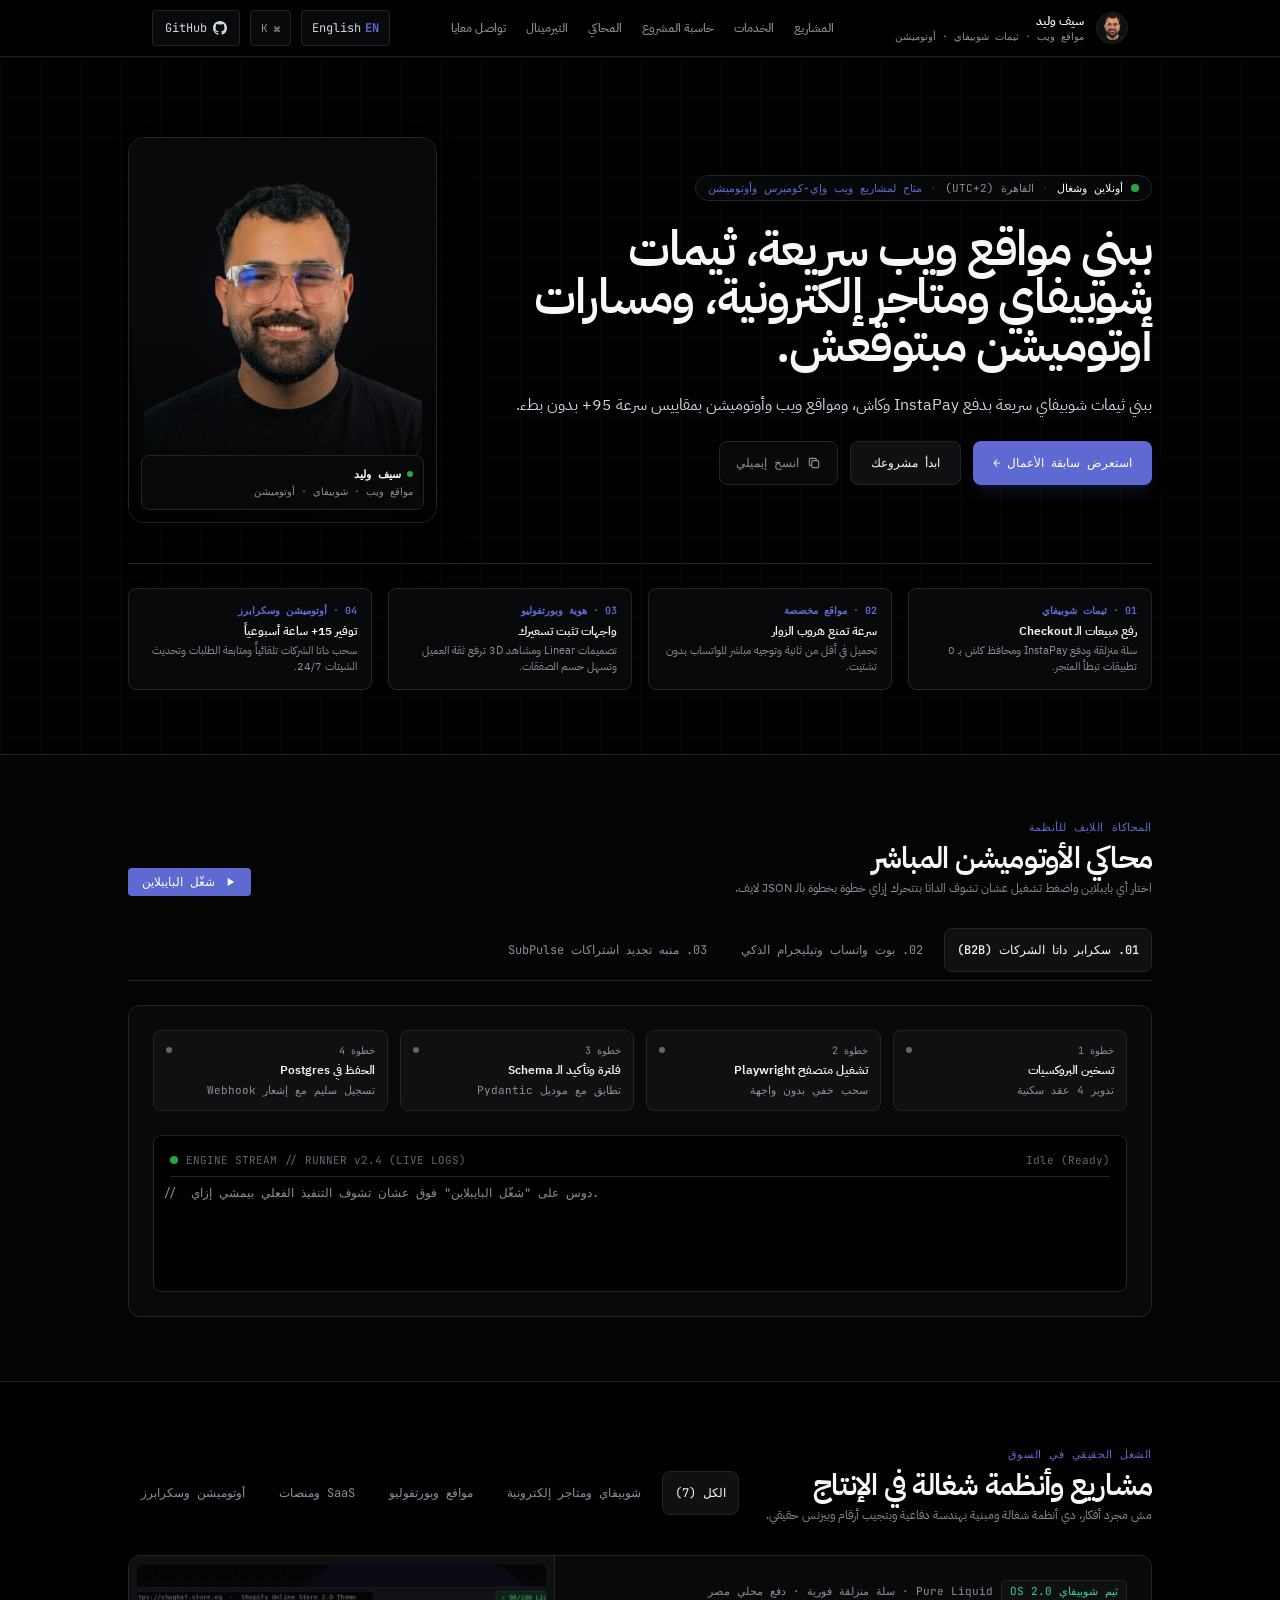
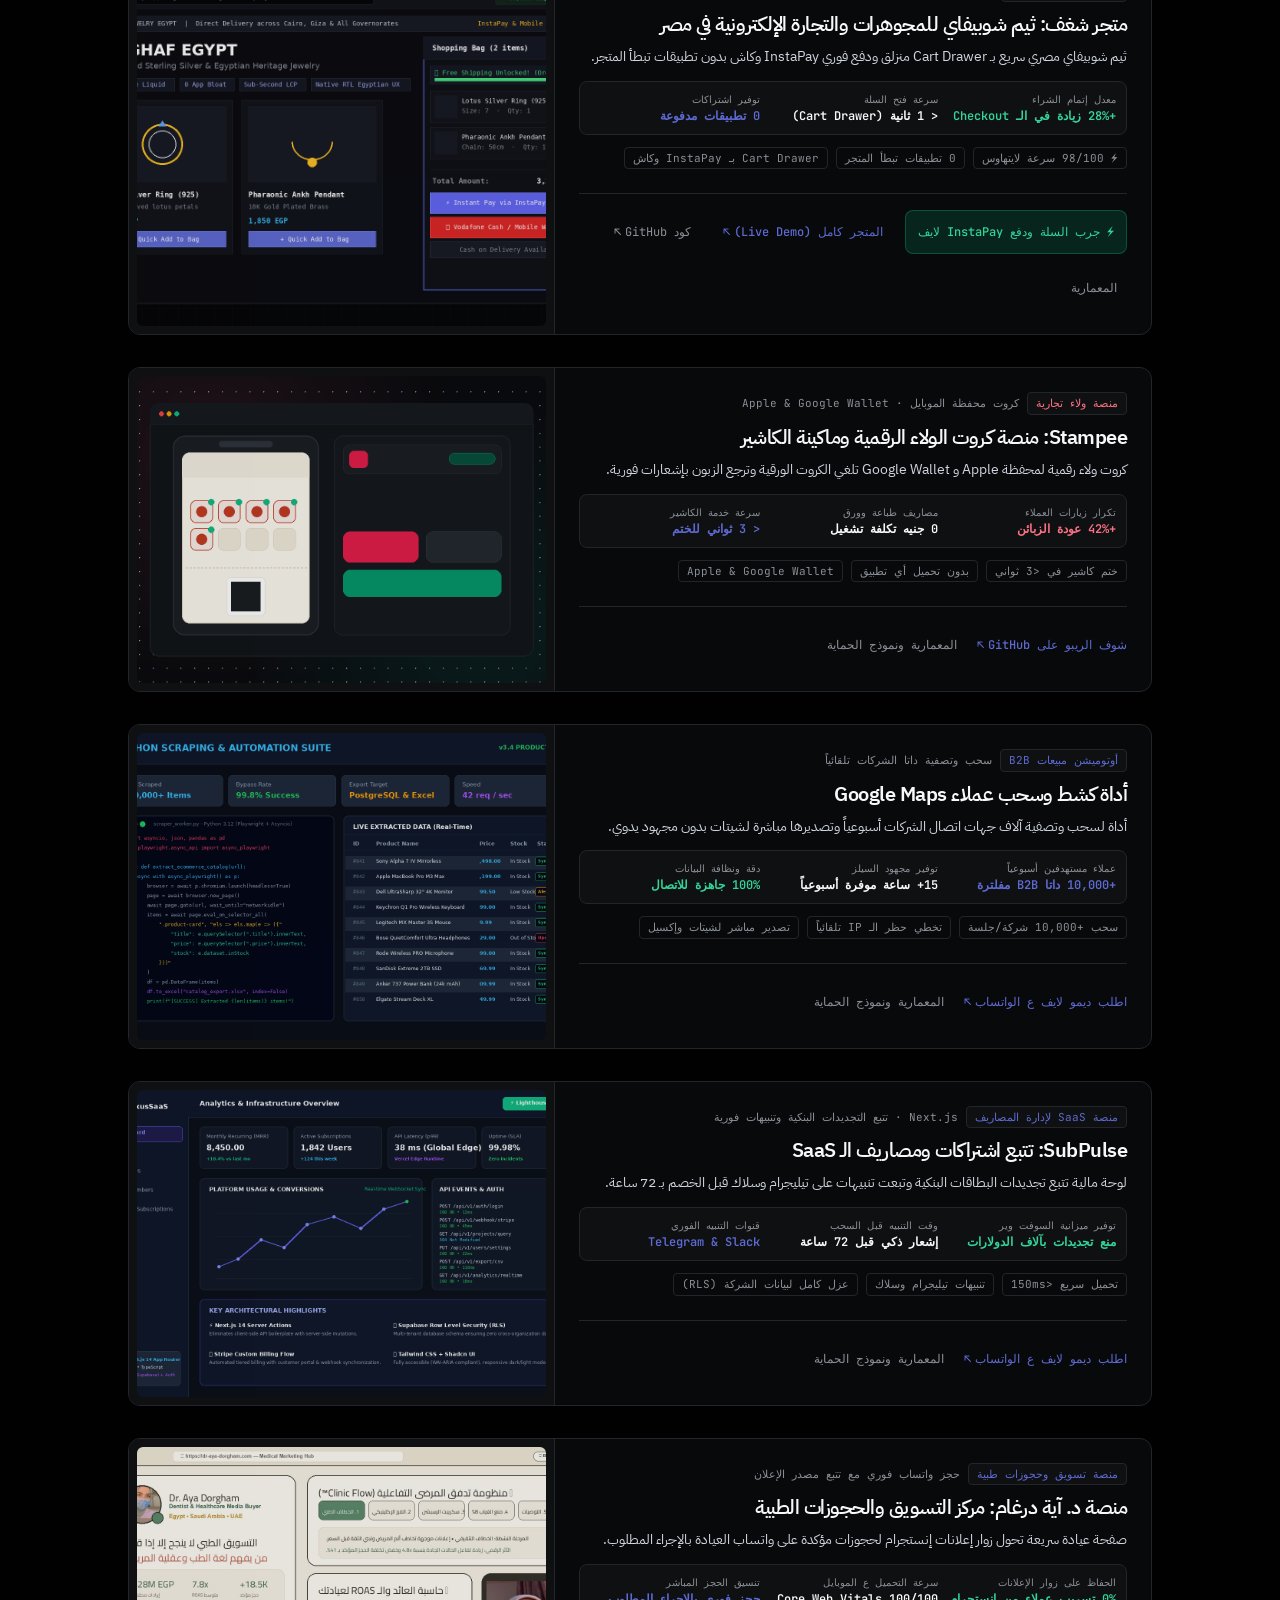
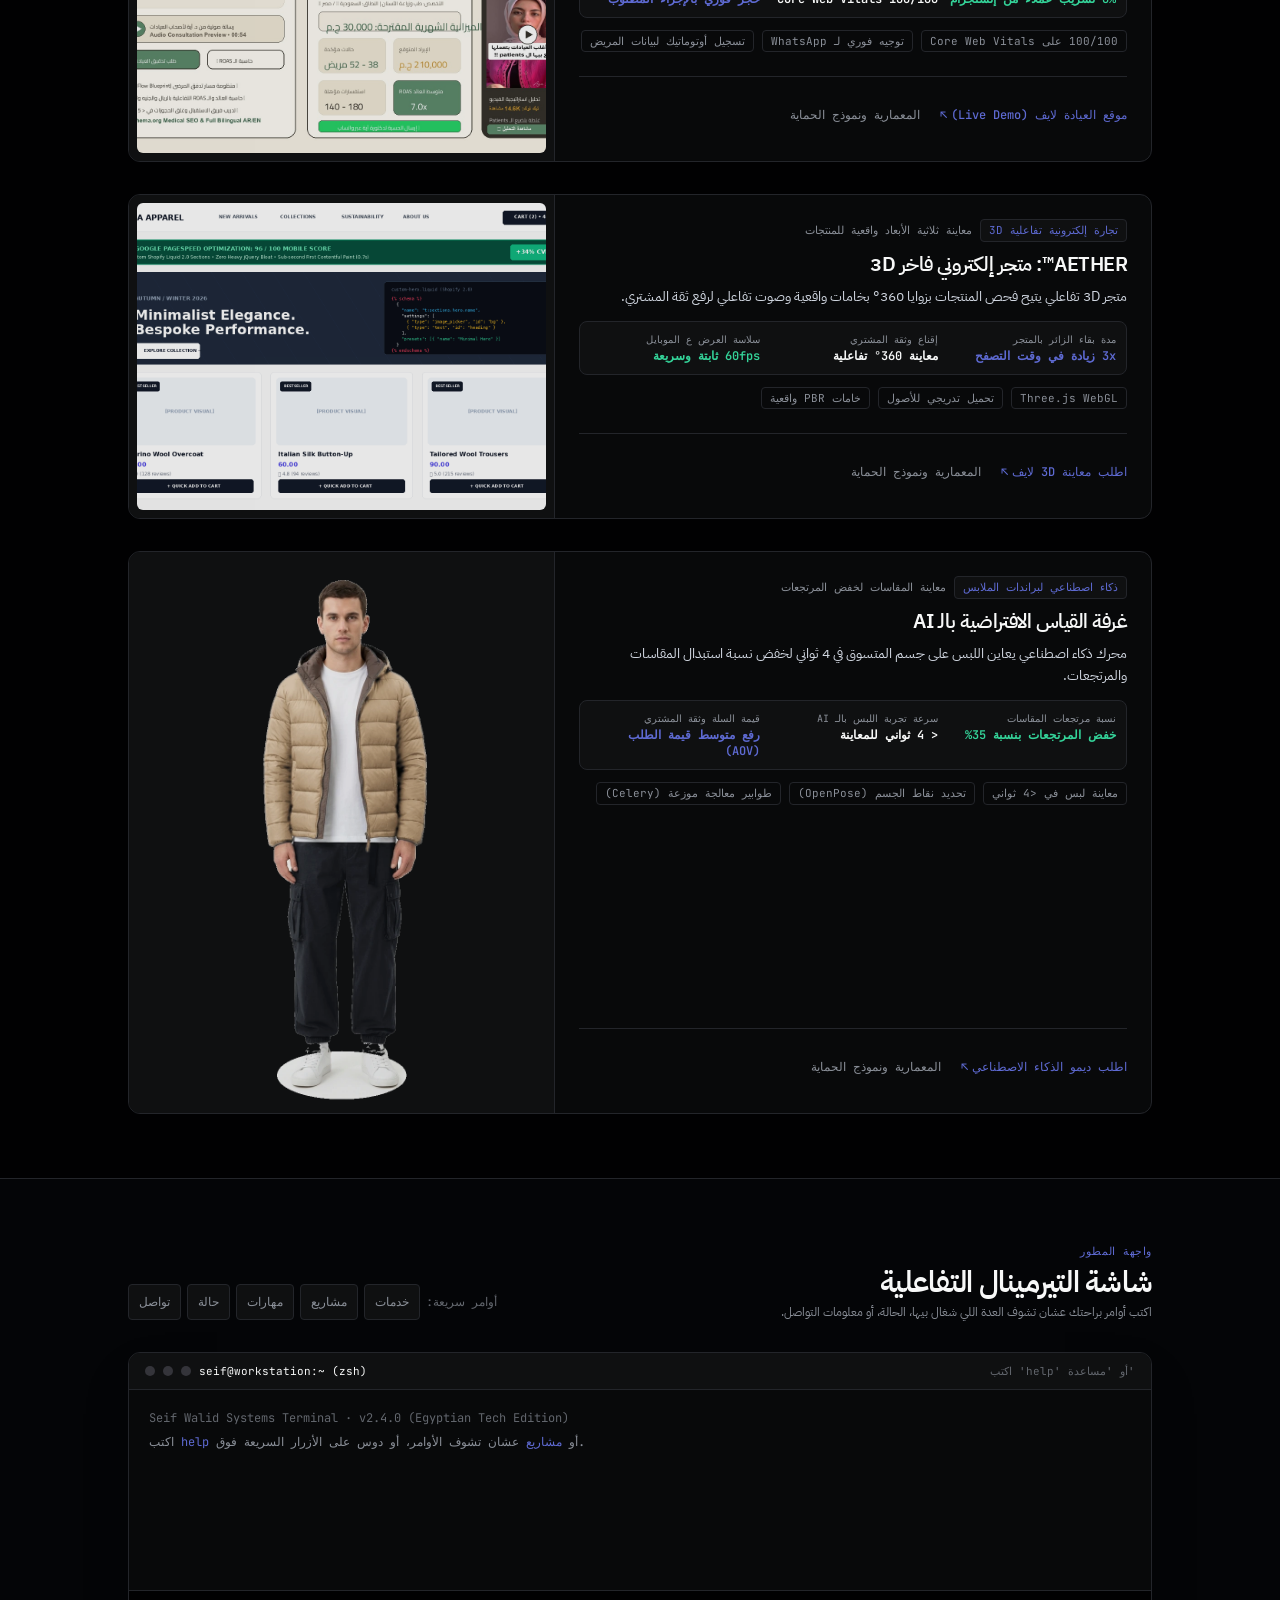
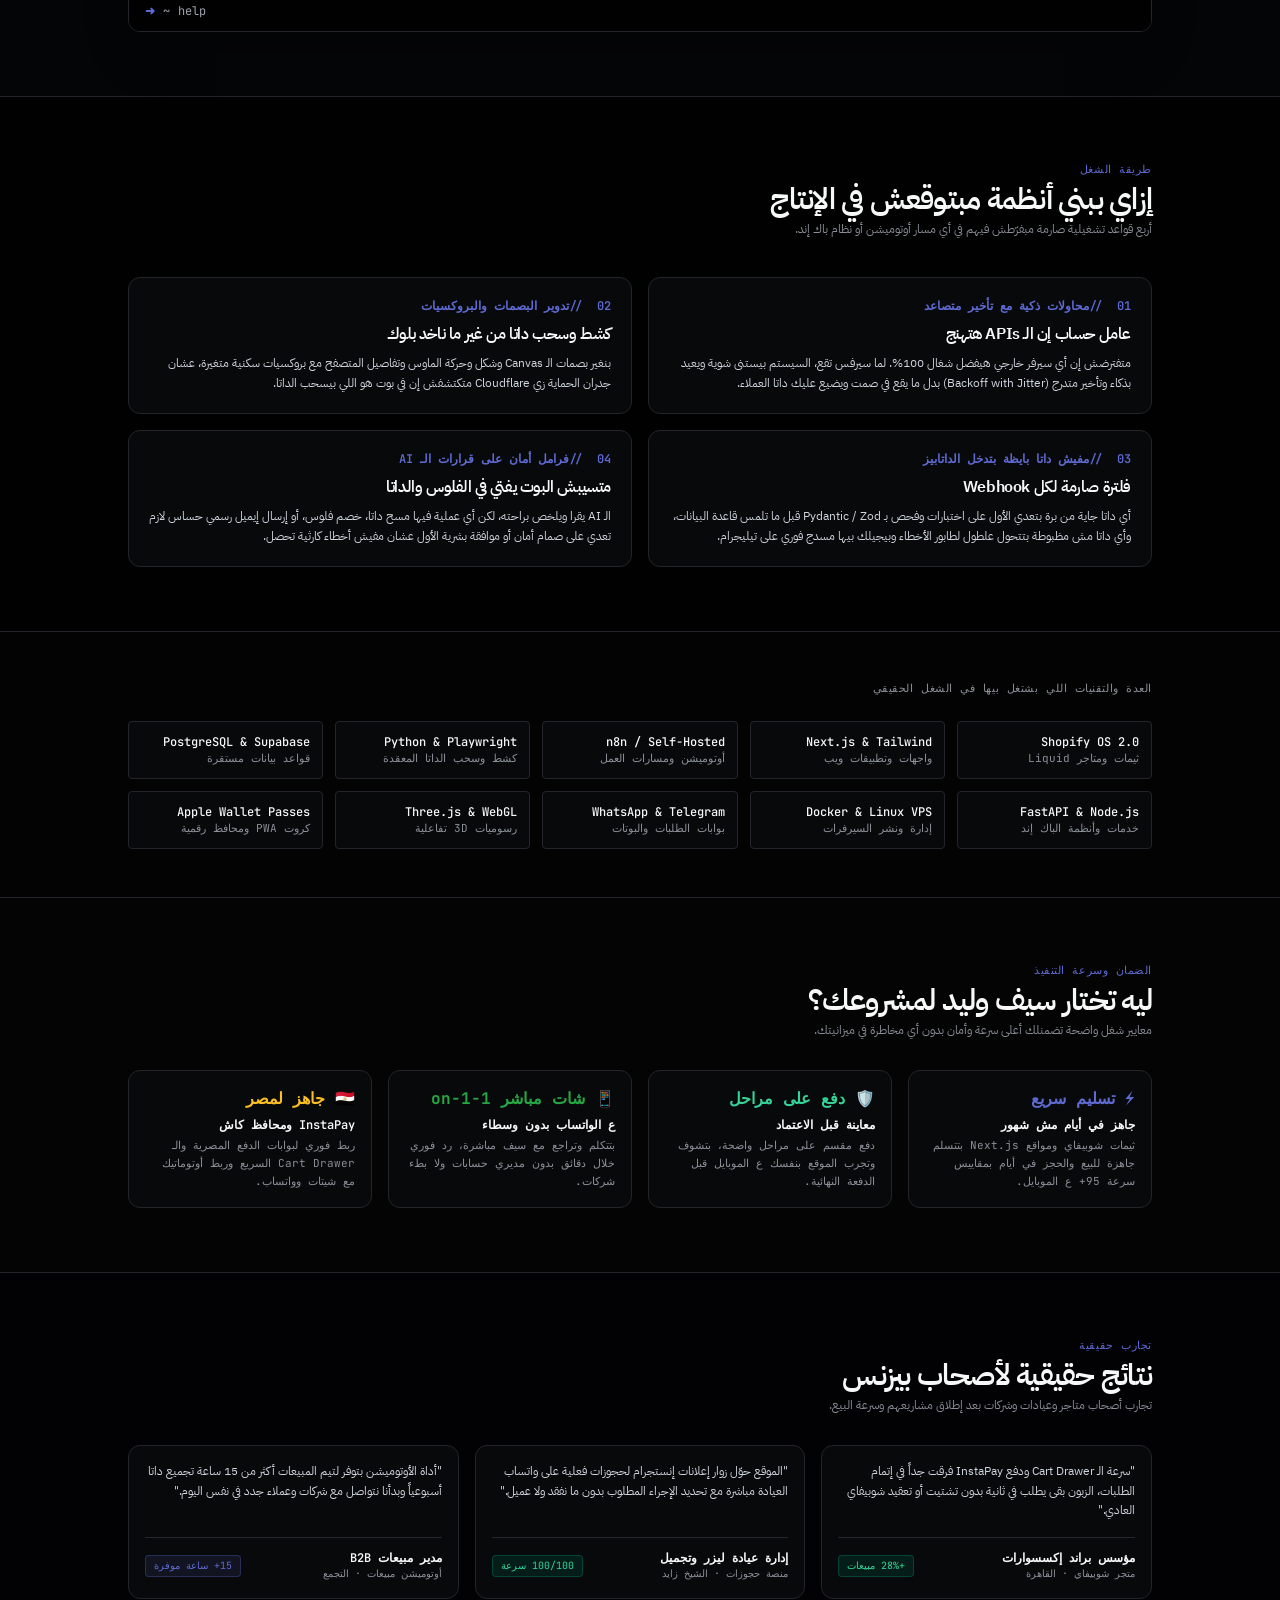
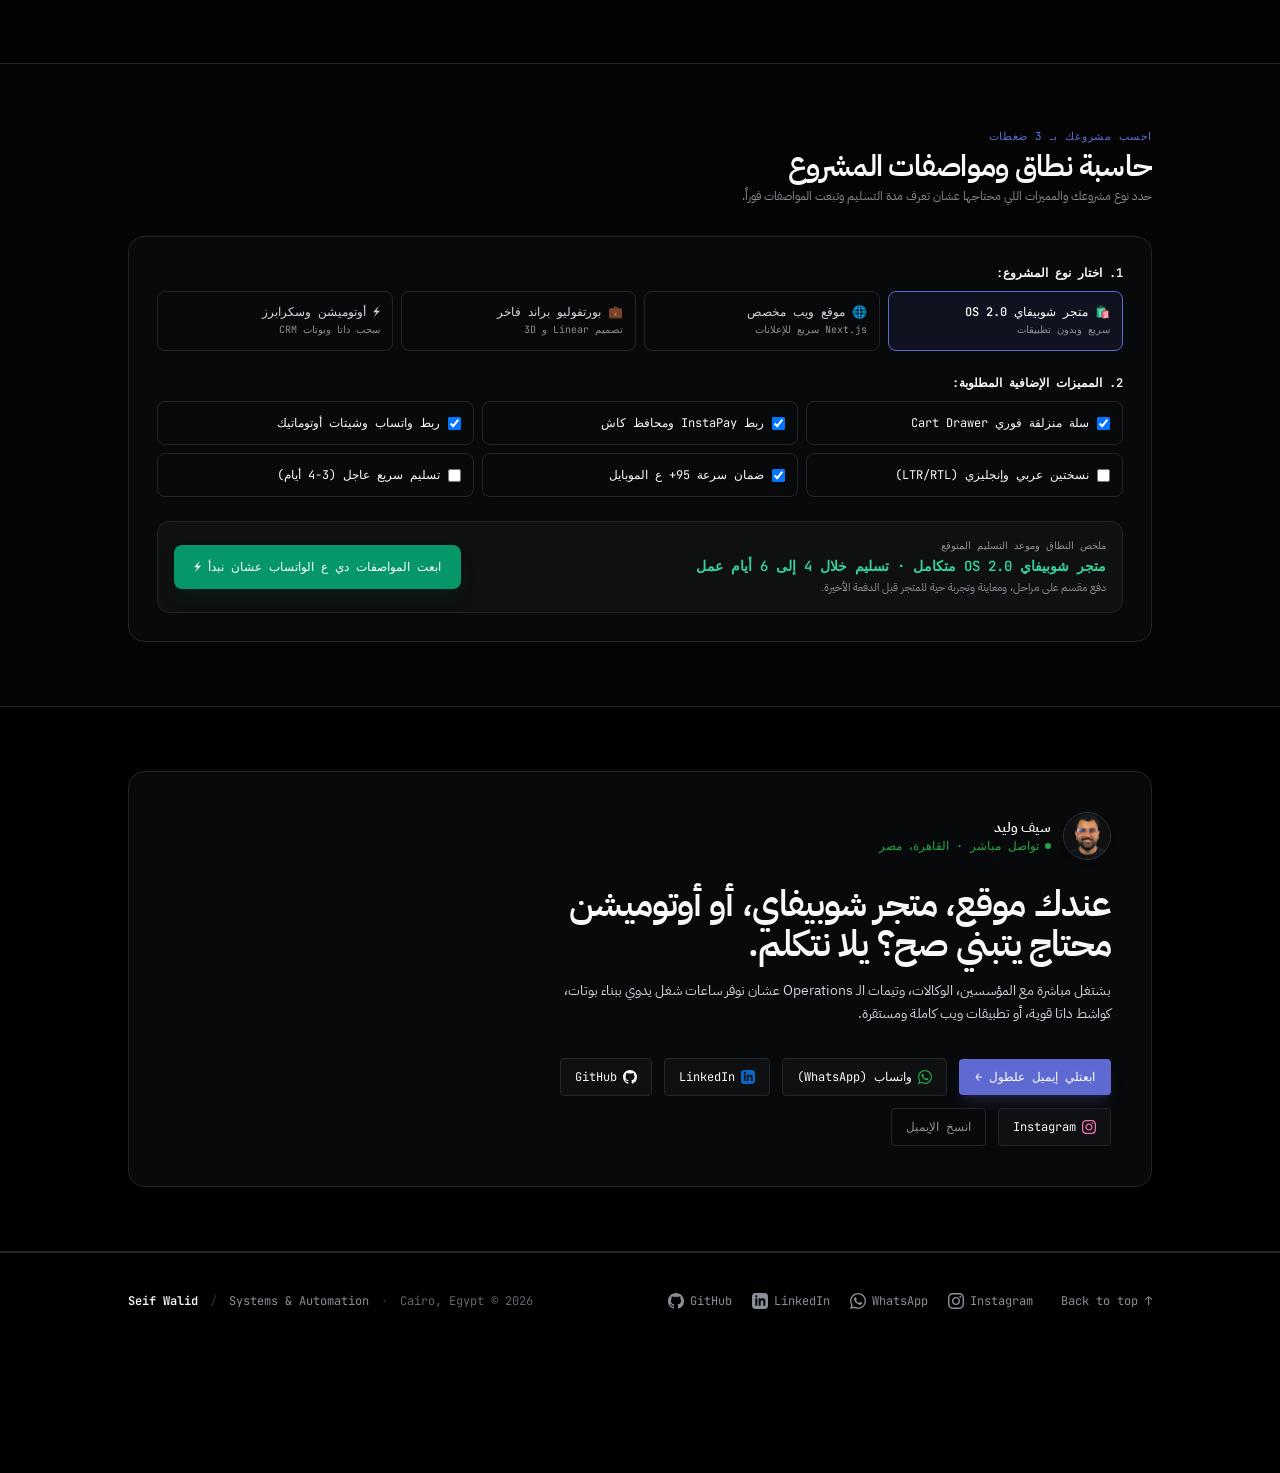
<file: ar.html>
<!DOCTYPE html>
<html lang="ar" dir="rtl" class="scroll-smooth">
<head>
  <meta charset="UTF-8">
  <meta name="viewport" content="width=device-width, initial-scale=1.0">
  <meta name="theme-color" content="#010102">
  <title>سيف وليد · مواقع ويب، ثيمات شوبيفاي، ومتاجر إلكترونية</title>
  <meta name="description" content="البورتفوليو الرسمي لـ سيف وليد. ببرمج مواقع ويب سريعة، ثيمات شوبيفاي OS 2.0 ومتاجر إلكترونية بدفع محلي (InstaPay ومحافظ كاش)، ومسارات أوتوميشن بتعيش ومبتوقعش.">
  <meta name="author" content="سيف وليد">
  <link rel="canonical" href="https://seifwalidfathe-bot.github.io/portfolio/ar.html">
  <link rel="alternate" hreflang="ar" href="https://seifwalidfathe-bot.github.io/portfolio/ar.html">
  <link rel="alternate" hreflang="en" href="https://seifwalidfathe-bot.github.io/portfolio/">
  <link rel="alternate" hreflang="x-default" href="https://seifwalidfathe-bot.github.io/portfolio/">
  <meta property="og:type" content="website">
  <meta property="og:url" content="https://seifwalidfathe-bot.github.io/portfolio/ar.html">
  <meta property="og:title" content="سيف وليد · مواقع ويب، ثيمات شوبيفاي OS 2.0، وأوتوميشن">
  <meta property="og:description" content="ثيمات شوبيفاي سريعة بدفع InstaPay ومحافظ كاش، مواقع Next.js سريعة للإعلانات، ومسارات أوتوميشن للشركات.">
  <meta property="og:image" content="https://seifwalidfathe-bot.github.io/portfolio/seif_portrait.jpg">
  <meta name="twitter:card" content="summary_large_image">
  <meta name="twitter:title" content="سيف وليد · مواقع ويب، ثيمات شوبيفاي OS 2.0، وأوتوميشن">
  <meta name="twitter:description" content="ثيمات شوبيفاي سريعة بدفع InstaPay ومحافظ كاش، مواقع Next.js سريعة للإعلانات، ومسارات أوتوميشن للشركات.">
  <meta name="twitter:image" content="https://seifwalidfathe-bot.github.io/portfolio/seif_portrait.jpg">
  <link rel="icon" href="data:image/svg+xml,<svg xmlns=%22http://www.w3.org/2000/svg%22 viewBox=%220 0 32 32%22 width=%2232%22 height=%2232%22><rect width=%2232%22 height=%2232%22 rx=%226%22 fill=%22%23010102%22/><text x=%2250%25%22 y=%2255%25%22 dominant-baseline=%22middle%22 text-anchor=%22middle%22 font-family=%22sans-serif%22 font-size=%2216%22 font-weight=%22700%22 fill=%22%235e6ad2%22>SW</text></svg>">

  <!-- IBM Plex Sans Arabic & JetBrains Mono Fonts -->
  <link rel="preconnect" href="https://fonts.googleapis.com">
  <link rel="preconnect" href="https://fonts.gstatic.com" crossorigin>
  <link href="https://fonts.googleapis.com/css2?family=IBM+Plex+Sans+Arabic:wght@300;400;450;500;600;700&family=JetBrains+Mono:wght@400;500;600&display=swap" rel="stylesheet">

  <!-- Precompiled Tailwind CSS (Zero render-blocking JS runtime) -->
  <link rel="stylesheet" href="assets/styles.css">

  <style>
    :root {
      --font-sans: "IBM Plex Sans Arabic", system-ui, -apple-system, sans-serif;
      --canvas: #010102;
      --surface-1: #08090a;
      --surface-2: #0f1011;
      --hairline: #23252a;
      --hairline-strong: #34343a;
      --linear: #5e6ad2;
      --ink: #f7f8f8;
      --ink-muted: #d0d6e0;
      --ink-subtle: #8a8f98;
    }

    body {
      background-color: var(--canvas);
      color: var(--ink);
      font-family: 'IBM Plex Sans Arabic', sans-serif;
      text-rendering: optimizeLegibility;
      -webkit-font-smoothing: antialiased;
      overflow-x: hidden;
    }

    .linear-grid {
      background-size: 40px 40px;
      background-image: 
        linear-gradient(to right, rgba(255, 255, 255, 0.025) 1px, transparent 1px),
        linear-gradient(to bottom, rgba(255, 255, 255, 0.025) 1px, transparent 1px);
    }

    @keyframes heroFadeUp {
      0% { opacity: 0; transform: translateY(18px); }
      100% { opacity: 1; transform: translateY(0); }
    }

    .hero-animate-1 { animation: heroFadeUp 0.65s cubic-bezier(0.16, 1, 0.3, 1) forwards; }
    .hero-animate-2 { animation: heroFadeUp 0.75s cubic-bezier(0.16, 1, 0.3, 1) 0.1s forwards; opacity: 0; }
    .hero-animate-3 { animation: heroFadeUp 0.85s cubic-bezier(0.16, 1, 0.3, 1) 0.2s forwards; opacity: 0; }

    ::-webkit-scrollbar { width: 6px; }
    ::-webkit-scrollbar-track { background: #010102; }
    ::-webkit-scrollbar-thumb { background: #23252a; border-radius: 3px; }
    ::-webkit-scrollbar-thumb:hover { background: #34343a; }

    a:focus-visible, button:focus-visible {
      outline: 2px solid var(--linear);
      outline-offset: 2px;
    }

    .craft-card {
      background: #08090a;
      border: 1px solid #23252a;
      transition: border-color 0.2s ease, transform 0.2s ease, box-shadow 0.2s ease;
    }
    .craft-card:hover {
      border-color: #34343a;
      box-shadow: 0 4px 24px -6px rgba(0, 0, 0, 0.7);
    }

    .no-scrollbar::-webkit-scrollbar { display: none; }
    .no-scrollbar { -ms-overflow-style: none; scrollbar-width: none; }
    
    html { -webkit-tap-highlight-color: transparent; }
  </style>
</head>

<body class="selection:bg-linear/30 selection:text-white min-h-screen flex flex-col justify-between pb-24 sm:pb-0">

  <!-- COMMAND PALETTE MODAL (Cmd+K) -->
  <div id="cmdPalette" onclick="if(event.target===this) toggleCmdPalette()" class="fixed inset-0 z-50 bg-black/80 backdrop-blur-sm hidden items-center justify-center p-4">
    <div class="w-full max-w-lg bg-surface-2 border border-hairline-strong rounded-xl shadow-2xl overflow-hidden">
      <div class="flex items-center px-4 py-3 border-b border-hairline">
        <svg class="w-4 h-4 text-ink-subtle ml-3" fill="none" stroke="currentColor" viewBox="0 0 24 24"><path stroke-linecap="round" stroke-linejoin="round" stroke-width="2" d="M21 21l-6-6m2-5a7 7 0 11-14 0 7 7 0 0114 0z"></path></svg>
        <input id="cmdInput" type="text" placeholder="اكتب أمر أو اختار قسم تروحه علطول..." class="w-full bg-transparent text-sm text-ink outline-none placeholder:text-ink-tertiary">
        <span class="text-xs font-mono text-ink-tertiary border border-hairline px-1.5 py-0.5 rounded">ESC</span>
      </div>
      <div class="py-2 max-h-72 overflow-y-auto" id="cmdResults">
        <button onclick="navigateTo('#projects')" class="cmd-item w-full px-4 py-2.5 text-right text-xs font-mono flex items-center justify-between hover:bg-surface-3 transition">
          <span class="text-ink">01. انزل لشغل ومشاريع الإنتاج</span>
          <span class="text-ink-tertiary">#projects</span>
        </button>
        <button onclick="navigateTo('#services')" class="cmd-item w-full px-4 py-2.5 text-right text-xs font-mono flex items-center justify-between hover:bg-surface-3 transition">
          <span class="text-ink">02. الخدمات والقدرات اللي بنقدمها</span>
          <span class="text-ink-tertiary">#services</span>
        </button>
        <button onclick="toggleCmdPalette(); openCartDrawerDemo();" class="cmd-item w-full px-4 py-2.5 text-right text-xs font-mono flex items-center justify-between hover:bg-surface-3 transition">
          <span class="text-ink">03. جرب سلة شوبيفاي ودفع InstaPay لايف</span>
          <span class="text-emerald-400">#cart-demo</span>
        </button>
        <button onclick="navigateTo('#estimator')" class="cmd-item w-full px-4 py-2.5 text-right text-xs font-mono flex items-center justify-between hover:bg-surface-3 transition">
          <span class="text-ink">04. حاسبة نطاق وموعد تسليم المشروع</span>
          <span class="text-ink-tertiary">#estimator</span>
        </button>
        <button onclick="navigateTo('#simulator')" class="cmd-item w-full px-4 py-2.5 text-right text-xs font-mono flex items-center justify-between hover:bg-surface-3 transition">
          <span class="text-ink">05. محاكي الأوتوميشن اللايف</span>
          <span class="text-ink-tertiary">#simulator</span>
        </button>
        <button onclick="navigateTo('#terminal')" class="cmd-item w-full px-4 py-2.5 text-right text-xs font-mono flex items-center justify-between hover:bg-surface-3 transition">
          <span class="text-ink">06. شاشة التيرمينال التفاعلية</span>
          <span class="text-ink-tertiary">#terminal</span>
        </button>
        <button onclick="navigateTo('#architecture')" class="cmd-item w-full px-4 py-2.5 text-right text-xs font-mono flex items-center justify-between hover:bg-surface-3 transition">
          <span class="text-ink">07. طريقة شغلي وهندسة السيستم</span>
          <span class="text-ink-tertiary">#architecture</span>
        </button>
        <button onclick="copyEmail()" class="cmd-item w-full px-4 py-2.5 text-right text-xs font-mono flex items-center justify-between hover:bg-surface-3 transition">
          <span class="text-ink">08. انسخ إيميلي المباشر</span>
          <span class="text-ink-tertiary">seif.walid.fathe@gmail.com</span>
        </button>
        <button onclick="window.open('https://wa.me/201096711601?text=Hello%20Seif,%20I%20saw%20your%20portfolio', '_blank')" class="cmd-item w-full px-4 py-2.5 text-right text-xs font-mono flex items-center justify-between hover:bg-surface-3 transition">
          <span class="text-ink">09. شات مباشر ع الواتساب</span>
          <span class="text-ink-tertiary" dir="ltr">+20 109 671 1601</span>
        </button>
      </div>
    </div>
  </div>

  <!-- MOBILE NAVIGATION DRAWER (FOR FAST MOBILE AD ACCESS) -->
  <div id="mobileDrawer" onclick="if(event.target===this) toggleMobileDrawer()" class="fixed inset-0 z-50 bg-black/85 backdrop-blur-md hidden items-start justify-end transition-opacity duration-300">
    <div class="w-4/5 max-w-xs h-full bg-surface-1 border-r border-hairline p-5 flex flex-col justify-between overflow-y-auto shadow-2xl">
      <div>
        <div class="flex items-center justify-between pb-4 border-b border-hairline mb-5">
          <div class="flex items-center space-x-2.5 space-x-reverse">
            <img src="seif_avatar.jpg" alt="سيف وليد" width="32" height="32" class="w-8 h-8 rounded-full object-cover border border-hairline">
            <div class="flex flex-col">
              <span class="text-xs font-semibold text-ink">سيف وليد</span>
              <span class="text-[10px] text-status-online font-mono">أونلاين وجاهز للشغل</span>
            </div>
          </div>
          <button onclick="toggleMobileDrawer()" class="w-10 h-10 rounded-lg bg-surface-2 border border-hairline text-ink-subtle hover:text-ink flex items-center justify-center text-sm" aria-label="إغلاق القائمة">✕</button>
        </div>

        <nav class="space-y-1 text-sm font-medium">
          <a href="#projects" onclick="toggleMobileDrawer()" class="flex items-center justify-between p-3 rounded-lg hover:bg-surface-2 text-ink min-h-[44px]">
            <span>سابقة الأعمال والمشاريع</span>
            <span class="text-xs font-mono text-linear font-bold">01</span>
          </a>
          <a href="#services" onclick="toggleMobileDrawer()" class="flex items-center justify-between p-3 rounded-lg hover:bg-surface-2 text-ink min-h-[44px]">
            <span>الخدمات وما نبنيه</span>
            <span class="text-xs font-mono text-linear font-bold">02</span>
          </a>
          <a href="#estimator" onclick="toggleMobileDrawer()" class="flex items-center justify-between p-3 rounded-lg hover:bg-surface-2 text-ink min-h-[44px]">
            <span>احسب مواصفات مشروعك</span>
            <span class="text-xs font-mono text-linear font-bold">03</span>
          </a>
          <a href="#simulator" onclick="toggleMobileDrawer()" class="flex items-center justify-between p-3 rounded-lg hover:bg-surface-2 text-ink min-h-[44px]">
            <span>محاكي الأوتوميشن</span>
            <span class="text-xs font-mono text-linear font-bold">04</span>
          </a>
          <a href="#terminal" onclick="toggleMobileDrawer()" class="flex items-center justify-between p-3 rounded-lg hover:bg-surface-2 text-ink min-h-[44px]">
            <span>شاشة التيرمينال</span>
            <span class="text-xs font-mono text-linear font-bold">05</span>
          </a>
          <a href="#architecture" onclick="toggleMobileDrawer()" class="flex items-center justify-between p-3 rounded-lg hover:bg-surface-2 text-ink min-h-[44px]">
            <span>معايير الأمان والهندسة</span>
            <span class="text-xs font-mono text-linear font-bold">06</span>
          </a>
          <a href="#contact" onclick="toggleMobileDrawer()" class="flex items-center justify-between p-3 rounded-lg hover:bg-surface-2 text-ink min-h-[44px]">
            <span>تواصل مباشر</span>
            <span class="text-xs font-mono text-linear font-bold">07</span>
          </a>
        </nav>
      </div>

      <div class="pt-5 border-t border-hairline space-y-2.5">
        <a href="https://wa.me/201096711601?text=مساء%20الخير%20يا%20سيف،%20شفت%20إعلانك%20وعاوز%20استفسار%20عن%20(موقع%20/%20متجر%20شوبيفاي%20/%20بورتفوليو)" target="_blank" class="w-full p-3 rounded-lg bg-emerald-600 hover:bg-emerald-500 text-white font-medium text-xs flex items-center justify-center space-x-2 space-x-reverse min-h-[44px] shadow-lg shadow-emerald-950/40">
          <span>شات واتساب (رد فوري خلال دقائق) ⚡</span>
        </a>
        <a href="index.html" class="w-full p-2.5 rounded-lg bg-surface-2 border border-hairline text-ink-muted text-xs flex items-center justify-center space-x-2 space-x-reverse min-h-[44px]">
          <span>Switch to English</span>
          <span class="font-bold text-linear">EN</span>
        </a>
      </div>
    </div>
  </div>

  <!-- NAVIGATION -->
  <header class="sticky top-0 z-40 w-full border-b border-hairline/80 bg-canvas/90 backdrop-blur-md">
    <div class="max-w-5xl mx-auto px-4 sm:px-6 h-14 flex items-center justify-between">
      <a href="#" class="flex items-center space-x-3 space-x-reverse group">
        <img src="seif_avatar.jpg" alt="سيف وليد" width="32" height="32" class="w-8 h-8 rounded-full object-cover border border-hairline group-hover:border-linear transition shadow-sm">
        <div class="flex flex-col">
          <span class="text-xs font-semibold text-ink">سيف وليد</span>
          <span class="text-[10px] font-mono text-ink-subtle hidden sm:inline">مواقع ويب · ثيمات شوبيفاي · أوتوميشن</span>
        </div>
      </a>

      <nav class="hidden md:flex items-center space-x-5 space-x-reverse text-xs text-ink-subtle font-medium">
        <a href="#projects" class="hover:text-ink transition">المشاريع</a>
        <a href="#services" class="hover:text-ink transition">الخدمات</a>
        <a href="#estimator" class="hover:text-ink transition">حاسبة المشروع</a>
        <a href="#simulator" class="hover:text-ink transition">المحاكي</a>
        <a href="#terminal" class="hover:text-ink transition">التيرمينال</a>
        <a href="#contact" class="hover:text-ink transition">تواصل معايا</a>
      </nav>

      <div class="flex items-center space-x-2.5 space-x-reverse">
        <!-- Language Switcher: English -->
        <a href="index.html" class="text-xs font-mono px-2.5 py-1.5 rounded border border-hairline bg-surface-1 text-ink-muted hover:border-linear hover:text-white transition flex items-center space-x-1 space-x-reverse min-h-[36px]" title="Switch to English version">
          <span class="text-linear font-bold">EN</span>
          <span>English</span>
        </a>

        <button onclick="toggleCmdPalette()" class="hidden sm:flex items-center space-x-1.5 space-x-reverse px-2.5 py-1 rounded border border-hairline bg-surface-1 text-[11px] font-mono text-ink-subtle hover:border-hairline-strong hover:text-ink transition min-h-[36px]" title="اضغط Cmd+K">
          <span class="text-[10px]">⌘</span><span>K</span>
        </button>

        <a href="https://github.com/seifwalidfathe-bot" target="_blank" rel="noopener noreferrer" class="hidden md:flex text-xs font-mono px-3 py-1.5 rounded border border-hairline bg-surface-1 text-ink-muted hover:border-linear hover:text-white transition items-center space-x-1.5 space-x-reverse min-h-[36px]">
          <svg class="w-3.5 h-3.5 fill-current" viewBox="0 0 24 24"><path d="M12 0C5.37 0 0 5.37 0 12c0 5.31 3.435 9.795 8.205 11.385.6.105.825-.255.825-.57 0-.285-.015-1.23-.015-2.235-3.015.555-3.795-.735-4.035-1.41-.135-.345-.72-1.41-1.23-1.695-.42-.225-1.02-.78-.015-.795.945-.015 1.62.87 1.845 1.23 1.08 1.815 2.805 1.305 3.495.99.105-.78.42-1.305.765-1.605-2.67-.3-5.46-1.335-5.46-5.925 0-1.305.465-2.385 1.23-3.225-.12-.3-.54-1.53.12-3.18 0 0 1.005-.315 3.3 1.23.96-.27 1.98-.405 3-.405s2.04.135 3 .405c2.295-1.56 3.3-1.23 3.3-1.23.66 1.65.24 2.88.12 3.18.765.84 1.23 1.905 1.23 3.225 0 4.605-2.805 5.625-5.475 5.925.435.375.81 1.095.81 2.22 0 1.605-.015 2.895-.015 3.3 0 .315.225.69.825.57A12.02 12.02 0 0024 12c0-6.63-5.37-12-12-12z"/></svg>
          <span>GitHub</span>
        </a>

        <!-- Mobile Drawer Hamburger Toggle -->
        <button onclick="toggleMobileDrawer()" class="md:hidden w-10 h-10 rounded-lg bg-surface-1 border border-hairline text-ink flex items-center justify-center hover:border-linear transition min-h-[44px]" aria-label="فتح القائمة الرئيسية">
          <svg class="w-5 h-5 fill-none stroke-current" viewBox="0 0 24 24"><path stroke-linecap="round" stroke-linejoin="round" stroke-width="2" d="M4 6h16M4 12h16M4 18h16"></path></svg>
        </button>
      </div>
    </div>
  </header>

  <!-- HERO SECTION -->
  <section class="relative pt-16 sm:pt-20 pb-16 px-4 sm:px-6 linear-grid border-b border-hairline overflow-hidden">
    <div class="max-w-5xl mx-auto">
      
      <div class="grid grid-cols-1 lg:grid-cols-12 gap-8 lg:gap-12 items-center">
        
        <!-- Right Column: Copy & Actions (8 cols in RTL) -->
        <div class="lg:col-span-8">
          
          <!-- Live Status Badge -->
          <div class="hero-animate-1 inline-flex items-center space-x-2 space-x-reverse px-3 py-1 rounded-full border border-hairline bg-surface-1/80 text-[11px] font-mono text-ink-subtle mb-4 sm:mb-6">
            <span class="w-2 h-2 rounded-full bg-status-online animate-pulse"></span>
            <span class="text-ink">أونلاين وشغال</span>
            <span class="text-hairline-strong">·</span>
            <span>القاهرة (UTC+2)</span>
            <span class="text-hairline-strong">·</span>
            <span class="text-linear font-medium">متاح لمشاريع ويب وإي-كوميرس وأوتوميشن</span>
          </div>

          <!-- Humanized Pitch in Egyptian Arabic -->
          <h1 class="hero-animate-2 text-2xl sm:text-4xl lg:text-5xl font-semibold tracking-tight text-ink leading-[1.28] sm:leading-[1.25] mb-4 sm:mb-6">
            ببني مواقع ويب سريعة، ثيمات شوبيفاي ومتاجر إلكترونية، ومسارات أوتوميشن مبتوقعش.
          </h1>

          <p class="hero-animate-3 text-sm sm:text-base text-ink-muted leading-relaxed max-w-2xl mb-6 font-normal">
            ببني ثيمات شوبيفاي سريعة بدفع InstaPay وكاش، ومواقع ويب وأوتوميشن بمقاييس سرعة 95+ بدون بطء.
          </p>

          <!-- Primary CTA Bar (Clean Linear Design - No Duplicate WhatsApp/Avatar) -->
          <div class="hero-animate-3 flex flex-wrap items-center gap-3 font-mono text-xs">
            <a href="#projects" class="px-5 py-3 rounded-lg bg-linear hover:bg-linear-hover text-white font-medium transition shadow-lg shadow-linear/15 min-h-[44px] flex items-center justify-center">
              استعرض سابقة الأعمال ←
            </a>
            <a href="#contact" class="px-5 py-3 rounded-lg bg-surface-2 hover:bg-surface-3 border border-hairline text-ink transition min-h-[44px] flex items-center justify-center">
              ابدأ مشروعك
            </a>
            <button onclick="copyEmail()" class="px-4 py-3 rounded-lg bg-surface-1 hover:bg-surface-2 border border-hairline text-ink-subtle hover:text-ink transition flex items-center justify-center space-x-2 space-x-reverse min-h-[44px]">
              <svg class="w-3.5 h-3.5" fill="none" stroke="currentColor" viewBox="0 0 24 24"><path stroke-linecap="round" stroke-linejoin="round" stroke-width="2" d="M8 16H6a2 2 0 01-2-2V6a2 2 0 012-2h8a2 2 0 012 2v2m-6 12h8a2 2 0 002-2v-8a2 2 0 00-2-2h-8a2 2 0 00-2 2v8a2 2 0 002 2z"></path></svg>
              <span id="copyBtnText">انسخ إيميلي</span>
            </button>
          </div>

        </div>

        <!-- Left Column: Seif's Portrait Card (4 cols in RTL, hidden on mobile to eliminate clutter) -->
        <div class="hidden lg:flex lg:col-span-4 hero-animate-2 justify-center lg:justify-start">
          <div class="craft-card rounded-2xl overflow-hidden border border-hairline-strong max-w-[280px] sm:max-w-[320px] shadow-2xl relative group">
            <div class="relative overflow-hidden aspect-[4/5] bg-surface-2">
              <img src="seif_portrait.jpg" alt="سيف وليد" class="w-full h-full object-cover object-center group-hover:scale-105 transition duration-500" width="320" height="400">
              <div class="absolute inset-0 bg-gradient-to-t from-canvas via-canvas/10 to-transparent"></div>
              
              <!-- Subtle badge on photo -->
              <div class="absolute bottom-3 left-3 right-3 p-2.5 rounded-lg bg-surface-1/90 backdrop-blur-md border border-hairline text-[11px] font-mono">
                <div class="flex items-center space-x-1.5 space-x-reverse text-ink font-semibold">
                  <span class="w-1.5 h-1.5 rounded-full bg-status-online"></span>
                  <span>سيف وليد</span>
                </div>
                <div class="text-[10px] text-ink-subtle mt-0.5">مواقع ويب · شوبيفاي · أوتوميشن</div>
              </div>
            </div>
          </div>
        </div>
      </div>

      <!-- Core Services & Business Impact in Egyptian Tech Voice -->
      <div id="services" class="grid grid-cols-1 sm:grid-cols-2 lg:grid-cols-4 gap-3 sm:gap-4 mt-10 pt-6 border-t border-hairline text-xs">
        <div class="p-3.5 rounded-lg border border-hairline bg-surface-1 hover:border-hairline-strong transition">
          <div class="text-linear text-[10px] font-mono uppercase font-bold mb-1">01 · ثيمات شوبيفاي</div>
          <div class="text-ink font-semibold mb-1">رفع مبيعات الـ Checkout</div>
          <div class="text-ink-subtle text-[11px]">سلة منزلقة ودفع InstaPay ومحافظ كاش بـ 0 تطبيقات تبطأ المتجر.</div>
        </div>
        <div class="p-3.5 rounded-lg border border-hairline bg-surface-1 hover:border-hairline-strong transition">
          <div class="text-linear text-[10px] font-mono uppercase font-bold mb-1">02 · مواقع مخصصة</div>
          <div class="text-ink font-semibold mb-1">سرعة تمنع هروب الزوار</div>
          <div class="text-ink-subtle text-[11px]">تحميل في أقل من ثانية وتوجيه مباشر للواتساب بدون تشتيت.</div>
        </div>
        <div class="p-3.5 rounded-lg border border-hairline bg-surface-1 hover:border-hairline-strong transition">
          <div class="text-linear text-[10px] font-mono uppercase font-bold mb-1">03 · هوية وبورتفوليو</div>
          <div class="text-ink font-semibold mb-1">واجهات تثبت تسعيرك</div>
          <div class="text-ink-subtle text-[11px]">تصميمات Linear ومشاهد 3D ترفع ثقة العميل وتسهل حسم الصفقات.</div>
        </div>
        <div class="p-3.5 rounded-lg border border-hairline bg-surface-1 hover:border-hairline-strong transition">
          <div class="text-linear text-[10px] font-mono uppercase font-bold mb-1">04 · أوتوميشن وسكرابرز</div>
          <div class="text-ink font-semibold mb-1">توفير 15+ ساعة أسبوعياً</div>
          <div class="text-ink-subtle text-[11px]">سحب داتا الشركات تلقائياً ومتابعة الطلبات وتحديث الشيتات 24/7.</div>
        </div>
      </div>

    </div>
  </section>

  <!-- MOMENT 1: INTERACTIVE AUTOMATION PIPELINE SIMULATOR -->
  <section id="simulator" class="py-16 px-4 sm:px-6 border-b border-hairline bg-surface-1/40">
    <div class="max-w-5xl mx-auto">
      
      <div class="flex flex-col sm:flex-row sm:items-end justify-between mb-8 gap-4">
        <div>
          <div class="text-[11px] font-mono text-linear font-medium uppercase tracking-wider mb-1">المحاكاة اللايف للأنظمة</div>
          <h2 class="text-2xl sm:text-3xl font-semibold tracking-tight text-ink">محاكي الأوتوميشن المباشر</h2>
          <p class="text-xs text-ink-subtle mt-1">اختار أي بايبلاين واضغط تشغيل عشان تشوف الداتا بتتحرك إزاي خطوة بخطوة بالـ JSON لايف.</p>
        </div>
        <div class="flex items-center space-x-2 space-x-reverse">
          <button id="runSimBtn" onclick="runSimulation()" class="px-3.5 py-1.5 rounded bg-linear hover:bg-linear-hover text-white text-xs font-mono font-medium transition flex items-center space-x-2 space-x-reverse">
            <svg class="w-3.5 h-3.5 fill-current" viewBox="0 0 24 24"><path d="M8 5v14l11-7z"/></svg>
            <span>شغّل البايبلاين</span>
          </button>
        </div>
      </div>

      <!-- Pipeline Selector Tabs (Scrollable on mobile) -->
      <div class="flex overflow-x-auto pb-2 -mx-4 px-4 sm:mx-0 sm:px-0 space-x-2 space-x-reverse border-b border-hairline mb-6 font-mono text-xs no-scrollbar">
        <button onclick="setSimWorkflow('scraper')" id="tab-scraper" class="whitespace-nowrap flex-shrink-0 px-3 py-2 rounded-lg border border-hairline bg-surface-2 text-ink font-medium transition min-h-[44px] flex items-center">
          01. سكرابر داتا الشركات (B2B)
        </button>
        <button onclick="setSimWorkflow('bot')" id="tab-bot" class="whitespace-nowrap flex-shrink-0 px-3 py-2 rounded-lg border border-transparent text-ink-subtle hover:text-ink transition min-h-[44px] flex items-center">
          02. بوت واتساب وتيليجرام الذكي
        </button>
        <button onclick="setSimWorkflow('subpulse')" id="tab-subpulse" class="whitespace-nowrap flex-shrink-0 px-3 py-2 rounded-lg border border-transparent text-ink-subtle hover:text-ink transition min-h-[44px] flex items-center">
          03. منبه تجديد اشتراكات SubPulse
        </button>
      </div>

      <!-- Simulator Visual Stage -->
      <div class="craft-card rounded-xl p-5 sm:p-6 overflow-hidden">
        
        <!-- Workflow Nodes Graph -->
        <div class="grid grid-cols-2 sm:grid-cols-4 gap-2 sm:gap-3 mb-4 sm:mb-6 relative">
          
          <div id="node-1" class="p-3 rounded-lg border border-hairline bg-surface-2 transition duration-300">
            <div class="flex items-center justify-between text-[10px] font-mono text-ink-subtle mb-1">
              <span>خطوة 1</span>
              <span id="node-1-status" class="w-1.5 h-1.5 rounded-full bg-ink-tertiary"></span>
            </div>
            <div id="node-1-title" class="text-xs font-semibold text-ink">تسخين البروكسيات</div>
            <div id="node-1-desc" class="text-[11px] text-ink-subtle mt-1 font-mono">تدوير 4 عقد سكنية</div>
          </div>

          <div id="node-2" class="p-3 rounded-lg border border-hairline bg-surface-2 transition duration-300">
            <div class="flex items-center justify-between text-[10px] font-mono text-ink-subtle mb-1">
              <span>خطوة 2</span>
              <span id="node-2-status" class="w-1.5 h-1.5 rounded-full bg-ink-tertiary"></span>
            </div>
            <div id="node-2-title" class="text-xs font-semibold text-ink">تشغيل متصفح Playwright</div>
            <div id="node-2-desc" class="text-[11px] text-ink-subtle mt-1 font-mono">سحب خفي بدون واجهة</div>
          </div>

          <div id="node-3" class="p-3 rounded-lg border border-hairline bg-surface-2 transition duration-300">
            <div class="flex items-center justify-between text-[10px] font-mono text-ink-subtle mb-1">
              <span>خطوة 3</span>
              <span id="node-3-status" class="w-1.5 h-1.5 rounded-full bg-ink-tertiary"></span>
            </div>
            <div id="node-3-title" class="text-xs font-semibold text-ink">فلترة وتأكيد الـ Schema</div>
            <div id="node-3-desc" class="text-[11px] text-ink-subtle mt-1 font-mono">تطابق مع موديل Pydantic</div>
          </div>

          <div id="node-4" class="p-3 rounded-lg border border-hairline bg-surface-2 transition duration-300">
            <div class="flex items-center justify-between text-[10px] font-mono text-ink-subtle mb-1">
              <span>خطوة 4</span>
              <span id="node-4-status" class="w-1.5 h-1.5 rounded-full bg-ink-tertiary"></span>
            </div>
            <div id="node-4-title" class="text-xs font-semibold text-ink">الحفظ في Postgres</div>
            <div id="node-4-desc" class="text-[11px] text-ink-subtle mt-1 font-mono">تسجيل سليم مع إشعار Webhook</div>
          </div>

        </div>

        <!-- Telemetry Log Terminal Output -->
        <div class="bg-canvas border border-hairline rounded-lg p-3 sm:p-4 font-mono text-xs text-left" dir="ltr">
          <div class="flex items-center justify-between pb-2 mb-2 border-b border-hairline text-[11px] text-ink-tertiary">
            <span class="flex items-center space-x-2">
              <span class="w-2 h-2 rounded-full bg-status-online"></span>
              <span>ENGINE STREAM // RUNNER v2.4 (LIVE LOGS)</span>
            </span>
            <span id="simExecutionTime">Idle (Ready)</span>
          </div>
          <div id="simLogConsole" class="space-y-1 text-ink-muted min-h-[90px]">
            <p class="text-ink-subtle">// دوس على "شغّل البايبلاين" فوق عشان تشوف التنفيذ الفعلي بيمشي إزاي.</p>
          </div>
        </div>

      </div>

    </div>
  </section>

  <!-- PRODUCTION PROJECTS SECTION -->
  <section id="projects" class="py-16 px-4 sm:px-6 border-b border-hairline">
    <div class="max-w-5xl mx-auto">
      
      <div class="flex flex-col sm:flex-row sm:items-end justify-between mb-8 gap-4">
        <div>
          <div class="text-[11px] font-mono text-linear font-medium uppercase tracking-wider mb-1">الشغل الحقيقي في السوق</div>
          <h2 class="text-2xl sm:text-3xl font-semibold tracking-tight text-ink">مشاريع وأنظمة شغالة في الإنتاج</h2>
          <p class="text-xs text-ink-subtle mt-1">مش مجرد أفكار، دي أنظمة شغالة ومبنية بهندسة دفاعية وبتجيب أرقام وبيزنس حقيقي.</p>
        </div>

        <!-- Filter Chips (Native Horizontal Scroll on Mobile, Wrapped on Desktop) -->
        <div class="flex overflow-x-auto pb-2 -mx-4 px-4 sm:mx-0 sm:px-0 sm:flex-wrap gap-2 font-mono text-xs no-scrollbar">
          <button onclick="filterProjects('all')" class="filter-btn whitespace-nowrap flex-shrink-0 px-3 py-2 rounded-lg border border-hairline bg-surface-2 text-ink min-h-[44px] flex items-center" data-filter="all">الكل (7)</button>
          <button onclick="filterProjects('ecommerce')" class="filter-btn whitespace-nowrap flex-shrink-0 px-3 py-2 rounded-lg border border-transparent text-ink-subtle hover:text-ink min-h-[44px] flex items-center" data-filter="ecommerce">شوبيفاي ومتاجر إلكترونية</button>
          <button onclick="filterProjects('websites')" class="filter-btn whitespace-nowrap flex-shrink-0 px-3 py-2 rounded-lg border border-transparent text-ink-subtle hover:text-ink min-h-[44px] flex items-center" data-filter="websites">مواقع وبورتفوليو</button>
          <button onclick="filterProjects('saas')" class="filter-btn whitespace-nowrap flex-shrink-0 px-3 py-2 rounded-lg border border-transparent text-ink-subtle hover:text-ink min-h-[44px] flex items-center" data-filter="saas">SaaS ومنصات</button>
          <button onclick="filterProjects('automation')" class="filter-btn whitespace-nowrap flex-shrink-0 px-3 py-2 rounded-lg border border-transparent text-ink-subtle hover:text-ink min-h-[44px] flex items-center" data-filter="automation">أوتوميشن وسكرابرز</button>
        </div>
      </div>

      <!-- Project Cards Grid -->
      <div class="space-y-8" id="projectsList">

        <!-- Project 00: Shaghaf Store Egypt (Shopify OS 2.0 Theme) -->
        <article class="project-item craft-card rounded-xl overflow-hidden border border-hairline" data-category="ecommerce websites">
          <div class="grid grid-cols-1 md:grid-cols-12 gap-0">
            <div class="md:col-span-7 p-6 flex flex-col justify-between">
              <div>
                <div class="flex items-center space-x-2 space-x-reverse font-mono text-[11px] text-ink-subtle mb-2">
                  <span class="px-2 py-0.5 rounded bg-surface-2 border border-hairline text-emerald-400">ثيم شوبيفاي OS 2.0</span>
                  <span>Pure Liquid · سلة منزلقة فورية · دفع محلي مصر</span>
                </div>
                <h3 class="text-xl font-semibold text-ink tracking-tight mb-2">متجر شغف: ثيم شوبيفاي للمجوهرات والتجارة الإلكترونية في مصر</h3>
                <p class="text-sm text-ink-muted leading-relaxed mb-3">
                  ثيم شوبيفاي مصري سريع بـ Cart Drawer منزلق ودفع فوري InstaPay وكاش بدون تطبيقات تبطأ المتجر.
                </p>

                <!-- شريط أرقام ومردود البيزنس (ROI Metrics) -->
                <div class="grid grid-cols-2 sm:grid-cols-3 gap-2 p-2.5 rounded-lg bg-surface-2 border border-hairline font-mono my-3 text-xs">
                  <div>
                    <div class="text-[10px] text-ink-subtle">معدل إتمام الشراء</div>
                    <div class="text-xs font-semibold text-emerald-400 font-mono">+28% زيادة في الـ Checkout</div>
                  </div>
                  <div>
                    <div class="text-[10px] text-ink-subtle">سرعة فتح السلة</div>
                    <div class="text-xs font-semibold text-ink font-mono">&lt; 1 ثانية (Cart Drawer)</div>
                  </div>
                  <div class="col-span-2 sm:col-span-1">
                    <div class="text-[10px] text-ink-subtle">توفير اشتراكات</div>
                    <div class="text-xs font-semibold text-linear font-mono">0 تطبيقات مدفوعة</div>
                  </div>
                </div>

                <div class="flex flex-wrap gap-2 text-[11px] font-mono text-ink-subtle">
                  <span class="border border-hairline px-2 py-0.5 rounded bg-surface-1">⚡ 98/100 سرعة لايتهاوس</span>
                  <span class="border border-hairline px-2 py-0.5 rounded bg-surface-1">0 تطبيقات تبطأ المتجر</span>
                  <span class="border border-hairline px-2 py-0.5 rounded bg-surface-1">Cart Drawer بـ InstaPay وكاش</span>
                </div>
              </div>
              <div class="mt-6 pt-4 border-t border-hairline flex flex-wrap items-center gap-3 space-x-reverse font-mono text-xs">
                <button onclick="openCartDrawerDemo()" class="px-3 py-2 rounded-lg bg-emerald-600/20 text-emerald-400 hover:bg-emerald-600/30 border border-emerald-500/30 font-medium flex items-center space-x-1.5 space-x-reverse transition min-h-[44px]">
                  <span>⚡ جرب السلة ودفع InstaPay لايف</span>
                </button>
                <a href="shaghaf/" class="text-linear hover:text-linear-hover font-medium flex items-center space-x-1 space-x-reverse px-2.5 py-2 min-h-[44px]">
                  <span>المتجر كامل (Live Demo)</span>
                  <span>↖</span>
                </a>
                <a href="https://github.com/seifwalidfathe-bot/shaghaf-store-shopify" target="_blank" rel="noopener noreferrer" class="text-ink-subtle hover:text-ink flex items-center space-x-1 space-x-reverse px-2.5 py-2 min-h-[44px]">
                  <span>كود GitHub</span>
                  <span>↖</span>
                </a>
                <button onclick="openProjectModal('shaghaf')" class="text-ink-subtle hover:text-ink px-2.5 py-2 min-h-[44px]">المعمارية</button>
              </div>
            </div>
            <div class="md:col-span-5 bg-surface-2 border-t md:border-t-0 md:border-r border-hairline overflow-hidden flex items-center justify-center p-2">
              <img src="project_shaghaf_shopify.png" alt="متجر شغف للمجوهرات المصرية ثيم شوبيفاي ودرج السلة السريع" class="w-full h-full object-cover rounded-md opacity-90 hover:opacity-100 transition duration-300" loading="lazy">
            </div>
          </div>
        </article>

        <!-- Project 0: Stampee Loyalty Platform -->
        <article class="project-item craft-card rounded-xl overflow-hidden border border-hairline" data-category="saas websites">
          <div class="grid grid-cols-1 md:grid-cols-12 gap-0">
            <div class="md:col-span-7 p-6 flex flex-col justify-between">
              <div>
                <div class="flex items-center space-x-2 space-x-reverse font-mono text-[11px] text-ink-subtle mb-2">
                  <span class="px-2 py-0.5 rounded bg-surface-2 border border-hairline text-rose-400">منصة ولاء تجارية</span>
                  <span>كروت محفظة الموبايل · Apple &amp; Google Wallet</span>
                </div>
                <h3 class="text-xl font-semibold text-ink tracking-tight mb-2">Stampee: منصة كروت الولاء الرقمية وماكينة الكاشير</h3>
                <p class="text-sm text-ink-muted leading-relaxed mb-3">
                  كروت ولاء رقمية لمحفظة Apple و Google Wallet تلغي الكروت الورقية وترجع الزبون بإشعارات فورية.
                </p>

                <!-- شريط أرقام ومردود البيزنس (ROI Metrics) -->
                <div class="grid grid-cols-2 sm:grid-cols-3 gap-2 p-2.5 rounded-lg bg-surface-2 border border-hairline font-mono my-3 text-xs">
                  <div>
                    <div class="text-[10px] text-ink-subtle">تكرار زيارات العملاء</div>
                    <div class="text-xs font-semibold text-rose-400 font-mono">+42% عودة الزبائن</div>
                  </div>
                  <div>
                    <div class="text-[10px] text-ink-subtle">مصاريف طباعة وورق</div>
                    <div class="text-xs font-semibold text-ink font-mono">0 جنيه تكلفة تشغيل</div>
                  </div>
                  <div class="col-span-2 sm:col-span-1">
                    <div class="text-[10px] text-ink-subtle">سرعة خدمة الكاشير</div>
                    <div class="text-xs font-semibold text-linear font-mono">&lt; 3 ثواني للختم</div>
                  </div>
                </div>

                <div class="flex flex-wrap gap-2 text-[11px] font-mono text-ink-subtle">
                  <span class="border border-hairline px-2 py-0.5 rounded bg-surface-1">ختم كاشير في &lt;3 ثواني</span>
                  <span class="border border-hairline px-2 py-0.5 rounded bg-surface-1">بدون تحميل أي تطبيق</span>
                  <span class="border border-hairline px-2 py-0.5 rounded bg-surface-1">Apple &amp; Google Wallet</span>
                </div>
              </div>
              <div class="mt-6 pt-4 border-t border-hairline flex flex-wrap items-center gap-3 space-x-reverse font-mono text-xs">
                <a href="https://github.com/seifwalidfathe-bot/stampee-loyalty" target="_blank" rel="noopener noreferrer" class="text-linear hover:text-linear-hover font-medium flex items-center space-x-1 space-x-reverse py-2 min-h-[44px]">
                  <span>شوف الريبو على GitHub</span>
                  <span>↖</span>
                </a>
                <button onclick="openProjectModal('stampee')" class="text-ink-subtle hover:text-ink py-2 px-2 min-h-[44px]">المعمارية ونموذج الحماية</button>
              </div>
            </div>
            <div class="md:col-span-5 bg-surface-2 border-t md:border-t-0 md:border-r border-hairline overflow-hidden flex items-center justify-center p-2">
              <img src="project_stampee_loyalty.png" alt="منصة ستامبي لكروت الولاء الرقمية" class="w-full h-full object-cover rounded-md opacity-90 hover:opacity-100 transition duration-300" loading="lazy">
            </div>
          </div>
        </article>
        
        <!-- Project 1: Google Maps Lead Scraper Kit -->
        <article class="project-item craft-card rounded-xl overflow-hidden border border-hairline" data-category="scraping automation">
          <div class="grid grid-cols-1 md:grid-cols-12 gap-0">
            <div class="md:col-span-7 p-6 flex flex-col justify-between">
              <div>
                <div class="flex items-center space-x-2 space-x-reverse font-mono text-[11px] text-ink-subtle mb-2">
                  <span class="px-2 py-0.5 rounded bg-surface-2 border border-hairline text-linear">أوتوميشن مبيعات B2B</span>
                  <span>سحب وتصفية داتا الشركات تلقائياً</span>
                </div>
                <h3 class="text-xl font-semibold text-ink tracking-tight mb-2">أداة كشط وسحب عملاء Google Maps</h3>
                <p class="text-sm text-ink-muted leading-relaxed mb-3">
                  أداة لسحب وتصفية آلاف جهات اتصال الشركات أسبوعياً وتصديرها مباشرة لشيتات بدون مجهود يدوي.
                </p>

                <!-- شريط أرقام ومردود البيزنس (ROI Metrics) -->
                <div class="grid grid-cols-2 sm:grid-cols-3 gap-2 p-2.5 rounded-lg bg-surface-2 border border-hairline font-mono my-3 text-xs">
                  <div>
                    <div class="text-[10px] text-ink-subtle">عملاء مستهدفين أسبوعياً</div>
                    <div class="text-xs font-semibold text-linear font-mono">+10,000 داتا B2B مفلترة</div>
                  </div>
                  <div>
                    <div class="text-[10px] text-ink-subtle">توفير مجهود السيلز</div>
                    <div class="text-xs font-semibold text-ink font-mono">15+ ساعة موفرة أسبوعياً</div>
                  </div>
                  <div class="col-span-2 sm:col-span-1">
                    <div class="text-[10px] text-ink-subtle">دقة ونظافة البيانات</div>
                    <div class="text-xs font-semibold text-emerald-400 font-mono">100% جاهزة للاتصال</div>
                  </div>
                </div>

                <div class="flex flex-wrap gap-2 text-[11px] font-mono text-ink-subtle">
                  <span class="border border-hairline px-2 py-0.5 rounded bg-surface-1">سحب +10,000 شركة/جلسة</span>
                  <span class="border border-hairline px-2 py-0.5 rounded bg-surface-1">تخطي حظر الـ IP تلقائياً</span>
                  <span class="border border-hairline px-2 py-0.5 rounded bg-surface-1">تصدير مباشر لشيتات وإكسيل</span>
                </div>
              </div>
              <div class="mt-6 pt-4 border-t border-hairline flex flex-wrap items-center gap-3 space-x-reverse font-mono text-xs">
                <a href="https://wa.me/201096711601?text=مساء%20الخير%20يا%20سيف،%20عاوز%20أشوف%20ديمو%20لايف%20لأداة%20سحب%20عملاء%20Google%20Maps" target="_blank" rel="noopener noreferrer" class="text-linear hover:text-linear-hover font-medium flex items-center space-x-1 space-x-reverse py-2 min-h-[44px]">
                  <span>اطلب ديمو لايف ع الواتساب</span>
                  <span>↖</span>
                </a>
                <button onclick="openProjectModal('scraper')" class="text-ink-subtle hover:text-ink py-2 px-2 min-h-[44px]">المعمارية ونموذج الحماية</button>
              </div>
            </div>
            <div class="md:col-span-5 bg-surface-2 border-t md:border-t-0 md:border-r border-hairline overflow-hidden flex items-center justify-center p-2">
              <img src="project1_scraping_automation.png" alt="أداة كشط عملاء Google Maps" class="w-full h-full object-cover rounded-md opacity-90 hover:opacity-100 transition duration-300" loading="lazy">
            </div>
          </div>
        </article>

        <!-- Project 2: SubPulse SaaS Hub -->
        <article class="project-item craft-card rounded-xl overflow-hidden border border-hairline" data-category="saas">
          <div class="grid grid-cols-1 md:grid-cols-12 gap-0">
            <div class="md:col-span-7 p-6 flex flex-col justify-between">
              <div>
                <div class="flex items-center space-x-2 space-x-reverse font-mono text-[11px] text-ink-subtle mb-2">
                  <span class="px-2 py-0.5 rounded bg-surface-2 border border-hairline text-linear">منصة SaaS لإدارة المصاريف</span>
                  <span>Next.js · تتبع التجديدات البنكية وتنبيهات فورية</span>
                </div>
                <h3 class="text-xl font-semibold text-ink tracking-tight mb-2">SubPulse: تتبع اشتراكات ومصاريف الـ SaaS</h3>
                <p class="text-sm text-ink-muted leading-relaxed mb-3">
                  لوحة مالية تتبع تجديدات البطاقات البنكية وتبعت تنبيهات على تيليجرام وسلاك قبل الخصم بـ 72 ساعة.
                </p>

                <!-- شريط أرقام ومردود البيزنس (ROI Metrics) -->
                <div class="grid grid-cols-2 sm:grid-cols-3 gap-2 p-2.5 rounded-lg bg-surface-2 border border-hairline font-mono my-3 text-xs">
                  <div>
                    <div class="text-[10px] text-ink-subtle">توفير ميزانية السوفت وير</div>
                    <div class="text-xs font-semibold text-emerald-400 font-mono">منع تجديدات بآلاف الدولارات</div>
                  </div>
                  <div>
                    <div class="text-[10px] text-ink-subtle">وقت التنبيه قبل السحب</div>
                    <div class="text-xs font-semibold text-ink font-mono">إشعار ذكي قبل 72 ساعة</div>
                  </div>
                  <div class="col-span-2 sm:col-span-1">
                    <div class="text-[10px] text-ink-subtle">قنوات التنبيه الفوري</div>
                    <div class="text-xs font-semibold text-linear font-mono">Telegram &amp; Slack</div>
                  </div>
                </div>

                <div class="flex flex-wrap gap-2 text-[11px] font-mono text-ink-subtle">
                  <span class="border border-hairline px-2 py-0.5 rounded bg-surface-1">تحميل سريع &lt;150ms</span>
                  <span class="border border-hairline px-2 py-0.5 rounded bg-surface-1">تنبيهات تيليجرام وسلاك</span>
                  <span class="border border-hairline px-2 py-0.5 rounded bg-surface-1">عزل كامل لبيانات الشركة (RLS)</span>
                </div>
              </div>
              <div class="mt-6 pt-4 border-t border-hairline flex flex-wrap items-center gap-3 space-x-reverse font-mono text-xs">
                <a href="https://wa.me/201096711601?text=مساء%20الخير%20يا%20سيف،%20عاوز%20أشوف%20ديمو%20منصة%20SubPulse%20لمتابعة%20الاشتراكات" target="_blank" rel="noopener noreferrer" class="text-linear hover:text-linear-hover font-medium flex items-center space-x-1 space-x-reverse py-2 min-h-[44px]">
                  <span>اطلب ديمو لايف ع الواتساب</span>
                  <span>↖</span>
                </a>
                <button onclick="openProjectModal('subpulse')" class="text-ink-subtle hover:text-ink py-2 px-2 min-h-[44px]">المعمارية ونموذج الحماية</button>
              </div>
            </div>
            <div class="md:col-span-5 bg-surface-2 border-t md:border-t-0 md:border-r border-hairline overflow-hidden flex items-center justify-center p-2">
              <img src="project2_nextjs_saas_dashboard.png" alt="لوحة تحكم SubPulse SaaS" class="w-full h-full object-cover rounded-md opacity-90 hover:opacity-100 transition duration-300" loading="lazy">
            </div>
          </div>
        </article>

        <!-- Project 3: Dr. Aya Dergham Clinic Platform -->
        <article class="project-item craft-card rounded-xl overflow-hidden border border-hairline" data-category="websites saas automation">
          <div class="grid grid-cols-1 md:grid-cols-12 gap-0">
            <div class="md:col-span-7 p-6 flex flex-col justify-between">
              <div>
                <div class="flex items-center space-x-2 space-x-reverse font-mono text-[11px] text-ink-subtle mb-2">
                  <span class="px-2 py-0.5 rounded bg-surface-2 border border-hairline text-linear">منصة تسويق وحجوزات طبية</span>
                  <span>حجز واتساب فوري مع تتبع مصدر الإعلان</span>
                </div>
                <h3 class="text-xl font-semibold text-ink tracking-tight mb-2">منصة د. آية درغام: مركز التسويق والحجوزات الطبية</h3>
                <p class="text-sm text-ink-muted leading-relaxed mb-3">
                  صفحة عيادة سريعة تحول زوار إعلانات إنستجرام لحجوزات مؤكدة على واتساب العيادة بالإجراء المطلوب.
                </p>

                <!-- شريط أرقام ومردود البيزنس (ROI Metrics) -->
                <div class="grid grid-cols-2 sm:grid-cols-3 gap-2 p-2.5 rounded-lg bg-surface-2 border border-hairline font-mono my-3 text-xs">
                  <div>
                    <div class="text-[10px] text-ink-subtle">الحفاظ على زوار الإعلانات</div>
                    <div class="text-xs font-semibold text-emerald-400 font-mono">0% تسريب عملاء من إنستجرام</div>
                  </div>
                  <div>
                    <div class="text-[10px] text-ink-subtle">سرعة التحميل ع الموبايل</div>
                    <div class="text-xs font-semibold text-ink font-mono">100/100 Core Web Vitals</div>
                  </div>
                  <div class="col-span-2 sm:col-span-1">
                    <div class="text-[10px] text-ink-subtle">تنسيق الحجز المباشر</div>
                    <div class="text-xs font-semibold text-linear font-mono">حجز فوري بالإجراء المطلوب</div>
                  </div>
                </div>

                <div class="flex flex-wrap gap-2 text-[11px] font-mono text-ink-subtle">
                  <span class="border border-hairline px-2 py-0.5 rounded bg-surface-1">100/100 على Core Web Vitals</span>
                  <span class="border border-hairline px-2 py-0.5 rounded bg-surface-1">توجيه فوري لـ WhatsApp</span>
                  <span class="border border-hairline px-2 py-0.5 rounded bg-surface-1">تسجيل أوتوماتيك لبيانات المريض</span>
                </div>
              </div>
              <div class="mt-6 pt-4 border-t border-hairline flex flex-wrap items-center gap-3 space-x-reverse font-mono text-xs">
                <a href="dr-aya/" class="text-linear hover:text-linear-hover font-medium flex items-center space-x-1 space-x-reverse py-2 min-h-[44px]">
                  <span>موقع العيادة لايف (Live Demo)</span>
                  <span>↖</span>
                </a>
                <button onclick="openProjectModal('draya')" class="text-ink-subtle hover:text-ink py-2 px-2 min-h-[44px]">المعمارية ونموذج الحماية</button>
              </div>
            </div>
            <div class="md:col-span-5 bg-surface-2 border-t md:border-t-0 md:border-r border-hairline overflow-hidden flex items-center justify-center p-2">
              <img src="project_dr_aya.jpg" alt="منصة د. آية درغام الطبية" class="w-full h-full object-cover rounded-md opacity-90 hover:opacity-100 transition duration-300" loading="lazy">
            </div>
          </div>
        </article>

        <!-- Project 4: AETHER 3D Storefront -->
        <article class="project-item craft-card rounded-xl overflow-hidden border border-hairline" data-category="ecommerce websites saas">
          <div class="grid grid-cols-1 md:grid-cols-12 gap-0">
            <div class="md:col-span-7 p-6 flex flex-col justify-between">
              <div>
                <div class="flex items-center space-x-2 space-x-reverse font-mono text-[11px] text-ink-subtle mb-2">
                  <span class="px-2 py-0.5 rounded bg-surface-2 border border-hairline text-linear">تجارة إلكترونية تفاعلية 3D</span>
                  <span>معاينة ثلاثية الأبعاد واقعية للمنتجات</span>
                </div>
                <h3 class="text-xl font-semibold text-ink tracking-tight mb-2">AETHER™: متجر إلكتروني فاخر 3D</h3>
                <p class="text-sm text-ink-muted leading-relaxed mb-3">
                  متجر 3D تفاعلي يتيح فحص المنتجات بزوايا 360° بخامات واقعية وصوت تفاعلي لرفع ثقة المشتري.
                </p>

                <!-- شريط أرقام ومردود البيزنس (ROI Metrics) -->
                <div class="grid grid-cols-2 sm:grid-cols-3 gap-2 p-2.5 rounded-lg bg-surface-2 border border-hairline font-mono my-3 text-xs">
                  <div>
                    <div class="text-[10px] text-ink-subtle">مدة بقاء الزائر بالمتجر</div>
                    <div class="text-xs font-semibold text-linear font-mono">3x زيادة في وقت التصفح</div>
                  </div>
                  <div>
                    <div class="text-[10px] text-ink-subtle">إقناع وثقة المشتري</div>
                    <div class="text-xs font-semibold text-ink font-mono">معاينة 360° تفاعلية</div>
                  </div>
                  <div class="col-span-2 sm:col-span-1">
                    <div class="text-[10px] text-ink-subtle">سلاسة العرض ع الموبايل</div>
                    <div class="text-xs font-semibold text-emerald-400 font-mono">60fps ثابتة وسريعة</div>
                  </div>
                </div>

                <div class="flex flex-wrap gap-2 text-[11px] font-mono text-ink-subtle">
                  <span class="border border-hairline px-2 py-0.5 rounded bg-surface-1">Three.js WebGL</span>
                  <span class="border border-hairline px-2 py-0.5 rounded bg-surface-1">تحميل تدريجي للأصول</span>
                  <span class="border border-hairline px-2 py-0.5 rounded bg-surface-1">خامات PBR واقعية</span>
                </div>
              </div>
              <div class="mt-6 pt-4 border-t border-hairline flex flex-wrap items-center gap-3 space-x-reverse font-mono text-xs">
                <a href="https://wa.me/201096711601?text=مساء%20الخير%20يا%20سيف،%20عاوز%20أعاين%20متجر%20AETHER%203D%20التفاعلي" target="_blank" rel="noopener noreferrer" class="text-linear hover:text-linear-hover font-medium flex items-center space-x-1 space-x-reverse py-2 min-h-[44px]">
                  <span>اطلب معاينة 3D لايف</span>
                  <span>↖</span>
                </a>
                <button onclick="openProjectModal('aether')" class="text-ink-subtle hover:text-ink py-2 px-2 min-h-[44px]">المعمارية ونموذج الحماية</button>
              </div>
            </div>
            <div class="md:col-span-5 bg-surface-2 border-t md:border-t-0 md:border-r border-hairline overflow-hidden flex items-center justify-center p-2">
              <img src="project3_shopify_ecommerce_store.png" alt="متجر AETHER 3D التجاري" class="w-full h-full object-cover rounded-md opacity-90 hover:opacity-100 transition duration-300" loading="lazy">
            </div>
          </div>
        </article>

        <!-- Project 5: Virtual Fitting Room AI -->
        <article class="project-item craft-card rounded-xl overflow-hidden border border-hairline" data-category="automation">
          <div class="grid grid-cols-1 md:grid-cols-12 gap-0">
            <div class="md:col-span-7 p-6 flex flex-col justify-between">
              <div>
                <div class="flex items-center space-x-2 space-x-reverse font-mono text-[11px] text-ink-subtle mb-2">
                  <span class="px-2 py-0.5 rounded bg-surface-2 border border-hairline text-linear">ذكاء اصطناعي لبراندات الملابس</span>
                  <span>معاينة المقاسات لخفض المرتجعات</span>
                </div>
                <h3 class="text-xl font-semibold text-ink tracking-tight mb-2">غرفة القياس الافتراضية بالـ AI</h3>
                <p class="text-sm text-ink-muted leading-relaxed mb-3">
                  محرك ذكاء اصطناعي يعاين اللبس على جسم المتسوق في 4 ثواني لخفض نسبة استبدال المقاسات والمرتجعات.
                </p>

                <!-- شريط أرقام ومردود البيزنس (ROI Metrics) -->
                <div class="grid grid-cols-2 sm:grid-cols-3 gap-2 p-2.5 rounded-lg bg-surface-2 border border-hairline font-mono my-3 text-xs">
                  <div>
                    <div class="text-[10px] text-ink-subtle">نسبة مرتجعات المقاسات</div>
                    <div class="text-xs font-semibold text-emerald-400 font-mono">خفض المرتجعات بنسبة 35%</div>
                  </div>
                  <div>
                    <div class="text-[10px] text-ink-subtle">سرعة تجربة اللبس بالـ AI</div>
                    <div class="text-xs font-semibold text-ink font-mono">&lt; 4 ثواني للمعاينة</div>
                  </div>
                  <div class="col-span-2 sm:col-span-1">
                    <div class="text-[10px] text-ink-subtle">قيمة السلة وثقة المشتري</div>
                    <div class="text-xs font-semibold text-linear font-mono">رفع متوسط قيمة الطلب (AOV)</div>
                  </div>
                </div>

                <div class="flex flex-wrap gap-2 text-[11px] font-mono text-ink-subtle">
                  <span class="border border-hairline px-2 py-0.5 rounded bg-surface-1">معاينة لبس في &lt;4 ثواني</span>
                  <span class="border border-hairline px-2 py-0.5 rounded bg-surface-1">تحديد نقاط الجسم (OpenPose)</span>
                  <span class="border border-hairline px-2 py-0.5 rounded bg-surface-1">طوابير معالجة موزعة (Celery)</span>
                </div>
              </div>
              <div class="mt-6 pt-4 border-t border-hairline flex flex-wrap items-center gap-3 space-x-reverse font-mono text-xs">
                <a href="https://wa.me/201096711601?text=مساء%20الخير%20يا%20سيف،%20مهتم%20بغرفة%20القياس%20الافتراضية%20بالـ%20AI" target="_blank" rel="noopener noreferrer" class="text-linear hover:text-linear-hover font-medium flex items-center space-x-1 space-x-reverse py-2 min-h-[44px]">
                  <span>اطلب ديمو الذكاء الاصطناعي</span>
                  <span>↖</span>
                </a>
                <button onclick="openProjectModal('fitting')" class="text-ink-subtle hover:text-ink py-2 px-2 min-h-[44px]">المعمارية ونموذج الحماية</button>
              </div>
            </div>
            <div class="md:col-span-5 bg-surface-2 border-t md:border-t-0 md:border-r border-hairline overflow-hidden flex items-center justify-center p-2">
              <img src="project_fitting_room.webp" alt="غرفة القياس الافتراضية بالذكاء الاصطناعي" class="w-full h-full object-cover rounded-md opacity-90 hover:opacity-100 transition duration-300" loading="lazy">
            </div>
          </div>
        </article>

      </div>

    </div>
  </section>

  <!-- MOMENT 2: INTERACTIVE SHELL TERMINAL -->
  <section id="terminal" class="py-16 px-4 sm:px-6 border-b border-hairline bg-surface-1/60">
    <div class="max-w-5xl mx-auto">
      
      <div class="flex flex-col sm:flex-row sm:items-end justify-between mb-8 gap-4">
        <div>
          <div class="text-[11px] font-mono text-linear font-medium uppercase tracking-wider mb-1">واجهة المطور</div>
          <h2 class="text-2xl sm:text-3xl font-semibold tracking-tight text-ink">شاشة التيرمينال التفاعلية</h2>
          <p class="text-xs text-ink-subtle mt-1">اكتب أوامر براحتك عشان تشوف العدة اللي شغال بيها، الحالة، أو معلومات التواصل.</p>
        </div>
        <div class="flex flex-wrap items-center gap-1.5 font-mono text-xs text-ink-tertiary">
          <span>أوامر سريعة:</span>
          <button onclick="runCommand('خدمات')" class="px-2.5 py-1 rounded bg-surface-2 border border-hairline text-ink-subtle hover:text-ink min-h-[36px]">خدمات</button>
          <button onclick="runCommand('مشاريع')" class="px-2.5 py-1 rounded bg-surface-2 border border-hairline text-ink-subtle hover:text-ink min-h-[36px]">مشاريع</button>
          <button onclick="runCommand('مهارات')" class="px-2.5 py-1 rounded bg-surface-2 border border-hairline text-ink-subtle hover:text-ink min-h-[36px]">مهارات</button>
          <button onclick="runCommand('حالة')" class="px-2.5 py-1 rounded bg-surface-2 border border-hairline text-ink-subtle hover:text-ink min-h-[36px]">حالة</button>
          <button onclick="runCommand('تواصل')" class="px-2.5 py-1 rounded bg-surface-2 border border-hairline text-ink-subtle hover:text-ink min-h-[36px]">تواصل</button>
        </div>
      </div>

      <div class="bg-surface-1 border border-hairline rounded-xl overflow-hidden shadow-2xl font-mono text-xs">
        
        <!-- Terminal Titlebar -->
        <div class="px-4 py-2.5 bg-surface-2 border-b border-hairline flex items-center justify-between text-ink-subtle text-[11px]" dir="ltr">
          <div class="flex items-center space-x-2">
            <span class="w-2.5 h-2.5 rounded-full bg-hairline-strong"></span>
            <span class="w-2.5 h-2.5 rounded-full bg-hairline-strong"></span>
            <span class="w-2.5 h-2.5 rounded-full bg-hairline-strong"></span>
            <span class="ml-2 text-ink">seif@workstation:~ (zsh)</span>
          </div>
          <span class="text-ink-tertiary">اكتب 'help' أو 'مساعدة'</span>
        </div>

        <!-- Terminal Body -->
        <div id="termOutput" class="p-4 sm:p-5 space-y-2 min-h-[200px] max-h-[380px] overflow-y-auto text-ink-muted text-left" dir="ltr">
          <p class="text-ink-tertiary">Seif Walid Systems Terminal · v2.4.0 (Egyptian Tech Edition)</p>
          <p class="text-ink-subtle">اكتب <span class="text-linear">help</span> أو <span class="text-linear">مشاريع</span> عشان تشوف الأوامر، أو دوس على الأزرار السريعة فوق.</p>
        </div>

        <!-- Terminal Input Line -->
        <div class="px-4 py-3 bg-canvas border-t border-hairline flex items-center" dir="ltr">
          <span class="text-linear mr-2 font-bold">➜</span>
          <span class="text-ink-subtle mr-2 font-medium">~</span>
          <input id="termInput" type="text" autocomplete="off" spellcheck="false" placeholder="help" class="w-full bg-transparent text-ink font-mono text-xs outline-none focus:ring-0">
        </div>

      </div>

    </div>
  </section>

  <!-- ENGINEERING PHILOSOPHY & ARCHITECTURE -->
  <section id="architecture" class="py-16 px-4 sm:px-6 border-b border-hairline">
    <div class="max-w-5xl mx-auto">
      
      <div class="mb-10">
        <div class="text-[11px] font-mono text-linear font-medium uppercase tracking-wider mb-1">طريقة الشغل</div>
        <h2 class="text-2xl sm:text-3xl font-semibold tracking-tight text-ink">إزاي ببني أنظمة مبتوقعش في الإنتاج</h2>
        <p class="text-xs text-ink-subtle mt-1">أربع قواعد تشغيلية صارمة مبفرّطش فيهم في أي مسار أوتوميشن أو نظام باك إند.</p>
      </div>

      <div class="grid grid-cols-1 md:grid-cols-2 gap-4">
        
        <div class="craft-card p-5 rounded-xl">
          <div class="font-mono text-xs text-linear font-semibold mb-2">01 // محاولات ذكية مع تأخير متصاعد</div>
          <h3 class="text-base font-semibold text-ink tracking-tight mb-2">عامل حساب إن الـ APIs هتهنج</h3>
          <p class="text-xs text-ink-muted leading-relaxed">
            متفترضش إن أي سيرفر خارجي هيفضل شغال 100%. لما سيرفس تقع، السيستم بيستنى شوية ويعيد بذكاء وتأخير متدرج (Backoff with Jitter) بدل ما يقع في صمت ويضيع عليك داتا العملاء.
          </p>
        </div>

        <div class="craft-card p-5 rounded-xl">
          <div class="font-mono text-xs text-linear font-semibold mb-2">02 // تدوير البصمات والبروكسيات</div>
          <h3 class="text-base font-semibold text-ink tracking-tight mb-2">كشط وسحب داتا من غير ما ناخد بلوك</h3>
          <p class="text-xs text-ink-muted leading-relaxed">
            بنغير بصمات الـ Canvas وشكل وحركة الماوس وتفاصيل المتصفح مع بروكسيات سكنية متغيرة، عشان جدران الحماية زي Cloudflare متكتشفش إن في بوت هو اللي بيسحب الداتا.
          </p>
        </div>

        <div class="craft-card p-5 rounded-xl">
          <div class="font-mono text-xs text-linear font-semibold mb-2">03 // مفيش داتا بايظة بتدخل الداتابيز</div>
          <h3 class="text-base font-semibold text-ink tracking-tight mb-2">فلترة صارمة لكل Webhook</h3>
          <p class="text-xs text-ink-muted leading-relaxed">
            أي داتا جاية من برة بتعدي الأول على اختبارات وفحص بـ Pydantic / Zod قبل ما تلمس قاعدة البيانات، وأي داتا مش مظبوطة بتتحول علطول لطابور الأخطاء وبيجيلك بيها مسدج فوري على تيليجرام.
          </p>
        </div>

        <div class="craft-card p-5 rounded-xl">
          <div class="font-mono text-xs text-linear font-semibold mb-2">04 // فرامل أمان على قرارات الـ AI</div>
          <h3 class="text-base font-semibold text-ink tracking-tight mb-2">متسيبش البوت يفتي في الفلوس والداتا</h3>
          <p class="text-xs text-ink-muted leading-relaxed">
            الـ AI يقرا ويلخص براحته، لكن أي عملية فيها مسح داتا، خصم فلوس، أو إرسال إيميل رسمي حساس لازم تعدي على صمام أمان أو موافقة بشرية الأول عشان مفيش أخطاء كارثية تحصل.
          </p>
        </div>

      </div>

    </div>
  </section>

  <!-- TECH STACK COMPACT GRID -->
  <section class="py-12 px-4 sm:px-6 border-b border-hairline bg-surface-1/30">
    <div class="max-w-5xl mx-auto">
      <div class="text-[11px] font-mono text-ink-subtle uppercase tracking-wider mb-6">العدة والتقنيات اللي بشتغل بيها في الشغل الحقيقي</div>
      
      <div class="grid grid-cols-2 sm:grid-cols-5 gap-3 font-mono text-xs">
        <div class="p-3 rounded border border-hairline bg-surface-1">
          <div class="text-ink font-medium">Shopify OS 2.0</div>
          <div class="text-[11px] text-ink-subtle">ثيمات ومتاجر Liquid</div>
        </div>
        <div class="p-3 rounded border border-hairline bg-surface-1">
          <div class="text-ink font-medium">Next.js &amp; Tailwind</div>
          <div class="text-[11px] text-ink-subtle">واجهات وتطبيقات ويب</div>
        </div>
        <div class="p-3 rounded border border-hairline bg-surface-1">
          <div class="text-ink font-medium">n8n / Self-Hosted</div>
          <div class="text-[11px] text-ink-subtle">أوتوميشن ومسارات العمل</div>
        </div>
        <div class="p-3 rounded border border-hairline bg-surface-1">
          <div class="text-ink font-medium">Python &amp; Playwright</div>
          <div class="text-[11px] text-ink-subtle">كشط وسحب الداتا المعقدة</div>
        </div>
        <div class="p-3 rounded border border-hairline bg-surface-1">
          <div class="text-ink font-medium">PostgreSQL &amp; Supabase</div>
          <div class="text-[11px] text-ink-subtle">قواعد بيانات مستقرة</div>
        </div>
        <div class="p-3 rounded border border-hairline bg-surface-1">
          <div class="text-ink font-medium">FastAPI &amp; Node.js</div>
          <div class="text-[11px] text-ink-subtle">خدمات وأنظمة الباك إند</div>
        </div>
        <div class="p-3 rounded border border-hairline bg-surface-1">
          <div class="text-ink font-medium">Docker &amp; Linux VPS</div>
          <div class="text-[11px] text-ink-subtle">إدارة ونشر السيرفرات</div>
        </div>
        <div class="p-3 rounded border border-hairline bg-surface-1">
          <div class="text-ink font-medium">WhatsApp &amp; Telegram</div>
          <div class="text-[11px] text-ink-subtle">بوابات الطلبات والبوتات</div>
        </div>
        <div class="p-3 rounded border border-hairline bg-surface-1">
          <div class="text-ink font-medium">Three.js &amp; WebGL</div>
          <div class="text-[11px] text-ink-subtle">رسوميات 3D تفاعلية</div>
        </div>
        <div class="p-3 rounded border border-hairline bg-surface-1">
          <div class="text-ink font-medium">Apple Wallet Passes</div>
          <div class="text-[11px] text-ink-subtle">كروت PWA ومحافظ رقمية</div>
        </div>
      </div>
    </div>
  </section>

  <!-- TRUST & WHY WORK WITH SEIF (FOR AD TRAFFIC CONVERSION) -->
  <section class="py-12 sm:py-16 px-4 sm:px-6 border-b border-hairline bg-surface-1/40">
    <div class="max-w-5xl mx-auto">
      <div class="mb-8">
        <div class="text-[11px] font-mono text-linear font-medium uppercase tracking-wider mb-1">الضمان وسرعة التنفيذ</div>
        <h2 class="text-2xl sm:text-3xl font-semibold tracking-tight text-ink">ليه تختار سيف وليد لمشروعك؟</h2>
        <p class="text-xs text-ink-subtle mt-1">معايير شغل واضحة تضمنلك أعلى سرعة وأمان بدون أي مخاطرة في ميزانيتك.</p>
      </div>

      <div class="grid grid-cols-1 sm:grid-cols-2 lg:grid-cols-4 gap-3 sm:gap-4 font-mono text-xs">
        <div class="craft-card p-4 rounded-xl border border-hairline">
          <div class="text-linear text-base font-bold mb-1.5">⚡ تسليم سريع</div>
          <div class="text-ink font-semibold mb-1">جاهز في أيام مش شهور</div>
          <div class="text-ink-subtle text-[11px] leading-relaxed">ثيمات شوبيفاي ومواقع Next.js بتتسلم جاهزة للبيع والحجز في أيام بمقاييس سرعة 95+ ع الموبايل.</div>
        </div>
        <div class="craft-card p-4 rounded-xl border border-hairline">
          <div class="text-emerald-400 text-base font-bold mb-1.5">🛡️ دفع على مراحل</div>
          <div class="text-ink font-semibold mb-1">معاينة قبل الاعتماد</div>
          <div class="text-ink-subtle text-[11px] leading-relaxed">دفع مقسم على مراحل واضحة، بتشوف وتجرب الموقع بنفسك ع الموبايل قبل الدفعة النهائية.</div>
        </div>
        <div class="craft-card p-4 rounded-xl border border-hairline">
          <div class="text-status-online text-base font-bold mb-1.5">📱 شات مباشر 1-on-1</div>
          <div class="text-ink font-semibold mb-1">ع الواتساب بدون وسطاء</div>
          <div class="text-ink-subtle text-[11px] leading-relaxed">بتتكلم وتراجع مع سيف مباشرة، رد فوري خلال دقائق بدون مديري حسابات ولا بطء شركات.</div>
        </div>
        <div class="craft-card p-4 rounded-xl border border-hairline">
          <div class="text-amber-400 text-base font-bold mb-1.5">🇪🇬 جاهز لمصر</div>
          <div class="text-ink font-semibold mb-1">InstaPay ومحافظ كاش</div>
          <div class="text-ink-subtle text-[11px] leading-relaxed">ربط فوري لبوابات الدفع المصرية والـ Cart Drawer السريع وربط أوتوماتيك مع شيتات وواتساب.</div>
        </div>
      </div>
    </div>
  </section>

  <!-- MICRO SOCIAL PROOF (REAL FEEDBACK FROM CLIENTS) -->
  <section class="py-12 sm:py-16 px-4 sm:px-6 border-b border-hairline bg-surface-1/20">
    <div class="max-w-5xl mx-auto">
      <div class="mb-8">
        <div class="text-[11px] font-mono text-linear font-medium uppercase tracking-wider mb-1">تجارب حقيقية</div>
        <h2 class="text-2xl sm:text-3xl font-semibold tracking-tight text-ink">نتائج حقيقية لأصحاب بيزنس</h2>
        <p class="text-xs text-ink-subtle mt-1">تجارب أصحاب متاجر وعيادات وشركات بعد إطلاق مشاريعهم وسرعة البيع.</p>
      </div>

      <div class="grid grid-cols-1 md:grid-cols-3 gap-4 font-mono text-xs">
        <div class="craft-card p-4 rounded-xl border border-hairline flex flex-col justify-between">
          <p class="text-ink-muted text-xs leading-relaxed mb-4 font-sans font-normal">
            "سرعة الـ Cart Drawer ودفع InstaPay فرقت جداً في إتمام الطلبات، الزبون بقى يطلب في ثانية بدون تشتيت أو تعقيد شوبيفاي العادي."
          </p>
          <div class="pt-3 border-t border-hairline flex items-center justify-between">
            <div>
              <div class="text-ink font-semibold">مؤسس براند إكسسوارات</div>
              <div class="text-[10px] text-ink-subtle">متجر شوبيفاي · القاهرة</div>
            </div>
            <span class="text-[10px] px-2 py-0.5 rounded bg-emerald-950/60 border border-emerald-800/60 text-emerald-400">+28% مبيعات</span>
          </div>
        </div>

        <div class="craft-card p-4 rounded-xl border border-hairline flex flex-col justify-between">
          <p class="text-ink-muted text-xs leading-relaxed mb-4 font-sans font-normal">
            "الموقع حوّل زوار إعلانات إنستجرام لحجوزات فعلية على واتساب العيادة مباشرة مع تحديد الإجراء المطلوب بدون ما نفقد ولا عميل."
          </p>
          <div class="pt-3 border-t border-hairline flex items-center justify-between">
            <div>
              <div class="text-ink font-semibold">إدارة عيادة ليزر وتجميل</div>
              <div class="text-[10px] text-ink-subtle">منصة حجوزات · الشيخ زايد</div>
            </div>
            <span class="text-[10px] px-2 py-0.5 rounded bg-emerald-950/60 border border-emerald-800/60 text-emerald-400">100/100 سرعة</span>
          </div>
        </div>

        <div class="craft-card p-4 rounded-xl border border-hairline flex flex-col justify-between">
          <p class="text-ink-muted text-xs leading-relaxed mb-4 font-sans font-normal">
            "أداة الأوتوميشن بتوفر لتيم المبيعات أكثر من 15 ساعة تجميع داتا أسبوعياً وبدأنا نتواصل مع شركات وعملاء جدد في نفس اليوم."
          </p>
          <div class="pt-3 border-t border-hairline flex items-center justify-between">
            <div>
              <div class="text-ink font-semibold">مدير مبيعات B2B</div>
              <div class="text-[10px] text-ink-subtle">أوتوميشن مبيعات · التجمع</div>
            </div>
            <span class="text-[10px] px-2 py-0.5 rounded bg-linear-subtle border border-linear/30 text-linear">15+ ساعة موفرة</span>
          </div>
        </div>
      </div>
    </div>
  </section>

  <!-- INTERACTIVE PROJECT SCOPE & COST ESTIMATOR -->
  <section id="estimator" class="py-12 sm:py-16 px-4 sm:px-6 border-b border-hairline bg-surface-1/40">
    <div class="max-w-5xl mx-auto">
      <div class="mb-8">
        <div class="text-[11px] font-mono text-linear font-medium uppercase tracking-wider mb-1">احسب مشروعك بـ 3 ضغطات</div>
        <h2 class="text-2xl sm:text-3xl font-semibold tracking-tight text-ink">حاسبة نطاق ومواصفات المشروع</h2>
        <p class="text-xs text-ink-subtle mt-1">حدد نوع مشروعك والمميزات اللي محتاجها عشان تعرف مدة التسليم وتبعت المواصفات فوراً.</p>
      </div>

      <div class="craft-card p-5 sm:p-7 rounded-2xl border border-hairline-strong">
        <div class="space-y-6">
          <!-- Step 1: Project Type -->
          <div>
            <div class="text-xs font-semibold text-ink font-mono mb-2.5">1. اختار نوع المشروع:</div>
            <div class="grid grid-cols-2 sm:grid-cols-4 gap-2 font-mono text-xs">
              <button onclick="setEstimatorType('shopify', this)" class="est-type-btn p-3 rounded-lg border border-linear bg-linear/10 text-white font-medium text-right min-h-[44px]">
                <div>🛍️ متجر شوبيفاي OS 2.0</div>
                <div class="text-[10px] text-ink-subtle mt-0.5">سريع وبدون تطبيقات</div>
              </button>
              <button onclick="setEstimatorType('website', this)" class="est-type-btn p-3 rounded-lg border border-hairline bg-surface-1 text-ink-muted text-right min-h-[44px]">
                <div>🌐 موقع ويب مخصص</div>
                <div class="text-[10px] text-ink-subtle mt-0.5">Next.js سريع للإعلانات</div>
              </button>
              <button onclick="setEstimatorType('portfolio', this)" class="est-type-btn p-3 rounded-lg border border-hairline bg-surface-1 text-ink-muted text-right min-h-[44px]">
                <div>💼 بورتفوليو براند فاخر</div>
                <div class="text-[10px] text-ink-subtle mt-0.5">تصميم Linear و 3D</div>
              </button>
              <button onclick="setEstimatorType('automation', this)" class="est-type-btn p-3 rounded-lg border border-hairline bg-surface-1 text-ink-muted text-right min-h-[44px]">
                <div>⚡ أوتوميشن وسكرابرز</div>
                <div class="text-[10px] text-ink-subtle mt-0.5">سحب داتا وبوتات CRM</div>
              </button>
            </div>
          </div>

          <!-- Step 2: Features Checklist -->
          <div>
            <div class="text-xs font-semibold text-ink font-mono mb-2.5">2. المميزات الإضافية المطلوبة:</div>
            <div class="grid grid-cols-1 sm:grid-cols-3 gap-2 font-mono text-xs">
              <label class="flex items-center space-x-2 space-x-reverse p-3 rounded-lg border border-hairline bg-surface-1 text-ink cursor-pointer min-h-[44px] hover:border-hairline-strong">
                <input type="checkbox" id="feat-cart" checked onchange="updateEstimatorSummary()" class="rounded border-hairline text-linear focus:ring-0">
                <span class="text-xs">سلة منزلقة فوري Cart Drawer</span>
              </label>
              <label class="flex items-center space-x-2 space-x-reverse p-3 rounded-lg border border-hairline bg-surface-1 text-ink cursor-pointer min-h-[44px] hover:border-hairline-strong">
                <input type="checkbox" id="feat-instapay" checked onchange="updateEstimatorSummary()" class="rounded border-hairline text-linear focus:ring-0">
                <span class="text-xs">ربط InstaPay ومحافظ كاش</span>
              </label>
              <label class="flex items-center space-x-2 space-x-reverse p-3 rounded-lg border border-hairline bg-surface-1 text-ink cursor-pointer min-h-[44px] hover:border-hairline-strong">
                <input type="checkbox" id="feat-whatsapp" checked onchange="updateEstimatorSummary()" class="rounded border-hairline text-linear focus:ring-0">
                <span class="text-xs">ربط واتساب وشيتات أوتوماتيك</span>
              </label>
              <label class="flex items-center space-x-2 space-x-reverse p-3 rounded-lg border border-hairline bg-surface-1 text-ink cursor-pointer min-h-[44px] hover:border-hairline-strong">
                <input type="checkbox" id="feat-bilingual" onchange="updateEstimatorSummary()" class="rounded border-hairline text-linear focus:ring-0">
                <span class="text-xs">نسختين عربي وإنجليزي (LTR/RTL)</span>
              </label>
              <label class="flex items-center space-x-2 space-x-reverse p-3 rounded-lg border border-hairline bg-surface-1 text-ink cursor-pointer min-h-[44px] hover:border-hairline-strong">
                <input type="checkbox" id="feat-speed" checked onchange="updateEstimatorSummary()" class="rounded border-hairline text-linear focus:ring-0">
                <span class="text-xs">ضمان سرعة 95+ ع الموبايل</span>
              </label>
              <label class="flex items-center space-x-2 space-x-reverse p-3 rounded-lg border border-hairline bg-surface-1 text-ink cursor-pointer min-h-[44px] hover:border-hairline-strong">
                <input type="checkbox" id="feat-urgent" onchange="updateEstimatorSummary()" class="rounded border-hairline text-linear focus:ring-0">
                <span class="text-xs">تسليم سريع عاجل (3-4 أيام)</span>
              </label>
            </div>
          </div>

          <!-- Dynamic Output Card -->
          <div class="p-4 rounded-xl bg-surface-2 border border-hairline flex flex-col sm:flex-row sm:items-center justify-between gap-4 font-mono text-xs">
            <div>
              <div class="text-[10px] text-ink-subtle uppercase">ملخص النطاق وموعد التسليم المتوقع</div>
              <div id="estSummaryText" class="text-sm font-semibold text-emerald-400 mt-0.5">متجر شوبيفاي OS 2.0 متكامل · تسليم خلال 4 إلى 6 أيام عمل</div>
              <div class="text-[11px] text-ink-subtle mt-1 font-sans">دفع مقسم على مراحل، ومعاينة وتجربة حية للمتجر قبل الدفعة الأخيرة.</div>
            </div>
            <a id="estWhatsappBtn" href="https://wa.me/201096711601?text=مساء%20الخير%20يا%20سيف،%20حسبت%20مواصفات%20مشروعي%20على%20الموقع%20وعاوز%20نبدأ" target="_blank" class="px-5 py-3 rounded-lg bg-emerald-600 hover:bg-emerald-500 text-white font-medium text-center transition shadow-lg shadow-emerald-950/40 flex items-center justify-center space-x-2 space-x-reverse min-h-[44px] flex-shrink-0">
              <span>ابعت المواصفات دي ع الواتساب عشان نبدأ ⚡</span>
            </a>
          </div>
        </div>
      </div>
    </div>
  </section>

  <!-- DIRECT CONTACT SECTION -->
  <section id="contact" class="py-16 px-4 sm:px-6 border-b border-hairline">
    <div class="max-w-5xl mx-auto">
      
      <div class="craft-card rounded-2xl p-6 sm:p-10 border border-hairline-strong relative overflow-hidden">
        <div class="max-w-xl">
          <div class="flex items-center space-x-3 space-x-reverse mb-6">
            <img src="seif_avatar.jpg" alt="سيف وليد" class="w-12 h-12 rounded-full object-cover border border-hairline-strong shadow-md">
            <div>
              <div class="text-sm font-semibold text-ink">سيف وليد</div>
              <div class="text-xs font-mono text-status-online flex items-center space-x-1.5 space-x-reverse">
                <span class="w-1.5 h-1.5 rounded-full bg-status-online"></span>
                <span>تواصل مباشر · القاهرة، مصر</span>
              </div>
            </div>
          </div>
          
          <h2 class="text-2xl sm:text-4xl font-semibold tracking-tight text-ink mb-4 leading-snug">
            عندك موقع، متجر شوبيفاي، أو أوتوميشن محتاج يتبني صح؟ يلا نتكلم.
          </h2>
          <p class="text-sm text-ink-muted leading-relaxed mb-8">
            بشتغل مباشرة مع المؤسسين، الوكالات، وتيمات الـ Operations عشان نوفر ساعات شغل يدوي ببناء بوتات، كواشط داتا قوية، أو تطبيقات ويب كاملة ومستقرة.
          </p>

          <div class="flex flex-wrap items-center gap-3 font-mono text-xs">
            <a href="mailto:seif.walid.fathe@gmail.com" class="px-4 py-2.5 rounded bg-linear hover:bg-linear-hover text-white font-medium transition shadow-lg shadow-linear/20">
              ابعتلي إيميل علطول ←
            </a>
            <a href="https://wa.me/201096711601?text=Hello%20Seif,%20I%20saw%20your%20portfolio" target="_blank" rel="noopener noreferrer" class="px-3.5 py-2.5 rounded bg-surface-2 hover:bg-surface-3 border border-hairline text-ink transition flex items-center space-x-1.5 space-x-reverse">
              <svg class="w-3.5 h-3.5 fill-current text-status-online" viewBox="0 0 24 24"><path d="M.057 24l1.687-6.163c-1.041-1.804-1.588-3.849-1.587-5.946.003-6.556 5.338-11.891 11.893-11.891 3.181.001 6.167 1.24 8.413 3.488 2.245 2.248 3.481 5.236 3.48 8.414-.003 6.557-5.338 11.892-11.893 11.892-1.99-.001-3.951-.5-5.688-1.448l-6.305 1.654zm6.597-3.807c1.676.995 3.276 1.591 5.392 1.592 5.448 0 9.886-4.434 9.889-9.885.002-5.462-4.415-9.89-9.881-9.892-5.452 0-9.887 4.434-9.889 9.884-.001 2.225.651 3.891 1.746 5.634l-.999 3.648 3.742-.981zm11.387-5.464c-.074-.124-.272-.198-.57-.347-.297-.149-1.758-.868-2.031-.967-.272-.099-.47-.149-.669.149-.198.297-.768.967-.941 1.165-.173.198-.347.223-.644.074-.297-.149-1.255-.462-2.39-1.475-.883-.788-1.48-1.761-1.653-2.059-.173-.297-.018-.458.13-.606.134-.133.297-.347.446-.521.151-.172.2-.296.3-.495.099-.198.05-.372-.025-.521-.075-.148-.669-1.611-.916-2.206-.242-.579-.487-.501-.669-.51l-.57-.01c-.198 0-.52.074-.792.372s-1.04 1.016-1.04 2.479 1.065 2.876 1.213 3.074c.149.198 2.095 3.2 5.076 4.487.709.306 1.263.489 1.694.626.712.226 1.36.194 1.872.118.571-.085 1.758-.719 2.006-1.413.248-.695.248-1.29.173-1.414z"/></svg>
              <span>واتساب (WhatsApp)</span>
            </a>
            <a href="https://www.linkedin.com/in/seif-w-fathe" target="_blank" rel="noopener noreferrer" class="px-3.5 py-2.5 rounded bg-surface-2 hover:bg-surface-3 border border-hairline text-ink transition flex items-center space-x-1.5 space-x-reverse">
              <svg class="w-3.5 h-3.5 fill-current text-[#0a66c2]" viewBox="0 0 24 24"><path d="M19 0h-14c-2.761 0-5 2.239-5 5v14c0 2.761 2.239 5 5 5h14c2.762 0 5-2.239 5-5v-14c0-2.761-2.238-5-5-5zm-11 19h-3v-11h3v11zm-1.5-12.268c-.966 0-1.75-.79-1.75-1.764s.784-1.764 1.75-1.764 1.75.79 1.75 1.764-.783 1.764-1.75 1.764zm13.5 12.268h-3v-5.604c0-3.368-4-3.113-4 0v5.604h-3v-11h3v1.765c1.396-2.586 7-2.777 7 2.476v6.759z"/></svg>
              <span>LinkedIn</span>
            </a>
            <a href="https://github.com/seifwalidfathe-bot" target="_blank" rel="noopener noreferrer" class="px-3.5 py-2.5 rounded bg-surface-2 hover:bg-surface-3 border border-hairline text-ink transition flex items-center space-x-1.5 space-x-reverse">
              <svg class="w-3.5 h-3.5 fill-current" viewBox="0 0 24 24"><path d="M12 0C5.37 0 0 5.37 0 12c0 5.31 3.435 9.795 8.205 11.385.6.105.825-.255.825-.57 0-.285-.015-1.23-.015-2.235-3.015.555-3.795-.735-4.035-1.41-.135-.345-.72-1.41-1.23-1.695-.42-.225-1.02-.78-.015-.795.945-.015 1.62.87 1.845 1.23 1.08 1.815 2.805 1.305 3.495.99.105-.78.42-1.305.765-1.605-2.67-.3-5.46-1.335-5.46-5.925 0-1.305.465-2.385 1.23-3.225-.12-.3-.54-1.53.12-3.18 0 0 1.005-.315 3.3 1.23.96-.27 1.98-.405 3-.405s2.04.135 3 .405c2.295-1.56 3.3-1.23 3.3-1.23.66 1.65.24 2.88.12 3.18.765.84 1.23 1.905 1.23 3.225 0 4.605-2.805 5.625-5.475 5.925.435.375.81 1.095.81 2.22 0 1.605-.015 2.895-.015 3.3 0 .315.225.69.825.57A12.02 12.02 0 0024 12c0-6.63-5.37-12-12-12z"/></svg>
              <span>GitHub</span>
            </a>
            <a href="https://www.instagram.com/seif.w.fathe/" target="_blank" rel="noopener noreferrer" class="px-3.5 py-2.5 rounded bg-surface-2 hover:bg-surface-3 border border-hairline text-ink transition flex items-center space-x-1.5 space-x-reverse">
              <svg class="w-3.5 h-3.5 fill-current text-pink-400" viewBox="0 0 24 24"><path d="M12 2.163c3.204 0 3.584.012 4.85.07 3.252.148 4.771 1.691 4.919 4.919.058 1.265.069 1.645.069 4.849 0 3.205-.012 3.584-.069 4.849-.149 3.225-1.664 4.771-4.919 4.919-1.266.058-1.644.07-4.85.07-3.204 0-3.584-.012-4.849-.07-3.26-.149-4.771-1.699-4.919-4.92-.058-1.265-.07-1.644-.07-4.849 0-3.204.013-3.583.07-4.849.149-3.227 1.664-4.771 4.919-4.919 1.266-.057 1.645-.069 4.849-.069zm0-2.163c-3.259 0-3.667.014-4.947.072-4.358.2-6.78 2.618-6.98 6.98-.059 1.281-.073 1.689-.073 4.948 0 3.259.014 3.668.072 4.948.2 4.358 2.618 6.78 6.98 6.98 1.281.058 1.689.072 4.948.072 3.259 0 3.668-.014 4.948-.072 4.354-.2 6.782-2.618 6.979-6.98.059-1.28.073-1.689.073-4.948 0-3.259-.014-3.667-.072-4.947-.196-4.354-2.617-6.78-6.979-6.98-1.281-.059-1.69-.073-4.949-.073zm0 5.838c-3.403 0-6.162 2.759-6.162 6.162s2.759 6.163 6.162 6.163 6.162-2.759 6.162-6.163c0-3.403-2.759-6.162-6.162-6.162zm0 10.162c-2.209 0-4-1.79-4-4 0-2.209 1.791-4 4-4s4 1.791 4 4c0 2.21-1.791 4-4 4zm6.406-11.845c-.796 0-1.441.645-1.441 1.44s.645 1.44 1.441 1.44c.795 0 1.439-.645 1.439-1.44s-.644-1.44-1.439-1.44z"/></svg>
              <span>Instagram</span>
            </a>
            <button onclick="copyEmail()" class="px-3.5 py-2.5 rounded bg-surface-1 hover:bg-surface-2 border border-hairline text-ink-subtle hover:text-ink transition">
              انسخ الإيميل
            </button>
          </div>
        </div>
      </div>

    </div>
  </section>

  <!-- FOOTER (English per user request) -->
  <footer class="py-10 px-4 sm:px-6 bg-canvas border-t border-hairline font-mono text-xs" dir="ltr">
    <div class="max-w-5xl mx-auto flex flex-col sm:flex-row items-center justify-between gap-6">
      
      <!-- Brand & Copyright -->
      <div class="flex items-center space-x-3 text-ink-subtle">
        <span class="text-ink font-semibold">Seif Walid</span>
        <span class="text-hairline-strong">/</span>
        <span>Systems &amp; Automation</span>
        <span class="text-hairline-strong">·</span>
        <span class="text-ink-tertiary">Cairo, Egypt © 2026</span>
      </div>

      <!-- Social Links (GitHub, LinkedIn, WhatsApp, Instagram) -->
      <div class="flex flex-wrap items-center gap-5 text-ink-subtle">
        <a href="https://github.com/seifwalidfathe-bot" target="_blank" rel="noopener noreferrer" class="hover:text-ink transition flex items-center space-x-1.5" title="GitHub">
          <svg class="w-4 h-4 fill-current" viewBox="0 0 24 24"><path d="M12 0C5.37 0 0 5.37 0 12c0 5.31 3.435 9.795 8.205 11.385.6.105.825-.255.825-.57 0-.285-.015-1.23-.015-2.235-3.015.555-3.795-.735-4.035-1.41-.135-.345-.72-1.41-1.23-1.695-.42-.225-1.02-.78-.015-.795.945-.015 1.62.87 1.845 1.23 1.08 1.815 2.805 1.305 3.495.99.105-.78.42-1.305.765-1.605-2.67-.3-5.46-1.335-5.46-5.925 0-1.305.465-2.385 1.23-3.225-.12-.3-.54-1.53.12-3.18 0 0 1.005-.315 3.3 1.23.96-.27 1.98-.405 3-.405s2.04.135 3 .405c2.295-1.56 3.3-1.23 3.3-1.23.66 1.65.24 2.88.12 3.18.765.84 1.23 1.905 1.23 3.225 0 4.605-2.805 5.625-5.475 5.925.435.375.81 1.095.81 2.22 0 1.605-.015 2.895-.015 3.3 0 .315.225.69.825.57A12.02 12.02 0 0024 12c0-6.63-5.37-12-12-12z"/></svg>
          <span>GitHub</span>
        </a>

        <a href="https://www.linkedin.com/in/seif-w-fathe" target="_blank" rel="noopener noreferrer" class="hover:text-ink transition flex items-center space-x-1.5" title="LinkedIn">
          <svg class="w-4 h-4 fill-current" viewBox="0 0 24 24"><path d="M19 0h-14c-2.761 0-5 2.239-5 5v14c0 2.761 2.239 5 5 5h14c2.762 0 5-2.239 5-5v-14c0-2.761-2.238-5-5-5zm-11 19h-3v-11h3v11zm-1.5-12.268c-.966 0-1.75-.79-1.75-1.764s.784-1.764 1.75-1.764 1.75.79 1.75 1.764-.783 1.764-1.75 1.764zm13.5 12.268h-3v-5.604c0-3.368-4-3.113-4 0v5.604h-3v-11h3v1.765c1.396-2.586 7-2.777 7 2.476v6.759z"/></svg>
          <span>LinkedIn</span>
        </a>

        <a href="https://wa.me/201096711601?text=Hello%20Seif,%20I%20saw%20your%20portfolio" target="_blank" rel="noopener noreferrer" class="hover:text-ink transition flex items-center space-x-1.5" title="WhatsApp (+201096711601)">
          <svg class="w-4 h-4 fill-current" viewBox="0 0 24 24"><path d="M.057 24l1.687-6.163c-1.041-1.804-1.588-3.849-1.587-5.946.003-6.556 5.338-11.891 11.893-11.891 3.181.001 6.167 1.24 8.413 3.488 2.245 2.248 3.481 5.236 3.48 8.414-.003 6.557-5.338 11.892-11.893 11.892-1.99-.001-3.951-.5-5.688-1.448l-6.305 1.654zm6.597-3.807c1.676.995 3.276 1.591 5.392 1.592 5.448 0 9.886-4.434 9.889-9.885.002-5.462-4.415-9.89-9.881-9.892-5.452 0-9.887 4.434-9.889 9.884-.001 2.225.651 3.891 1.746 5.634l-.999 3.648 3.742-.981zm11.387-5.464c-.074-.124-.272-.198-.57-.347-.297-.149-1.758-.868-2.031-.967-.272-.099-.47-.149-.669.149-.198.297-.768.967-.941 1.165-.173.198-.347.223-.644.074-.297-.149-1.255-.462-2.39-1.475-.883-.788-1.48-1.761-1.653-2.059-.173-.297-.018-.458.13-.606.134-.133.297-.347.446-.521.151-.172.2-.296.3-.495.099-.198.05-.372-.025-.521-.075-.148-.669-1.611-.916-2.206-.242-.579-.487-.501-.669-.51l-.57-.01c-.198 0-.52.074-.792.372s-1.04 1.016-1.04 2.479 1.065 2.876 1.213 3.074c.149.198 2.095 3.2 5.076 4.487.709.306 1.263.489 1.694.626.712.226 1.36.194 1.872.118.571-.085 1.758-.719 2.006-1.413.248-.695.248-1.29.173-1.414z"/></svg>
          <span>WhatsApp</span>
        </a>

        <a href="https://www.instagram.com/seif.w.fathe/" target="_blank" rel="noopener noreferrer" class="hover:text-ink transition flex items-center space-x-1.5" title="Instagram">
          <svg class="w-4 h-4 fill-current" viewBox="0 0 24 24"><path d="M12 2.163c3.204 0 3.584.012 4.85.07 3.252.148 4.771 1.691 4.919 4.919.058 1.265.069 1.645.069 4.849 0 3.205-.012 3.584-.069 4.849-.149 3.225-1.664 4.771-4.919 4.919-1.266.058-1.644.07-4.85.07-3.204 0-3.584-.012-4.849-.07-3.26-.149-4.771-1.699-4.919-4.92-.058-1.265-.07-1.644-.07-4.849 0-3.204.013-3.583.07-4.849.149-3.227 1.664-4.771 4.919-4.919 1.266-.057 1.645-.069 4.849-.069zm0-2.163c-3.259 0-3.667.014-4.947.072-4.358.2-6.78 2.618-6.98 6.98-.059 1.281-.073 1.689-.073 4.948 0 3.259.014 3.668.072 4.948.2 4.358 2.618 6.78 6.98 6.98 1.281.058 1.689.072 4.948.072 3.259 0 3.668-.014 4.948-.072 4.354-.2 6.782-2.618 6.979-6.98.059-1.28.073-1.689.073-4.948 0-3.259-.014-3.667-.072-4.947-.196-4.354-2.617-6.78-6.979-6.98-1.281-.059-1.69-.073-4.949-.073zm0 5.838c-3.403 0-6.162 2.759-6.162 6.162s2.759 6.163 6.162 6.163 6.162-2.759 6.162-6.163c0-3.403-2.759-6.162-6.162-6.162zm0 10.162c-2.209 0-4-1.79-4-4 0-2.209 1.791-4 4-4s4 1.791 4 4c0 2.21-1.791 4-4 4zm6.406-11.845c-.796 0-1.441.645-1.441 1.44s.645 1.44 1.441 1.44c.795 0 1.439-.645 1.439-1.44s-.644-1.44-1.439-1.44z"/></svg>
          <span>Instagram</span>
        </a>

        <a href="#projects" class="text-ink-subtle hover:text-ink transition ml-2">Back to top ↑</a>
      </div>

    </div>
  </footer>

  <!-- INTERACTIVE LIVE CART DRAWER & INSTAPAY DEMO -->
  <div id="cartDrawerDemo" onclick="if(event.target===this) closeCartDrawerDemo()" class="fixed inset-0 z-50 bg-black/80 backdrop-blur-sm hidden items-center justify-end sm:p-4">
    <div class="w-full sm:max-w-md h-full sm:h-auto sm:max-h-[90vh] bg-surface-1 border border-hairline-strong sm:rounded-2xl shadow-2xl flex flex-col overflow-hidden text-xs font-mono">
      <!-- Drawer Header -->
      <div class="p-4 border-b border-hairline flex items-center justify-between bg-surface-2">
        <div class="flex items-center space-x-2 space-x-reverse">
          <span class="w-2.5 h-2.5 rounded-full bg-status-online animate-pulse"></span>
          <span class="text-sm font-semibold text-ink font-sans">سلة المشتريات (تجربة لايف)</span>
        </div>
        <button onclick="closeCartDrawerDemo()" class="w-8 h-8 rounded-lg bg-surface-3 hover:bg-surface-4 text-ink flex items-center justify-center transition min-h-[32px]">✕</button>
      </div>

      <!-- Shipping Progress Bar -->
      <div class="px-4 py-2.5 bg-emerald-950/40 border-b border-emerald-900/40 text-emerald-300 text-[11px] flex items-center justify-between">
        <span>شحن مجاني للطلبات فوق 1,000 ج.م</span>
        <span class="font-bold">100%</span>
      </div>

      <!-- Drawer Body: Cart Items -->
      <div id="cartDemoItemsBody" class="p-4 overflow-y-auto space-y-4 flex-1">
        <!-- Item 1 -->
        <div class="flex items-center gap-3 bg-surface-2 p-3 rounded-xl border border-hairline">
          <div class="w-14 h-14 rounded-lg bg-surface-3 flex items-center justify-center text-xl flex-shrink-0">💍</div>
          <div class="flex-1 min-w-0">
            <div class="text-xs font-semibold text-ink font-sans truncate">خاتم سوليتير ذهبي - عيار 18</div>
            <div class="text-[10px] text-ink-subtle">مقاس: 14 · نقش مجاني</div>
            <div class="text-xs text-linear font-bold mt-1">1,450 ج.م</div>
          </div>
          <div class="flex items-center border border-hairline rounded bg-surface-1 px-1 py-0.5 text-xs">
            <button onclick="updateCartQty(-1)" aria-label="تقليل الكمية" class="w-7 h-7 flex items-center justify-center text-ink-subtle hover:text-ink transition">-</button>
            <span id="cartDemoQty" class="text-ink font-bold px-2">1</span>
            <button onclick="updateCartQty(1)" aria-label="زيادة الكمية" class="w-7 h-7 flex items-center justify-center text-ink-subtle hover:text-ink transition">+</button>
          </div>
        </div>

        <!-- One-click Upsell -->
        <div class="p-3 rounded-xl border border-dashed border-hairline-strong bg-surface-2/60 flex items-center justify-between gap-3">
          <div class="flex items-center gap-2 min-w-0">
            <span class="text-base flex-shrink-0">🎁</span>
            <div class="text-[11px] truncate">
              <span class="text-ink font-sans font-medium">علبة هدايا مخملية فاخرة</span>
              <span class="text-ink-subtle block font-mono text-[10px]">+120 ج.م فقط</span>
            </div>
          </div>
          <button onclick="toggleUpsellDemo(this)" class="px-2.5 py-1 rounded bg-surface-3 hover:bg-surface-4 text-ink text-[10px] font-medium border border-hairline flex-shrink-0 transition">
            + إضافة للسلة
          </button>
        </div>

        <!-- Trust Badges -->
        <div class="grid grid-cols-3 gap-2 text-center text-[10px] text-ink-subtle pt-2">
          <div class="p-2 rounded bg-surface-2 border border-hairline">⚡ بدون كارت</div>
          <div class="p-2 rounded bg-surface-2 border border-hairline">🔒 دفع فوري</div>
          <div class="p-2 rounded bg-surface-2 border border-hairline">📦 معاينة قبل الاستلام</div>
        </div>
      </div>

      <!-- Success Overlay State inside Drawer -->
      <div id="cartDemoSuccessState" class="hidden p-6 flex-col items-center justify-center text-center space-y-4 flex-1">
        <div class="w-16 h-16 rounded-full bg-emerald-950/80 border border-emerald-500/40 text-emerald-400 flex items-center justify-center text-2xl shadow-xl shadow-emerald-950/40 animate-bounce">
          ✓
        </div>
        <div>
          <div class="text-base font-semibold text-ink font-sans" id="cartSuccessTitle">تم تأكيد الطلب بنجاح!</div>
          <p class="text-xs text-ink-muted mt-1 leading-relaxed font-sans" id="cartSuccessDesc">
            في متجرك الحقيقي: العميل بيكمل طلبه بضغطة زر واحدة بدون تشتيت، وبيوصله إشعار واتساب، والطلب بيتسجل في شيت المبيعات وبدون أي رسوم تطبيقات شهرية.
          </p>
        </div>
        <div class="w-full pt-3 border-t border-hairline flex flex-col gap-2">
          <a href="https://wa.me/201096711601?text=مساء%20الخير%20يا%20سيف،%20جربت%20الـ%20Cart%20Drawer%20وInstaPay%20وعاوز%20أركبه%20في%20متجري" target="_blank" class="w-full py-3 rounded-lg bg-emerald-600 hover:bg-emerald-500 text-white font-medium text-center transition min-h-[44px] flex items-center justify-center">
            عاوز نفس السلة دي لمتجري ⚡
          </a>
          <button onclick="resetCartDrawerDemo()" class="w-full py-2 rounded-lg bg-surface-2 border border-hairline text-ink-subtle hover:text-ink transition text-[11px]">
            جرب مرة تانية
          </button>
        </div>
      </div>

      <!-- Drawer Footer: Checkout Actions -->
      <div id="cartDemoFooter" class="p-4 border-t border-hairline bg-surface-2 space-y-2.5">
        <div class="flex items-center justify-between text-xs">
          <span class="text-ink-subtle">الإجمالي:</span>
          <span id="cartDemoTotal" class="text-base font-bold text-ink font-sans">1,450 ج.م</span>
        </div>

        <!-- 1-Click InstaPay Button -->
        <button onclick="triggerDemoSuccess('InstaPay')" class="w-full py-3 px-4 rounded-xl bg-[#592d8e] hover:bg-[#6c37ad] text-white font-medium flex items-center justify-between shadow-lg shadow-purple-950/40 transition min-h-[46px]">
          <span class="flex items-center space-x-2 space-x-reverse">
            <span class="text-base">⚡</span>
            <span class="font-sans font-semibold">طلب فوري بـ InstaPay</span>
          </span>
          <span class="text-[11px] opacity-90 font-mono">بدون كتابة كارت ←</span>
        </button>

        <!-- 1-Click Mobile Wallet / COD -->
        <button onclick="triggerDemoSuccess('محافظ الكاش')" class="w-full py-2.5 px-4 rounded-xl bg-surface-3 hover:bg-surface-4 text-ink border border-hairline font-medium flex items-center justify-between transition min-h-[44px]">
          <span class="flex items-center space-x-2 space-x-reverse">
            <span>📱</span>
            <span class="font-sans">فودافون كاش ومحافظ الموبايل</span>
          </span>
          <span class="text-[10px] text-ink-subtle font-mono">تأكيد سريع</span>
        </button>
      </div>
    </div>
  </div>

  <!-- DETAIL MODAL FOR ARCHITECTURE NOTES -->
  <div id="projectModal" onclick="if(event.target===this) closeProjectModal()" class="fixed inset-0 z-50 bg-black/80 backdrop-blur-sm hidden items-center justify-center p-4">
    <div class="w-full max-w-xl bg-surface-2 border border-hairline-strong rounded-xl shadow-2xl p-6 text-xs">
      <div class="flex items-center justify-between border-b border-hairline pb-3 mb-4">
        <h3 id="modalTitle" class="text-sm font-semibold text-ink">تفاصيل المعمارية الهندسية</h3>
        <button onclick="closeProjectModal()" class="text-ink-subtle hover:text-ink">✕ اقفل</button>
      </div>
      <div id="modalContent" class="text-ink-muted space-y-3 leading-relaxed">
        <!-- Injected via JS -->
      </div>
      <div class="mt-6 pt-3 border-t border-hairline flex justify-end">
        <button onclick="closeProjectModal()" class="px-3 py-1.5 rounded bg-surface-3 border border-hairline text-ink hover:bg-surface-4 transition">تمام</button>
      </div>
    </div>
  </div>

  <!-- TOAST NOTIFICATION -->
  <div id="toast" class="fixed bottom-24 sm:bottom-6 left-4 sm:left-6 z-50 px-4 py-2.5 rounded-lg border border-hairline-strong bg-surface-2 text-ink font-mono text-xs shadow-2xl hidden items-center space-x-2 space-x-reverse transition-all transform duration-200">
    <span class="w-2 h-2 rounded-full bg-status-online"></span>
    <span id="toastMessage">تم نسخ الإيميل بنجاح</span>
  </div>

  <!-- CLIENT SCRIPTS -->
  <script>
    function toggleMobileDrawer() {
      const drawer = document.getElementById('mobileDrawer');
      if (drawer.classList.contains('hidden')) {
        drawer.classList.remove('hidden');
        drawer.classList.add('flex');
        document.body.style.overflow = 'hidden';
      } else {
        drawer.classList.add('hidden');
        drawer.classList.remove('flex');
        document.body.style.overflow = '';
      }
    }

    function copyEmail() {
      const email = 'seif.walid.fathe@gmail.com';
      navigator.clipboard.writeText(email).then(() => {
        showToast('اتنسخ الإيميل خلاص: ' + email);
        const btn = document.getElementById('copyBtnText');
        if (btn) {
          btn.innerText = 'اتنسخ خلاص!';
          setTimeout(() => { btn.innerText = 'انسخ إيميلي'; }, 2000);
        }
      });
    }

    function showToast(msg) {
      const toast = document.getElementById('toast');
      const toastMsg = document.getElementById('toastMessage');
      toastMsg.innerText = msg;
      toast.classList.remove('hidden');
      toast.classList.add('flex');
      setTimeout(() => {
        toast.classList.add('hidden');
        toast.classList.remove('flex');
      }, 3000);
    }

    function toggleCmdPalette() {
      const palette = document.getElementById('cmdPalette');
      if (palette.classList.contains('hidden')) {
        palette.classList.remove('hidden');
        palette.classList.add('flex');
        document.getElementById('cmdInput').focus();
      } else {
        palette.classList.add('hidden');
        palette.classList.remove('flex');
      }
    }

    function navigateTo(hash) {
      toggleCmdPalette();
      window.location.hash = hash;
    }

    const cmdInputEl = document.getElementById('cmdInput');
    if (cmdInputEl) {
      cmdInputEl.addEventListener('input', (e) => {
        const q = e.target.value.toLowerCase().trim();
        const items = document.querySelectorAll('#cmdResults .cmd-item');
        items.forEach(item => {
          const text = item.innerText.toLowerCase();
          item.style.display = (!q || text.includes(q)) ? 'flex' : 'none';
        });
      });
    }

    window.addEventListener('keydown', (e) => {
      if ((e.metaKey || e.ctrlKey) && e.key === 'k') {
        e.preventDefault();
        toggleCmdPalette();
      }
      if (e.key === 'Escape') {
        const palette = document.getElementById('cmdPalette');
        const modal = document.getElementById('projectModal');
        const cartDrawer = document.getElementById('cartDrawerDemo');
        const mobileDrawer = document.getElementById('mobileDrawer');
        if (palette && !palette.classList.contains('hidden')) {
          palette.classList.add('hidden');
          palette.classList.remove('flex');
        }
        if (modal && !modal.classList.contains('hidden')) {
          modal.classList.add('hidden');
          modal.classList.remove('flex');
        }
        if (cartDrawer && !cartDrawer.classList.contains('hidden')) {
          closeCartDrawerDemo();
        }
        if (mobileDrawer && !mobileDrawer.classList.contains('hidden')) {
          toggleMobileDrawer();
        }
      }
    });

    function filterProjects(cat) {
      const items = document.querySelectorAll('.project-item');
      const buttons = document.querySelectorAll('.filter-btn');

      buttons.forEach(b => {
        if (b.getAttribute('data-filter') === cat) {
          b.className = 'filter-btn whitespace-nowrap flex-shrink-0 px-3 py-2 rounded-lg border border-hairline bg-surface-2 text-ink min-h-[44px] flex items-center';
        } else {
          b.className = 'filter-btn whitespace-nowrap flex-shrink-0 px-3 py-2 rounded-lg border border-transparent text-ink-subtle hover:text-ink min-h-[44px] flex items-center';
        }
      });

      items.forEach(item => {
        const itemCat = item.getAttribute('data-category');
        if (cat === 'all' || itemCat.includes(cat)) {
          item.style.display = 'block';
        } else {
          item.style.display = 'none';
        }
      });
    }

    const workflows = {
      scraper: {
        steps: [
          { title: "تسخين البروكسيات", desc: "تدوير 4 عقد سكنية" },
          { title: "تشغيل Playwright", desc: "سحب خفي بدون واجهة" },
          { title: "فلترة وتأكيد الـ Schema", desc: "تطابق مع موديل Pydantic" },
          { title: "الحفظ في Postgres", desc: "تسجيل سليم مع إشعار Webhook" }
        ],
        logs: [
          "[00:00:01] Initializing rotating proxy pool (session hash: a8f912...)",
          "[00:00:02] Injecting randomized navigator properties: Chrome/124.0 (Linux x86_64)",
          "[00:00:03] Page query: 'Industrial machinery suppliers Cairo' -> 120 nodes found",
          "[00:00:04] Cleaned 120 raw cards -> validated against Pydantic model",
          "[00:00:05] Batch insert committed: 120 records written to postgres.leads (took 184ms)"
        ]
      },
      bot: {
        steps: [
          { title: "استقبال Webhook", desc: "التحقق من توقيع HMAC" },
          { title: "تحديد نية العميل", desc: "توجيه LangChain وتصفية الرموز" },
          { title: "سيرش في قاعدة البيانات", desc: "استرجاع كتالوج خدمات العيادة" },
          { title: "إرسال رد واتساب", desc: "تسليم الرد عبر Cloud API" }
        ],
        logs: [
          "[00:00:01] POST /webhooks/whatsapp HTTP/1.1 200 OK (verified via SHA-256)",
          "[00:00:02] Inbound text: 'Can I book a consultation with Dr. Aya tomorrow?'",
          "[00:00:03] Querying appointment slots in Supabase calendar view...",
          "[00:00:04] Found open slot: 14:00 UTC. Formatted WhatsApp reply message",
          "[00:00:05] Delivered message via Meta Cloud API (latency: 342ms)"
        ]
      },
      subpulse: {
        steps: [
          { title: "مشغل مجدول Cron", desc: "تشغيل يومي منتظم عند منتصف الليل" },
          { title: "تدقيق الاشتراكات", desc: "فحص مواعيد تجديد البطاقات القادمة" },
          { title: "حساب حرق الفلوس", desc: "حساب الأثر المالي لـ 30 يوماً" },
          { title: "إرسال التنبيه", desc: "إشعار فوري لفريق العمليات" }
        ],
        logs: [
          "[00:00:01] Scheduled cron trigger fired: audit_subscriptions()",
          "[00:00:02] Scanning 34 active SaaS accounts across 3 departments...",
          "[00:00:03] Flagged renewal: AWS reserved instances renew in 72 hours ($450.00)",
          "[00:00:04] Generated spend summary payload with Stripe invoice link",
          "[00:00:05] Dispatched webhook alert to operations channel (Status: 200 OK)"
        ]
      }
    };

    let activeWorkflow = 'scraper';

    function setSimWorkflow(wf) {
      activeWorkflow = wf;
      ['scraper', 'bot', 'subpulse'].forEach(k => {
        const tab = document.getElementById('tab-' + k);
        if (k === wf) {
          tab.className = 'whitespace-nowrap flex-shrink-0 px-3 py-2 rounded-lg border border-hairline bg-surface-2 text-ink font-medium transition min-h-[44px] flex items-center';
        } else {
          tab.className = 'whitespace-nowrap flex-shrink-0 px-3 py-2 rounded-lg border border-transparent text-ink-subtle hover:text-ink transition min-h-[44px] flex items-center';
        }
      });

      const config = workflows[wf];
      for (let i = 1; i <= 4; i++) {
        document.getElementById(`node-${i}-title`).innerText = config.steps[i-1].title;
        document.getElementById(`node-${i}-desc`).innerText = config.steps[i-1].desc;
        resetNode(i);
      }
      document.getElementById('simLogConsole').innerHTML = `<p class="text-ink-subtle">// اتنقلت لمسار ${wf}. دوس "شغّل البايبلاين" فوق للتجربة.</p>`;
      document.getElementById('simExecutionTime').innerText = 'جاهز (Ready)';
    }

    function resetNode(i) {
      const node = document.getElementById(`node-${i}`);
      const dot = document.getElementById(`node-${i}-status`);
      node.className = 'p-3 rounded-lg border border-hairline bg-surface-2 transition duration-300';
      dot.className = 'w-1.5 h-1.5 rounded-full bg-ink-tertiary';
    }

    function runSimulation() {
      const runBtn = document.getElementById('runSimBtn');
      runBtn.disabled = true;
      runBtn.innerHTML = '<span>شغال في البايبلاين...</span>';

      const config = workflows[activeWorkflow];
      const consoleEl = document.getElementById('simLogConsole');
      consoleEl.innerHTML = '';

      let step = 0;
      const startTime = performance.now();

      function nextStep() {
        if (step < 4) {
          const nodeIdx = step + 1;
          const node = document.getElementById(`node-${nodeIdx}`);
          const dot = document.getElementById(`node-${nodeIdx}-status`);

          node.className = 'p-3 rounded-lg border border-linear bg-surface-3 transition duration-300 shadow-md shadow-linear/10';
          dot.className = 'w-1.5 h-1.5 rounded-full bg-status-online animate-ping';

          const logLine = document.createElement('p');
          logLine.className = 'text-ink-muted';
          logLine.innerText = config.logs[step];
          consoleEl.appendChild(logLine);

          step++;
          setTimeout(nextStep, 500);
        } else {
          const totalMs = Math.round(performance.now() - startTime);
          document.getElementById('simExecutionTime').innerText = `خلص في ${totalMs}ms (نجاح تام)`;
          const finalLine = document.createElement('p');
          finalLine.className = 'text-status-online font-semibold pt-1';
          finalLine.innerText = `[SUCCESS] البايبلاين اتنفذ بالكامل مع 0 أخطاء عبر الـ 4 خدمات.`;
          consoleEl.appendChild(finalLine);

          runBtn.disabled = false;
          runBtn.innerHTML = '<svg class="w-3.5 h-3.5 fill-current" viewBox="0 0 24 24"><path d="M8 5v14l11-7z"/></svg><span>شغّل البايبلاين</span>';
        }
      }

      nextStep();
    }

    const termInput = document.getElementById('termInput');
    const termOutput = document.getElementById('termOutput');

    const terminalCommands = {
      help: () => `الأوامر اللي تقدر تكتبها (أو تختارها من فوق):
  • <span class="text-linear">خدمات</span>  (أو <span class="text-linear">services</span>) : الخدمات البرمجية اللي بنقدمها
  • <span class="text-linear">مشاريع</span> (أو <span class="text-linear">projects</span>) : استعراض الأنظمة اللي بنيتها وشغالة في الإنتاج
  • <span class="text-linear">مهارات</span> (أو <span class="text-linear">stack</span>)    : العدة والتقنيات اللي بشتغل بيها في الشغل الحقيقي
  • <span class="text-linear">حالة</span>   (أو <span class="text-linear">status</span>)   : حالة النظام والتوفر للشغل
  • <span class="text-linear">تواصل</span>  (أو <span class="text-linear">contact</span>)  : إزاي توصلي (واتساب أو إيميل أو جيتهاب)
  • <span class="text-linear">من_أنا</span> (أو <span class="text-linear">whoami</span>)   : نبذة سريعة عن سيف وليد
  • <span class="text-linear">مسح</span>    (أو <span class="text-linear">clear</span>)    : مسح كلام الشاشة`,

      مساعدة: () => terminalCommands.help(),

      خدمات: () => `الخدمات البرمجية اللي بنقدمها:
  1. ثيمات شوبيفاي OS 2.0 ومتاجر إلكترونية:
     ثيمات Liquid بيور سريعة بدون تطبيقات تبطأ المتجر، Cart Drawer فوري، ودفع محلي بـ InstaPay ومحافظ كاش.
  2. مواقع ويب وتطبيقات مخصصة:
     منصات بـ Next.js و Tailwind، متوافقة تماماً مع الموبايل، وبتفتح في أقل من ثانية وبتحول الزوار لمبيعات.
  3. بورتفوليو وهوية براند احترافية:
     أنظمة تصميم عالمية (Linear و Stripe)، ومشاهد 3D WebGL بتوضح شغلك وقيمتك الحقيقية.
  4. مسارات أوتوميشن وباك إند وسكرابرز:
     مسارات n8n وبايثون وسكرابرز ضد البلوك وبوتات واتساب وتيليجرام مربوطة بداتا شغلك 24/7.`,

      services: () => terminalCommands.خدمات(),
      
      projects: () => `المشاريع المنشورة في السوق وشغالة لايف:
  1. متجر شغف مصر [Shopify OS 2.0 · Liquid · InstaPay ومحافظ كاش]
  2. منصة Stampee للولاء الرقمي [React · TypeScript · Web Audio · كروت Apple Wallet]
  3. المنصة الطبية والحجوزات لد. آية درغام [Medical CRM · WhatsApp Gateway]
  4. متجر AETHER ثلاثي الأبعاد الفاخر [Three.js · WebGL · E-Commerce]
  5. أداة كشط وسحب عملاء Google Maps [Playwright · Python · Postgres]
  6. منصة SubPulse لمصاريف واشتراكات SaaS [Next.js · Supabase · Tailwind]
  7. غرفة القياس الافتراضية بالـ AI [Diffusion · Pose Estimation]`,

      مشاريع: () => terminalCommands.projects(),

      stack: () => `العدة والتقنيات اللي بشتغل بيها يومياً في الشغل الحقيقي:
  - التجارة الإلكترونية : Shopify Online Store 2.0، كود Liquid بيور، InstaPay ومحافظ كاش
  - واجهات ومواقع الويب : Next.js، React، Tailwind CSS، TypeScript
  - الجرافيكس والصوتيات : Three.js WebGL، Web Audio API synthesizer
  - الأوتوميشن والربط  : n8n (سيرفر خاص)، كتل Python Celery، وسطاء الـ Webhooks
  - الكشط والبيانات     : Playwright، BeautifulSoup، شبكات البروكسي السكنية
  - الباك إند          : Python FastAPI، Node.js، PostgreSQL، Supabase
  - السيرفرات          : خوادم Linux VPS، Docker، GitHub Actions، كروت Apple Wallet`,

      مهارات: () => terminalCommands.stack(),

      status: () => `بيانات التوفر والجاهزية:
  - المهندس      : سيف وليد (Seif Walid)
  - المكان       : القاهرة، جمهورية مصر العربية (UTC+2)
  - التخصص       : مواقع ويب، ثيمات شوبيفاي، بورتفوليو، ومسارات أوتوميشن
  - الشغل والتعاقد : متاح لمشاريع ويب وإي-كوميرس وأوتوميشن
  - سرعة الرد    : في العادة برد في أقل من 24 ساعة ع الواتساب أو الإيميل`,

      حالة: () => terminalCommands.status(),

      contact: () => `قنوات التواصل المباشرة:
  - واتساب   : <a href="https://wa.me/201096711601?text=Hello%20Seif,%20I%20saw%20your%20portfolio" target="_blank" class="text-linear underline">+20 109 671 1601</a>
  - الإيميل   : <a href="mailto:seif.walid.fathe@gmail.com" class="text-linear underline">seif.walid.fathe@gmail.com</a>
  - جيتهاب   : <a href="https://github.com/seifwalidfathe-bot" target="_blank" class="text-linear underline">github.com/seifwalidfathe-bot</a>`,

      تواصل: () => terminalCommands.contact(),

      whoami: () => `سيف وليد · مبرمج مواقع ويب، ثيمات شوبيفاي، ومسارات أوتوميشن.
بركز ع بناء مواقع ومتاجر وأنظمة بتشتغل في الحقيقة ومبتضربش أول ما الضغط يعلى.`,

      من_أنا: () => terminalCommands.whoami()
    };

    termInput.addEventListener('keydown', (e) => {
      if (e.key === 'Enter') {
        const val = termInput.value.trim().toLowerCase();
        if (!val) return;
        runCommand(val);
        termInput.value = '';
      }
    });

    function runCommand(cmd) {
      const line = document.createElement('div');
      line.className = 'pt-1';
      line.innerHTML = `<span class="text-linear font-bold">➜</span> <span class="text-ink font-semibold">${cmd}</span>`;
      termOutput.appendChild(line);

      if (cmd === 'clear' || cmd === 'مسح') {
        termOutput.innerHTML = '';
        return;
      }

      const handler = terminalCommands[cmd];
      const resp = document.createElement('div');
      resp.className = 'text-ink-muted pl-4 whitespace-pre-wrap leading-relaxed';
      if (handler) {
        resp.innerHTML = handler();
      } else {
        resp.innerHTML = `<span class="text-red-400">الأمر ده مش موجود: '${cmd}'. اكتب 'help' أو 'مساعدة' عشان تشوف الأوامر المتاحة.</span>`;
      }
      termOutput.appendChild(resp);
      termOutput.scrollTop = termOutput.scrollHeight;
    }

    const modalDetails = {
      shaghaf: {
        title: "المعمارية ونموذج الأداء: متجر شغف (ثيم شوبيفاي OS 2.0 للمجوهرات)",
        body: `<p><strong>التحدي الأساسي:</strong> الثيمات الجاهزة في متجر شوبيفاي مليانة تطبيقات تقيلة بتأخر تحميل المتجر وبتضيع العملاء، ومفيهاش توافق حقيقي مع عادات الدفع في مصر (InstaPay ومحافظ كاش وواتساب).</p>
        <p><strong>المعمارية ونموذج العمل:</strong></p>
        <ul class="list-disc pr-4 space-y-1">
          <li><strong>بدون تطبيقات تبطأ المتجر (Zero App Dependency):</strong> كود Liquid وسكاشن مخصصة بالكامل لدرج السلة (Cart Drawer)، دليل المقاسات، والـ Upsells من غير أي اشتراكات تطبيقات شهرية.</li>
          <li><strong>مداخل دفع مصرية فورية:</strong> Cart Drawer منزلق سريع فيه أزرار دفع بلمسة واحدة لحسابات InstaPay ومحافظ فودافون كاش واتصالات كاش.</li>
          <li><strong>سرعة تحميل أقل من ثانية:</strong> سكور 98/100 على Google Lighthouse Mobile بفضل الـ Preloaded fonts والـ Critical CSS وتخفيف الـ Assets.</li>
          <li><strong>حزمة اختبارات آلية E2E:</strong> اختبار وتغطية شاملة لـ 23 ميزة أساسية بنظام Node.js مستقل لضمان خلو المتجر من أي أخطاء.</li>
        </ul>`
      },
      stampee: {
        title: "المعمارية ونموذج الحماية: منصة Stampee للولاء الرقمي",
        body: `<p><strong>التحدي الأساسي:</strong> كروت الورق بتضيع وبتتزور، وبرامج الولاء المعقدة (زي مناسبة و Stamp Me) بتجبر الزبون ينزل أبلكيشن وبتعطل طابور الكاشير باشتراكات شهرية غالية.</p>
        <p><strong>المعمارية الدفاعية والحل:</strong></p>
        <ul class="list-disc pr-4 space-y-1">
          <li><strong>بدون أي تطبيق (Zero Friction):</strong> كارت PWA مباشر في متصفح الموبايل مع إمكانية التثبيت في Apple Wallet و Google Wallet بلمسة واحدة.</li>
          <li><strong>محرك الإحساس الحركي (Web Audio API):</strong> سينثايزر ميكانيكي مدمج بيحاكي صوت خبطة ختم الرابر واحتكاك الورق مع اهتزاز الموبايل الحقيقي.</li>
          <li><strong>منع التلاعب والتحايل (Anti-Fraud):</strong> أكواد QR ديناميكية مشفرة بـ HMAC تتغير تلقائياً مع حماية PIN الكاشير لمنع الختم العشوائي.</li>
          <li><strong>بيجر رقمي ولعبة تسلية أثناء الانتظار:</strong> استبدال أجهزة البيجر البلاستيكية المكلفة برنين واهتزاز على هاتف العميل فور جاهزية الطلب مع لعبة املأ الكوب لتسلية الزبون.</li>
          <li><strong>محطة كاشير فائقة السرعة:</strong> ختم في أقل من 3 ثواني بضغطة زر واحدة واستبدال الهدايا فورياً.</li>
        </ul>`
      },
      scraper: {
        title: "المخطط المعماري: أداة كشط عملاء Google Maps",
        body: `<p><strong>التحدي الأساسي:</strong> مكتبات الكشط العادية بتتبلك بعد أقل من 50 ريكويست عشان فحص الـ Canvas وبصمات الـ TLS وحماية Google Maps.</p>
        <p><strong>الحل الهندسي:</strong></p>
        <ul class="list-disc pr-4 space-y-1">
          <li>تشغيل متصفحات Playwright خفية بهيدرز متغيرة وحركات ماوس وسكرول بشرية عشوائية.</li>
          <li>توزيع الريكويستس على شبكة بروكسيات سكنية مع إعادة المحاولة بتأخير متصاعد ذكي.</li>
          <li>تحويل فوري للداتا لهياكل Pydantic قبل ما يتعملها Bulk Insert في PostgreSQL.</li>
        </ul>
        <p><strong>النتيجة:</strong> بنسحب أكتر من 10,000 شركة محلياً في كل جلسة مع 0 بلوك IP.</p>`
      },
      subpulse: {
        title: "المعمارية التقنية: منصة SubPulse لمصاريف الـ SaaS",
        body: `<p><strong>التحدي الأساسي:</strong> التيمات بتنسى مواعيد تجديد اشتراكات السوفت وير وبيتفاجئوا بفلوس كتيرة اتخصمت فجأة من الكارت.</p>
        <p><strong>الحل الهندسي:</strong></p>
        <ul class="list-disc pr-4 space-y-1">
          <li>Next.js App Router مع سيرفرات SSR لسرعة تحميل عالية جداً (&lt;150ms).</li>
          <li>قاعدة بيانات Supabase محمية بسياسات أمان Row Level Security (RLS) لكل تيم.</li>
          <li>Cron Jobs يومية بتشيك على مواعيد التجديد وبتبعت إشعارات Webhook على Slack و Telegram قبلها بـ 3 أيام.</li>
        </ul>`
      },
      draya: {
        title: "دراسة حالة: منصة د. آية درغام الطبية",
        body: `<p><strong>التحدي الأساسي:</strong> تسهيل حجز الاستشارات عبر واتساب من غير ما نخسر تتبع مصادر الإعلانات والحملات.</p>
        <p><strong>الحل الهندسي:</strong></p>
        <ul class="list-disc pr-4 space-y-1">
          <li>فرونت إند خفيف وسريع جداً جايب 100% في مقاييس Core Web Vitals.</li>
          <li>فورم بتحول الإجراء المختار أوتوماتيك لنص رسالة واتساب جاهزة.</li>
          <li>باك إند Webhook بيبعت نسخة فورية من بيانات الحجز لشيت العيادة والـ CRM لحظياً.</li>
        </ul>`
      },
      aether: {
        title: "المواصفات التقنية: متجر AETHER 3D الفاخر",
        body: `<p>كانفاس WebGL معمول بـ Three.js بإضاءة واقعية وخامات PBR متطورة. بيحمل الموديلز 3D تدريجياً عشان يحافظ على سلاسة 60fps تامة حتى على الموبايلات العادية.</p>`
      },
      fitting: {
        title: "معمارية البايبلاين: غرفة القياس الافتراضية بالـ AI",
        body: `<p>بايبلاين موزع بيدمج نموذج OpenPose لتحديد معالم الجسم مع نموذج Image-to-Image Diffusion. خوادم Celery بتدير طوابير الـ GPU عشان تسلمك بروفة اللبس في أقل من 4 ثواني.</p>`
      }
    };

    function openProjectModal(key) {
      const data = modalDetails[key];
      if (!data) return;
      document.getElementById('modalTitle').innerText = data.title;
      document.getElementById('modalContent').innerHTML = data.body;
      const modal = document.getElementById('projectModal');
      modal.classList.remove('hidden');
      modal.classList.add('flex');
    }

    function closeProjectModal() {
      const modal = document.getElementById('projectModal');
      modal.classList.add('hidden');
      modal.classList.remove('flex');
    }

    // CART DRAWER DEMO
    let cartQty = 1;
    let upsellAdded = false;

    function openCartDrawerDemo() {
      resetCartDrawerDemo();
      const drawer = document.getElementById('cartDrawerDemo');
      if (drawer) {
        drawer.classList.remove('hidden');
        drawer.classList.add('flex');
        document.body.style.overflow = 'hidden';
      }
    }

    function closeCartDrawerDemo() {
      const drawer = document.getElementById('cartDrawerDemo');
      if (drawer) {
        drawer.classList.add('hidden');
        drawer.classList.remove('flex');
        document.body.style.overflow = '';
      }
    }

    function updateCartTotal() {
      const qtyEl = document.getElementById('cartDemoQty');
      const totalEl = document.getElementById('cartDemoTotal');
      const total = (cartQty * 1450) + (upsellAdded ? 120 : 0);
      if (qtyEl) qtyEl.innerText = String(cartQty);
      if (totalEl) totalEl.innerText = total.toLocaleString('en-US') + ' ج.م';
    }

    function updateCartQty(delta) {
      cartQty = Math.max(1, Math.min(10, cartQty + delta));
      updateCartTotal();
    }

    function toggleUpsellDemo(btn) {
      upsellAdded = !upsellAdded;
      if (upsellAdded) {
        btn.innerText = '✓ تمت الإضافة';
        btn.className = 'px-2.5 py-1 rounded bg-emerald-950/80 text-emerald-400 border border-emerald-800 text-[10px] font-medium flex-shrink-0';
      } else {
        btn.innerText = '+ إضافة للسلة';
        btn.className = 'px-2.5 py-1 rounded bg-surface-3 hover:bg-surface-4 text-ink text-[10px] font-medium border border-hairline flex-shrink-0 transition';
      }
      updateCartTotal();
    }

    function triggerDemoSuccess(method) {
      const itemsBody = document.getElementById('cartDemoItemsBody');
      const footer = document.getElementById('cartDemoFooter');
      const successState = document.getElementById('cartDemoSuccessState');
      const title = document.getElementById('cartSuccessTitle');

      if (itemsBody) itemsBody.classList.add('hidden');
      if (footer) footer.classList.add('hidden');
      if (successState) {
        successState.classList.remove('hidden');
        successState.classList.add('flex');
      }
      if (title) {
        title.innerText = `تم تجربة الطلب بنجاح عبر ${method}!`;
      }
    }

    function resetCartDrawerDemo() {
      const itemsBody = document.getElementById('cartDemoItemsBody');
      const footer = document.getElementById('cartDemoFooter');
      const successState = document.getElementById('cartDemoSuccessState');
      if (itemsBody) itemsBody.classList.remove('hidden');
      if (footer) footer.classList.remove('hidden');
      if (successState) {
        successState.classList.add('hidden');
        successState.classList.remove('flex');
      }
    }

    // PROJECT SCOPE ESTIMATOR
    let currentEstType = 'shopify';
    const estTypeConfigs = {
      shopify: { name: 'متجر شوبيفاي OS 2.0', baseDays: 5 },
      website: { name: 'موقع ويب مخصص (Next.js)', baseDays: 4 },
      portfolio: { name: 'بورتفوليو وهوية براند', baseDays: 3 },
      automation: { name: 'أوتوميشن وسكرابرز', baseDays: 3 }
    };

    function setEstimatorType(type, btn) {
      currentEstType = type;
      document.querySelectorAll('.est-type-btn').forEach(b => {
        b.className = 'est-type-btn p-3 rounded-lg border border-hairline bg-surface-1 text-ink-muted text-right min-h-[44px] transition';
      });
      if (btn) {
        btn.className = 'est-type-btn p-3 rounded-lg border border-linear bg-linear/10 text-white font-medium text-right min-h-[44px] transition';
      }
      updateEstimatorSummary();
    }

    function updateEstimatorSummary() {
      const cfg = estTypeConfigs[currentEstType] || estTypeConfigs.shopify;
      let days = cfg.baseDays;
      const selectedFeats = [];
      
      if (document.getElementById('feat-cart')?.checked) { selectedFeats.push('Cart Drawer'); }
      if (document.getElementById('feat-instapay')?.checked) { selectedFeats.push('InstaPay'); }
      if (document.getElementById('feat-whatsapp')?.checked) { selectedFeats.push('ربط واتساب'); }
      if (document.getElementById('feat-bilingual')?.checked) { selectedFeats.push('نسختين عربي/إنجليزي'); days += 2; }
      if (document.getElementById('feat-speed')?.checked) { selectedFeats.push('سرعة 95+'); }
      if (document.getElementById('feat-urgent')?.checked) { days = Math.max(2, Math.round(days * 0.65)); }

      const summaryEl = document.getElementById('estSummaryText');
      const btnEl = document.getElementById('estWhatsappBtn');

      const summary = `${cfg.name} (${selectedFeats.slice(0, 3).join(' + ')}${selectedFeats.length > 3 ? '...' : ''}) · تسليم خلال ${days} إلى ${days + 2} أيام عمل`;
      if (summaryEl) summaryEl.innerText = summary;

      const rawText = `مساء الخير يا سيف، حسبت مواصفات مشروعي على موقعك:\n- النوع: ${cfg.name}\n- الإضافات: ${selectedFeats.join('، ')}\n- التسليم المطلوب: خلال ${days}-${days + 2} أيام عمل.\nعاوزين نعرف تفاصيل التعاقد وميعاد البدء.${window.__adTrackerTag || ''}`;
      if (btnEl) {
        btnEl.href = `https://wa.me/201096711601?text=${encodeURIComponent(rawText)}`;
      }
    }

    // AUTO UTM & AD CAMPAIGN TRACKER FOR WHATSAPP
    window.__adTrackerTag = '';
    function initAdTracker() {
      try {
        const params = new URLSearchParams(window.location.search);
        const utmSource = params.get('utm_source') || (document.referrer ? new URL(document.referrer).hostname : null);
        const utmCampaign = params.get('utm_campaign');
        const fbclid = params.get('fbclid');
        const gclid = params.get('gclid');

        if (!utmSource && !utmCampaign && !fbclid && !gclid) return;

        let leadSource = utmSource || (fbclid ? 'facebook-ad' : (gclid ? 'google-ad' : 'ad-traffic'));
        window.__adTrackerTag = ` [المصدر: ${leadSource}${utmCampaign ? ' | حملة: ' + utmCampaign : ''}]`;

        document.querySelectorAll('a[href*="wa.me/201096711601"]').forEach(link => {
          if (link.id === 'estWhatsappBtn') return;
          let href = link.getAttribute('href');
          if (href && !href.includes('المصدر:')) {
            link.setAttribute('href', href + encodeURIComponent(window.__adTrackerTag));
          }
        });
        updateEstimatorSummary();
      } catch (e) {
        // Graceful degradation
      }
    }

    // Initialize on load
    window.addEventListener('DOMContentLoaded', () => {
      initAdTracker();
    });
  </script>
  <!-- STICKY MOBILE ACTION BAR (CONVERSION ENGINE FOR AD TRAFFIC) -->
  <div class="fixed bottom-0 inset-x-0 z-40 sm:hidden bg-surface-1/95 backdrop-blur-md border-t border-hairline p-2.5 px-4 flex items-center justify-between gap-2.5 shadow-2xl pb-[max(0.625rem,env(safe-area-inset-bottom))]">
    <a href="https://wa.me/201096711601?text=مساء%20الخير%20يا%20سيف،%20شفت%20إعلانك%20وعاوز%20استفسار%20عن%20(موقع%20/%20متجر%20شوبيفاي%20/%20بورتفوليو)" target="_blank" class="flex-1 min-h-[46px] rounded-lg bg-emerald-600 hover:bg-emerald-500 text-white font-medium text-xs flex items-center justify-center space-x-2 space-x-reverse shadow-md shadow-emerald-950/40">
      <svg class="w-4 h-4 fill-current flex-shrink-0" viewBox="0 0 24 24"><path d="M.057 24l1.687-6.163c-1.041-1.804-1.588-3.849-1.587-5.946.003-6.556 5.338-11.891 11.893-11.891 3.181.001 6.167 1.24 8.413 3.488 2.245 2.248 3.481 5.236 3.48 8.414-.003 6.557-5.338 11.892-11.893 11.892-1.99-.001-3.951-.5-5.688-1.448l-6.305 1.654zm6.597-3.807c1.676.995 3.276 1.591 5.392 1.592 5.448 0 9.886-4.434 9.889-9.885.002-5.462-4.415-9.89-9.881-9.892-5.452 0-9.887 4.434-9.889 9.884-.001 2.225.651 3.891 1.746 5.634l-.999 3.648 3.742-.981zm11.387-5.464c-.074-.124-.272-.198-.57-.347-.297-.149-1.758-.868-2.031-.967-.272-.099-.47-.149-.669.149-.198.297-.768.967-.941 1.165-.173.198-.347.223-.644.074-.297-.149-1.255-.462-2.39-1.475-.883-.788-1.48-1.761-1.653-2.059-.173-.297-.018-.458.13-.606.134-.133.297-.347.446-.521.151-.172.2-.296.3-.495.099-.198.05-.372-.025-.521-.075-.148-.669-1.611-.916-2.206-.242-.579-.487-.501-.669-.51l-.57-.01c-.198 0-.52.074-.792.372s-1.04 1.016-1.04 2.479 1.065 2.876 1.213 3.074c.149.198 2.095 3.2 5.076 4.487.709.306 1.263.489 1.694.626.712.226 1.36.194 1.872.118.571-.085 1.758-.719 2.006-1.413.248-.695.248-1.29.173-1.414z"/></svg>
      <span>تواصل واتساب (رد فوري خلال دقائق) ⚡</span>
    </a>
    <a href="tel:+201096711601" class="min-h-[46px] px-3.5 rounded-lg bg-surface-2 border border-hairline text-ink text-xs flex items-center justify-center font-mono" title="اتصال مباشر">
      <svg class="w-4 h-4 text-ink-subtle" fill="none" stroke="currentColor" viewBox="0 0 24 24"><path stroke-linecap="round" stroke-linejoin="round" stroke-width="2" d="M3 5a2 2 0 012-2h3.28a1 1 0 01.948.684l1.498 4.493a1 1 0 01-.502 1.21l-2.257 1.13a11.042 11.042 0 005.516 5.516l1.13-2.257a1 1 0 011.21-.502l4.493 1.498a1 1 0 01.684.949V19a2 2 0 01-2 2h-1C9.716 21 3 14.284 3 6V5z"></path></svg>
    </a>
  </div>

</body>
</html>
</file>
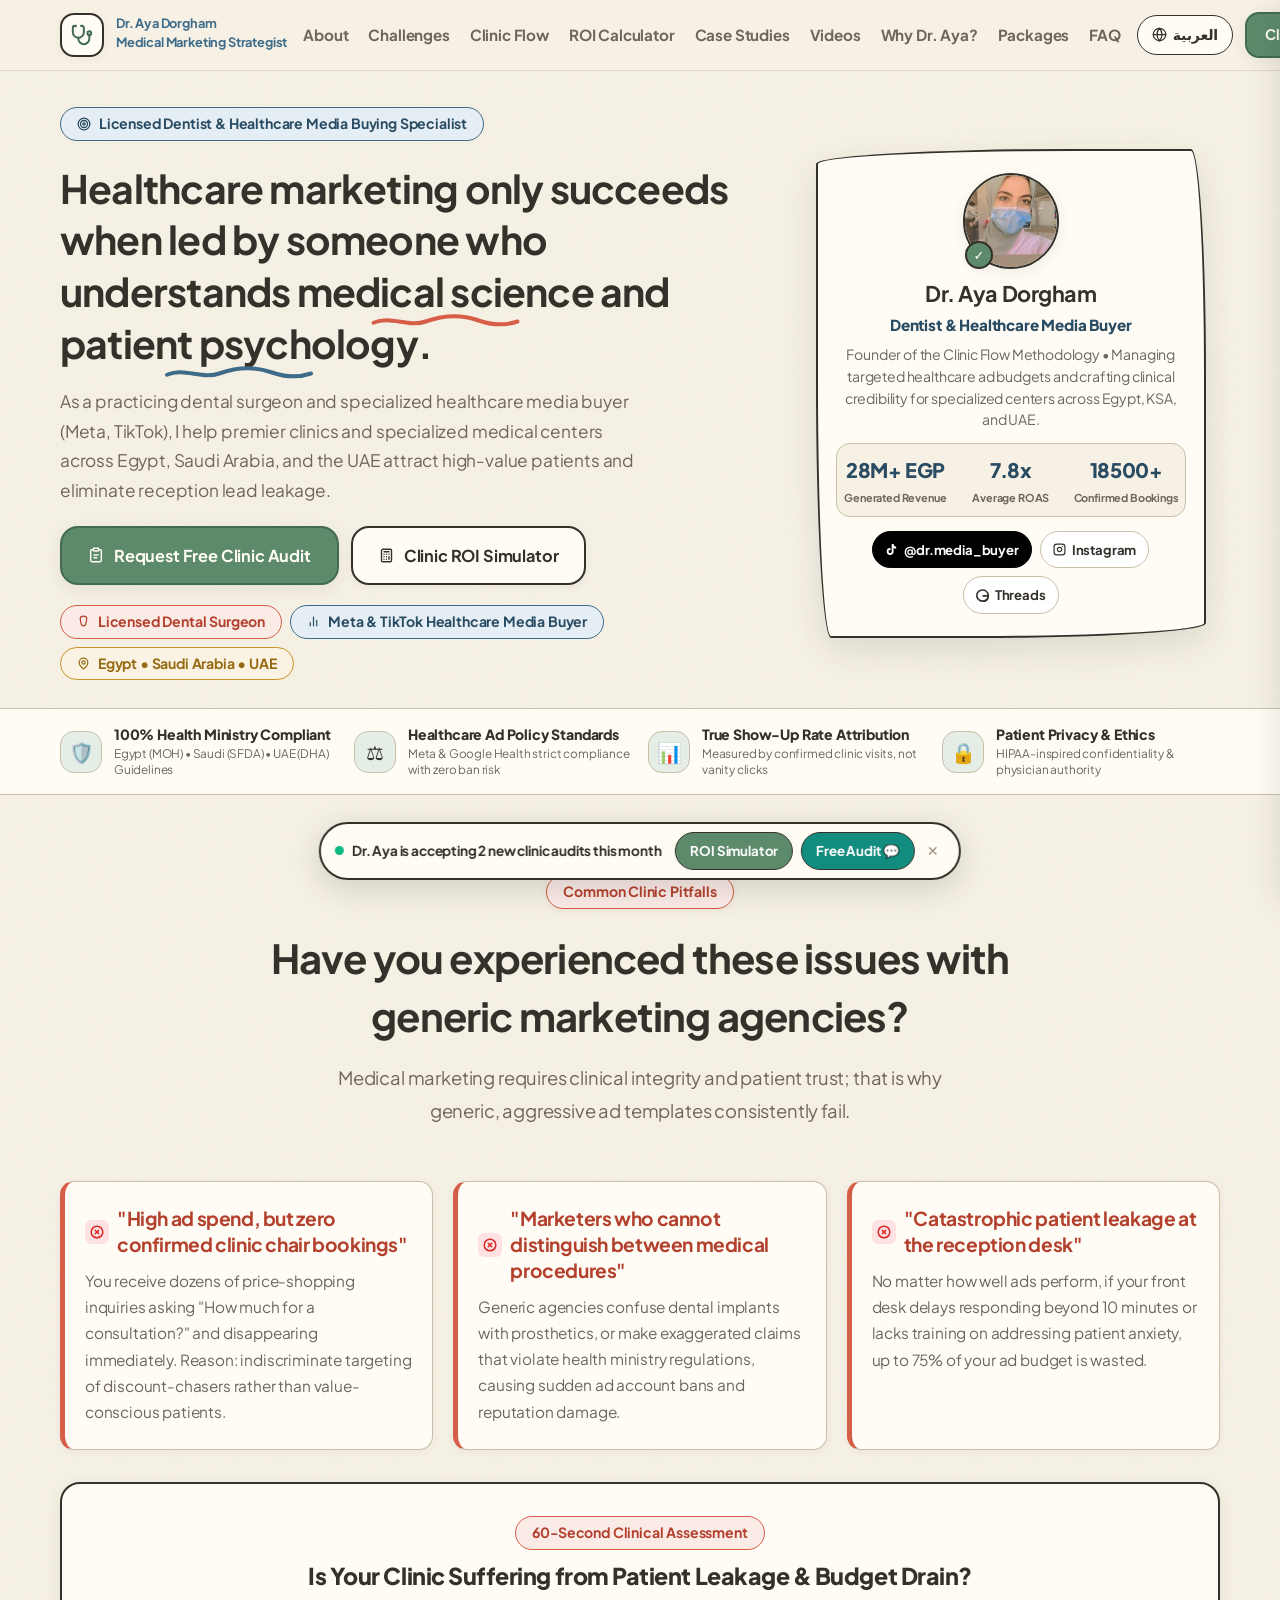
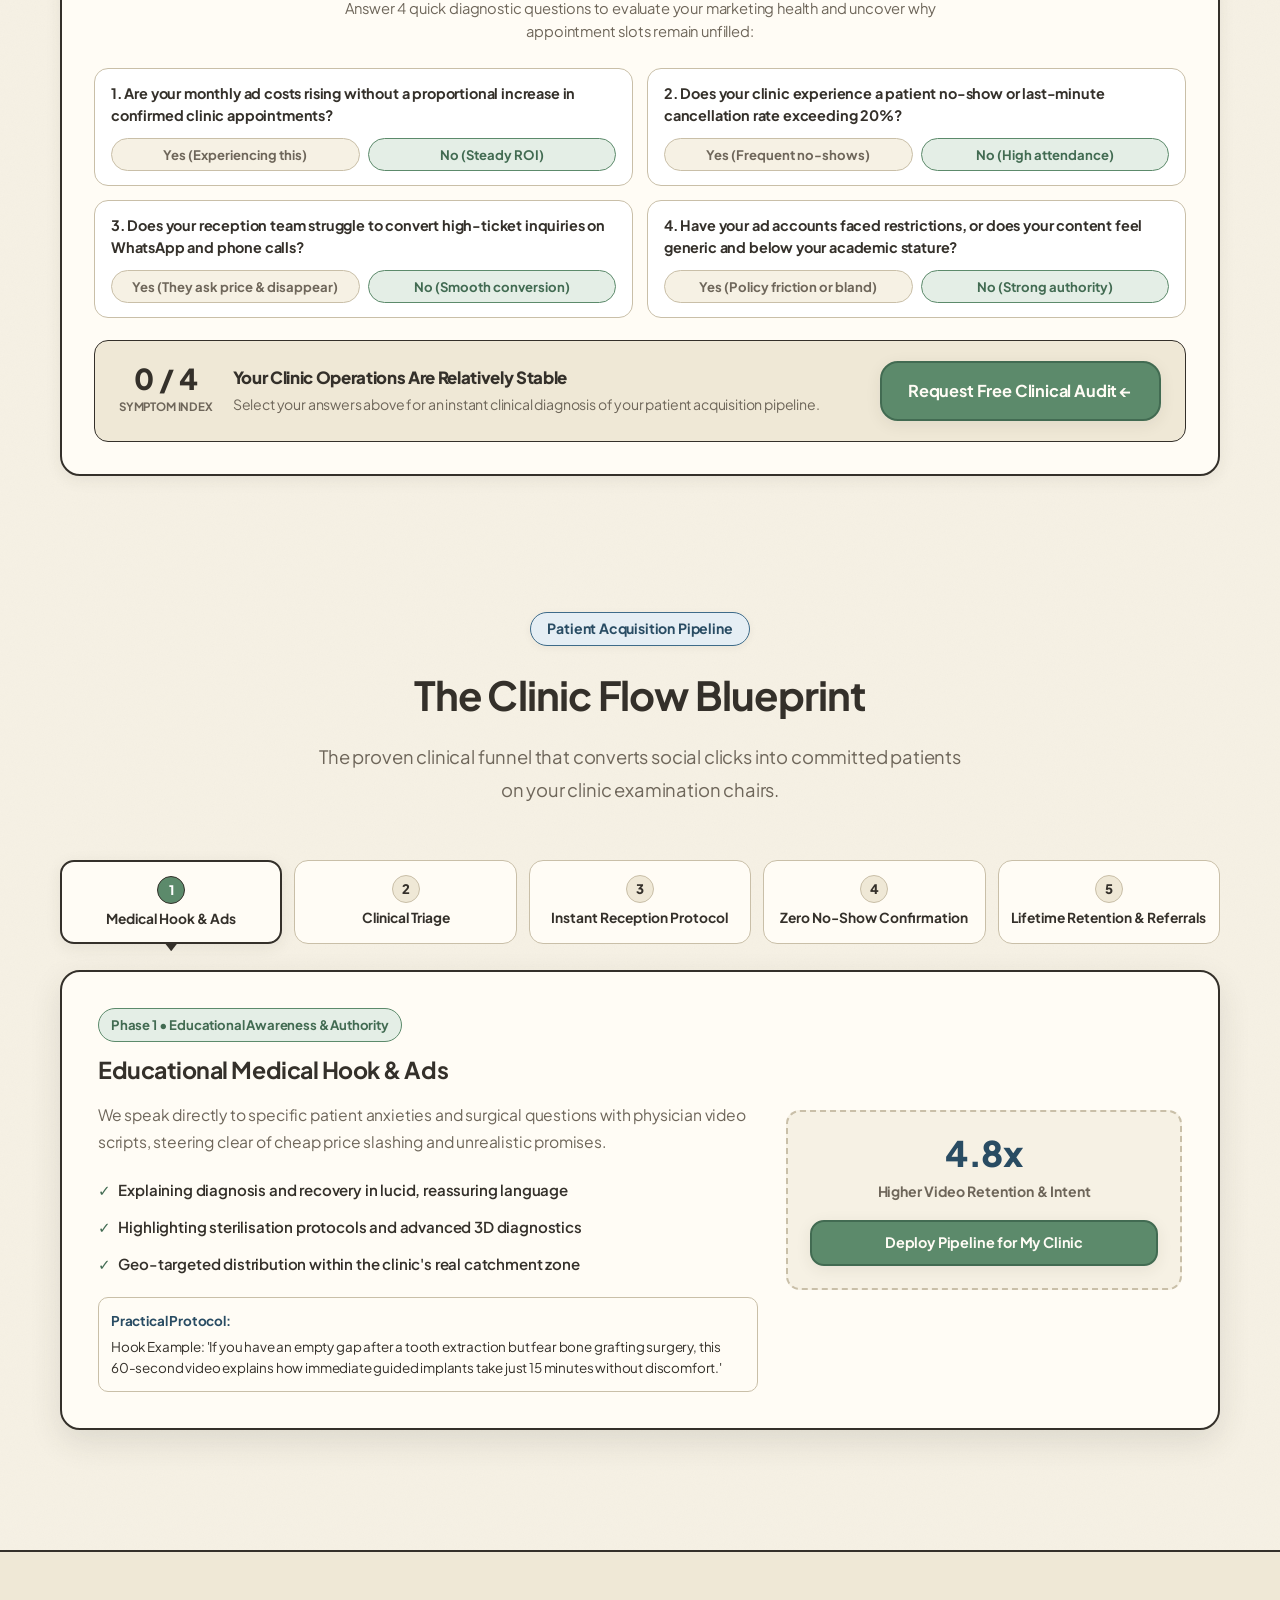
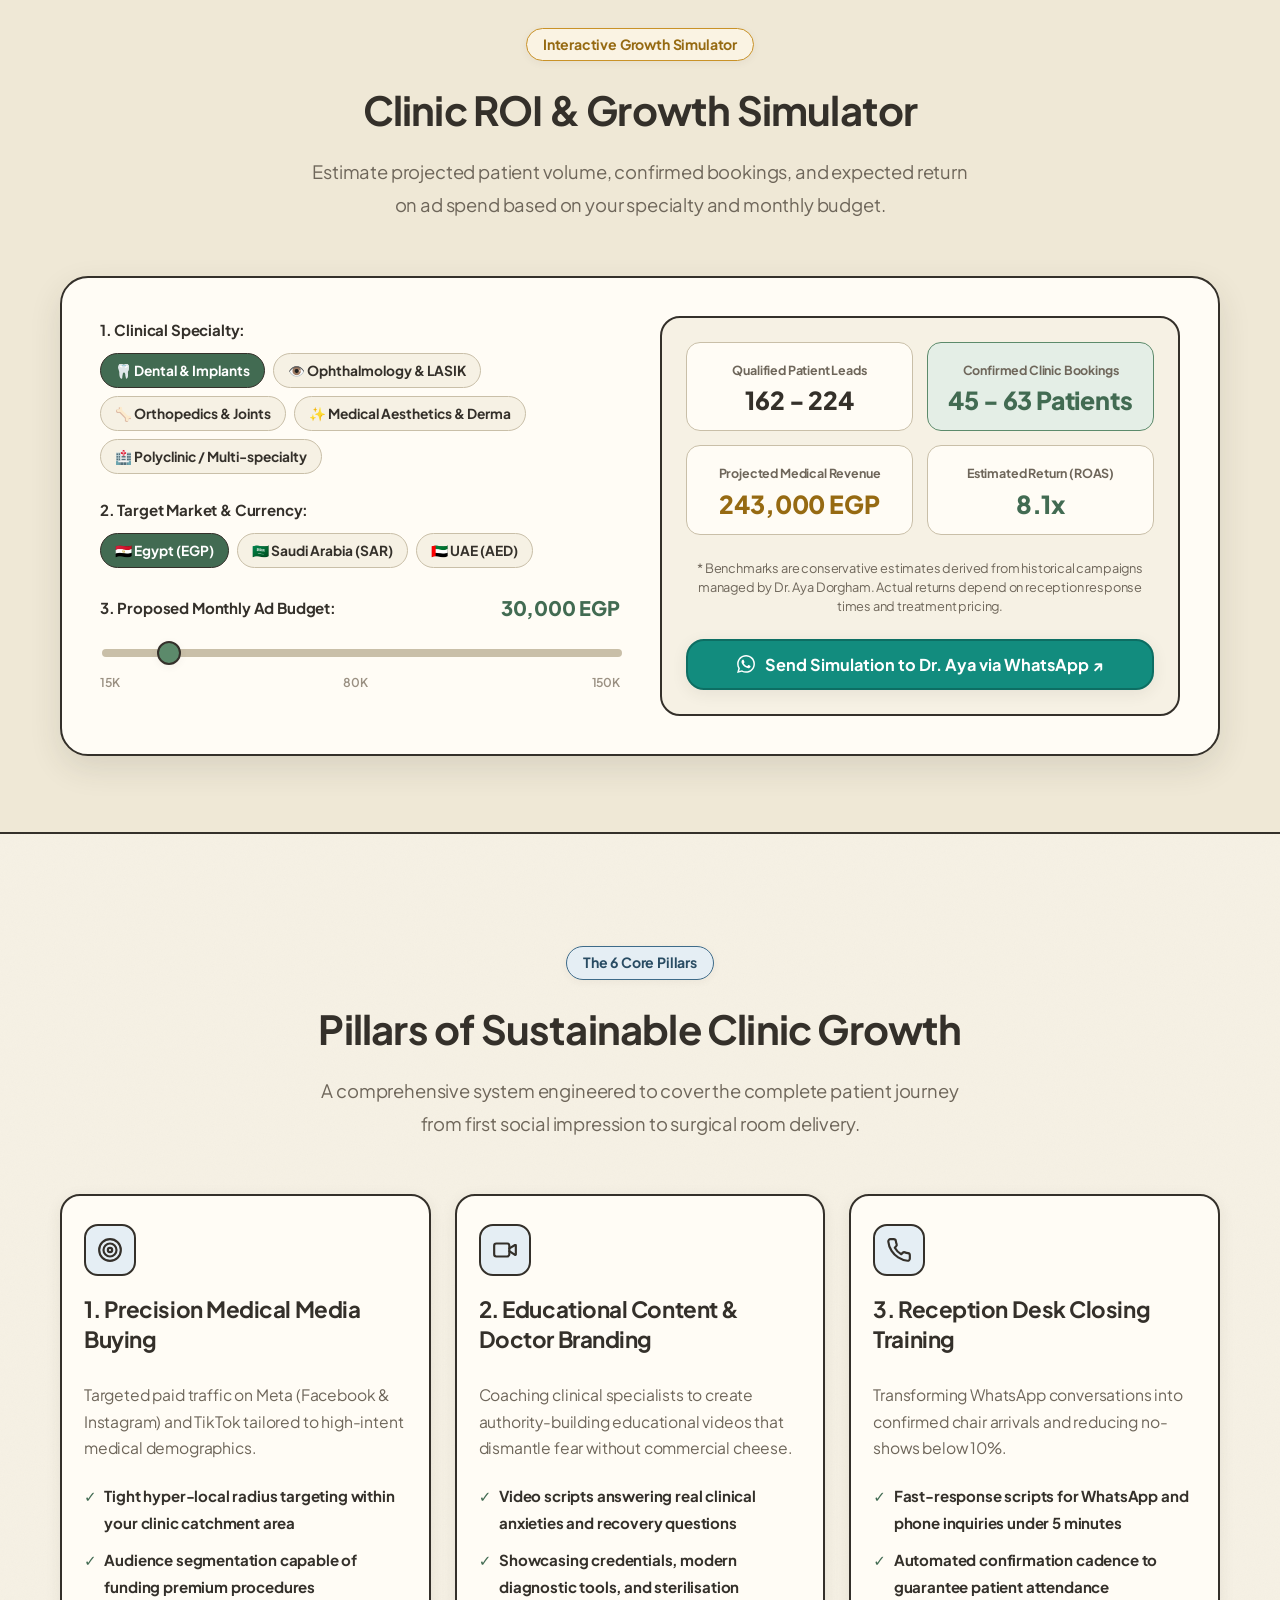
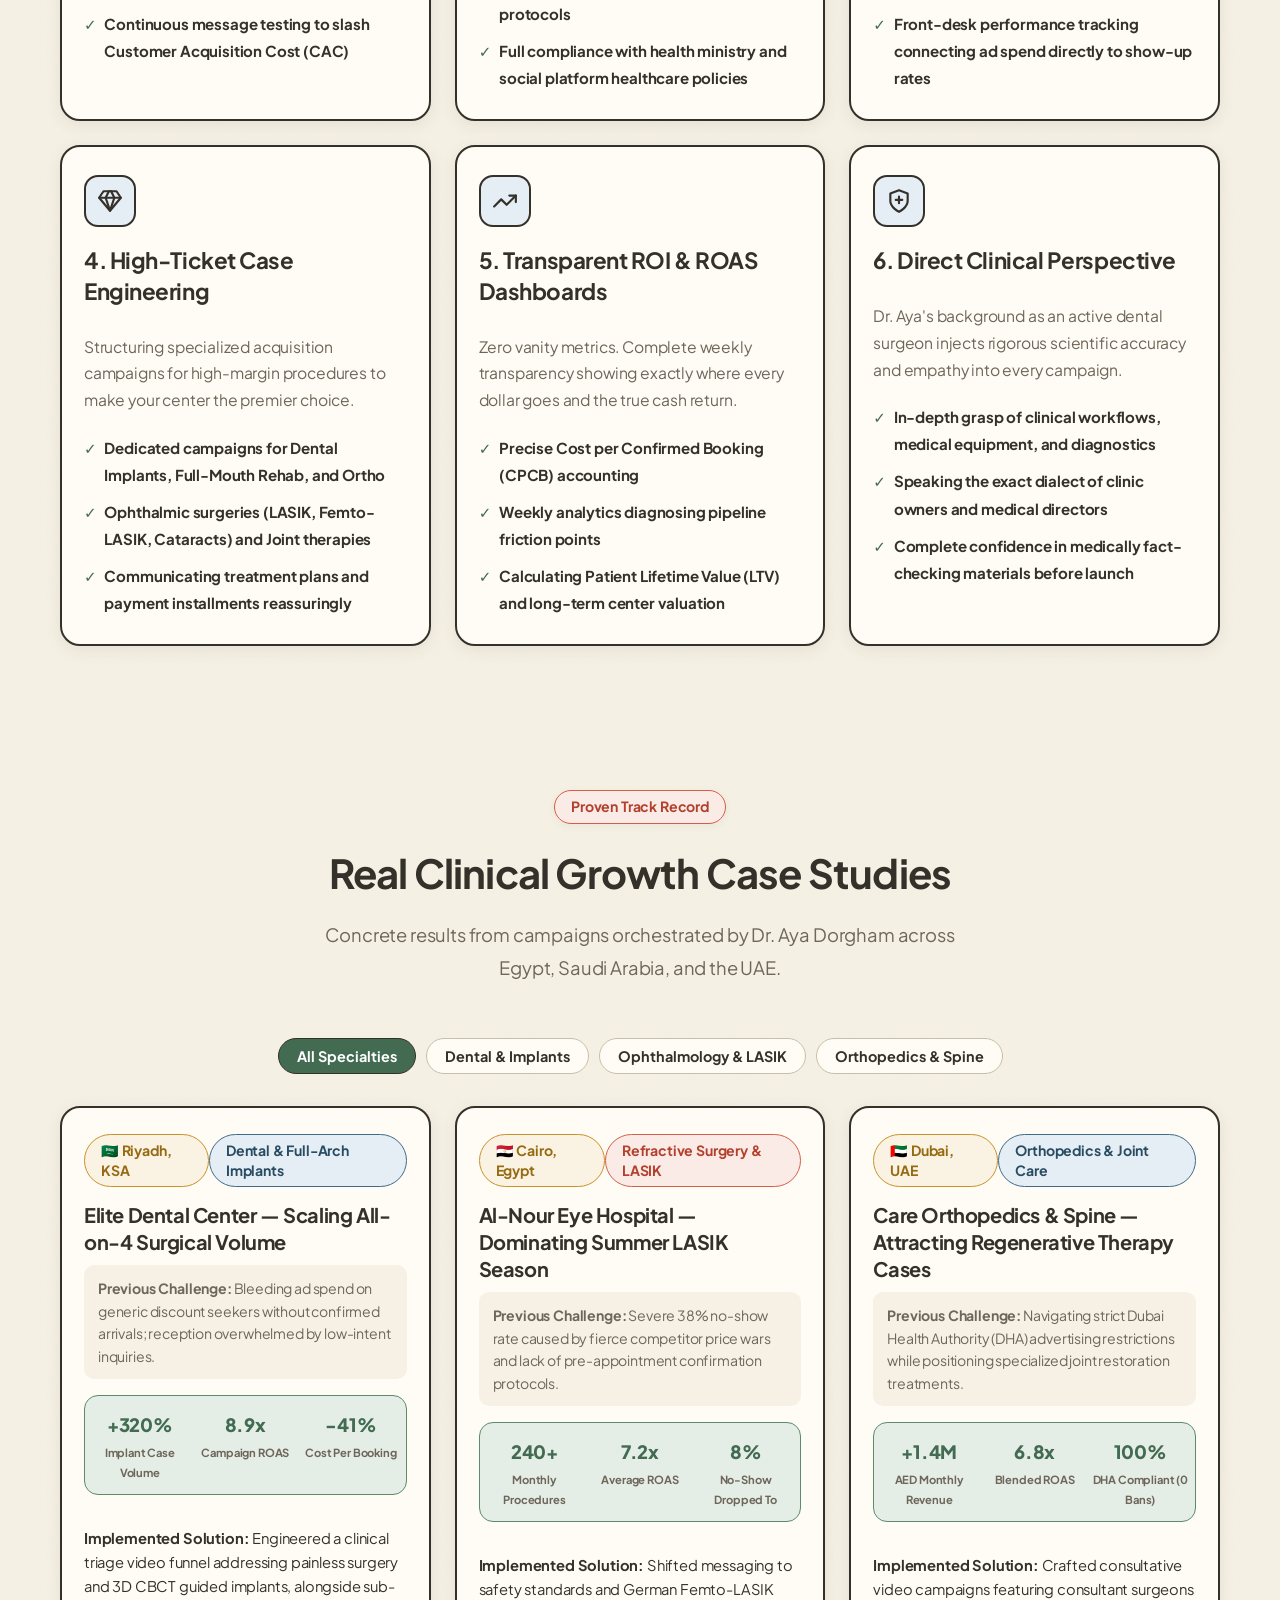
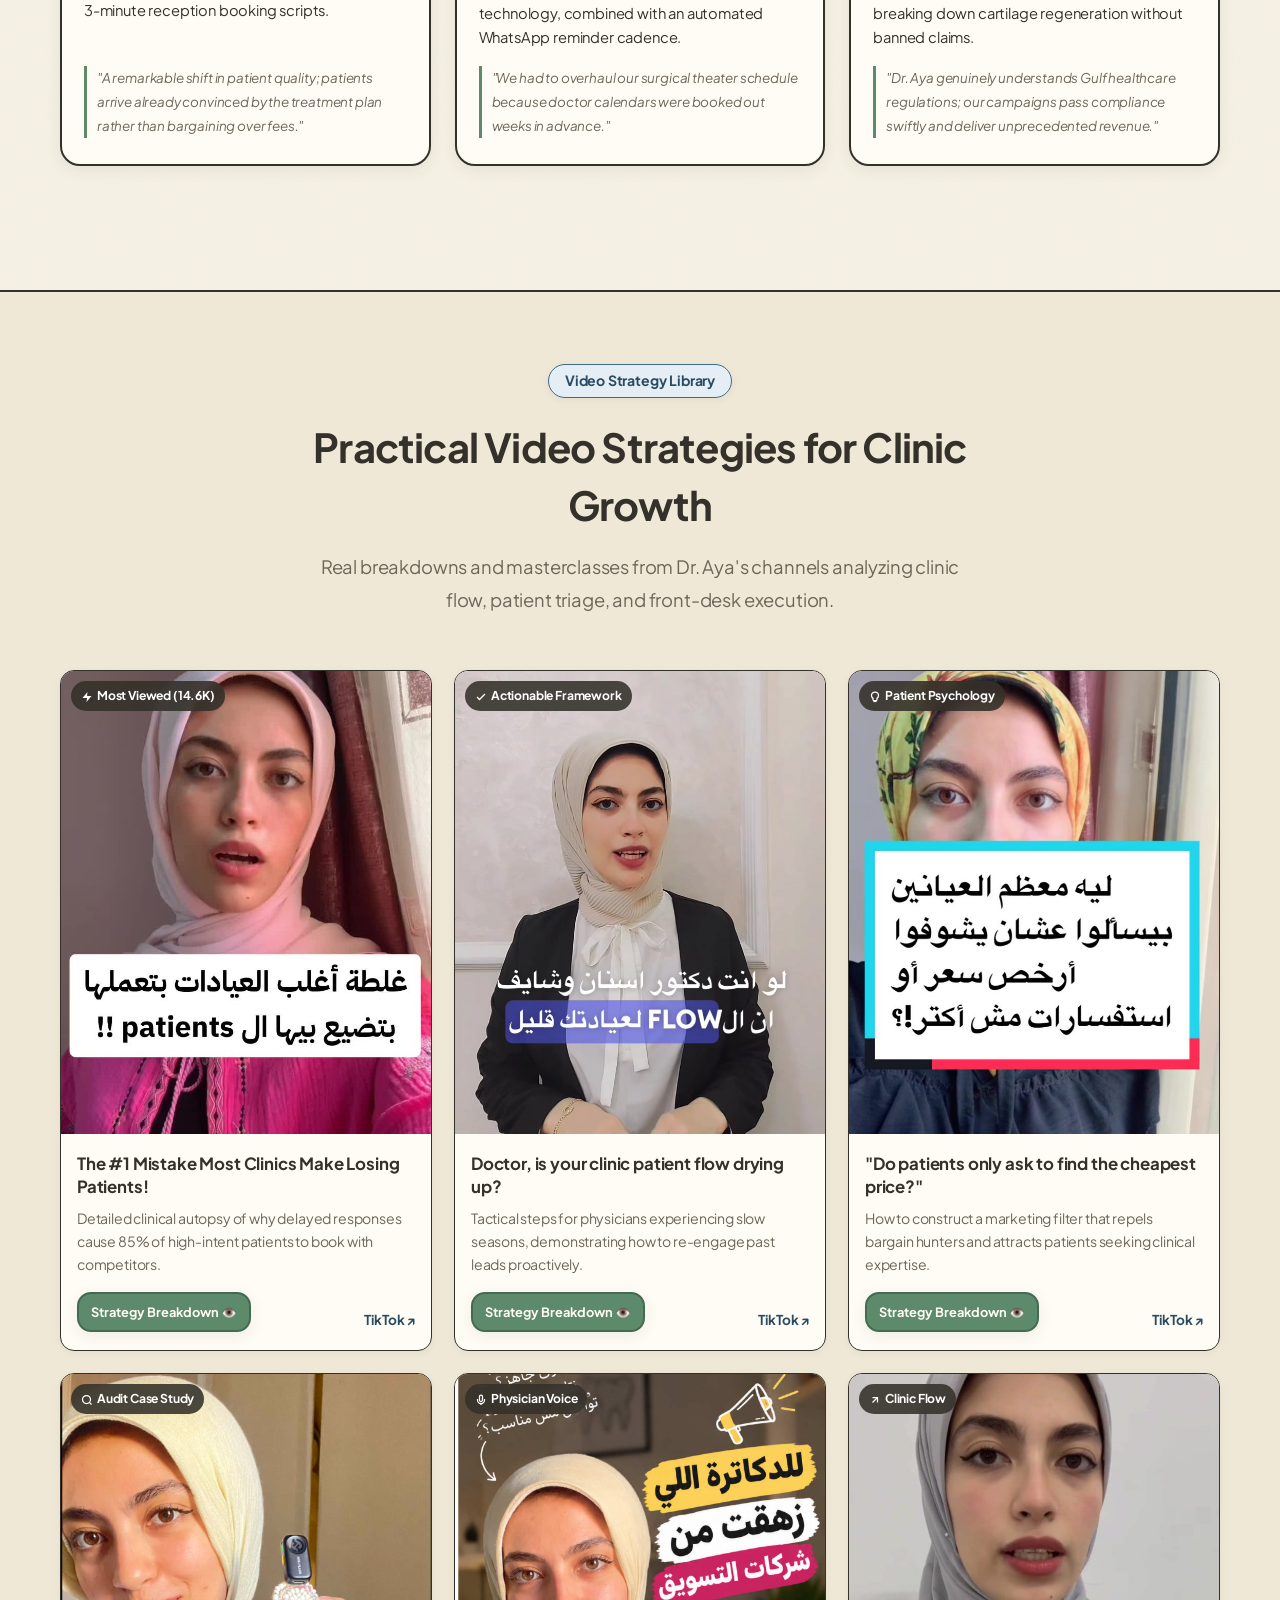
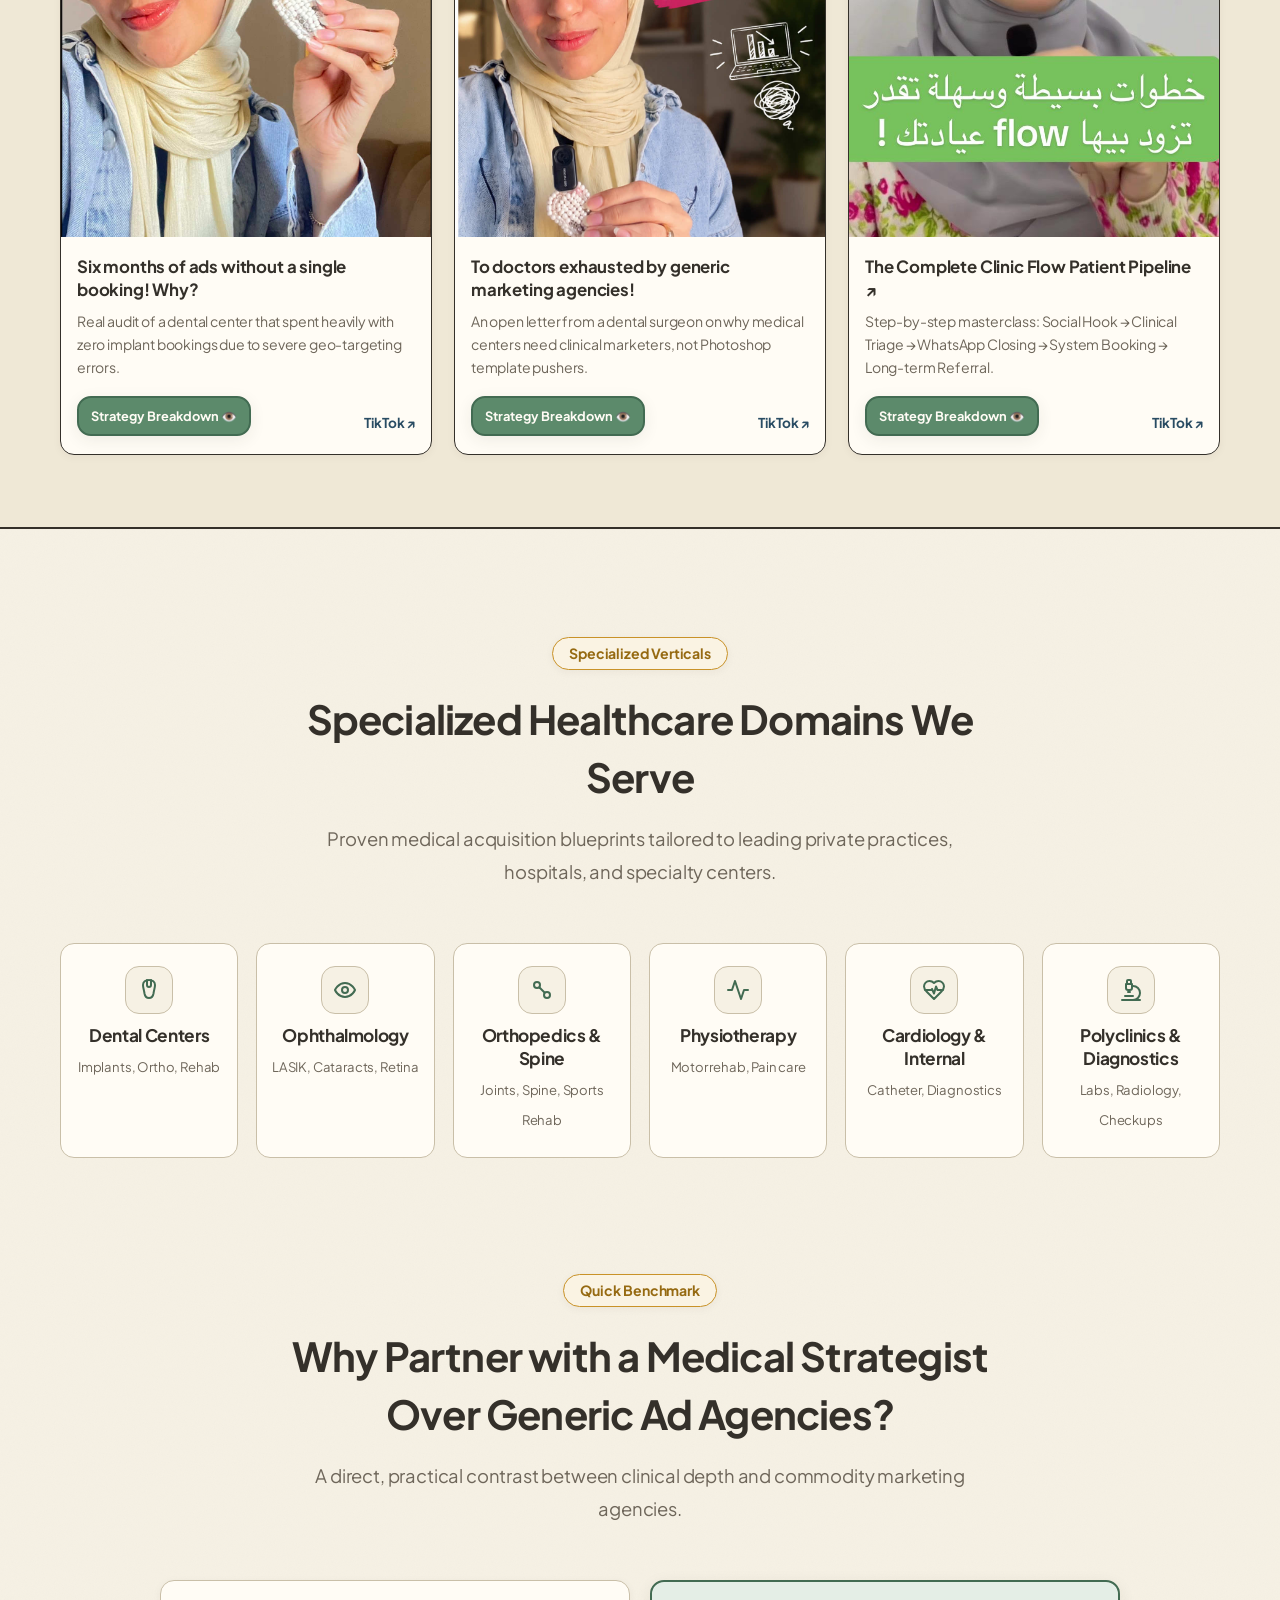
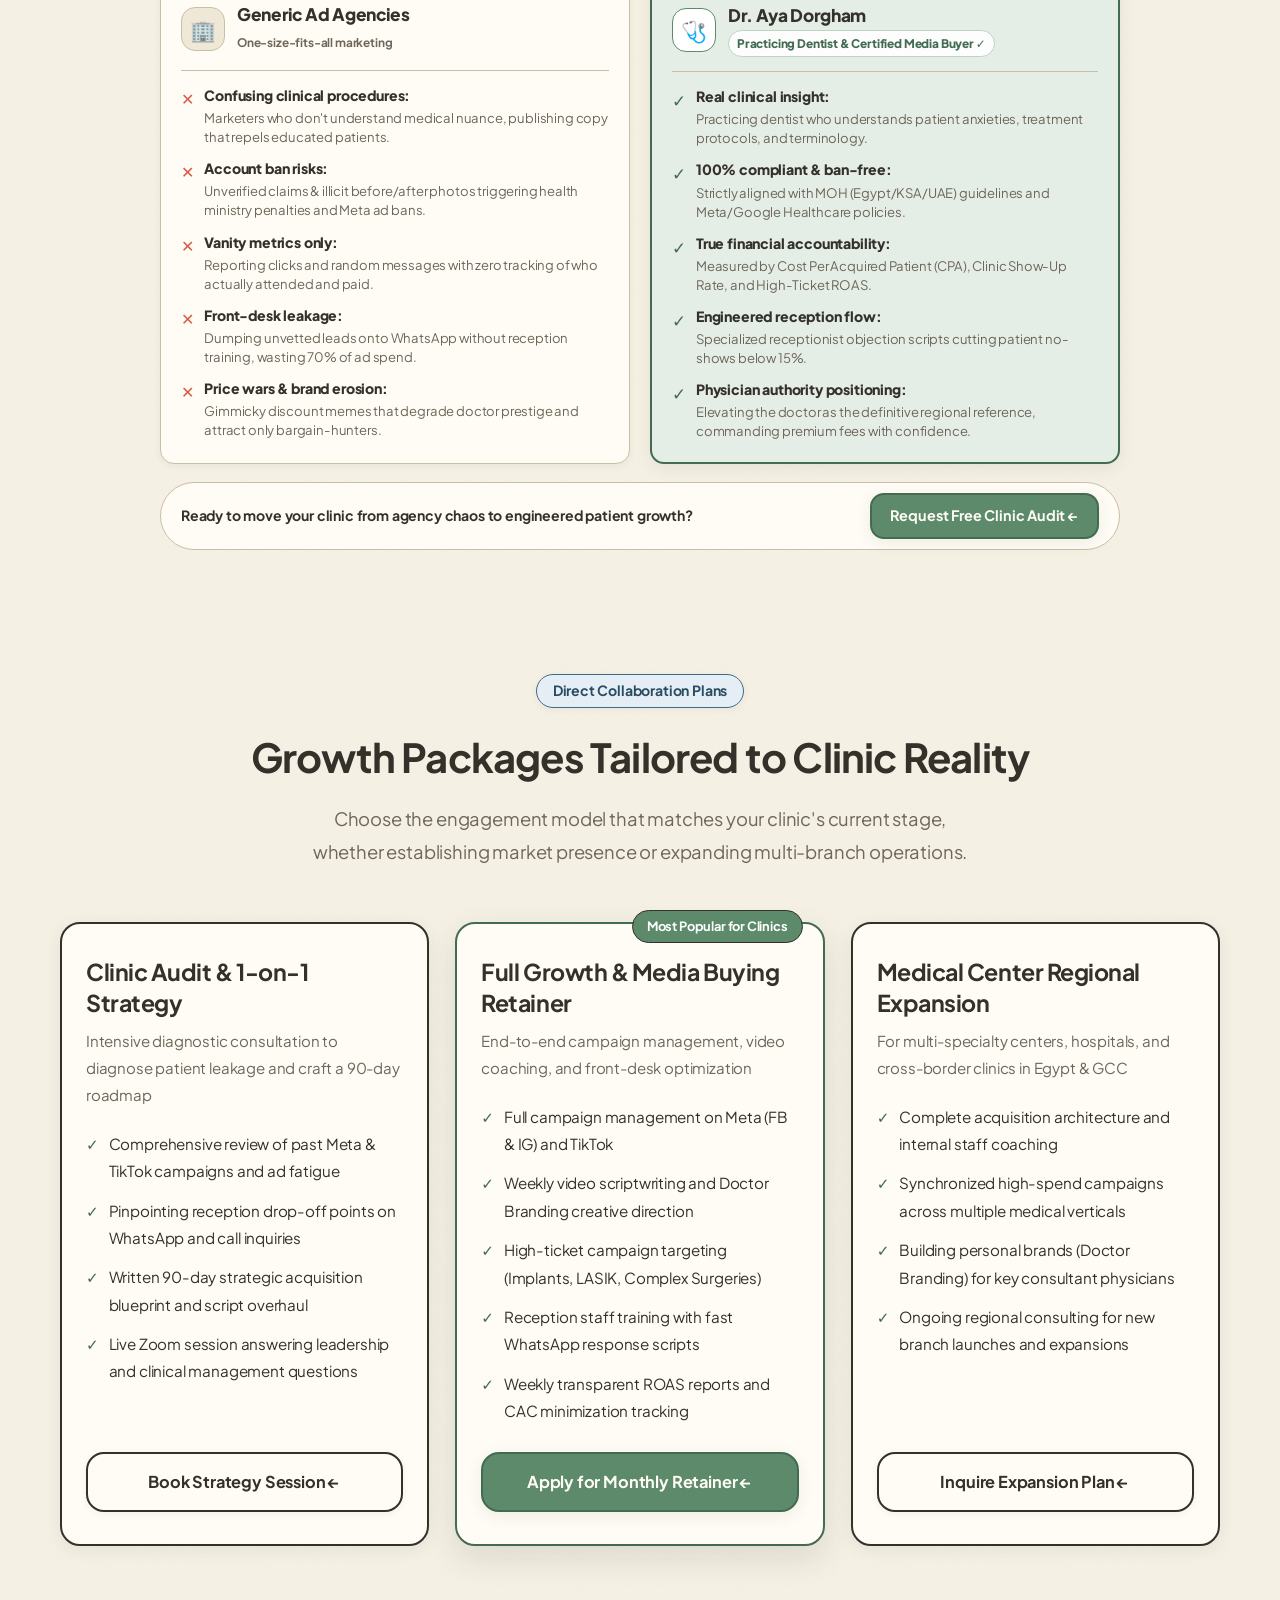
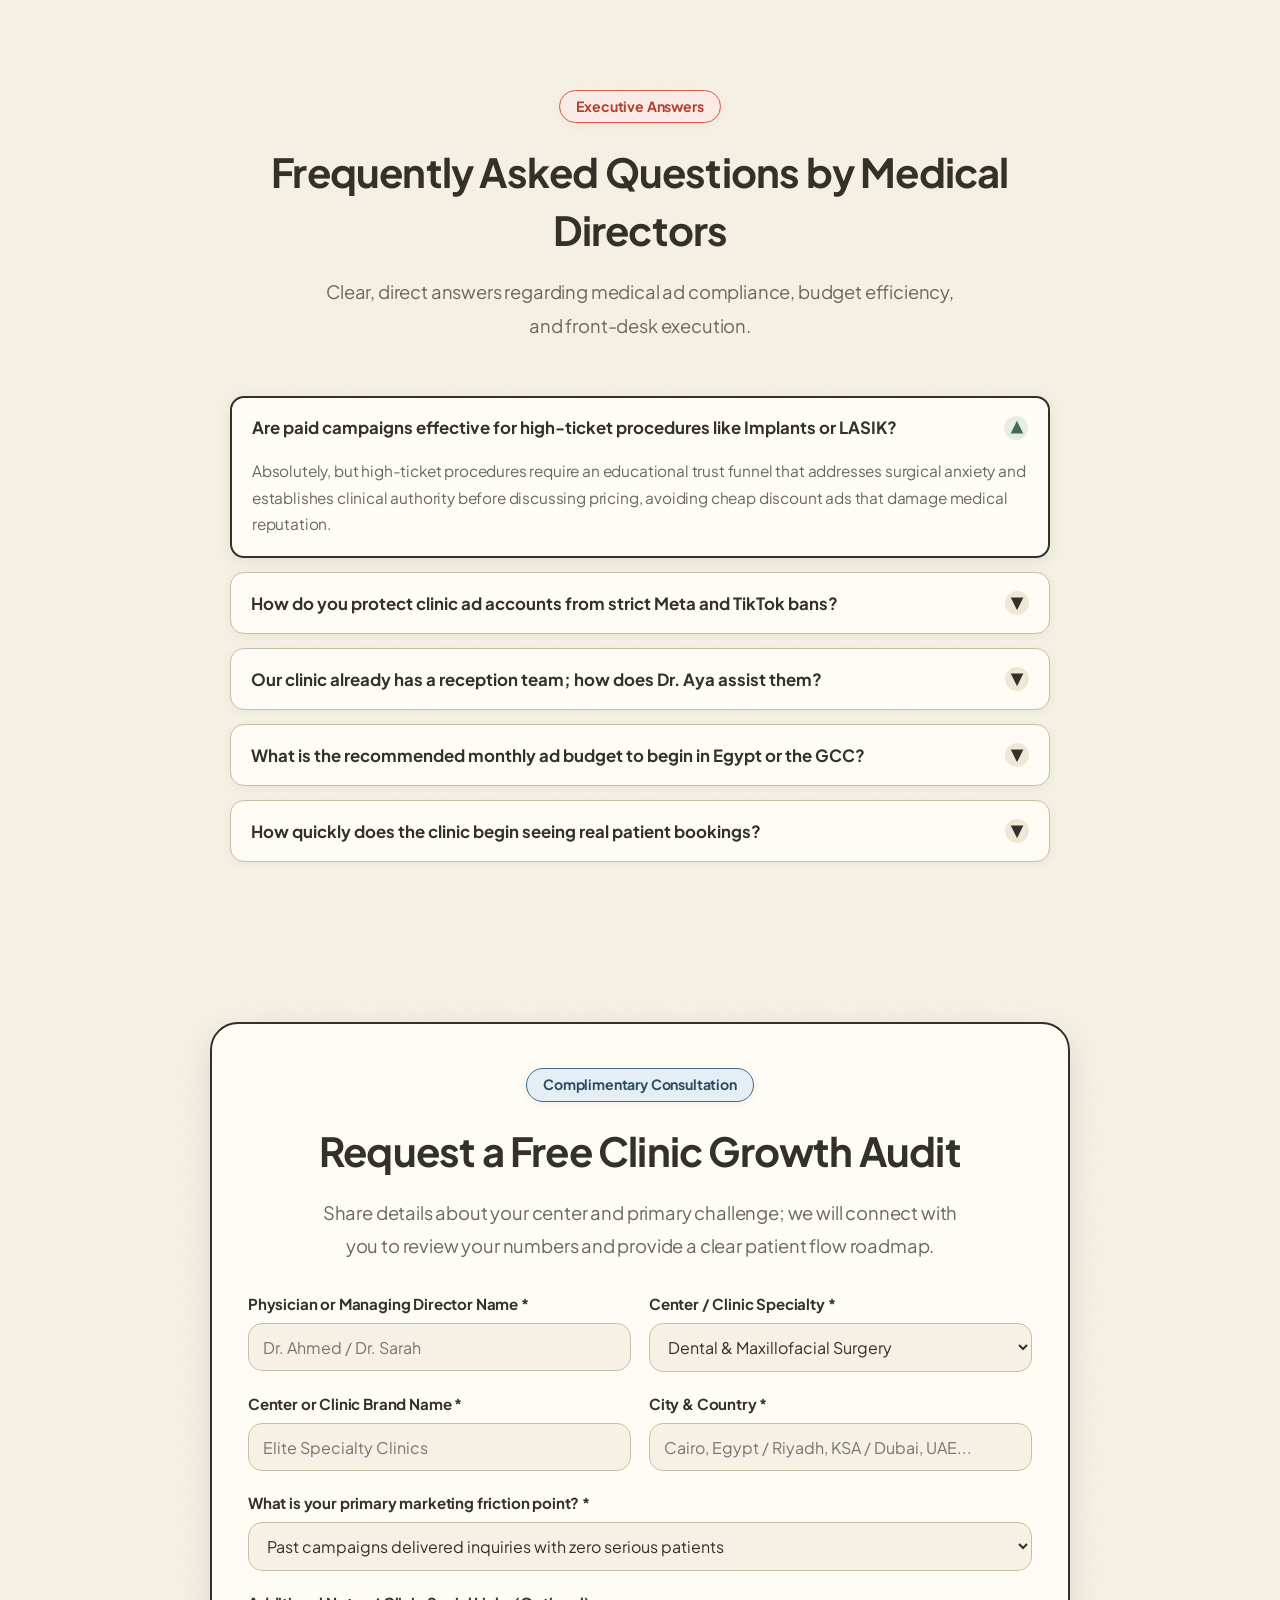
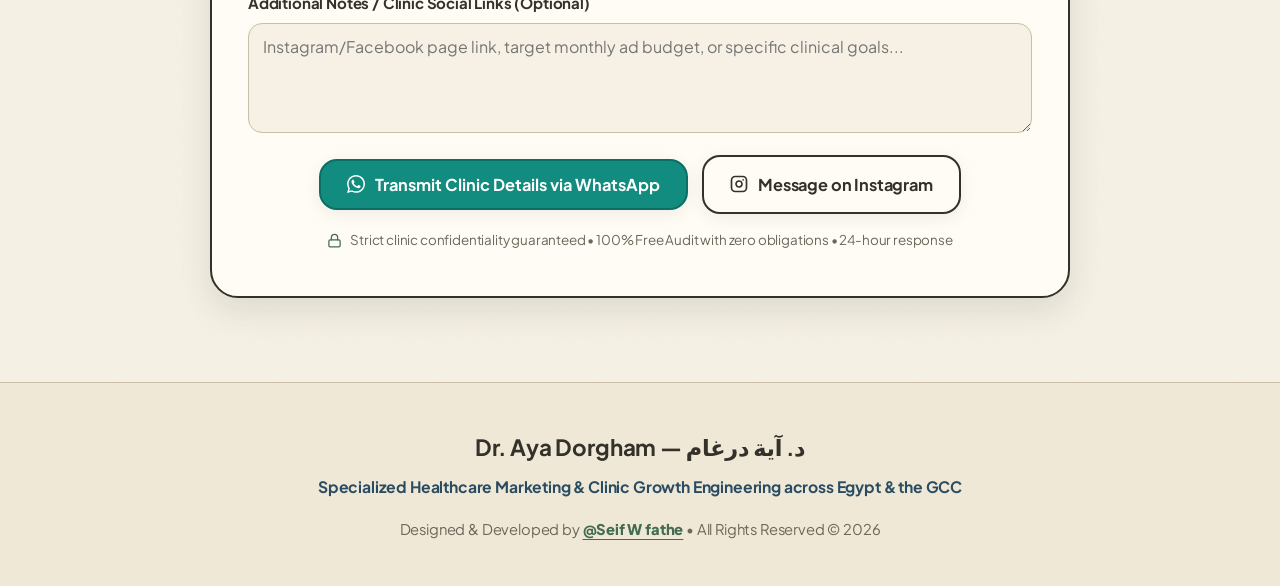
<file: dr-aya/index-en.html>
<!DOCTYPE html>
<html lang="en" dir="ltr">
<head>
  <meta charset="UTF-8" />
  <meta name="viewport" content="width=device-width, initial-scale=1.0, viewport-fit=cover" />
  <title>Dr. Aya Dorgham — Medical Marketing & Clinic Growth Strategist</title>
  <meta name="description" content="Official portfolio of Dr. Aya Dorgham (@dr.media_buyer) — Dentist and Healthcare Media Buying Strategist helping medical centers and specialized clinics across Egypt, Saudi Arabia, and the UAE scale patient acquisition." />
  <meta name="keywords" content="medical marketing, healthcare media buyer, dental clinic marketing, Dr. Aya Dorgham, clinic patient acquisition, UAE clinic marketing, KSA medical ads" />
  <meta name="author" content="Dr. Aya Dorgham • Designed and Developed by Seif W fathe" />

  <!-- Canonical & Multilingual SEO -->
  <link rel="canonical" href="https://seifwalidfathe-bot.github.io/dr-aya-portfolio/index-en.html" />
  <link rel="alternate" hreflang="en" href="https://seifwalidfathe-bot.github.io/dr-aya-portfolio/index-en.html" />
  <link rel="alternate" hreflang="ar" href="https://seifwalidfathe-bot.github.io/dr-aya-portfolio/" />
  <link rel="alternate" hreflang="x-default" href="https://seifwalidfathe-bot.github.io/dr-aya-portfolio/" />

  <!-- Open Graph / Facebook / WhatsApp Preview -->
  <meta property="og:type" content="website" />
  <meta property="og:url" content="https://seifwalidfathe-bot.github.io/dr-aya-portfolio/index-en.html" />
  <meta property="og:title" content="Dr. Aya Dorgham — Specialized Healthcare Marketing & Clinic Growth" />
  <meta property="og:description" content="Dentist and Healthcare Media Buyer bridging the gap between ad spend and confirmed clinic appointments across Egypt and the GCC." />
  <meta property="og:image" content="https://seifwalidfathe-bot.github.io/dr-aya-portfolio/assets/dr-aya-avatar.jpg" />

  <!-- Twitter Card -->
  <meta name="twitter:card" content="summary_large_image" />
  <meta name="twitter:url" content="https://seifwalidfathe-bot.github.io/dr-aya-portfolio/index-en.html" />
  <meta name="twitter:title" content="Dr. Aya Dorgham — Medical Marketing Strategist" />
  <meta name="twitter:description" content="Full-funnel healthcare media buying and patient flow engineering for specialized clinics." />
  <meta name="twitter:image" content="https://seifwalidfathe-bot.github.io/dr-aya-portfolio/assets/dr-aya-avatar.jpg" />
  
  <link rel="icon" href="./assets/dr-aya-avatar.jpg" type="image/jpeg" />

  <!-- Performance: Preconnect & Fonts -->
  <link rel="preconnect" href="https://fonts.googleapis.com" />
  <link rel="preconnect" href="https://fonts.gstatic.com" crossorigin />
  <link href="https://fonts.googleapis.com/css2?family=Lemonada:wght@500;600;700&family=Plus+Jakarta+Sans:wght@400;500;600;700;800&family=Tajawal:wght@400;500;700;800&display=swap" rel="stylesheet" />
  <link rel="stylesheet" href="./style.css?v=2.4" />

  <!-- Schema.org Medical & Professional Service Structured Data -->
  <script type="application/ld+json">
  {
    "@context": "https://schema.org",
    "@graph": [
      {
        "@type": "Physician",
        "@id": "https://seifwalidfathe-bot.github.io/dr-aya-portfolio/#physician-en",
        "name": "Dr. Aya Dorgham",
        "jobTitle": "Dentist & Healthcare Media Buying Strategist",
        "url": "https://seifwalidfathe-bot.github.io/dr-aya-portfolio/index-en.html",
        "image": "https://seifwalidfathe-bot.github.io/dr-aya-portfolio/assets/dr-aya-avatar.jpg",
        "medicalSpecialty": "Dentistry",
        "description": "Licensed dentist and healthcare media buyer specializing in targeted patient acquisition and clinic flow architecture for premier healthcare centers in Egypt, Saudi Arabia, and the UAE.",
        "sameAs": [
          "https://www.tiktok.com/@dr.media_buyer",
          "https://www.instagram.com/dentist_aya_dorgham/",
          "https://www.threads.net/@dentist_aya_dorgham"
        ]
      },
      {
        "@type": "ProfessionalService",
        "@id": "https://seifwalidfathe-bot.github.io/dr-aya-portfolio/#service-en",
        "name": "Clinic Patient Acquisition Architecture — Dr. Aya Dorgham",
        "url": "https://seifwalidfathe-bot.github.io/dr-aya-portfolio/index-en.html",
        "provider": { "@id": "https://seifwalidfathe-bot.github.io/dr-aya-portfolio/#physician-en" },
        "areaServed": ["EG", "SA", "AE"],
        "serviceType": "Healthcare Marketing, Medical Media Buying, Clinic Growth Consulting"
      },
      {
        "@type": "FAQPage",
        "mainEntity": [
          {
            "@type": "Question",
            "name": "Are paid ads suitable for high-ticket procedures like Dental Implants or LASIK?",
            "acceptedAnswer": {
              "@type": "Answer",
              "text": "Yes, but high-ticket procedures require an educational trust funnel that addresses surgical anxiety and establishes clinical authority before discussing pricing."
            }
          },
          {
            "@type": "Question",
            "name": "How do you protect medical ad accounts from strict Meta and TikTok healthcare bans?",
            "acceptedAnswer": {
              "@type": "Answer",
              "text": "As a practicing clinician, I vet every script and creative to ensure 100% compliance with medical advertising regulations, avoiding prohibited terminology and unrealistic claims."
            }
          },
          {
            "@type": "Question",
            "name": "How do you train existing clinic reception teams?",
            "acceptedAnswer": {
              "@type": "Answer",
              "text": "We provide battle-tested WhatsApp and phone scripts tailored to medical patient psychology, establishing a strict sub-5-minute response protocol to prevent lead leakage."
            }
          }
        ]
      }
    ]
  }
  </script>
</head>
<body>

  <!-- ==================== Navigation Bar ==================== -->
  <header class="navbar">
    <div class="container nav-content">
      <a href="#" class="brand-logo" aria-label="Dr. Aya Dorgham Homepage">
        <div class="logo-icon">
          <svg width="22" height="22" viewBox="0 0 24 24" fill="none" stroke="currentColor" stroke-width="2.2" stroke-linecap="round" stroke-linejoin="round">
            <path d="M4.8 2.3A.3.3 0 1 0 5 2H4a2 2 0 0 0-2 2v5a6 6 0 0 0 6 6v0a6 6 0 0 0 6-6V4a2 2 0 0 0-2-2h-1a.2.2 0 1 0 .3.3"/>
            <path d="M8 15v1a6 6 0 0 0 6 6v0a6 6 0 0 0 6-6v-4"/>
            <circle cx="20" cy="10" r="2"/>
          </svg>
        </div>
        <div class="logo-text">
          <span class="logo-title">Dr. Aya Dorgham</span>
          <span class="logo-subtitle">Medical Marketing Strategist</span>
        </div>
      </a>

      <!-- Desktop Links -->
      <nav aria-label="Main navigation">
        <ul class="nav-links">
          <li><a href="#about">About</a></li>
          <li><a href="#pain-points">Challenges</a></li>
          <li><a href="#clinic-flow">Clinic Flow</a></li>
          <li><a href="#roi-calculator">ROI Calculator</a></li>
          <li><a href="#case-studies">Case Studies</a></li>
          <li><a href="#videos">Videos</a></li>
          <li><a href="#comparison">Why Dr. Aya?</a></li>
          <li><a href="#packages">Packages</a></li>
          <li><a href="#faq">FAQ</a></li>
        </ul>
      </nav>

      <div class="nav-actions">
        <a href="./index.html" class="lang-switch" title="التبديل إلى النسخة العربية">
          <svg width="15" height="15" viewBox="0 0 24 24" fill="none" stroke="currentColor" stroke-width="2" stroke-linecap="round" stroke-linejoin="round">
            <circle cx="12" cy="12" r="10"/><line x1="2" x2="22" y1="12" y2="12"/><path d="M12 2a15.3 15.3 0 0 1 4 10 15.3 15.3 0 0 1-4 10 15.3 15.3 0 0 1-4-10 15.3 15.3 0 0 1 4-10z"/>
          </svg>
          <span>العربية</span>
        </a>
        <a href="#contact" class="btn btn-sm nav-cta">Clinic Audit</a>
        <!-- Hamburger Menu Button -->
        <button class="menu-btn" id="menuBtn" aria-label="Open navigation menu" onclick="toggleNavDrawer(true)">
          <span></span>
          <span></span>
          <span></span>
        </button>
      </div>
    </div>
  </header>

  <!-- Mobile & Tablet Drawer Menu -->
  <div class="nav-backdrop" id="navBackdrop" onclick="toggleNavDrawer(false)"></div>
  <aside class="nav-drawer" id="navDrawer" aria-label="Mobile menu">
    <div class="drawer-header">
      <div class="drawer-brand">
        <div class="logo-icon">
          <svg width="20" height="20" viewBox="0 0 24 24" fill="none" stroke="currentColor" stroke-width="2.2" stroke-linecap="round" stroke-linejoin="round">
            <path d="M4.8 2.3A.3.3 0 1 0 5 2H4a2 2 0 0 0-2 2v5a6 6 0 0 0 6 6v0a6 6 0 0 0 6-6V4a2 2 0 0 0-2-2h-1a.2.2 0 1 0 .3.3"/>
            <path d="M8 15v1a6 6 0 0 0 6 6v0a6 6 0 0 0 6-6v-4"/>
            <circle cx="20" cy="10" r="2"/>
          </svg>
        </div>
        <div>
          <span class="drawer-title" style="font-size:1.1rem; font-weight:700; display:block;">Dr. Aya Dorgham</span>
          <span style="font-size:0.8rem; color:var(--marketing-deep); font-weight:700;">Healthcare Marketing</span>
        </div>
      </div>
      <button class="drawer-close" onclick="toggleNavDrawer(false)" aria-label="Close menu">✕</button>
    </div>
    <ul class="drawer-links">
      <li><a href="#about" onclick="toggleNavDrawer(false)">About Dr. Aya</a></li>
      <li><a href="#pain-points" onclick="toggleNavDrawer(false)">Clinic Challenges</a></li>
      <li><a href="#clinic-flow" onclick="toggleNavDrawer(false)">Clinic Flow Blueprint</a></li>
      <li><a href="#roi-calculator" onclick="toggleNavDrawer(false)">ROI & Growth Calculator</a></li>
      <li><a href="#case-studies" onclick="toggleNavDrawer(false)">Clinical Case Studies</a></li>
      <li><a href="#videos" onclick="toggleNavDrawer(false)">Videos & Strategy</a></li>
      <li><a href="#comparison" onclick="toggleNavDrawer(false)">Why Dr. Aya?</a></li>
      <li><a href="#niches" onclick="toggleNavDrawer(false)">Medical Specialties</a></li>
      <li><a href="#packages" onclick="toggleNavDrawer(false)">Growth Packages</a></li>
      <li><a href="#faq" onclick="toggleNavDrawer(false)">FAQ</a></li>
      <li><a href="./index.html">🌐 النسخة العربية</a></li>
    </ul>
    <div class="drawer-footer">
      <a href="#contact" class="btn" style="width:100%;" onclick="toggleNavDrawer(false)">Request Clinic Audit</a>
    </div>
  </aside>

  <main>
    <!-- ==================== Hero Section ==================== -->
    <section class="hero" id="about">
      <div class="container hero-grid">
        <div class="hero-content">
          <div class="pill pill-marketing" style="margin-bottom:12px;">
            <svg width="14" height="14" viewBox="0 0 24 24" fill="none" stroke="currentColor" stroke-width="2.2" stroke-linecap="round" stroke-linejoin="round">
              <circle cx="12" cy="12" r="10"/><circle cx="12" cy="12" r="6"/><circle cx="12" cy="12" r="2"/>
            </svg>
            <span>Licensed Dentist & Healthcare Media Buying Specialist</span>
          </div>

          <h1>
            Healthcare marketing only succeeds when led by someone who understands <span class="squiggle medical">medical science</span> and <span class="squiggle marketing">patient psychology</span>.
          </h1>

          <p class="hero-desc">
            As a practicing dental surgeon and specialized healthcare media buyer (Meta, TikTok), I help premier clinics and specialized medical centers across Egypt, Saudi Arabia, and the UAE attract high-value patients and eliminate reception lead leakage.
          </p>

          <div class="hero-actions">
            <a href="#contact" class="btn">
              <svg width="16" height="16" viewBox="0 0 24 24" fill="none" stroke="currentColor" stroke-width="2.2" stroke-linecap="round" stroke-linejoin="round"><path d="M16 4h2a2 2 0 0 1 2 2v14a2 2 0 0 1-2 2H6a2 2 0 0 1-2-2V6a2 2 0 0 1 2-2h2"/><rect x="8" y="2" width="8" height="4" rx="1" ry="1"/><line x1="9" y1="12" x2="15" y2="12"/><line x1="9" y1="16" x2="13" y2="16"/></svg>
              <span>Request Free Clinic Audit</span>
            </a>
            <a href="#roi-calculator" class="btn btn-secondary">
              <svg width="15" height="15" viewBox="0 0 24 24" fill="none" stroke="currentColor" stroke-width="2.2" stroke-linecap="round" stroke-linejoin="round"><rect width="16" height="20" x="4" y="2" rx="2"/><line x1="8" x2="16" y1="6" y2="6"/><line x1="16" x2="16" y1="14" y2="18"/><path d="M8 10h.01"/><path d="M12 10h.01"/><path d="M16 10h.01"/><path d="M8 14h.01"/><path d="M12 14h.01"/><path d="M8 18h.01"/><path d="M12 18h.01"/></svg>
              <span>Clinic ROI Simulator</span>
            </a>
          </div>

          <div class="hero-badges">
            <div class="pill pill-medical">
              <svg width="13" height="13" viewBox="0 0 24 24" fill="none" stroke="currentColor" stroke-width="2.2" stroke-linecap="round" stroke-linejoin="round"><path d="M12 2C8.5 2 6 4 6 7c0 2.5 1 5 1.5 8.5.5 3 2 4.5 4.5 4.5s4-1.5 4.5-4.5C17 12 18 9.5 18 7c0-3-2.5-5-6-5Z"/></svg>
              <span>Licensed Dental Surgeon</span>
            </div>
            <div class="pill pill-marketing">
              <svg width="13" height="13" viewBox="0 0 24 24" fill="none" stroke="currentColor" stroke-width="2.2" stroke-linecap="round" stroke-linejoin="round"><line x1="18" y1="20" x2="18" y2="10"/><line x1="12" y1="20" x2="12" y2="4"/><line x1="6" y1="20" x2="6" y2="14"/></svg>
              <span>Meta & TikTok Healthcare Media Buyer</span>
            </div>
            <div class="pill pill-gold">
              <svg width="13" height="13" viewBox="0 0 24 24" fill="none" stroke="currentColor" stroke-width="2.2" stroke-linecap="round" stroke-linejoin="round"><path d="M20 10c0 6-8 12-8 12s-8-6-8-12a8 8 0 0 1 16 0Z"/><circle cx="12" cy="10" r="3"/></svg>
              <span>Egypt • Saudi Arabia • UAE</span>
            </div>
          </div>
        </div>

        <!-- Profile Card in Hero -->
        <div class="hero-card-col">
          <div class="profile-card">
            <div class="profile-img-wrap">
              <img src="./assets/dr-aya-avatar.jpg" alt="Dr. Aya Dorgham" class="profile-img" />
              <div class="avatar-badge" title="Certified Physician">✓</div>
            </div>

            <h3>Dr. Aya Dorgham</h3>
            <div class="profile-role">Dentist & Healthcare Media Buyer</div>
            <div class="profile-bio-text">
              Founder of the Clinic Flow Methodology • Managing targeted healthcare ad budgets and crafting clinical credibility for specialized centers across Egypt, KSA, and UAE.
            </div>

            <div class="profile-stats">
              <div>
                <div class="p-stat-val" data-counter="28" data-suffix="M+ EGP">+28M EGP</div>
                <div class="p-stat-lbl">Generated Revenue</div>
              </div>
              <div>
                <div class="p-stat-val" data-counter="7.8" data-suffix="x" data-decimals="1">7.8x</div>
                <div class="p-stat-lbl">Average ROAS</div>
              </div>
              <div>
                <div class="p-stat-val" data-counter="18500" data-suffix="+">+18,500</div>
                <div class="p-stat-lbl">Confirmed Bookings</div>
              </div>
            </div>

            <div class="profile-socials">
              <a href="https://www.tiktok.com/@dr.media_buyer" target="_blank" rel="noopener" class="social-chip" style="background:#000; color:#fff; border-color:#000;">
                <svg width="13" height="13" viewBox="0 0 24 24" fill="currentColor" class="social-icon"><path d="M19.59 6.69a4.83 4.83 0 0 1-3.77-4.25V2h-3.45v13.67a2.89 2.89 0 0 1-5.2 1.74 2.89 2.89 0 0 1 2.31-4.64c.29 0 .58.04.85.12V9.36a6.34 6.34 0 0 0-.85-.06A6.34 6.34 0 0 0 3.15 15.64a6.34 6.34 0 0 0 6.34 6.36 6.34 6.34 0 0 0 6.34-6.36V9.07a8.28 8.28 0 0 0 4.76 1.49v-3.46c-.34 0-.68-.13-1-.41Z"/></svg>
                <span>@dr.media_buyer</span>
              </a>
              <a href="https://www.instagram.com/dentist_aya_dorgham/" target="_blank" rel="noopener" class="social-chip">
                <svg width="13" height="13" viewBox="0 0 24 24" fill="none" stroke="currentColor" stroke-width="2.2" stroke-linecap="round" stroke-linejoin="round" class="social-icon"><rect width="20" height="20" x="2" y="2" rx="5" ry="5"/><path d="M16 11.37A4 4 0 1 1 12.63 8 4 4 0 0 1 16 11.37z"/><line x1="17.5" x2="17.51" y1="6.5" y2="6.5"/></svg>
                <span>Instagram</span>
              </a>
              <a href="https://www.threads.net/@dentist_aya_dorgham" target="_blank" rel="noopener" class="social-chip">
                <svg width="13" height="13" viewBox="0 0 24 24" fill="currentColor" class="social-icon"><path d="M12.186 24C5.46 24 0 18.672 0 12.122 0 5.571 5.46.243 12.186.243c6.643 0 11.968 5.174 12.177 11.666h-3.141c-.2-4.736-4.072-8.497-9.036-8.497-5.068 0-9.176 4.01-9.176 8.71 0 4.7 4.108 8.71 9.176 8.71 4.257 0 7.828-2.775 8.857-6.577H12.18v-3.056h11.96c.07.63.107 1.272.107 1.925 0 6.55-5.46 11.876-12.061 11.876Z"/></svg>
                <span>Threads</span>
              </a>
            </div>
          </div>
        </div>
      </div>
    </section>

    <!-- ==================== Compliance & Clinical Trust Strip ==================== -->
    <div class="compliance-trust-strip">
      <div class="container">
        <div class="compliance-strip-inner">
          <div class="compliance-item">
            <div class="compliance-icon-wrap">🛡️</div>
            <div class="compliance-text">
              <strong>100% Health Ministry Compliant</strong>
              <span>Egypt (MOH) • Saudi (SFDA) • UAE (DHA) Guidelines</span>
            </div>
          </div>
          <div class="compliance-item">
            <div class="compliance-icon-wrap">⚖️</div>
            <div class="compliance-text">
              <strong>Healthcare Ad Policy Standards</strong>
              <span>Meta & Google Health strict compliance with zero ban risk</span>
            </div>
          </div>
          <div class="compliance-item">
            <div class="compliance-icon-wrap">📊</div>
            <div class="compliance-text">
              <strong>True Show-Up Rate Attribution</strong>
              <span>Measured by confirmed clinic visits, not vanity clicks</span>
            </div>
          </div>
          <div class="compliance-item">
            <div class="compliance-icon-wrap">🔒</div>
            <div class="compliance-text">
              <strong>Patient Privacy & Ethics</strong>
              <span>HIPAA-inspired confidentiality & physician authority</span>
            </div>
          </div>
        </div>
      </div>
    </div>

    <!-- ==================== Pain Points ==================== -->
    <section class="container pain-points-section reveal" id="pain-points">
      <div class="section-header">
        <div class="pill pill-medical">Common Clinic Pitfalls</div>
        <h2>Have you experienced these issues with generic marketing agencies?</h2>
        <p>Medical marketing requires clinical integrity and patient trust; that is why generic, aggressive ad templates consistently fail.</p>
      </div>

      <div class="pain-grid">
        <div class="pain-card">
          <h4>
            <span class="pain-alert-icon">
              <svg width="14" height="14" viewBox="0 0 24 24" fill="none" stroke="currentColor" stroke-width="2.5" stroke-linecap="round" stroke-linejoin="round"><circle cx="12" cy="12" r="10"/><line x1="15" y1="9" x2="9" y2="15"/><line x1="9" y1="9" x2="15" y2="15"/></svg>
            </span>
            "High ad spend, but zero confirmed clinic chair bookings"
          </h4>
          <p>You receive dozens of price-shopping inquiries asking "How much for a consultation?" and disappearing immediately. Reason: indiscriminate targeting of discount-chasers rather than value-conscious patients.</p>
        </div>

        <div class="pain-card">
          <h4>
            <span class="pain-alert-icon">
              <svg width="14" height="14" viewBox="0 0 24 24" fill="none" stroke="currentColor" stroke-width="2.5" stroke-linecap="round" stroke-linejoin="round"><circle cx="12" cy="12" r="10"/><line x1="15" y1="9" x2="9" y2="15"/><line x1="9" y1="9" x2="15" y2="15"/></svg>
            </span>
            "Marketers who cannot distinguish between medical procedures"
          </h4>
          <p>Generic agencies confuse dental implants with prosthetics, or make exaggerated claims that violate health ministry regulations, causing sudden ad account bans and reputation damage.</p>
        </div>

        <div class="pain-card">
          <h4>
            <span class="pain-alert-icon">
              <svg width="14" height="14" viewBox="0 0 24 24" fill="none" stroke="currentColor" stroke-width="2.5" stroke-linecap="round" stroke-linejoin="round"><circle cx="12" cy="12" r="10"/><line x1="15" y1="9" x2="9" y2="15"/><line x1="9" y1="9" x2="15" y2="15"/></svg>
            </span>
            "Catastrophic patient leakage at the reception desk"
          </h4>
          <p>No matter how well ads perform, if your front desk delays responding beyond 10 minutes or lacks training on addressing patient anxiety, up to 75% of your ad budget is wasted.</p>
        </div>
      </div>

      <!-- 60-Second Clinic Health Check Quiz -->
      <div class="clinic-audit-quiz-card">
        <div class="audit-quiz-header">
          <span class="pill pill-medical">60-Second Clinical Assessment</span>
          <h3>Is Your Clinic Suffering from Patient Leakage & Budget Drain?</h3>
          <p>Answer 4 quick diagnostic questions to evaluate your marketing health and uncover why appointment slots remain unfilled:</p>
        </div>

        <div class="audit-quiz-questions">
          <!-- Question 1 -->
          <div class="quiz-question-box" data-q="0">
            <div class="quiz-q-text">1. Are your monthly ad costs rising without a proportional increase in confirmed clinic appointments?</div>
            <div class="quiz-q-btns">
              <button class="quiz-opt-btn" onclick="selectQuizAnswer(0, true)">Yes (Experiencing this)</button>
              <button class="quiz-opt-btn selected-no" onclick="selectQuizAnswer(0, false)">No (Steady ROI)</button>
            </div>
          </div>

          <!-- Question 2 -->
          <div class="quiz-question-box" data-q="1">
            <div class="quiz-q-text">2. Does your clinic experience a patient no-show or last-minute cancellation rate exceeding 20%?</div>
            <div class="quiz-q-btns">
              <button class="quiz-opt-btn" onclick="selectQuizAnswer(1, true)">Yes (Frequent no-shows)</button>
              <button class="quiz-opt-btn selected-no" onclick="selectQuizAnswer(1, false)">No (High attendance)</button>
            </div>
          </div>

          <!-- Question 3 -->
          <div class="quiz-question-box" data-q="2">
            <div class="quiz-q-text">3. Does your reception team struggle to convert high-ticket inquiries on WhatsApp and phone calls?</div>
            <div class="quiz-q-btns">
              <button class="quiz-opt-btn" onclick="selectQuizAnswer(2, true)">Yes (They ask price & disappear)</button>
              <button class="quiz-opt-btn selected-no" onclick="selectQuizAnswer(2, false)">No (Smooth conversion)</button>
            </div>
          </div>

          <!-- Question 4 -->
          <div class="quiz-question-box" data-q="3">
            <div class="quiz-q-text">4. Have your ad accounts faced restrictions, or does your content feel generic and below your academic stature?</div>
            <div class="quiz-q-btns">
              <button class="quiz-opt-btn" onclick="selectQuizAnswer(3, true)">Yes (Policy friction or bland)</button>
              <button class="quiz-opt-btn selected-no" onclick="selectQuizAnswer(3, false)">No (Strong authority)</button>
            </div>
          </div>
        </div>

        <div class="audit-quiz-result" id="auditQuizResult">
          <div class="audit-badge-wrap">
            <div class="audit-score-num" id="auditScoreNum">0 / 4</div>
            <div class="audit-score-lbl" id="auditScoreLbl">Symptom Index</div>
          </div>
          <div class="audit-diag-body">
            <h4 id="auditDiagTitle">Your Clinic Operations Are Relatively Stable</h4>
            <p class="audit-diag-desc" id="auditDiagDesc">Select your answers above for an instant clinical diagnosis of your patient acquisition pipeline.</p>
          </div>
          <a href="#contact" class="btn btn-primary audit-action-btn" id="auditCtaBtn">Request Free Clinical Audit ←</a>
        </div>
      </div>
    </section>

    <!-- ==================== Clinic Flow Blueprint ==================== -->
    <section class="container clinic-flow-section reveal" id="clinic-flow">
      <div class="section-header">
        <div class="pill pill-marketing">Patient Acquisition Pipeline</div>
        <h2>The Clinic Flow Blueprint</h2>
        <p>The proven clinical funnel that converts social clicks into committed patients on your clinic examination chairs.</p>
      </div>

      <!-- 5-Step Stepper Navigation -->
      <div class="flow-stepper-nav" id="flowNav">
        <button class="flow-nav-btn active" onclick="switchFlowStep(0)">
          <div class="flow-step-num">1</div>
          <div class="flow-step-title">Medical Hook & Ads</div>
        </button>
        <button class="flow-nav-btn" onclick="switchFlowStep(1)">
          <div class="flow-step-num">2</div>
          <div class="flow-step-title">Clinical Triage</div>
        </button>
        <button class="flow-nav-btn" onclick="switchFlowStep(2)">
          <div class="flow-step-num">3</div>
          <div class="flow-step-title">Instant Reception Protocol</div>
        </button>
        <button class="flow-nav-btn" onclick="switchFlowStep(3)">
          <div class="flow-step-num">4</div>
          <div class="flow-step-title">Zero No-Show Confirmation</div>
        </button>
        <button class="flow-nav-btn" onclick="switchFlowStep(4)">
          <div class="flow-step-num">5</div>
          <div class="flow-step-title">Lifetime Retention & Referrals</div>
        </button>
      </div>

      <!-- Step Content Display Card -->
      <div class="flow-card-panel" id="flowContentPanel">
        <!-- Rendered dynamically by JavaScript -->
      </div>
    </section>

    <!-- ==================== Interactive Clinic ROI Simulator ==================== -->
    <section class="roi-calculator-section reveal" id="roi-calculator">
      <div class="container">
        <div class="section-header">
          <div class="pill pill-gold">Interactive Growth Simulator</div>
          <h2>Clinic ROI & Growth Simulator</h2>
          <p>Estimate projected patient volume, confirmed bookings, and expected return on ad spend based on your specialty and monthly budget.</p>
        </div>

        <div class="calc-wrapper">
          <div class="calc-grid">
            <!-- Inputs Column -->
            <div class="calc-inputs-col">
              <!-- Specialty Selection -->
              <div class="calc-control-group">
                <div class="calc-label">
                  <span>1. Clinical Specialty:</span>
                </div>
                <div class="calc-pills-row" id="specialtyPills">
                  <button class="calc-pill-btn active" data-spec="dental" onclick="setCalcSpecialty('dental')">🦷 Dental & Implants</button>
                  <button class="calc-pill-btn" data-spec="eyes" onclick="setCalcSpecialty('eyes')">👁️ Ophthalmology & LASIK</button>
                  <button class="calc-pill-btn" data-spec="ortho" onclick="setCalcSpecialty('ortho')">🦴 Orthopedics & Joints</button>
                  <button class="calc-pill-btn" data-spec="derma" onclick="setCalcSpecialty('derma')">✨ Medical Aesthetics & Derma</button>
                  <button class="calc-pill-btn" data-spec="multi" onclick="setCalcSpecialty('multi')">🏥 Polyclinic / Multi-specialty</button>
                </div>
              </div>

              <!-- Region / Currency Selection -->
              <div class="calc-control-group">
                <div class="calc-label">
                  <span>2. Target Market & Currency:</span>
                </div>
                <div class="calc-pills-row" id="currencyPills">
                  <button class="calc-pill-btn active" data-curr="EGP" onclick="setCalcCurrency('EGP')">🇪🇬 Egypt (EGP)</button>
                  <button class="calc-pill-btn" data-curr="SAR" onclick="setCalcCurrency('SAR')">🇸🇦 Saudi Arabia (SAR)</button>
                  <button class="calc-pill-btn" data-curr="AED" onclick="setCalcCurrency('AED')">🇦🇪 UAE (AED)</button>
                </div>
              </div>

              <!-- Budget Range Slider -->
              <div class="calc-control-group">
                <div class="calc-label">
                  <span>3. Proposed Monthly Ad Budget:</span>
                  <span class="calc-label-val" id="budgetDisplayVal">30,000 EGP</span>
                </div>
                <input type="range" class="calc-slider" id="budgetSlider" min="15000" max="150000" step="5000" value="30000" oninput="updateCalculator()" />
                <div class="calc-slider-scale">
                  <span id="sliderMinLabel">15K</span>
                  <span id="sliderMidLabel">80K</span>
                  <span id="sliderMaxLabel">150K</span>
                </div>
              </div>
            </div>

            <!-- Results Column -->
            <div class="calc-results-panel">
              <div class="calc-metrics-grid">
                <div class="calc-metric-card">
                  <div class="calc-metric-title">Qualified Patient Leads</div>
                  <div class="calc-metric-number" id="calcLeads">140 - 180</div>
                </div>
                <div class="calc-metric-card highlight">
                  <div class="calc-metric-title">Confirmed Clinic Bookings</div>
                  <div class="calc-metric-number accent" id="calcBookings">38 - 52 Patients</div>
                </div>
                <div class="calc-metric-card">
                  <div class="calc-metric-title">Projected Medical Revenue</div>
                  <div class="calc-metric-number gold" id="calcRevenue">210,000 EGP</div>
                </div>
                <div class="calc-metric-card">
                  <div class="calc-metric-title">Estimated Return (ROAS)</div>
                  <div class="calc-metric-number accent" id="calcRoas">7.0x</div>
                </div>
              </div>

              <div class="calc-disclaimer">
                * Benchmarks are conservative estimates derived from historical campaigns managed by Dr. Aya Dorgham. Actual returns depend on reception response times and treatment pricing.
              </div>

              <button class="btn btn-whatsapp" style="width:100%;" onclick="sendCalculatedWhatsapp()">
                <svg width="18" height="18" viewBox="0 0 24 24" fill="currentColor"><path d="M.057 24l1.687-6.163c-1.041-1.804-1.588-3.849-1.587-5.946.003-6.556 5.338-11.891 11.893-11.891 3.181.001 6.167 1.24 8.413 3.488 2.245 2.248 3.481 5.236 3.48 8.414-.003 6.557-5.338 11.892-11.893 11.892-1.99-.001-3.951-.5-5.688-1.448l-6.305 1.654zm6.597-3.807c1.676.995 3.276 1.591 5.392 1.592 5.448 0 9.886-4.434 9.889-9.885.002-5.462-4.415-9.89-9.881-9.892-5.452 0-9.887 4.434-9.889 9.884-.001 2.225.651 3.891 1.746 5.634l-.999 3.648 3.742-.981zm11.387-5.464c-.074-.124-.272-.198-.57-.347-.297-.149-1.758-.868-2.031-.967-.272-.099-.47-.149-.669.149-.198.297-.768.967-.941 1.165-.173.198-.347.223-.644.074-.297-.149-1.255-.462-2.39-1.475-.883-.788-1.48-1.761-1.653-2.059-.173-.297-.018-.458.13-.606.134-.133.297-.347.446-.521.151-.172.2-.296.3-.495.099-.198.05-.372-.025-.521-.075-.148-.669-1.611-.916-2.206-.242-.579-.487-.501-.669-.51l-.57-.01c-.198 0-.52.074-.792.372s-1.04 1.016-1.04 2.479 1.065 2.876 1.213 3.074c.149.198 2.095 3.2 5.076 4.487.709.306 1.263.489 1.694.626.712.226 1.36.194 1.872.118.571-.085 1.758-.719 2.006-1.413.248-.695.248-1.29.173-1.414z"/></svg>
                <span>Send Simulation to Dr. Aya via WhatsApp ↗</span>
              </button>
            </div>
          </div>
        </div>
      </div>
    </section>

    <!-- ==================== Marketing Pillars ==================== -->
    <section class="container marketing-pillars reveal" id="pillars">
      <div class="section-header">
        <div class="pill pill-marketing">The 6 Core Pillars</div>
        <h2>Pillars of Sustainable Clinic Growth</h2>
        <p>A comprehensive system engineered to cover the complete patient journey from first social impression to surgical room delivery.</p>
      </div>

      <div class="pillars-grid">
        <!-- Pillar 1 -->
        <div class="pillar-card">
          <div class="pillar-icon">
            <svg width="26" height="26" viewBox="0 0 24 24" fill="none" stroke="currentColor" stroke-width="2" stroke-linecap="round" stroke-linejoin="round">
              <circle cx="12" cy="12" r="10"/><circle cx="12" cy="12" r="6"/><circle cx="12" cy="12" r="2"/>
            </svg>
          </div>
          <h3>1. Precision Medical Media Buying</h3>
          <p>Targeted paid traffic on Meta (Facebook & Instagram) and TikTok tailored to high-intent medical demographics.</p>
          <ul class="pillar-features">
            <li><span>✓</span> Tight hyper-local radius targeting within your clinic catchment area</li>
            <li><span>✓</span> Audience segmentation capable of funding premium procedures</li>
            <li><span>✓</span> Continuous message testing to slash Customer Acquisition Cost (CAC)</li>
          </ul>
        </div>

        <!-- Pillar 2 -->
        <div class="pillar-card">
          <div class="pillar-icon">
            <svg width="26" height="26" viewBox="0 0 24 24" fill="none" stroke="currentColor" stroke-width="2" stroke-linecap="round" stroke-linejoin="round">
              <path d="m16 13 5.223 3.482a.5.5 0 0 0 .777-.416V7.87a.5.5 0 0 0-.752-.432L16 10.5"/><rect x="2" y="6" width="14" height="12" rx="2"/>
            </svg>
          </div>
          <h3>2. Educational Content & Doctor Branding</h3>
          <p>Coaching clinical specialists to create authority-building educational videos that dismantle fear without commercial cheese.</p>
          <ul class="pillar-features">
            <li><span>✓</span> Video scripts answering real clinical anxieties and recovery questions</li>
            <li><span>✓</span> Showcasing credentials, modern diagnostic tools, and sterilisation protocols</li>
            <li><span>✓</span> Full compliance with health ministry and social platform healthcare policies</li>
          </ul>
        </div>

        <!-- Pillar 3 -->
        <div class="pillar-card">
          <div class="pillar-icon">
            <svg width="26" height="26" viewBox="0 0 24 24" fill="none" stroke="currentColor" stroke-width="2" stroke-linecap="round" stroke-linejoin="round">
              <path d="M22 16.92v3a2 2 0 0 1-2.18 2 19.79 19.79 0 0 1-8.63-3.07 19.5 19.5 0 0 1-6-6 19.79 19.79 0 0 1-3.07-8.67A2 2 0 0 1 4.11 2h3a2 2 0 0 1 2 1.72 12.84 12.84 0 0 0 .7 2.81 2 2 0 0 1-.45 2.11L8.09 9.91a16 16 0 0 0 6 6l1.27-1.27a2 2 0 0 1 2.11-.45 12.84 12.84 0 0 0 2.81.7A2 2 0 0 1 22 16.92z"/>
            </svg>
          </div>
          <h3>3. Reception Desk Closing Training</h3>
          <p>Transforming WhatsApp conversations into confirmed chair arrivals and reducing no-shows below 10%.</p>
          <ul class="pillar-features">
            <li><span>✓</span> Fast-response scripts for WhatsApp and phone inquiries under 5 minutes</li>
            <li><span>✓</span> Automated confirmation cadence to guarantee patient attendance</li>
            <li><span>✓</span> Front-desk performance tracking connecting ad spend directly to show-up rates</li>
          </ul>
        </div>

        <!-- Pillar 4 -->
        <div class="pillar-card">
          <div class="pillar-icon">
            <svg width="26" height="26" viewBox="0 0 24 24" fill="none" stroke="currentColor" stroke-width="2" stroke-linecap="round" stroke-linejoin="round">
              <path d="M6 3h12l4 6-10 12L2 9z"/><path d="M11 3 8 9l4 12 4-12-3-6"/><path d="M2 9h20"/>
            </svg>
          </div>
          <h3>4. High-Ticket Case Engineering</h3>
          <p>Structuring specialized acquisition campaigns for high-margin procedures to make your center the premier choice.</p>
          <ul class="pillar-features">
            <li><span>✓</span> Dedicated campaigns for Dental Implants, Full-Mouth Rehab, and Ortho</li>
            <li><span>✓</span> Ophthalmic surgeries (LASIK, Femto-LASIK, Cataracts) and Joint therapies</li>
            <li><span>✓</span> Communicating treatment plans and payment installments reassuringly</li>
          </ul>
        </div>

        <!-- Pillar 5 -->
        <div class="pillar-card">
          <div class="pillar-icon">
            <svg width="26" height="26" viewBox="0 0 24 24" fill="none" stroke="currentColor" stroke-width="2" stroke-linecap="round" stroke-linejoin="round">
              <polyline points="22 7 13.5 15.5 8.5 10.5 2 17"/><polyline points="16 7 22 7 22 13"/>
            </svg>
          </div>
          <h3>5. Transparent ROI & ROAS Dashboards</h3>
          <p>Zero vanity metrics. Complete weekly transparency showing exactly where every dollar goes and the true cash return.</p>
          <ul class="pillar-features">
            <li><span>✓</span> Precise Cost per Confirmed Booking (CPCB) accounting</li>
            <li><span>✓</span> Weekly analytics diagnosing pipeline friction points</li>
            <li><span>✓</span> Calculating Patient Lifetime Value (LTV) and long-term center valuation</li>
          </ul>
        </div>

        <!-- Pillar 6 -->
        <div class="pillar-card">
          <div class="pillar-icon">
            <svg width="26" height="26" viewBox="0 0 24 24" fill="none" stroke="currentColor" stroke-width="2" stroke-linecap="round" stroke-linejoin="round">
              <path d="M12 22s8-4 8-10V5l-8-3-8 3v7c0 6 8 10 8 10z"/><line x1="12" y1="8" x2="12" y2="14"/><line x1="9" y1="11" x2="15" y2="11"/>
            </svg>
          </div>
          <h3>6. Direct Clinical Perspective</h3>
          <p>Dr. Aya's background as an active dental surgeon injects rigorous scientific accuracy and empathy into every campaign.</p>
          <ul class="pillar-features">
            <li><span>✓</span> In-depth grasp of clinical workflows, medical equipment, and diagnostics</li>
            <li><span>✓</span> Speaking the exact dialect of clinic owners and medical directors</li>
            <li><span>✓</span> Complete confidence in medically fact-checking materials before launch</li>
          </ul>
        </div>
      </div>
    </section>

    <!-- ==================== Clinical Case Studies ==================== -->
    <section class="container case-studies-section reveal" id="case-studies">
      <div class="section-header">
        <div class="pill pill-medical">Proven Track Record</div>
        <h2>Real Clinical Growth Case Studies</h2>
        <p>Concrete results from campaigns orchestrated by Dr. Aya Dorgham across Egypt, Saudi Arabia, and the UAE.</p>
      </div>

      <!-- Case Studies Filter -->
      <div class="case-filters">
        <button class="case-filter-btn active" data-filter="all" onclick="filterCaseStudies('all')">All Specialties</button>
        <button class="case-filter-btn" data-filter="dental" onclick="filterCaseStudies('dental')">Dental & Implants</button>
        <button class="case-filter-btn" data-filter="eyes" onclick="filterCaseStudies('eyes')">Ophthalmology & LASIK</button>
        <button class="case-filter-btn" data-filter="ortho" onclick="filterCaseStudies('ortho')">Orthopedics & Spine</button>
      </div>

      <div class="case-cards-grid" id="caseCardsContainer">
        <!-- Case 1: Riyadh Dental -->
        <div class="case-card" data-category="dental">
          <div class="case-header-row">
            <span class="pill pill-gold">🇸🇦 Riyadh, KSA</span>
            <span class="pill pill-marketing">Dental & Full-Arch Implants</span>
          </div>
          <h3 class="case-title">Elite Dental Center — Scaling All-on-4 Surgical Volume</h3>
          <div class="case-challenge-box">
            <strong>Previous Challenge:</strong> Bleeding ad spend on generic discount seekers without confirmed arrivals; reception overwhelmed by low-intent inquiries.
          </div>
          <div class="case-stats-strip">
            <div class="case-stat-item">
              <div class="val">+320%</div>
              <div class="lbl">Implant Case Volume</div>
            </div>
            <div class="case-stat-item">
              <div class="val">8.9x</div>
              <div class="lbl">Campaign ROAS</div>
            </div>
            <div class="case-stat-item">
              <div class="val">-41%</div>
              <div class="lbl">Cost Per Booking</div>
            </div>
          </div>
          <p class="case-solution-text">
            <strong>Implemented Solution:</strong> Engineered a clinical triage video funnel addressing painless surgery and 3D CBCT guided implants, alongside sub-3-minute reception booking scripts.
          </p>
          <div class="case-quote">
            "A remarkable shift in patient quality; patients arrive already convinced by the treatment plan rather than bargaining over fees."
          </div>
        </div>

        <!-- Case 2: Cairo LASIK -->
        <div class="case-card" data-category="eyes">
          <div class="case-header-row">
            <span class="pill pill-gold">🇪🇬 Cairo, Egypt</span>
            <span class="pill pill-medical">Refractive Surgery & LASIK</span>
          </div>
          <h3 class="case-title">Al-Nour Eye Hospital — Dominating Summer LASIK Season</h3>
          <div class="case-challenge-box">
            <strong>Previous Challenge:</strong> Severe 38% no-show rate caused by fierce competitor price wars and lack of pre-appointment confirmation protocols.
          </div>
          <div class="case-stats-strip">
            <div class="case-stat-item">
              <div class="val">240+</div>
              <div class="lbl">Monthly Procedures</div>
            </div>
            <div class="case-stat-item">
              <div class="val">7.2x</div>
              <div class="lbl">Average ROAS</div>
            </div>
            <div class="case-stat-item">
              <div class="val">8%</div>
              <div class="lbl">No-Show Dropped To</div>
            </div>
          </div>
          <p class="case-solution-text">
            <strong>Implemented Solution:</strong> Shifted messaging to safety standards and German Femto-LASIK technology, combined with an automated WhatsApp reminder cadence.
          </p>
          <div class="case-quote">
            "We had to overhaul our surgical theater schedule because doctor calendars were booked out weeks in advance."
          </div>
        </div>

        <!-- Case 3: Dubai Orthopedics -->
        <div class="case-card" data-category="ortho">
          <div class="case-header-row">
            <span class="pill pill-gold">🇦🇪 Dubai, UAE</span>
            <span class="pill pill-marketing">Orthopedics & Joint Care</span>
          </div>
          <h3 class="case-title">Care Orthopedics & Spine — Attracting Regenerative Therapy Cases</h3>
          <div class="case-challenge-box">
            <strong>Previous Challenge:</strong> Navigating strict Dubai Health Authority (DHA) advertising restrictions while positioning specialized joint restoration treatments.
          </div>
          <div class="case-stats-strip">
            <div class="case-stat-item">
              <div class="val">+1.4M</div>
              <div class="lbl">AED Monthly Revenue</div>
            </div>
            <div class="case-stat-item">
              <div class="val">6.8x</div>
              <div class="lbl">Blended ROAS</div>
            </div>
            <div class="case-stat-item">
              <div class="val">100%</div>
              <div class="lbl">DHA Compliant (0 Bans)</div>
            </div>
          </div>
          <p class="case-solution-text">
            <strong>Implemented Solution:</strong> Crafted consultative video campaigns featuring consultant surgeons breaking down cartilage regeneration without banned claims.
          </p>
          <div class="case-quote">
            "Dr. Aya genuinely understands Gulf healthcare regulations; our campaigns pass compliance swiftly and deliver unprecedented revenue."
          </div>
        </div>
      </div>
    </section>

    <!-- ==================== TikTok & Video Strategies ==================== -->
    <section class="media-content-section reveal" id="videos">
      <div class="container">
        <div class="section-header">
          <div class="pill pill-marketing">Video Strategy Library</div>
          <h2>Practical Video Strategies for Clinic Growth</h2>
          <p>Real breakdowns and masterclasses from Dr. Aya's channels analyzing clinic flow, patient triage, and front-desk execution.</p>
        </div>

        <div class="media-posts-grid">
          <!-- Video 1 -->
          <div class="media-card">
            <div class="media-thumb-wrap">
              <img src="./assets/tiktok_thumb_1.jpg" alt="Common Clinic Mistake" class="media-thumb" loading="lazy" />
              <span class="media-badge-type">
                <svg width="12" height="12" viewBox="0 0 24 24" fill="currentColor" class="media-badge-icon"><polygon points="13 2 3 14 12 14 11 22 21 10 12 10 13 2"/></svg>Most Viewed (14.6K)
              </span>
            </div>
            <div class="media-card-body">
              <div class="media-card-title">The #1 Mistake Most Clinics Make Losing Patients!</div>
              <div class="media-card-caption">
                Detailed clinical autopsy of why delayed responses cause 85% of high-intent patients to book with competitors.
              </div>
              <div style="display:flex; justify-content:space-between; align-items:center; margin-top:auto;">
                <button class="btn btn-sm" style="padding:6px 12px; font-size:0.8rem;" onclick="openReelModal(0)">Strategy Breakdown 👁️</button>
                <a href="https://www.tiktok.com/@dr.media_buyer/video/7408256999537855762" target="_blank" rel="noopener" class="media-card-link">TikTok ↗</a>
              </div>
            </div>
          </div>

          <!-- Video 2 -->
          <div class="media-card">
            <div class="media-thumb-wrap">
              <img src="./assets/tiktok_thumb_2.jpg" alt="Low Patient Flow Solutions" class="media-thumb" loading="lazy" />
              <span class="media-badge-type">
                <svg width="12" height="12" viewBox="0 0 24 24" fill="none" stroke="currentColor" stroke-width="2.5" class="media-badge-icon"><polyline points="20 6 9 17 4 12"/></svg>Actionable Framework
              </span>
            </div>
            <div class="media-card-body">
              <div class="media-card-title">Doctor, is your clinic patient flow drying up?</div>
              <div class="media-card-caption">
                Tactical steps for physicians experiencing slow seasons, demonstrating how to re-engage past leads proactively.
              </div>
              <div style="display:flex; justify-content:space-between; align-items:center; margin-top:auto;">
                <button class="btn btn-sm" style="padding:6px 12px; font-size:0.8rem;" onclick="openReelModal(1)">Strategy Breakdown 👁️</button>
                <a href="https://www.tiktok.com/@dr.media_buyer/video/7407862353330572551" target="_blank" rel="noopener" class="media-card-link">TikTok ↗</a>
              </div>
            </div>
          </div>

          <!-- Video 3 -->
          <div class="media-card">
            <div class="media-thumb-wrap">
              <img src="./assets/tiktok_thumb_3.jpg" alt="Price Shopping Patients" class="media-thumb" loading="lazy" />
              <span class="media-badge-type">
                <svg width="12" height="12" viewBox="0 0 24 24" fill="none" stroke="currentColor" stroke-width="2.5" class="media-badge-icon"><path d="M12 2a7 7 0 0 1 7 7c0 2.38-1.19 4.47-3 5.74V17a2 2 0 0 1-2 2H10a2 2 0 0 1-2-2v-2.26C6.19 13.47 5 11.38 5 9a7 7 0 0 1 7-7z"/><line x1="9" y1="21" x2="15" y2="21"/></svg>Patient Psychology
              </span>
            </div>
            <div class="media-card-body">
              <div class="media-card-title">"Do patients only ask to find the cheapest price?"</div>
              <div class="media-card-caption">
                How to construct a marketing filter that repels bargain hunters and attracts patients seeking clinical expertise.
              </div>
              <div style="display:flex; justify-content:space-between; align-items:center; margin-top:auto;">
                <button class="btn btn-sm" style="padding:6px 12px; font-size:0.8rem;" onclick="openReelModal(2)">Strategy Breakdown 👁️</button>
                <a href="https://www.tiktok.com/@dr.media_buyer/video/7411173293085953288" target="_blank" rel="noopener" class="media-card-link">TikTok ↗</a>
              </div>
            </div>
          </div>

          <!-- Video 4 -->
          <div class="media-card">
            <div class="media-thumb-wrap">
              <img src="./assets/tiktok_thumb_4.jpg" alt="Six Months Without Bookings" class="media-thumb" loading="lazy" />
              <span class="media-badge-type">
                <svg width="12" height="12" viewBox="0 0 24 24" fill="none" stroke="currentColor" stroke-width="2.5" class="media-badge-icon"><circle cx="11" cy="11" r="8"/><line x1="21" y1="21" x2="16.65" y2="16.65"/></svg>Audit Case Study
              </span>
            </div>
            <div class="media-card-body">
              <div class="media-card-title">Six months of ads without a single booking! Why?</div>
              <div class="media-card-caption">
                Real audit of a dental center that spent heavily with zero implant bookings due to severe geo-targeting errors.
              </div>
              <div style="display:flex; justify-content:space-between; align-items:center; margin-top:auto;">
                <button class="btn btn-sm" style="padding:6px 12px; font-size:0.8rem;" onclick="openReelModal(3)">Strategy Breakdown 👁️</button>
                <a href="https://www.tiktok.com/@dr.media_buyer/video/7696195317494140181" target="_blank" rel="noopener" class="media-card-link">TikTok ↗</a>
              </div>
            </div>
          </div>

          <!-- Video 5 -->
          <div class="media-card">
            <div class="media-thumb-wrap">
              <img src="./assets/tiktok_thumb_5.jpg" alt="Message to Doctors" class="media-thumb" loading="lazy" />
              <span class="media-badge-type">
                <svg width="12" height="12" viewBox="0 0 24 24" fill="none" stroke="currentColor" stroke-width="2.5" class="media-badge-icon"><path d="M12 2a3 3 0 0 0-3 3v7a3 3 0 0 0 6 0V5a3 3 0 0 0-3-3Z"/><path d="M19 10v2a7 7 0 0 1-14 0v-2"/><line x1="12" y1="19" x2="12" y2="22"/></svg>Physician Voice
              </span>
            </div>
            <div class="media-card-body">
              <div class="media-card-title">To doctors exhausted by generic marketing agencies!</div>
              <div class="media-card-caption">
                An open letter from a dental surgeon on why medical centers need clinical marketers, not Photoshop template pushers.
              </div>
              <div style="display:flex; justify-content:space-between; align-items:center; margin-top:auto;">
                <button class="btn btn-sm" style="padding:6px 12px; font-size:0.8rem;" onclick="openReelModal(4)">Strategy Breakdown 👁️</button>
                <a href="https://www.tiktok.com/@dr.media_buyer/video/7698052713635974408" target="_blank" rel="noopener" class="media-card-link">TikTok ↗</a>
              </div>
            </div>
          </div>

          <!-- Video 6 -->
          <div class="media-card">
            <div class="media-thumb-wrap">
              <img src="./assets/tiktok_thumb_6.jpg" alt="Clinic Flow System" class="media-thumb" loading="lazy" />
              <span class="media-badge-type">
                <svg width="12" height="12" viewBox="0 0 24 24" fill="none" stroke="currentColor" stroke-width="2.5" class="media-badge-icon"><line x1="7" y1="17" x2="17" y2="7"/><polyline points="7 7 17 7 17 17"/></svg>Clinic Flow
              </span>
            </div>
            <div class="media-card-body">
              <div class="media-card-title">The Complete Clinic Flow Patient Pipeline ↗</div>
              <div class="media-card-caption">
                Step-by-step masterclass: Social Hook → Clinical Triage → WhatsApp Closing → System Booking → Long-term Referral.
              </div>
              <div style="display:flex; justify-content:space-between; align-items:center; margin-top:auto;">
                <button class="btn btn-sm" style="padding:6px 12px; font-size:0.8rem;" onclick="openReelModal(5)">Strategy Breakdown 👁️</button>
                <a href="https://www.tiktok.com/@dr.media_buyer/video/7602009014523792658" target="_blank" rel="noopener" class="media-card-link">TikTok ↗</a>
              </div>
            </div>
          </div>
        </div>
      </div>
    </section>

    <!-- ==================== Medical Specialties ==================== -->
    <section class="container niches-section reveal" id="niches">
      <div class="section-header">
        <div class="pill pill-gold">Specialized Verticals</div>
        <h2>Specialized Healthcare Domains We Serve</h2>
        <p>Proven medical acquisition blueprints tailored to leading private practices, hospitals, and specialty centers.</p>
      </div>

      <div class="niches-grid">
        <div class="niche-box">
          <div class="niche-icon">
            <svg width="24" height="24" viewBox="0 0 24 24" fill="none" stroke="currentColor" stroke-width="2" stroke-linecap="round" stroke-linejoin="round">
              <path d="M12 2C8.5 2 6 4 6 7c0 2.5 1 5 1.5 8.5.5 3 2 4.5 4.5 4.5s4-1.5 4.5-4.5C17 12 18 9.5 18 7c0-3-2.5-5-6-5Z"/><path d="M10 2v5a2 2 0 0 0 4 0V2"/>
            </svg>
          </div>
          <h4>Dental Centers</h4>
          <span>Implants, Ortho, Rehab</span>
        </div>

        <div class="niche-box">
          <div class="niche-icon">
            <svg width="24" height="24" viewBox="0 0 24 24" fill="none" stroke="currentColor" stroke-width="2" stroke-linecap="round" stroke-linejoin="round">
              <path d="M2 12s3-7 10-7 10 7 10 7-3 7-10 7-10-7-10-7Z"/><circle cx="12" cy="12" r="3"/>
            </svg>
          </div>
          <h4>Ophthalmology</h4>
          <span>LASIK, Cataracts, Retina</span>
        </div>

        <div class="niche-box">
          <div class="niche-icon">
            <svg width="24" height="24" viewBox="0 0 24 24" fill="none" stroke="currentColor" stroke-width="2" stroke-linecap="round" stroke-linejoin="round">
              <circle cx="7" cy="7" r="3"/><circle cx="17" cy="17" r="3"/><path d="m9.5 9.5 5 5"/>
            </svg>
          </div>
          <h4>Orthopedics & Spine</h4>
          <span>Joints, Spine, Sports Rehab</span>
        </div>

        <div class="niche-box">
          <div class="niche-icon">
            <svg width="24" height="24" viewBox="0 0 24 24" fill="none" stroke="currentColor" stroke-width="2" stroke-linecap="round" stroke-linejoin="round">
              <polyline points="22 12 18 12 15 21 9 3 6 12 2 12"/>
            </svg>
          </div>
          <h4>Physiotherapy</h4>
          <span>Motor rehab, Pain care</span>
        </div>

        <div class="niche-box">
          <div class="niche-icon">
            <svg width="24" height="24" viewBox="0 0 24 24" fill="none" stroke="currentColor" stroke-width="2" stroke-linecap="round" stroke-linejoin="round">
              <path d="M19 14c1.49-1.46 3-3.21 3-5.5A5.5 5.5 0 0 0 16.5 3c-1.76 0-3 .5-4.5 2-1.5-1.5-2.74-2-4.5-2A5.5 5.5 0 0 0 2 8.5c0 2.3 1.5 4.05 3 5.5l7 7Z"/><path d="M3.22 12H9.5l.5-1 2 4.5 2-7 1.5 3.5h5.27"/>
            </svg>
          </div>
          <h4>Cardiology & Internal</h4>
          <span>Catheter, Diagnostics</span>
        </div>

        <div class="niche-box">
          <div class="niche-icon">
            <svg width="24" height="24" viewBox="0 0 24 24" fill="none" stroke="currentColor" stroke-width="2" stroke-linecap="round" stroke-linejoin="round">
              <path d="M6 18h8"/><path d="M3 22h18"/><path d="M14 22a7 7 0 1 0 0-14h-1"/><path d="M9 14h2"/><path d="M9 12a2 2 0 0 1-2-2V6h6v4a2 2 0 0 1-2 2Z"/><path d="M12 6V3a1 1 0 0 0-1-1H9a1 1 0 0 0-1 1v3"/>
            </svg>
          </div>
          <h4>Polyclinics & Diagnostics</h4>
          <span>Labs, Radiology, Checkups</span>
        </div>
      </div>
    </section>

    <!-- ==================== The Medical Advantage Comparison ==================== -->
    <section class="container comparison-section reveal" id="comparison">
      <div class="section-header">
        <div class="pill pill-gold">Quick Benchmark</div>
        <h2>Why Partner with a Medical Strategist Over Generic Ad Agencies?</h2>
        <p>A direct, practical contrast between clinical depth and commodity marketing agencies.</p>
      </div>

      <div class="comp-cards-grid">
        <!-- Generic Agency Card -->
        <div class="comp-side-card comp-agency-card">
          <div class="comp-card-head">
            <div class="comp-card-icon">🏢</div>
            <div>
              <h3>Generic Ad Agencies</h3>
              <span class="comp-card-badge-muted">One-size-fits-all marketing</span>
            </div>
          </div>
          <ul class="comp-card-list">
            <li>
              <span class="comp-cross">✕</span>
              <div>
                <strong>Confusing clinical procedures:</strong>
                <span>Marketers who don't understand medical nuance, publishing copy that repels educated patients.</span>
              </div>
            </li>
            <li>
              <span class="comp-cross">✕</span>
              <div>
                <strong>Account ban risks:</strong>
                <span>Unverified claims & illicit before/after photos triggering health ministry penalties and Meta ad bans.</span>
              </div>
            </li>
            <li>
              <span class="comp-cross">✕</span>
              <div>
                <strong>Vanity metrics only:</strong>
                <span>Reporting clicks and random messages with zero tracking of who actually attended and paid.</span>
              </div>
            </li>
            <li>
              <span class="comp-cross">✕</span>
              <div>
                <strong>Front-desk leakage:</strong>
                <span>Dumping unvetted leads onto WhatsApp without reception training, wasting 70% of ad spend.</span>
              </div>
            </li>
            <li>
              <span class="comp-cross">✕</span>
              <div>
                <strong>Price wars & brand erosion:</strong>
                <span>Gimmicky discount memes that degrade doctor prestige and attract only bargain-hunters.</span>
              </div>
            </li>
          </ul>
        </div>

        <!-- Dr. Aya Card (Featured) -->
        <div class="comp-side-card comp-aya-card">
          <div class="comp-card-head">
            <div class="comp-card-icon comp-aya-icon">🩺</div>
            <div>
              <h3>Dr. Aya Dorgham</h3>
              <span class="comp-card-badge-highlight">Practicing Dentist & Certified Media Buyer ✓</span>
            </div>
          </div>
          <ul class="comp-card-list">
            <li>
              <span class="comp-check">✓</span>
              <div>
                <strong>Real clinical insight:</strong>
                <span>Practicing dentist who understands patient anxieties, treatment protocols, and terminology.</span>
              </div>
            </li>
            <li>
              <span class="comp-check">✓</span>
              <div>
                <strong>100% compliant & ban-free:</strong>
                <span>Strictly aligned with MOH (Egypt/KSA/UAE) guidelines and Meta/Google Healthcare policies.</span>
              </div>
            </li>
            <li>
              <span class="comp-check">✓</span>
              <div>
                <strong>True financial accountability:</strong>
                <span>Measured by Cost Per Acquired Patient (CPA), Clinic Show-Up Rate, and High-Ticket ROAS.</span>
              </div>
            </li>
            <li>
              <span class="comp-check">✓</span>
              <div>
                <strong>Engineered reception flow:</strong>
                <span>Specialized receptionist objection scripts cutting patient no-shows below 15%.</span>
              </div>
            </li>
            <li>
              <span class="comp-check">✓</span>
              <div>
                <strong>Physician authority positioning:</strong>
                <span>Elevating the doctor as the definitive regional reference, commanding premium fees with confidence.</span>
              </div>
            </li>
          </ul>
        </div>
      </div>

      <div class="comp-compact-cta">
        <span>Ready to move your clinic from agency chaos to engineered patient growth?</span>
        <a href="#contact" class="btn btn-primary btn-sm">Request Free Clinic Audit ←</a>
      </div>
    </section>

    <!-- ==================== Growth Packages ==================== -->
    <section class="container packages-section reveal" id="packages">
      <div class="section-header">
        <div class="pill pill-marketing">Direct Collaboration Plans</div>
        <h2>Growth Packages Tailored to Clinic Reality</h2>
        <p>Choose the engagement model that matches your clinic's current stage, whether establishing market presence or expanding multi-branch operations.</p>
      </div>

      <div class="packages-grid">
        <!-- Package 1 -->
        <div class="pkg-card">
          <h3>Clinic Audit & 1-on-1 Strategy</h3>
          <div class="pkg-subtitle">Intensive diagnostic consultation to diagnose patient leakage and craft a 90-day roadmap</div>
          <ul class="pkg-items">
            <li><span class="check">✓</span> Comprehensive review of past Meta & TikTok campaigns and ad fatigue</li>
            <li><span class="check">✓</span> Pinpointing reception drop-off points on WhatsApp and call inquiries</li>
            <li><span class="check">✓</span> Written 90-day strategic acquisition blueprint and script overhaul</li>
            <li><span class="check">✓</span> Live Zoom session answering leadership and clinical management questions</li>
          </ul>
          <a href="#contact" class="btn btn-secondary">Book Strategy Session ←</a>
        </div>

        <!-- Package 2: Most Popular -->
        <div class="pkg-card featured">
          <div class="pkg-badge">Most Popular for Clinics</div>
          <h3>Full Growth & Media Buying Retainer</h3>
          <div class="pkg-subtitle">End-to-end campaign management, video coaching, and front-desk optimization</div>
          <ul class="pkg-items">
            <li><span class="check">✓</span> Full campaign management on Meta (FB & IG) and TikTok</li>
            <li><span class="check">✓</span> Weekly video scriptwriting and Doctor Branding creative direction</li>
            <li><span class="check">✓</span> High-ticket campaign targeting (Implants, LASIK, Complex Surgeries)</li>
            <li><span class="check">✓</span> Reception staff training with fast WhatsApp response scripts</li>
            <li><span class="check">✓</span> Weekly transparent ROAS reports and CAC minimization tracking</li>
          </ul>
          <a href="#contact" class="btn">Apply for Monthly Retainer ←</a>
        </div>

        <!-- Package 3 -->
        <div class="pkg-card">
          <h3>Medical Center Regional Expansion</h3>
          <div class="pkg-subtitle">For multi-specialty centers, hospitals, and cross-border clinics in Egypt & GCC</div>
          <ul class="pkg-items">
            <li><span class="check">✓</span> Complete acquisition architecture and internal staff coaching</li>
            <li><span class="check">✓</span> Synchronized high-spend campaigns across multiple medical verticals</li>
            <li><span class="check">✓</span> Building personal brands (Doctor Branding) for key consultant physicians</li>
            <li><span class="check">✓</span> Ongoing regional consulting for new branch launches and expansions</li>
          </ul>
          <a href="#contact" class="btn btn-secondary">Inquire Expansion Plan ←</a>
        </div>
      </div>
    </section>

    <!-- ==================== FAQ Accordion ==================== -->
    <section class="container faq-section reveal" id="faq">
      <div class="section-header">
        <div class="pill pill-medical">Executive Answers</div>
        <h2>Frequently Asked Questions by Medical Directors</h2>
        <p>Clear, direct answers regarding medical ad compliance, budget efficiency, and front-desk execution.</p>
      </div>

      <div class="faq-accordion" id="faqAccordion">
        <!-- Question 1 -->
        <div class="faq-item active">
          <button class="faq-question-btn" onclick="toggleFaq(this)">
            <span>Are paid campaigns effective for high-ticket procedures like Implants or LASIK?</span>
            <div class="faq-chevron">▼</div>
          </button>
          <div class="faq-answer-drawer">
            Absolutely, but high-ticket procedures require an educational trust funnel that addresses surgical anxiety and establishes clinical authority before discussing pricing, avoiding cheap discount ads that damage medical reputation.
          </div>
        </div>

        <!-- Question 2 -->
        <div class="faq-item">
          <button class="faq-question-btn" onclick="toggleFaq(this)">
            <span>How do you protect clinic ad accounts from strict Meta and TikTok bans?</span>
            <div class="faq-chevron">▼</div>
          </button>
          <div class="faq-answer-drawer">
            As a practicing physician, I vet every word in our copy and video scripts to ensure 100% compliance with medical advertising regulations, avoiding algorithmically flagged terms and exaggerated claims while adhering to Egyptian, Saudi, and UAE health ministry standards.
          </div>
        </div>

        <!-- Question 3 -->
        <div class="faq-item">
          <button class="faq-question-btn" onclick="toggleFaq(this)">
            <span>Our clinic already has a reception team; how does Dr. Aya assist them?</span>
            <div class="faq-chevron">▼</div>
          </button>
          <div class="faq-answer-drawer">
            We don't just launch ads; we equip your front desk with medically refined WhatsApp and phone scripts, train them on sub-5-minute response times, and establish an automated confirmation protocol to secure chair arrivals and eliminate no-shows.
          </div>
        </div>

        <!-- Question 4 -->
        <div class="faq-item">
          <button class="faq-question-btn" onclick="toggleFaq(this)">
            <span>What is the recommended monthly ad budget to begin in Egypt or the GCC?</span>
            <div class="faq-chevron">▼</div>
          </button>
          <div class="faq-answer-drawer">
            Budgets vary by specialty, city, and clinic scale. As a rule of thumb: in Egypt we typically start between 20,000 to 40,000 EGP/month for meaningful volume; in Saudi Arabia and the UAE, between 4,000 to 10,000 SAR/AED per month for high-ticket procedures.
          </div>
        </div>

        <!-- Question 5 -->
        <div class="faq-item">
          <button class="faq-question-btn" onclick="toggleFaq(this)">
            <span>How quickly does the clinic begin seeing real patient bookings?</span>
            <div class="faq-chevron">▼</div>
          </button>
          <div class="faq-answer-drawer">
            Initial patient inquiries typically start within the first 7 to 10 days of campaign activation. However, the fully optimized, high-ROAS pipeline stabilizes during the first 30 to 60 days following front-desk script calibration and audience testing.
          </div>
        </div>
      </div>
    </section>

    <!-- ==================== Contact & Audit Form ==================== -->
    <section class="container contact-section reveal" id="contact">
      <div class="contact-card">
        <div class="section-header" style="margin-bottom:28px;">
          <div class="pill pill-marketing">Complimentary Consultation</div>
          <h2>Request a Free Clinic Growth Audit</h2>
          <p>Share details about your center and primary challenge; we will connect with you to review your numbers and provide a clear patient flow roadmap.</p>
        </div>

        <form id="auditForm" onsubmit="handleAuditSubmit(event)">
          <div class="form-grid">
            <div class="form-group">
              <label for="docName">Physician or Managing Director Name *</label>
              <input type="text" id="docName" class="field" placeholder="Dr. Ahmed / Dr. Sarah" required />
            </div>

            <div class="form-group">
              <label for="clinicSpecialty">Center / Clinic Specialty *</label>
              <select id="clinicSpecialty" class="field" required>
                <option value="Dental Center & Surgery">Dental & Maxillofacial Surgery</option>
                <option value="Ophthalmology & LASIK">Ophthalmology & Refractive Surgery</option>
                <option value="Orthopedics & Spine">Orthopedics & Spine Surgery</option>
                <option value="Physiotherapy & Rehab">Physiotherapy & Rehabilitation</option>
                <option value="Internal Medicine & Cardiology">Internal Medicine & Cardiology</option>
                <option value="Multi-specialty Polyclinic / Hospital">Multi-specialty Center / Hospital</option>
                <option value="Other Medical Specialty">Other Medical Specialty</option>
              </select>
            </div>

            <div class="form-group">
              <label for="centerName">Center or Clinic Brand Name *</label>
              <input type="text" id="centerName" class="field" placeholder="Elite Specialty Clinics" required />
            </div>

            <div class="form-group">
              <label for="cityLocation">City & Country *</label>
              <input type="text" id="cityLocation" class="field" placeholder="Cairo, Egypt / Riyadh, KSA / Dubai, UAE..." required />
            </div>

            <div class="form-group full">
              <label for="mainPain">What is your primary marketing friction point? *</label>
              <select id="mainPain" class="field" required>
                <option value="Past ads produced no serious patients">Past campaigns delivered inquiries with zero serious patients</option>
                <option value="Reception team leaking patient conversations">Front desk leaks conversations and fails to close bookings</option>
                <option value="Need to focus on high-ticket surgeries">Need to scale high-ticket procedures (Implants, LASIK, Spine)</option>
                <option value="Launching a new branch / location">Launching a new clinic branch needing immediate patient volume</option>
                <option value="General clinical performance audit">Comprehensive strategic audit of current marketing channels</option>
              </select>
            </div>

            <div class="form-group full">
              <label for="extraNotes">Additional Notes / Clinic Social Links (Optional)</label>
              <textarea id="extraNotes" class="field" placeholder="Instagram/Facebook page link, target monthly ad budget, or specific clinical goals..."></textarea>
            </div>
          </div>

          <div class="form-actions">
            <button type="submit" class="btn btn-whatsapp">
              <svg width="18" height="18" viewBox="0 0 24 24" fill="currentColor" class="social-icon"><path d="M.057 24l1.687-6.163c-1.041-1.804-1.588-3.849-1.587-5.946.003-6.556 5.338-11.891 11.893-11.891 3.181.001 6.167 1.24 8.413 3.488 2.245 2.248 3.481 5.236 3.48 8.414-.003 6.557-5.338 11.892-11.893 11.892-1.99-.001-3.951-.5-5.688-1.448l-6.305 1.654zm6.597-3.807c1.676.995 3.276 1.591 5.392 1.592 5.448 0 9.886-4.434 9.889-9.885.002-5.462-4.415-9.89-9.881-9.892-5.452 0-9.887 4.434-9.889 9.884-.001 2.225.651 3.891 1.746 5.634l-.999 3.648 3.742-.981zm11.387-5.464c-.074-.124-.272-.198-.57-.347-.297-.149-1.758-.868-2.031-.967-.272-.099-.47-.149-.669.149-.198.297-.768.967-.941 1.165-.173.198-.347.223-.644.074-.297-.149-1.255-.462-2.39-1.475-.883-.788-1.48-1.761-1.653-2.059-.173-.297-.018-.458.13-.606.134-.133.297-.347.446-.521.151-.172.2-.296.3-.495.099-.198.05-.372-.025-.521-.075-.148-.669-1.611-.916-2.206-.242-.579-.487-.501-.669-.51l-.57-.01c-.198 0-.52.074-.792.372s-1.04 1.016-1.04 2.479 1.065 2.876 1.213 3.074c.149.198 2.095 3.2 5.076 4.487.709.306 1.263.489 1.694.626.712.226 1.36.194 1.872.118.571-.085 1.758-.719 2.006-1.413.248-.695.248-1.29.173-1.414z"/></svg>
              <span>Transmit Clinic Details via WhatsApp</span>
            </button>
            <a href="https://www.instagram.com/dentist_aya_dorgham/" target="_blank" rel="noopener" class="btn btn-instagram">
              <svg width="18" height="18" viewBox="0 0 24 24" fill="none" stroke="currentColor" stroke-width="2.2" stroke-linecap="round" stroke-linejoin="round" class="social-icon"><rect width="20" height="20" x="2" y="2" rx="5" ry="5"/><path d="M16 11.37A4 4 0 1 1 12.63 8 4 4 0 0 1 16 11.37z"/><line x1="17.5" x2="17.51" y1="6.5" y2="6.5"/></svg>
              <span>Message on Instagram</span>
            </a>
          </div>

          <div class="form-trust-note" style="text-align: center; margin-top: 14px; font-size: 0.84rem; color: var(--ink-muted); display: flex; align-items: center; justify-content: center; gap: 8px;">
            <svg width="15" height="15" viewBox="0 0 24 24" fill="none" stroke="currentColor" stroke-width="2" stroke-linecap="round" stroke-linejoin="round" style="color: var(--brand-deep); flex-shrink: 0;"><rect x="3" y="11" width="18" height="11" rx="2" ry="2"/><path d="M7 11V7a5 5 0 0 1 10 0v4"/></svg>
            <span>Strict clinic confidentiality guaranteed • 100% Free Audit with zero obligations • 24-hour response</span>
          </div>
        </form>
      </div>
    </section>
  </main>

  <!-- ==================== Footer ==================== -->
  <footer class="footer">
    <div class="container">
      <div class="footer-logo">
        Dr. Aya Dorgham — د. آية درغام
      </div>
      <div class="footer-tagline">
        Specialized Healthcare Marketing & Clinic Growth Engineering across Egypt & the GCC
      </div>

      <div class="dev-credit">
        Designed & Developed by <a href="https://www.instagram.com/seif.w.fathe/" target="_blank" rel="noopener">@Seif W fathe</a> • All Rights Reserved © 2026
      </div>
    </div>
  </footer>

  <!-- ==================== Floating Smart Action Dock ==================== -->
  <aside class="floating-dock" id="floatingDock" aria-label="Quick consultation availability">
    <div class="dock-status-indicator">
      <span class="pulse-dot"></span>
      <span>Dr. Aya is accepting 2 new clinic audits this month</span>
    </div>
    <div class="dock-actions">
      <a href="#roi-calculator" class="dock-btn dock-btn-primary">ROI Simulator</a>
      <a href="#contact" class="dock-btn dock-btn-whatsapp">Free Audit 💬</a>
      <button class="dock-close-btn" onclick="dismissDock()" aria-label="Dismiss bar">✕</button>
    </div>
  </aside>

  <!-- ==================== Reel Strategy Analysis Modal ==================== -->
  <div class="modal-backdrop" id="reelModalBackdrop" onclick="closeReelModal(event)">
    <div class="reel-modal-container" onclick="event.stopPropagation()">
      <button class="modal-close-btn" onclick="closeReelModal()" aria-label="Close window">✕</button>
      <div class="reel-modal-grid">
        <div class="phone-mockup">
          <div class="phone-screen">
            <img id="modalReelThumb" src="./assets/tiktok_thumb_1.jpg" alt="Reel preview" />
            <div class="phone-overlay-play">
              <div class="play-circle" onclick="playModalReelExternal()">
                <svg width="22" height="22" viewBox="0 0 24 24" fill="currentColor"><polygon points="6 3 20 12 6 21 6 3"/></svg>
              </div>
            </div>
            <div class="phone-progress-bar">
              <div class="phone-progress-fill"></div>
            </div>
          </div>
        </div>
        <div class="reel-strategy-body">
          <span class="flow-badge-tag" id="modalReelBadge">Video Strategy Breakdown</span>
          <h3 id="modalReelTitle">Video Title</h3>
          <div class="reel-analysis-block">
            <div class="reel-analysis-label">Clinical Challenge Addressed:</div>
            <div class="reel-analysis-text" id="modalReelChallenge">Challenge details</div>
          </div>
          <div class="reel-analysis-block">
            <div class="reel-analysis-label">Hook & Scriptwriting Tactic:</div>
            <div class="reel-analysis-text" id="modalReelHook">Tactic details</div>
          </div>
          <div class="reel-analysis-block">
            <div class="reel-analysis-label">Impact on Chair Bookings:</div>
            <div class="reel-analysis-text" id="modalReelImpact">Impact details</div>
          </div>
          <div style="display:flex; gap:10px; flex-wrap:wrap; margin-top:16px;">
            <a id="modalReelLink" href="#" target="_blank" rel="noopener" class="btn btn-sm">Watch Full Video on TikTok ↗</a>
            <a href="#contact" class="btn btn-secondary btn-sm" onclick="closeReelModal()">Discuss Strategy for My Clinic</a>
          </div>
        </div>
      </div>
    </div>
  </div>

  <!-- ==================== JavaScript Engine ==================== -->
  <script>
    // --- 1. Mobile Drawer Menu ---
    function toggleNavDrawer(show) {
      const drawer = document.getElementById("navDrawer");
      const backdrop = document.getElementById("navBackdrop");
      if (show === undefined) {
        show = !drawer.classList.contains("open");
      }
      if (show) {
        drawer.classList.add("open");
        backdrop.classList.add("open");
        document.body.style.overflow = "hidden";
      } else {
        drawer.classList.remove("open");
        backdrop.classList.remove("open");
        document.body.style.overflow = "";
      }
    }

    // --- 2. Floating Dock Dismissal ---
    function dismissDock() {
      const dock = document.getElementById("floatingDock");
      if (dock) dock.classList.add("hidden-dock");
    }

    // Smoothly show floating dock only after scrolling past hero
    window.addEventListener("scroll", () => {
      const dock = document.getElementById("floatingDock");
      if (!dock || dock.classList.contains("hidden-dock")) return;
      if (window.scrollY > 320) {
        dock.classList.add("dock-visible");
      } else {
        dock.classList.remove("dock-visible");
      }
    }, { passive: true });

    // --- 3. Clinic Flow Blueprint Engine ---
    const flowStepsData = [
      {
        badge: "Phase 1 • Educational Awareness & Authority",
        title: "Educational Medical Hook & Ads",
        desc: "We speak directly to specific patient anxieties and surgical questions with physician video scripts, steering clear of cheap price slashing and unrealistic promises.",
        points: [
          "Explaining diagnosis and recovery in lucid, reassuring language",
          "Highlighting sterilisation protocols and advanced 3D diagnostics",
          "Geo-targeted distribution within the clinic's real catchment zone"
        ],
        metricVal: "4.8x",
        metricLabel: "Higher Video Retention & Intent",
        script: "Hook Example: 'If you have an empty gap after a tooth extraction but fear bone grafting surgery, this 60-second video explains how immediate guided implants take just 15 minutes without discomfort.'"
      },
      {
        badge: "Phase 2 • Lead Qualification & Triage",
        title: "Clinical Triage & Lead Filtering",
        desc: "Filtering out price-checkers and discount scavengers before they drain your front desk's time, routing only serious patients who value clinical excellence.",
        points: [
          "Brief qualification forms screening medical history and symptoms",
          "Automated disqualification of low-intent bargain hunters",
          "Routing acute and surgical cases directly to consultant calendars"
        ],
        metricVal: "68%",
        metricLabel: "Reduction in Unqualified Lead Spam",
        script: "Triage Example: 'Before reserving your consultation with Dr. Ahmed, have you taken a 3D CBCT scan in the past 6 months? This allows the surgeon to prepare your tailored treatment plan in advance.'"
      },
      {
        badge: "Phase 3 • Front-Desk Conversion",
        title: "Instant Reception Closing Protocol",
        desc: "Training reception teams with proven medical scripts to answer WhatsApp and call inquiries under 5 minutes, reassuring patients and confirming attendance.",
        points: [
          "Immediate empathetic responses dispelling procedure anxiety",
          "Offering alternative scheduling choices ('Tuesday 4 PM or Thursday 6 PM?')",
          "Transparent explanation of initial examination and fee breakdown"
        ],
        metricVal: "< 4 min",
        metricLabel: "Average Reception Response Speed",
        script: "Reception Script: 'Hello Dr. Omar.. Welcome to Elite Center. Dr. Aya reviewed your inquiry and reserved two slots for thorough examination: Tuesday at 5 PM or Thursday at 7 PM.. Which best suits your schedule?'"
      },
      {
        badge: "Phase 4 • Attendance Guarantee",
        title: "Zero No-Show Confirmation System",
        desc: "Executing an intelligent 24-hour and 3-hour confirmation cadence that slashes unexcused absences to under 8%.",
        points: [
          "Polite reminder messages with GPS pin location and parking guide",
          "Pre-appointment clinical guidance (e.g., fasting or medication rules)",
          "Instant rescheduling for cancellations to immediately backfill slots"
        ],
        metricVal: "8.2%",
        metricLabel: "Average Clinic No-Show Rate",
        script: "Confirmation Script: 'We look forward to seeing you tomorrow at 6 PM. Please arrive 10 minutes prior to open your medical chart. Here is our direct Google Maps navigation pin 📍'"
      },
      {
        badge: "Phase 5 • Compounded Value",
        title: "Patient Lifetime Value & Referrals",
        desc: "A satisfied patient is your clinic's most lucrative referral channel; we establish post-op follow-ups that turn patients into brand advocates.",
        points: [
          "Automated post-procedure recovery check-in messages",
          "Predictive bi-annual recall reminders for hygiene and maintenance",
          "Encouraging delighted patients to leave verified 5-star reviews"
        ],
        metricVal: "38%",
        metricLabel: "New Cases Originating from Referrals",
        script: "Follow-up Script: 'Good morning Mr. David.. Dr. Aya and our surgical team wanted to check on your recovery after yesterday's procedure. If you experience any sensitivity, please let us know immediately.'"
      }
    ];

    function renderFlowStep(index) {
      const step = flowStepsData[index];
      const panel = document.getElementById("flowContentPanel");
      panel.innerHTML = `
        <div class="flow-panel-grid">
          <div>
            <span class="flow-badge-tag">${step.badge}</span>
            <h3 class="flow-panel-title">${step.title}</h3>
            <p class="flow-panel-desc">${step.desc}</p>
            <ul class="flow-points-list">
              ${step.points.map(p => `<li><span class="check">✓</span> ${p}</li>`).join('')}
            </ul>
            <div class="flow-script-preview">
              <strong>Practical Protocol:</strong>
              ${step.script}
            </div>
          </div>
          <div class="flow-panel-metric-box">
            <div class="flow-metric-val">${step.metricVal}</div>
            <div class="flow-metric-label">${step.metricLabel}</div>
            <div style="margin-top:16px;">
              <a href="#contact" class="btn btn-sm" style="width:100%;">Deploy Pipeline for My Clinic</a>
            </div>
          </div>
        </div>
      `;
    }

    function switchFlowStep(index) {
      const buttons = document.querySelectorAll("#flowNav .flow-nav-btn");
      buttons.forEach((btn, i) => {
        btn.classList.toggle("active", i === index);
      });
      renderFlowStep(index);
    }
    renderFlowStep(0);

    // --- 5. Clinic ROI Simulator Engine ---
    const specialtyConfig = {
      dental: { name: "Dental & Implants", multiplier: 7.2, avgTicket: 4500, leadRatio: 0.0055, convRatio: 0.28 },
      eyes:   { name: "Ophthalmology & LASIK", multiplier: 6.8, avgTicket: 7000, leadRatio: 0.0042, convRatio: 0.26 },
      ortho:  { name: "Orthopedics & Spine", multiplier: 6.5, avgTicket: 5500, leadRatio: 0.0048, convRatio: 0.25 },
      derma:  { name: "Medical Aesthetics", multiplier: 7.5, avgTicket: 2800, leadRatio: 0.0075, convRatio: 0.32 },
      multi:  { name: "Polyclinic / Multi-specialty", multiplier: 7.0, avgTicket: 3800, leadRatio: 0.0060, convRatio: 0.29 }
    };

    const currencyConfig = {
      EGP: { symbol: "EGP", rate: 1, min: 15000, max: 150000, step: 5000, default: 30000 },
      SAR: { symbol: "SAR", rate: 0.12, min: 3000, max: 35000, step: 1000, default: 7000 },
      AED: { symbol: "AED", rate: 0.12, min: 3000, max: 35000, step: 1000, default: 7000 }
    };

    let currentSpec = "dental";
    let currentCurr = "EGP";

    function setCalcSpecialty(spec) {
      currentSpec = spec;
      document.querySelectorAll("#specialtyPills .calc-pill-btn").forEach(btn => {
        btn.classList.toggle("active", btn.dataset.spec === spec);
      });
      updateCalculator();
    }

    function setCalcCurrency(curr) {
      currentCurr = curr;
      document.querySelectorAll("#currencyPills .calc-pill-btn").forEach(btn => {
        btn.classList.toggle("active", btn.dataset.curr === curr);
      });

      const conf = currencyConfig[curr];
      const slider = document.getElementById("budgetSlider");
      slider.min = conf.min;
      slider.max = conf.max;
      slider.step = conf.step;
      slider.value = conf.default;

      document.getElementById("sliderMinLabel").textContent = (conf.min / 1000) + "K";
      document.getElementById("sliderMidLabel").textContent = (Math.round((conf.min + conf.max) / 2000)) + "K";
      document.getElementById("sliderMaxLabel").textContent = (conf.max / 1000) + "K";

      updateCalculator();
    }

    function updateCalculator() {
      const budget = parseFloat(document.getElementById("budgetSlider").value);
      const curr = currencyConfig[currentCurr];
      const spec = specialtyConfig[currentSpec];

      document.getElementById("budgetDisplayVal").textContent = `${budget.toLocaleString()} ${curr.symbol}`;

      const baseLeads = Math.round(budget * spec.leadRatio * 1.15);
      const minLeads = Math.max(15, Math.round(baseLeads * 0.85));
      const maxLeads = Math.max(20, Math.round(baseLeads * 1.18));

      const minBookings = Math.max(5, Math.round(minLeads * spec.convRatio));
      const maxBookings = Math.max(7, Math.round(maxLeads * spec.convRatio));

      const avgBookings = (minBookings + maxBookings) / 2;
      const convertedTicket = spec.avgTicket * (currentCurr === 'EGP' ? 1 : curr.rate);
      const estRevenue = Math.round(avgBookings * convertedTicket);
      const estRoas = (estRevenue / budget).toFixed(1);

      document.getElementById("calcLeads").textContent = `${minLeads} - ${maxLeads}`;
      document.getElementById("calcBookings").textContent = `${minBookings} - ${maxBookings} Patients`;
      document.getElementById("calcRevenue").textContent = `${estRevenue.toLocaleString()} ${curr.symbol}`;
      document.getElementById("calcRoas").textContent = `${estRoas}x`;
    }
    updateCalculator();

    function sendCalculatedWhatsapp() {
      const budget = document.getElementById("budgetDisplayVal").textContent;
      const spec = specialtyConfig[currentSpec].name;
      const leads = document.getElementById("calcLeads").textContent;
      const bookings = document.getElementById("calcBookings").textContent;
      const revenue = document.getElementById("calcRevenue").textContent;
      const roas = document.getElementById("calcRoas").textContent;

      let msg = `Hello Dr. Aya, I simulated our clinic patient acquisition forecast:%0A`;
      msg += `• Specialty: *${spec}*%0A`;
      msg += `• Proposed Monthly Budget: *${budget}*%0A`;
      msg += `• Expected Inquiries: *${leads}*%0A`;
      msg += `• Confirmed Bookings: *${bookings}*%0A`;
      msg += `• Estimated Revenue: *${revenue}* (ROAS: ${roas})%0A%0A`;
      msg += `I would like to schedule a strategy session to evaluate clinic readiness.`;

      window.open(`https://wa.me/?text=${msg}`, '_blank');
    }

    // --- 6. Case Studies Filter ---
    function filterCaseStudies(category) {
      document.querySelectorAll(".case-filter-btn").forEach(btn => {
        btn.classList.toggle("active", btn.dataset.filter === category);
      });
      const cards = document.querySelectorAll("#caseCardsContainer .case-card");
      cards.forEach(card => {
        if (category === "all" || card.dataset.category === category) {
          card.style.display = "flex";
        } else {
          card.style.display = "none";
        }
      });
    }

    // --- 7. Reel Modal Controller ---
    const reelsData = [
      {
        title: "The #1 Mistake Most Clinics Make Losing Patients!",
        thumb: "./assets/tiktok_thumb_1.jpg",
        challenge: "Delayed reception replies beyond 1 hour, causing 85% of high-intent patients to book elsewhere.",
        hook: "Direct clinical contrast: 'The patient who inquired at 2 PM and booked with your competitor at 2:10 PM could have been in your chair if your desk was trained.'",
        impact: "Enforcing sub-5-minute WhatsApp closing increased show-up conversions from 14% to 42% in Week 1.",
        url: "https://www.tiktok.com/@dr.media_buyer/video/7408256999537855762"
      },
      {
        title: "Doctor, is your clinic patient flow drying up?",
        thumb: "./assets/tiktok_thumb_2.jpg",
        challenge: "Seasonal slumps and exclusive reliance on word-of-mouth without predictable lead pipelines.",
        hook: "Explaining the Clinic Flow architecture: tying cold educational reels to warm re-targeting funnels.",
        impact: "Re-engaged 120 stalled patient charts, returning doctors to full operating capacity in 60 days.",
        url: "https://www.tiktok.com/@dr.media_buyer/video/7407862353330572551"
      },
      {
        title: "'Do patients only ask to find the cheapest price?'",
        thumb: "./assets/tiktok_thumb_3.jpg",
        challenge: "Front desk overwhelmed answering low-value discount seekers bargaining over procedure fees.",
        hook: "Differentiating between 'Discount Promotion' and 'Clinical Safety Positioning' in filtering demographics.",
        impact: "Lowered cost per qualified surgical lead and eliminated bargain hunters in favor of full-rehab cases.",
        url: "https://www.tiktok.com/@dr.media_buyer/video/7411173293085953288"
      },
      {
        title: "Six months of ads without a single booking! Why?",
        thumb: "./assets/tiktok_thumb_4.jpg",
        challenge: "A dental clinic expended substantial marketing funds for half a year without securing one implant.",
        hook: "Live campaign autopsy: discovering the agency targeted radius zones 40 km away from the clinic door!",
        impact: "Restricting geo-radius and establishing surgical trust generated 18 confirmed implants next month.",
        url: "https://www.tiktok.com/@dr.media_buyer/video/7696195317494140181"
      },
      {
        title: "To doctors exhausted by generic marketing agencies!",
        thumb: "./assets/tiktok_thumb_5.jpg",
        challenge: "Erosion of trust between physicians and generic agencies who cannot comprehend clinical nuances.",
        hook: "Physician-to-physician message: 'Healthcare marketing is not Canva templates; it is deep empathy for patient fear.'",
        impact: "Highest converting authority asset generating direct inbound retainer inquiries.",
        url: "https://www.tiktok.com/@dr.media_buyer/video/7698052713635974408"
      },
      {
        title: "The Complete Clinic Flow Patient Pipeline ↗",
        thumb: "./assets/tiktok_thumb_6.jpg",
        challenge: "Treating ads as a siloed silver bullet divorced from reception execution and patient experience.",
        hook: "Mapping patient acquisition step-by-step from smartphone impression to examination chair.",
        impact: "The standard methodology implemented across all healthcare accounts directed by Dr. Aya.",
        url: "https://www.tiktok.com/@dr.media_buyer/video/7602009014523792658"
      }
    ];

    let currentReelIndex = 0;

    function openReelModal(index) {
      currentReelIndex = index;
      const data = reelsData[index];
      document.getElementById("modalReelThumb").src = data.thumb;
      document.getElementById("modalReelTitle").textContent = data.title;
      document.getElementById("modalReelChallenge").textContent = data.challenge;
      document.getElementById("modalReelHook").textContent = data.hook;
      document.getElementById("modalReelImpact").textContent = data.impact;
      document.getElementById("modalReelLink").href = data.url;

      const modal = document.getElementById("reelModalBackdrop");
      modal.classList.add("open");
      document.body.style.overflow = "hidden";
    }

    function closeReelModal(e) {
      if (!e || e.target.id === "reelModalBackdrop" || e.target.classList.contains("modal-close-btn") || e.target.tagName === 'A') {
        const modal = document.getElementById("reelModalBackdrop");
        modal.classList.remove("open");
        document.body.style.overflow = "";
      }
    }

    function playModalReelExternal() {
      const data = reelsData[currentReelIndex];
      window.open(data.url, '_blank');
    }

    // --- 8. FAQ Accordion Toggle ---
    function toggleFaq(btn) {
      const item = btn.parentElement;
      const wasActive = item.classList.contains("active");
      document.querySelectorAll("#faqAccordion .faq-item").forEach(i => i.classList.remove("active"));
      if (!wasActive) {
        item.classList.add("active");
      }
    }

    // --- 9. Audit Form Submit via WhatsApp ---
    function handleAuditSubmit(e) {
      e.preventDefault();
      const docName = document.getElementById("docName").value.trim();
      const clinicSpecialty = document.getElementById("clinicSpecialty").value;
      const centerName = document.getElementById("centerName").value.trim();
      const cityLocation = document.getElementById("cityLocation").value.trim();
      const mainPain = document.getElementById("mainPain").value;
      const extraNotes = document.getElementById("extraNotes").value.trim();

      let text = `Hello Dr. Aya, I am ${docName}%0A`;
      text += `Center/Clinic: *${centerName}* (${cityLocation})%0A`;
      text += `Specialty: *${clinicSpecialty}*%0A`;
      text += `Main Friction Point: *${mainPain}*%0A`;
      if (extraNotes) text += `Notes: ${extraNotes}%0A`;
      text += `%0AI would like to schedule a marketing audit and patient flow analysis for our clinic.`;

      const whatsappUrl = `https://wa.me/?text=${text}`;
      window.open(whatsappUrl, '_blank');
    }

    // --- 10. Scroll Reveal & Number Counter Observer ---
    const revealObserver = new IntersectionObserver((entries) => {
      entries.forEach(entry => {
        if (entry.isIntersecting) {
          entry.target.classList.add("revealed");
        }
      });
    }, { threshold: 0.1 });

    document.querySelectorAll(".reveal").forEach(el => revealObserver.observe(el));

    let countersAnimated = false;
    const statsObserver = new IntersectionObserver((entries) => {
      entries.forEach(entry => {
        if (entry.isIntersecting && !countersAnimated) {
          countersAnimated = true;
          document.querySelectorAll("[data-counter]").forEach(counter => {
            const target = parseFloat(counter.dataset.counter);
            const suffix = counter.dataset.suffix || "";
            const decimals = parseInt(counter.dataset.decimals || "0");
            const duration = 1600;
            const startTime = performance.now();

            function updateCount(currentTime) {
              const elapsed = currentTime - startTime;
              const progress = Math.min(elapsed / duration, 1);
              const ease = 1 - Math.pow(1 - progress, 4);
              const currentVal = (target * ease).toFixed(decimals);
              counter.textContent = currentVal + suffix;
              if (progress < 1) {
                requestAnimationFrame(updateCount);
              } else {
                counter.textContent = target.toFixed(decimals) + suffix;
              }
            }
            requestAnimationFrame(updateCount);
          });
        }
      });
    }, { threshold: 0.3 });

    const statsElem = document.querySelector(".profile-stats");
    if (statsElem) statsObserver.observe(statsElem);

    // --- 11. 60-Second Clinic Diagnostic Quiz ---
    const quizState = [false, false, false, false];

    function selectQuizAnswer(index, isYes) {
      quizState[index] = isYes;
      const box = document.querySelector(`.quiz-question-box[data-q="${index}"]`);
      if (!box) return;
      const btns = box.querySelectorAll(".quiz-opt-btn");
      if (btns.length === 2) {
        if (isYes) {
          btns[0].className = "quiz-opt-btn selected-yes";
          btns[1].className = "quiz-opt-btn";
        } else {
          btns[0].className = "quiz-opt-btn";
          btns[1].className = "quiz-opt-btn selected-no";
        }
      }
      updateQuizResult();
    }

    function updateQuizResult() {
      const yesCount = quizState.filter(Boolean).length;
      const scoreNum = document.getElementById("auditScoreNum");
      const scoreLbl = document.getElementById("auditScoreLbl");
      const title = document.getElementById("auditDiagTitle");
      const desc = document.getElementById("auditDiagDesc");
      const cta = document.getElementById("auditCtaBtn");

      if (!scoreNum || !title) return;
      scoreNum.textContent = `${yesCount} / 4`;

      if (yesCount === 0) {
        scoreNum.style.color = "var(--brand-deep)";
        scoreLbl.textContent = "Optimal Health";
        title.textContent = "Your Clinic Acquisition Engine is Relatively Healthy";
        desc.textContent = "You possess sound fundamentals. The next step is scaling higher-margin specialized procedures and maximizing return on ad spend (Scale ROAS).";
        cta.textContent = "Discuss Scaling & Multi-Branch Plan ←";
      } else if (yesCount <= 2) {
        scoreNum.style.color = "var(--gold-deep)";
        scoreLbl.textContent = "Moderate Leakage";
        title.textContent = "Clinical Diagnosis: Conversion Funnel Leak & Low Patient Priming";
        desc.textContent = "You are losing 30% to 50% of ad spend between the initial click and the front-desk response. You need to re-engineer your Clinic Flow Blueprint.";
        cta.textContent = "Request Funnel Leak Fix Plan ←";
      } else {
        scoreNum.style.color = "var(--medical-deep)";
        scoreLbl.textContent = "Critical Leakage";
        title.textContent = "Critical Diagnosis: Rapid Budget Drain & Growth Paralysis";
        desc.textContent = "Your clinic is spending budget on unqualified inquiries with zero receptionist scripts and high risk of ad policy friction. Immediate clinical intervention is required.";
        cta.textContent = "Book Urgent Clinic Intervention Session ←";
      }
    }
  </script>
</body>
</html>
</file>
<file: assets/styles.css>
*,:after,:before{--tw-border-spacing-x:0;--tw-border-spacing-y:0;--tw-translate-x:0;--tw-translate-y:0;--tw-rotate:0;--tw-skew-x:0;--tw-skew-y:0;--tw-scale-x:1;--tw-scale-y:1;--tw-pan-x: ;--tw-pan-y: ;--tw-pinch-zoom: ;--tw-scroll-snap-strictness:proximity;--tw-gradient-from-position: ;--tw-gradient-via-position: ;--tw-gradient-to-position: ;--tw-ordinal: ;--tw-slashed-zero: ;--tw-numeric-figure: ;--tw-numeric-spacing: ;--tw-numeric-fraction: ;--tw-ring-inset: ;--tw-ring-offset-width:0px;--tw-ring-offset-color:#fff;--tw-ring-color:rgba(59,130,246,.5);--tw-ring-offset-shadow:0 0 #0000;--tw-ring-shadow:0 0 #0000;--tw-shadow:0 0 #0000;--tw-shadow-colored:0 0 #0000;--tw-blur: ;--tw-brightness: ;--tw-contrast: ;--tw-grayscale: ;--tw-hue-rotate: ;--tw-invert: ;--tw-saturate: ;--tw-sepia: ;--tw-drop-shadow: ;--tw-backdrop-blur: ;--tw-backdrop-brightness: ;--tw-backdrop-contrast: ;--tw-backdrop-grayscale: ;--tw-backdrop-hue-rotate: ;--tw-backdrop-invert: ;--tw-backdrop-opacity: ;--tw-backdrop-saturate: ;--tw-backdrop-sepia: ;--tw-contain-size: ;--tw-contain-layout: ;--tw-contain-paint: ;--tw-contain-style: }::backdrop{--tw-border-spacing-x:0;--tw-border-spacing-y:0;--tw-translate-x:0;--tw-translate-y:0;--tw-rotate:0;--tw-skew-x:0;--tw-skew-y:0;--tw-scale-x:1;--tw-scale-y:1;--tw-pan-x: ;--tw-pan-y: ;--tw-pinch-zoom: ;--tw-scroll-snap-strictness:proximity;--tw-gradient-from-position: ;--tw-gradient-via-position: ;--tw-gradient-to-position: ;--tw-ordinal: ;--tw-slashed-zero: ;--tw-numeric-figure: ;--tw-numeric-spacing: ;--tw-numeric-fraction: ;--tw-ring-inset: ;--tw-ring-offset-width:0px;--tw-ring-offset-color:#fff;--tw-ring-color:rgba(59,130,246,.5);--tw-ring-offset-shadow:0 0 #0000;--tw-ring-shadow:0 0 #0000;--tw-shadow:0 0 #0000;--tw-shadow-colored:0 0 #0000;--tw-blur: ;--tw-brightness: ;--tw-contrast: ;--tw-grayscale: ;--tw-hue-rotate: ;--tw-invert: ;--tw-saturate: ;--tw-sepia: ;--tw-drop-shadow: ;--tw-backdrop-blur: ;--tw-backdrop-brightness: ;--tw-backdrop-contrast: ;--tw-backdrop-grayscale: ;--tw-backdrop-hue-rotate: ;--tw-backdrop-invert: ;--tw-backdrop-opacity: ;--tw-backdrop-saturate: ;--tw-backdrop-sepia: ;--tw-contain-size: ;--tw-contain-layout: ;--tw-contain-paint: ;--tw-contain-style: }/*! tailwindcss v3.4.19 | MIT License | https://tailwindcss.com*/*,:after,:before{box-sizing:border-box;border:0 solid #e5e7eb}:after,:before{--tw-content:""}:host,html{line-height:1.5;-webkit-text-size-adjust:100%;-moz-tab-size:4;-o-tab-size:4;tab-size:4;font-family:var(--font-sans),-apple-system,BlinkMacSystemFont,Segoe UI,Roboto,sans-serif;font-feature-settings:normal;font-variation-settings:normal;-webkit-tap-highlight-color:transparent}body{margin:0;line-height:inherit}hr{height:0;color:inherit;border-top-width:1px}abbr:where([title]){-webkit-text-decoration:underline dotted;text-decoration:underline dotted}h1,h2,h3,h4,h5,h6{font-size:inherit;font-weight:inherit}a{color:inherit;text-decoration:inherit}b,strong{font-weight:bolder}code,kbd,pre,samp{font-family:JetBrains Mono,ui-monospace,monospace;font-feature-settings:normal;font-variation-settings:normal;font-size:1em}small{font-size:80%}sub,sup{font-size:75%;line-height:0;position:relative;vertical-align:baseline}sub{bottom:-.25em}sup{top:-.5em}table{text-indent:0;border-color:inherit;border-collapse:collapse}button,input,optgroup,select,textarea{font-family:inherit;font-feature-settings:inherit;font-variation-settings:inherit;font-size:100%;font-weight:inherit;line-height:inherit;letter-spacing:inherit;color:inherit;margin:0;padding:0}button,select{text-transform:none}button,input:where([type=button]),input:where([type=reset]),input:where([type=submit]){-webkit-appearance:button;background-color:transparent;background-image:none}:-moz-focusring{outline:auto}:-moz-ui-invalid{box-shadow:none}progress{vertical-align:baseline}::-webkit-inner-spin-button,::-webkit-outer-spin-button{height:auto}[type=search]{-webkit-appearance:textfield;outline-offset:-2px}::-webkit-search-decoration{-webkit-appearance:none}::-webkit-file-upload-button{-webkit-appearance:button;font:inherit}summary{display:list-item}blockquote,dd,dl,figure,h1,h2,h3,h4,h5,h6,hr,p,pre{margin:0}fieldset{margin:0}fieldset,legend{padding:0}menu,ol,ul{list-style:none;margin:0;padding:0}dialog{padding:0}textarea{resize:vertical}input::-moz-placeholder,textarea::-moz-placeholder{opacity:1;color:#9ca3af}input::placeholder,textarea::placeholder{opacity:1;color:#9ca3af}[role=button],button{cursor:pointer}:disabled{cursor:default}audio,canvas,embed,iframe,img,object,svg,video{display:block;vertical-align:middle}img,video{max-width:100%;height:auto}[hidden]:where(:not([hidden=until-found])){display:none}.fixed{position:fixed}.absolute{position:absolute}.relative{position:relative}.sticky{position:sticky}.inset-0{inset:0}.inset-x-0{left:0;right:0}.bottom-0{bottom:0}.bottom-24{bottom:6rem}.bottom-3{bottom:.75rem}.left-3{left:.75rem}.left-4{left:1rem}.right-3{right:.75rem}.right-4{right:1rem}.top-0{top:0}.z-40{z-index:40}.z-50{z-index:50}.col-span-2{grid-column:span 2/span 2}.-mx-4{margin-left:-1rem;margin-right:-1rem}.mx-auto{margin-left:auto;margin-right:auto}.my-3{margin-top:.75rem;margin-bottom:.75rem}.mb-1{margin-bottom:.25rem}.mb-1\.5{margin-bottom:.375rem}.mb-10{margin-bottom:2.5rem}.mb-2{margin-bottom:.5rem}.mb-2\.5{margin-bottom:.625rem}.mb-3{margin-bottom:.75rem}.mb-4{margin-bottom:1rem}.mb-5{margin-bottom:1.25rem}.mb-6{margin-bottom:1.5rem}.mb-8{margin-bottom:2rem}.ml-2{margin-left:.5rem}.ml-3{margin-left:.75rem}.mr-2{margin-right:.5rem}.mr-3{margin-right:.75rem}.mt-0\.5{margin-top:.125rem}.mt-1{margin-top:.25rem}.mt-10{margin-top:2.5rem}.mt-6{margin-top:1.5rem}.block{display:block}.inline{display:inline}.flex{display:flex}.inline-flex{display:inline-flex}.grid{display:grid}.hidden{display:none}.aspect-\[4\/5\]{aspect-ratio:4/5}.h-1\.5{height:.375rem}.h-10{height:2.5rem}.h-11{height:2.75rem}.h-12{height:3rem}.h-14{height:3.5rem}.h-16{height:4rem}.h-2{height:.5rem}.h-2\.5{height:.625rem}.h-3\.5{height:.875rem}.h-4{height:1rem}.h-5{height:1.25rem}.h-7{height:1.75rem}.h-8{height:2rem}.h-full{height:100%}.max-h-72{max-height:18rem}.max-h-\[380px\]{max-height:380px}.min-h-\[200px\]{min-height:200px}.min-h-\[32px\]{min-height:32px}.min-h-\[36px\]{min-height:36px}.min-h-\[44px\]{min-height:44px}.min-h-\[46px\]{min-height:46px}.min-h-\[90px\]{min-height:90px}.min-h-screen{min-height:100vh}.w-1\.5{width:.375rem}.w-10{width:2.5rem}.w-11{width:2.75rem}.w-12{width:3rem}.w-14{width:3.5rem}.w-16{width:4rem}.w-2{width:.5rem}.w-2\.5{width:.625rem}.w-3\.5{width:.875rem}.w-4{width:1rem}.w-4\/5{width:80%}.w-5{width:1.25rem}.w-7{width:1.75rem}.w-8{width:2rem}.w-full{width:100%}.min-w-0{min-width:0}.min-w-\[44px\]{min-width:44px}.max-w-2xl{max-width:42rem}.max-w-5xl{max-width:64rem}.max-w-\[280px\]{max-width:280px}.max-w-lg{max-width:32rem}.max-w-xl{max-width:36rem}.max-w-xs{max-width:20rem}.flex-1{flex:1 1 0%}.flex-shrink-0{flex-shrink:0}.transform{transform:translate(var(--tw-translate-x),var(--tw-translate-y)) rotate(var(--tw-rotate)) skewX(var(--tw-skew-x)) skewY(var(--tw-skew-y)) scaleX(var(--tw-scale-x)) scaleY(var(--tw-scale-y))}@keyframes bounce{0%,to{transform:translateY(-25%);animation-timing-function:cubic-bezier(.8,0,1,1)}50%{transform:none;animation-timing-function:cubic-bezier(0,0,.2,1)}}.animate-bounce{animation:bounce 1s infinite}@keyframes ping{75%,to{transform:scale(2);opacity:0}}.animate-ping{animation:ping 1s cubic-bezier(0,0,.2,1) infinite}@keyframes pulse{50%{opacity:.5}}.animate-pulse{animation:pulse 2s cubic-bezier(.4,0,.6,1) infinite}.cursor-pointer{cursor:pointer}.list-disc{list-style-type:disc}.grid-cols-1{grid-template-columns:repeat(1,minmax(0,1fr))}.grid-cols-2{grid-template-columns:repeat(2,minmax(0,1fr))}.grid-cols-3{grid-template-columns:repeat(3,minmax(0,1fr))}.flex-col{flex-direction:column}.flex-wrap{flex-wrap:wrap}.items-start{align-items:flex-start}.items-center{align-items:center}.justify-end{justify-content:flex-end}.justify-center{justify-content:center}.justify-between{justify-content:space-between}.gap-0{gap:0}.gap-1\.5{gap:.375rem}.gap-2{gap:.5rem}.gap-2\.5{gap:.625rem}.gap-3{gap:.75rem}.gap-4{gap:1rem}.gap-5{gap:1.25rem}.gap-6{gap:1.5rem}.gap-8{gap:2rem}.space-x-1>:not([hidden])~:not([hidden]){--tw-space-x-reverse:0;margin-right:calc(.25rem*var(--tw-space-x-reverse));margin-left:calc(.25rem*(1 - var(--tw-space-x-reverse)))}.space-x-1\.5>:not([hidden])~:not([hidden]){--tw-space-x-reverse:0;margin-right:calc(.375rem*var(--tw-space-x-reverse));margin-left:calc(.375rem*(1 - var(--tw-space-x-reverse)))}.space-x-2>:not([hidden])~:not([hidden]){--tw-space-x-reverse:0;margin-right:calc(.5rem*var(--tw-space-x-reverse));margin-left:calc(.5rem*(1 - var(--tw-space-x-reverse)))}.space-x-2\.5>:not([hidden])~:not([hidden]){--tw-space-x-reverse:0;margin-right:calc(.625rem*var(--tw-space-x-reverse));margin-left:calc(.625rem*(1 - var(--tw-space-x-reverse)))}.space-x-3>:not([hidden])~:not([hidden]){--tw-space-x-reverse:0;margin-right:calc(.75rem*var(--tw-space-x-reverse));margin-left:calc(.75rem*(1 - var(--tw-space-x-reverse)))}.space-x-5>:not([hidden])~:not([hidden]){--tw-space-x-reverse:0;margin-right:calc(1.25rem*var(--tw-space-x-reverse));margin-left:calc(1.25rem*(1 - var(--tw-space-x-reverse)))}.space-y-1>:not([hidden])~:not([hidden]){--tw-space-y-reverse:0;margin-top:calc(.25rem*(1 - var(--tw-space-y-reverse)));margin-bottom:calc(.25rem*var(--tw-space-y-reverse))}.space-y-2>:not([hidden])~:not([hidden]){--tw-space-y-reverse:0;margin-top:calc(.5rem*(1 - var(--tw-space-y-reverse)));margin-bottom:calc(.5rem*var(--tw-space-y-reverse))}.space-y-2\.5>:not([hidden])~:not([hidden]){--tw-space-y-reverse:0;margin-top:calc(.625rem*(1 - var(--tw-space-y-reverse)));margin-bottom:calc(.625rem*var(--tw-space-y-reverse))}.space-y-3>:not([hidden])~:not([hidden]){--tw-space-y-reverse:0;margin-top:calc(.75rem*(1 - var(--tw-space-y-reverse)));margin-bottom:calc(.75rem*var(--tw-space-y-reverse))}.space-y-4>:not([hidden])~:not([hidden]){--tw-space-y-reverse:0;margin-top:calc(1rem*(1 - var(--tw-space-y-reverse)));margin-bottom:calc(1rem*var(--tw-space-y-reverse))}.space-y-6>:not([hidden])~:not([hidden]){--tw-space-y-reverse:0;margin-top:calc(1.5rem*(1 - var(--tw-space-y-reverse)));margin-bottom:calc(1.5rem*var(--tw-space-y-reverse))}.space-y-8>:not([hidden])~:not([hidden]){--tw-space-y-reverse:0;margin-top:calc(2rem*(1 - var(--tw-space-y-reverse)));margin-bottom:calc(2rem*var(--tw-space-y-reverse))}.space-x-reverse>:not([hidden])~:not([hidden]){--tw-space-x-reverse:1}.overflow-hidden{overflow:hidden}.overflow-x-auto{overflow-x:auto}.overflow-y-auto{overflow-y:auto}.scroll-smooth{scroll-behavior:smooth}.truncate{overflow:hidden;text-overflow:ellipsis}.truncate,.whitespace-nowrap{white-space:nowrap}.whitespace-pre-wrap{white-space:pre-wrap}.rounded{border-radius:.25rem}.rounded-2xl{border-radius:1rem}.rounded-full{border-radius:9999px}.rounded-lg{border-radius:.5rem}.rounded-md{border-radius:.375rem}.rounded-xl{border-radius:.75rem}.border{border-width:1px}.border-b{border-bottom-width:1px}.border-l{border-left-width:1px}.border-r{border-right-width:1px}.border-t{border-top-width:1px}.border-dashed{border-style:dashed}.border-emerald-500\/30{border-color:rgba(16,185,129,.3)}.border-emerald-500\/40{border-color:rgba(16,185,129,.4)}.border-emerald-800{--tw-border-opacity:1;border-color:rgb(6 95 70/var(--tw-border-opacity,1))}.border-emerald-800\/60{border-color:rgba(6,95,70,.6)}.border-emerald-900\/40{border-color:rgba(6,78,59,.4)}.border-hairline{--tw-border-opacity:1;border-color:rgb(35 37 42/var(--tw-border-opacity,1))}.border-hairline-strong{--tw-border-opacity:1;border-color:rgb(52 52 58/var(--tw-border-opacity,1))}.border-hairline\/80{border-color:rgba(35,37,42,.8)}.border-linear{--tw-border-opacity:1;border-color:rgb(94 106 210/var(--tw-border-opacity,1))}.border-linear\/30{border-color:rgba(94,106,210,.3)}.border-transparent{border-color:transparent}.bg-\[\#592d8e\]{--tw-bg-opacity:1;background-color:rgb(89 45 142/var(--tw-bg-opacity,1))}.bg-black\/80{background-color:rgba(0,0,0,.8)}.bg-black\/85{background-color:rgba(0,0,0,.85)}.bg-canvas{--tw-bg-opacity:1;background-color:rgb(1 1 2/var(--tw-bg-opacity,1))}.bg-canvas\/90{background-color:rgba(1,1,2,.9)}.bg-emerald-600{--tw-bg-opacity:1;background-color:rgb(5 150 105/var(--tw-bg-opacity,1))}.bg-emerald-600\/20{background-color:rgba(5,150,105,.2)}.bg-emerald-950\/40{background-color:rgba(2,44,34,.4)}.bg-emerald-950\/60{background-color:rgba(2,44,34,.6)}.bg-emerald-950\/80{background-color:rgba(2,44,34,.8)}.bg-hairline-strong{--tw-bg-opacity:1;background-color:rgb(52 52 58/var(--tw-bg-opacity,1))}.bg-ink-tertiary{--tw-bg-opacity:1;background-color:rgb(98 102 109/var(--tw-bg-opacity,1))}.bg-linear{--tw-bg-opacity:1;background-color:rgb(94 106 210/var(--tw-bg-opacity,1))}.bg-linear-subtle{background-color:rgba(94,106,210,.12)}.bg-linear\/10{background-color:rgba(94,106,210,.1)}.bg-status-online{--tw-bg-opacity:1;background-color:rgb(39 166 68/var(--tw-bg-opacity,1))}.bg-surface-1{--tw-bg-opacity:1;background-color:rgb(8 9 10/var(--tw-bg-opacity,1))}.bg-surface-1\/20{background-color:rgba(8,9,10,.2)}.bg-surface-1\/30{background-color:rgba(8,9,10,.3)}.bg-surface-1\/40{background-color:rgba(8,9,10,.4)}.bg-surface-1\/60{background-color:rgba(8,9,10,.6)}.bg-surface-1\/80{background-color:rgba(8,9,10,.8)}.bg-surface-1\/90{background-color:rgba(8,9,10,.9)}.bg-surface-1\/95{background-color:rgba(8,9,10,.95)}.bg-surface-2{--tw-bg-opacity:1;background-color:rgb(15 16 17/var(--tw-bg-opacity,1))}.bg-surface-2\/60{background-color:rgba(15,16,17,.6)}.bg-surface-3{--tw-bg-opacity:1;background-color:rgb(20 21 22/var(--tw-bg-opacity,1))}.bg-transparent{background-color:transparent}.bg-gradient-to-t{background-image:linear-gradient(to top,var(--tw-gradient-stops))}.from-canvas{--tw-gradient-from:#010102 var(--tw-gradient-from-position);--tw-gradient-to:rgba(1,1,2,0) var(--tw-gradient-to-position);--tw-gradient-stops:var(--tw-gradient-from),var(--tw-gradient-to)}.via-canvas\/10{--tw-gradient-to:rgba(1,1,2,0) var(--tw-gradient-to-position);--tw-gradient-stops:var(--tw-gradient-from),rgba(1,1,2,.1) var(--tw-gradient-via-position),var(--tw-gradient-to)}.via-canvas\/20{--tw-gradient-to:rgba(1,1,2,0) var(--tw-gradient-to-position);--tw-gradient-stops:var(--tw-gradient-from),rgba(1,1,2,.2) var(--tw-gradient-via-position),var(--tw-gradient-to)}.to-transparent{--tw-gradient-to:transparent var(--tw-gradient-to-position)}.fill-current{fill:currentColor}.fill-none{fill:none}.stroke-current{stroke:currentColor}.object-cover{-o-object-fit:cover;object-fit:cover}.object-center{-o-object-position:center;object-position:center}.p-2{padding:.5rem}.p-2\.5{padding:.625rem}.p-3{padding:.75rem}.p-3\.5{padding:.875rem}.p-4{padding:1rem}.p-5{padding:1.25rem}.p-6{padding:1.5rem}.px-1{padding-left:.25rem;padding-right:.25rem}.px-1\.5{padding-left:.375rem;padding-right:.375rem}.px-2{padding-left:.5rem;padding-right:.5rem}.px-2\.5{padding-left:.625rem;padding-right:.625rem}.px-3{padding-left:.75rem;padding-right:.75rem}.px-3\.5{padding-left:.875rem;padding-right:.875rem}.px-4{padding-left:1rem;padding-right:1rem}.px-5{padding-left:1.25rem;padding-right:1.25rem}.py-0\.5{padding-top:.125rem;padding-bottom:.125rem}.py-1{padding-top:.25rem;padding-bottom:.25rem}.py-1\.5{padding-top:.375rem;padding-bottom:.375rem}.py-10{padding-top:2.5rem;padding-bottom:2.5rem}.py-12{padding-top:3rem;padding-bottom:3rem}.py-16{padding-top:4rem;padding-bottom:4rem}.py-2{padding-top:.5rem;padding-bottom:.5rem}.py-2\.5{padding-top:.625rem;padding-bottom:.625rem}.py-3{padding-top:.75rem;padding-bottom:.75rem}.pb-16{padding-bottom:4rem}.pb-2{padding-bottom:.5rem}.pb-24{padding-bottom:6rem}.pb-3{padding-bottom:.75rem}.pb-4{padding-bottom:1rem}.pb-\[max\(0\.625rem\2c env\(safe-area-inset-bottom\)\)\]{padding-bottom:max(.625rem,env(safe-area-inset-bottom))}.pl-4{padding-left:1rem}.pr-4{padding-right:1rem}.pt-1{padding-top:.25rem}.pt-16{padding-top:4rem}.pt-2{padding-top:.5rem}.pt-3{padding-top:.75rem}.pt-4{padding-top:1rem}.pt-5{padding-top:1.25rem}.pt-6{padding-top:1.5rem}.text-left{text-align:left}.text-center{text-align:center}.text-right{text-align:right}.font-mono{font-family:JetBrains Mono,ui-monospace,monospace}.font-sans{font-family:var(--font-sans),-apple-system,BlinkMacSystemFont,Segoe UI,Roboto,sans-serif}.text-2xl{font-size:1.5rem;line-height:2rem}.text-3xl{font-size:1.875rem;line-height:2.25rem}.text-\[10px\]{font-size:10px}.text-\[11px\]{font-size:11px}.text-base{font-size:1rem;line-height:1.5rem}.text-sm{font-size:.875rem;line-height:1.25rem}.text-xl{font-size:1.25rem;line-height:1.75rem}.text-xs{font-size:.75rem;line-height:1rem}.font-bold{font-weight:700}.font-medium{font-weight:500}.font-normal{font-weight:400}.font-semibold{font-weight:600}.uppercase{text-transform:uppercase}.leading-\[1\.08\]{line-height:1.08}.leading-\[1\.28\]{line-height:1.28}.leading-relaxed{line-height:1.625}.leading-snug{line-height:1.375}.tracking-tight{letter-spacing:-.025em}.tracking-tighter{letter-spacing:-.04em}.tracking-wider{letter-spacing:.05em}.text-\[\#0a66c2\]{--tw-text-opacity:1;color:rgb(10 102 194/var(--tw-text-opacity,1))}.text-amber-400{--tw-text-opacity:1;color:rgb(251 191 36/var(--tw-text-opacity,1))}.text-emerald-300{--tw-text-opacity:1;color:rgb(110 231 183/var(--tw-text-opacity,1))}.text-emerald-400{--tw-text-opacity:1;color:rgb(52 211 153/var(--tw-text-opacity,1))}.text-hairline-strong{--tw-text-opacity:1;color:rgb(52 52 58/var(--tw-text-opacity,1))}.text-ink{--tw-text-opacity:1;color:rgb(247 248 248/var(--tw-text-opacity,1))}.text-ink-muted{--tw-text-opacity:1;color:rgb(208 214 224/var(--tw-text-opacity,1))}.text-ink-subtle{--tw-text-opacity:1;color:rgb(138 143 152/var(--tw-text-opacity,1))}.text-ink-tertiary{--tw-text-opacity:1;color:rgb(98 102 109/var(--tw-text-opacity,1))}.text-linear{--tw-text-opacity:1;color:rgb(94 106 210/var(--tw-text-opacity,1))}.text-pink-400{--tw-text-opacity:1;color:rgb(244 114 182/var(--tw-text-opacity,1))}.text-red-400{--tw-text-opacity:1;color:rgb(248 113 113/var(--tw-text-opacity,1))}.text-rose-400{--tw-text-opacity:1;color:rgb(251 113 133/var(--tw-text-opacity,1))}.text-status-online{--tw-text-opacity:1;color:rgb(39 166 68/var(--tw-text-opacity,1))}.text-white{--tw-text-opacity:1;color:rgb(255 255 255/var(--tw-text-opacity,1))}.underline{text-decoration-line:underline}.antialiased{-webkit-font-smoothing:antialiased;-moz-osx-font-smoothing:grayscale}.opacity-90{opacity:.9}.shadow-2xl{--tw-shadow:0 25px 50px -12px rgba(0,0,0,.25);--tw-shadow-colored:0 25px 50px -12px var(--tw-shadow-color)}.shadow-2xl,.shadow-lg{box-shadow:var(--tw-ring-offset-shadow,0 0 #0000),var(--tw-ring-shadow,0 0 #0000),var(--tw-shadow)}.shadow-lg{--tw-shadow:0 10px 15px -3px rgba(0,0,0,.1),0 4px 6px -4px rgba(0,0,0,.1);--tw-shadow-colored:0 10px 15px -3px var(--tw-shadow-color),0 4px 6px -4px var(--tw-shadow-color)}.shadow-md{--tw-shadow:0 4px 6px -1px rgba(0,0,0,.1),0 2px 4px -2px rgba(0,0,0,.1);--tw-shadow-colored:0 4px 6px -1px var(--tw-shadow-color),0 2px 4px -2px var(--tw-shadow-color)}.shadow-md,.shadow-sm{box-shadow:var(--tw-ring-offset-shadow,0 0 #0000),var(--tw-ring-shadow,0 0 #0000),var(--tw-shadow)}.shadow-sm{--tw-shadow:0 1px 2px 0 rgba(0,0,0,.05);--tw-shadow-colored:0 1px 2px 0 var(--tw-shadow-color)}.shadow-xl{--tw-shadow:0 20px 25px -5px rgba(0,0,0,.1),0 8px 10px -6px rgba(0,0,0,.1);--tw-shadow-colored:0 20px 25px -5px var(--tw-shadow-color),0 8px 10px -6px var(--tw-shadow-color);box-shadow:var(--tw-ring-offset-shadow,0 0 #0000),var(--tw-ring-shadow,0 0 #0000),var(--tw-shadow)}.shadow-emerald-950\/40{--tw-shadow-color:rgba(2,44,34,.4);--tw-shadow:var(--tw-shadow-colored)}.shadow-linear\/10{--tw-shadow-color:rgba(94,106,210,.1);--tw-shadow:var(--tw-shadow-colored)}.shadow-linear\/15{--tw-shadow-color:rgba(94,106,210,.15);--tw-shadow:var(--tw-shadow-colored)}.shadow-linear\/20{--tw-shadow-color:rgba(94,106,210,.2);--tw-shadow:var(--tw-shadow-colored)}.shadow-purple-950\/40{--tw-shadow-color:rgba(59,7,100,.4);--tw-shadow:var(--tw-shadow-colored)}.outline-none{outline:2px solid transparent;outline-offset:2px}.outline{outline-style:solid}.filter{filter:var(--tw-blur) var(--tw-brightness) var(--tw-contrast) var(--tw-grayscale) var(--tw-hue-rotate) var(--tw-invert) var(--tw-saturate) var(--tw-sepia) var(--tw-drop-shadow)}.backdrop-blur-md{--tw-backdrop-blur:blur(12px)}.backdrop-blur-md,.backdrop-blur-sm{-webkit-backdrop-filter:var(--tw-backdrop-blur) var(--tw-backdrop-brightness) var(--tw-backdrop-contrast) var(--tw-backdrop-grayscale) var(--tw-backdrop-hue-rotate) var(--tw-backdrop-invert) var(--tw-backdrop-opacity) var(--tw-backdrop-saturate) var(--tw-backdrop-sepia);backdrop-filter:var(--tw-backdrop-blur) var(--tw-backdrop-brightness) var(--tw-backdrop-contrast) var(--tw-backdrop-grayscale) var(--tw-backdrop-hue-rotate) var(--tw-backdrop-invert) var(--tw-backdrop-opacity) var(--tw-backdrop-saturate) var(--tw-backdrop-sepia)}.backdrop-blur-sm{--tw-backdrop-blur:blur(4px)}.transition{transition-property:color,background-color,border-color,text-decoration-color,fill,stroke,opacity,box-shadow,transform,filter,-webkit-backdrop-filter;transition-property:color,background-color,border-color,text-decoration-color,fill,stroke,opacity,box-shadow,transform,filter,backdrop-filter;transition-property:color,background-color,border-color,text-decoration-color,fill,stroke,opacity,box-shadow,transform,filter,backdrop-filter,-webkit-backdrop-filter;transition-timing-function:cubic-bezier(.4,0,.2,1);transition-duration:.15s}.transition-all{transition-property:all;transition-timing-function:cubic-bezier(.4,0,.2,1);transition-duration:.15s}.transition-opacity{transition-property:opacity;transition-timing-function:cubic-bezier(.4,0,.2,1);transition-duration:.15s}.duration-200{transition-duration:.2s}.duration-300{transition-duration:.3s}.duration-500{transition-duration:.5s}.selection\:bg-linear\/30 ::-moz-selection{background-color:rgba(94,106,210,.3)}.selection\:bg-linear\/30 ::selection{background-color:rgba(94,106,210,.3)}.selection\:text-white ::-moz-selection{--tw-text-opacity:1;color:rgb(255 255 255/var(--tw-text-opacity,1))}.selection\:text-white ::selection{--tw-text-opacity:1;color:rgb(255 255 255/var(--tw-text-opacity,1))}.selection\:bg-linear\/30::-moz-selection{background-color:rgba(94,106,210,.3)}.selection\:bg-linear\/30::selection{background-color:rgba(94,106,210,.3)}.selection\:text-white::-moz-selection{--tw-text-opacity:1;color:rgb(255 255 255/var(--tw-text-opacity,1))}.selection\:text-white::selection{--tw-text-opacity:1;color:rgb(255 255 255/var(--tw-text-opacity,1))}.placeholder\:text-ink-tertiary::-moz-placeholder{--tw-text-opacity:1;color:rgb(98 102 109/var(--tw-text-opacity,1))}.placeholder\:text-ink-tertiary::placeholder{--tw-text-opacity:1;color:rgb(98 102 109/var(--tw-text-opacity,1))}.hover\:border-hairline-strong:hover{--tw-border-opacity:1;border-color:rgb(52 52 58/var(--tw-border-opacity,1))}.hover\:border-linear:hover{--tw-border-opacity:1;border-color:rgb(94 106 210/var(--tw-border-opacity,1))}.hover\:bg-\[\#6c37ad\]:hover{--tw-bg-opacity:1;background-color:rgb(108 55 173/var(--tw-bg-opacity,1))}.hover\:bg-emerald-500:hover{--tw-bg-opacity:1;background-color:rgb(16 185 129/var(--tw-bg-opacity,1))}.hover\:bg-emerald-600\/30:hover{background-color:rgba(5,150,105,.3)}.hover\:bg-linear-hover:hover{--tw-bg-opacity:1;background-color:rgb(130 143 255/var(--tw-bg-opacity,1))}.hover\:bg-surface-2:hover{--tw-bg-opacity:1;background-color:rgb(15 16 17/var(--tw-bg-opacity,1))}.hover\:bg-surface-3:hover{--tw-bg-opacity:1;background-color:rgb(20 21 22/var(--tw-bg-opacity,1))}.hover\:bg-surface-4:hover{--tw-bg-opacity:1;background-color:rgb(24 25 26/var(--tw-bg-opacity,1))}.hover\:text-ink:hover{--tw-text-opacity:1;color:rgb(247 248 248/var(--tw-text-opacity,1))}.hover\:text-linear-hover:hover{--tw-text-opacity:1;color:rgb(130 143 255/var(--tw-text-opacity,1))}.hover\:text-white:hover{--tw-text-opacity:1;color:rgb(255 255 255/var(--tw-text-opacity,1))}.hover\:opacity-100:hover{opacity:1}.focus\:ring-0:focus{--tw-ring-offset-shadow:var(--tw-ring-inset) 0 0 0 var(--tw-ring-offset-width) var(--tw-ring-offset-color);--tw-ring-shadow:var(--tw-ring-inset) 0 0 0 calc(var(--tw-ring-offset-width)) var(--tw-ring-color);box-shadow:var(--tw-ring-offset-shadow),var(--tw-ring-shadow),var(--tw-shadow,0 0 #0000)}.group:hover .group-hover\:scale-105{--tw-scale-x:1.05;--tw-scale-y:1.05;transform:translate(var(--tw-translate-x),var(--tw-translate-y)) rotate(var(--tw-rotate)) skewX(var(--tw-skew-x)) skewY(var(--tw-skew-y)) scaleX(var(--tw-scale-x)) scaleY(var(--tw-scale-y))}.group:hover .group-hover\:border-linear{--tw-border-opacity:1;border-color:rgb(94 106 210/var(--tw-border-opacity,1))}@media (min-width:640px){.sm\:bottom-6{bottom:1.5rem}.sm\:left-6{left:1.5rem}.sm\:right-6{right:1.5rem}.sm\:col-span-1{grid-column:span 1/span 1}.sm\:mx-0{margin-left:0;margin-right:0}.sm\:mb-6{margin-bottom:1.5rem}.sm\:inline{display:inline}.sm\:flex{display:flex}.sm\:hidden{display:none}.sm\:h-auto{height:auto}.sm\:max-h-\[90vh\]{max-height:90vh}.sm\:max-w-\[320px\]{max-width:320px}.sm\:max-w-md{max-width:28rem}.sm\:grid-cols-2{grid-template-columns:repeat(2,minmax(0,1fr))}.sm\:grid-cols-3{grid-template-columns:repeat(3,minmax(0,1fr))}.sm\:grid-cols-4{grid-template-columns:repeat(4,minmax(0,1fr))}.sm\:grid-cols-5{grid-template-columns:repeat(5,minmax(0,1fr))}.sm\:flex-row{flex-direction:row}.sm\:flex-wrap{flex-wrap:wrap}.sm\:items-end{align-items:flex-end}.sm\:items-center{align-items:center}.sm\:gap-3{gap:.75rem}.sm\:gap-4{gap:1rem}.sm\:rounded-2xl{border-radius:1rem}.sm\:p-10{padding:2.5rem}.sm\:p-4{padding:1rem}.sm\:p-5{padding:1.25rem}.sm\:p-6{padding:1.5rem}.sm\:p-7{padding:1.75rem}.sm\:px-0{padding-left:0;padding-right:0}.sm\:px-6{padding-left:1.5rem;padding-right:1.5rem}.sm\:py-16{padding-top:4rem;padding-bottom:4rem}.sm\:pb-0{padding-bottom:0}.sm\:pt-20{padding-top:5rem}.sm\:text-3xl{font-size:1.875rem;line-height:2.25rem}.sm\:text-4xl{font-size:2.25rem;line-height:2.5rem}.sm\:text-5xl{font-size:3rem;line-height:1}.sm\:text-base{font-size:1rem;line-height:1.5rem}.sm\:leading-\[1\.25\]{line-height:1.25}}@media (min-width:768px){.md\:col-span-5{grid-column:span 5/span 5}.md\:col-span-7{grid-column:span 7/span 7}.md\:flex{display:flex}.md\:hidden{display:none}.md\:grid-cols-12{grid-template-columns:repeat(12,minmax(0,1fr))}.md\:grid-cols-2{grid-template-columns:repeat(2,minmax(0,1fr))}.md\:grid-cols-3{grid-template-columns:repeat(3,minmax(0,1fr))}.md\:border-l{border-left-width:1px}.md\:border-r{border-right-width:1px}.md\:border-t-0{border-top-width:0}}@media (min-width:1024px){.lg\:col-span-4{grid-column:span 4/span 4}.lg\:col-span-8{grid-column:span 8/span 8}.lg\:flex{display:flex}.lg\:grid-cols-12{grid-template-columns:repeat(12,minmax(0,1fr))}.lg\:grid-cols-4{grid-template-columns:repeat(4,minmax(0,1fr))}.lg\:justify-start{justify-content:flex-start}.lg\:justify-end{justify-content:flex-end}.lg\:gap-12{gap:3rem}.lg\:text-5xl{font-size:3rem;line-height:1}}
</file>
<file: dr-aya/style.css>
/* ===========================================================================
   بورتفوليو د. آية درغام — التسويق الطبي المتكامل (Medical Marketing Strategist)
   هوية «دفتر» (Daftar Design System) الدافئة
   دعم كامل لـ RTL (العربية) و LTR (English)
   متجاوب بنسبة 100% مع جميع الشاشات (Mobile • Tablet/iPad • Laptop • Desktop)
   =========================================================================== */

@import url("https://fonts.googleapis.com/css2?family=Lemonada:wght@500;600;700&family=Plus+Jakarta+Sans:wght@400;500;600;700;800&family=Tajawal:wght@400;500;700;800&display=swap");

:root {
  /* الأسطح والورق */
  --paper:           #F6F1E4;
  --paper-deep:      #EFE8D6;
  --surface-card:    #FFFCF5;
  --surface-raised:  #FFFFFF;

  /* الحبر والنصوص */
  --ink:             #34302A;
  --ink-muted:       #6E665A;
  --ink-faint:       #9A9082;
  --hairline:        #DFD7C4;
  --hairline-strong: #C9BFA8;

  /* البراند الأساسي: أخضر مريمي راقٍ */
  --brand:           #5C8A6B;
  --brand-deep:      #426B52;
  --brand-tint:      #BCD4C2;
  --brand-wash:      #E4EEE6;
  --on-accent:       #FFFCF5;

  /* الألوان الوظيفية للمجال الطبي */
  --marketing:       #3E6B89;
  --marketing-deep:  #294C63;
  --marketing-wash:  #E5EEF4;

  --medical:         #D65D47;
  --medical-deep:    #B3402C;
  --medical-wash:    #FBEBE7;

  --gold:            #C99228;
  --gold-deep:       #966A12;
  --gold-wash:       #FAF3E3;

  --whatsapp:        #25D366;
  --whatsapp-deep:   #128C7E;
  --instagram:       #E1306C;

  /* الخطوط */
  --font-arabic-display: "Lemonada", "Tajawal", system-ui, sans-serif;
  --font-arabic-body:    "Tajawal", system-ui, sans-serif;
  --font-en-display:     "Plus Jakarta Sans", system-ui, sans-serif;
  --font-en-body:        "Plus Jakarta Sans", system-ui, sans-serif;

  /* المسافات والزوايا */
  --radius-sm: 14px;
  --radius-md: 20px;
  --radius-lg: 28px;
  --radius-pill: 999px;
  --radius-sketch:   255px 15px 225px 15px / 15px 225px 15px 255px;
  --radius-sketch-alt: 15px 225px 15px 255px / 255px 15px 225px 15px;

  --shadow-sm: 0 2px 8px rgba(52, 48, 42, 0.05);
  --shadow-md: 0 4px 16px rgba(52, 48, 42, 0.08);
  --shadow-lg: 0 12px 32px rgba(52, 48, 42, 0.12);
  --shadow-press: 0 1px 4px rgba(52, 48, 42, 0.12);

  --dur-fast: 160ms;
  --dur-base: 280ms;
  --ease-soft: cubic-bezier(0.33, 1, 0.68, 1);

  /* نسيج الورق العضوي */
  --paper-grain: url("data:image/svg+xml,%3Csvg xmlns='http://www.w3.org/2000/svg' width='160' height='160'%3E%3Cfilter id='n'%3E%3CfeTurbulence type='fractalNoise' baseFrequency='0.9' numOctaves='2' stitchTiles='stitch'/%3E%3CfeColorMatrix type='saturate' values='0'/%3E%3C/filter%3E%3Crect width='100%25' height='100%25' filter='url(%23n)' opacity='0.035'/%3E%3C/svg%3E");
}

* , *::before, *::after {
  box-sizing: border-box;
}

html {
  scroll-behavior: smooth;
  text-size-adjust: 100%;
  -webkit-text-size-adjust: 100%;
  overflow-x: hidden;
}

body {
  margin: 0;
  font-family: var(--font-arabic-body);
  font-size: 1.05rem;
  line-height: 1.8;
  color: var(--ink);
  background-color: var(--paper);
  background-image: var(--paper-grain);
  -webkit-font-smoothing: antialiased;
  overflow-x: hidden;
  width: 100%;
}

html[lang="en"] body {
  font-family: var(--font-en-body);
  letter-spacing: -0.01em;
}
html[lang="en"] h1, 
html[lang="en"] h2, 
html[lang="en"] h3, 
html[lang="en"] h4 {
  font-family: var(--font-en-display);
  letter-spacing: -0.02em;
}

::selection {
  background: var(--brand-tint);
  color: var(--ink);
}

a {
  color: inherit;
  text-decoration: none;
}

img {
  max-width: 100%;
  height: auto;
  display: block;
}

.container {
  width: 100%;
  max-width: 1200px;
  margin-inline: auto;
  padding-inline: 20px;
}

section[id] {
  scroll-margin-top: 88px;
}

/* ----------------- العناوين والطباعة ----------------- */
h1, h2, h3, h4 {
  font-family: var(--font-arabic-display);
  font-weight: 700;
  color: var(--ink);
  line-height: 1.35;
  margin-top: 0;
  margin-bottom: 14px;
}

.squiggle {
  position: relative;
  display: inline-block;
}
.squiggle::after {
  content: "";
  position: absolute;
  inset-inline: -4px;
  bottom: -0.28em;
  height: 0.38em;
  background: no-repeat center/100% 100%
    url("data:image/svg+xml,%3Csvg xmlns='http://www.w3.org/2000/svg' viewBox='0 0 120 12' fill='none' stroke='%235C8A6B' stroke-width='3.2' stroke-linecap='round'%3E%3Cpath d='M2 7c14-6 28 4 42-1s28-6 42-1 26 3 32 1'/%3E%3C/svg%3E");
}
.squiggle.medical::after {
  background-image: url("data:image/svg+xml,%3Csvg xmlns='http://www.w3.org/2000/svg' viewBox='0 0 120 12' fill='none' stroke='%23D65D47' stroke-width='3.2' stroke-linecap='round'%3E%3Cpath d='M2 7c14-6 28 4 42-1s28-6 42-1 26 3 32 1'/%3E%3C/svg%3E");
}
.squiggle.marketing::after {
  background-image: url("data:image/svg+xml,%3Csvg xmlns='http://www.w3.org/2000/svg' viewBox='0 0 120 12' fill='none' stroke='%233E6B89' stroke-width='3.2' stroke-linecap='round'%3E%3Cpath d='M2 7c14-6 28 4 42-1s28-6 42-1 26 3 32 1'/%3E%3C/svg%3E");
}

/* ----------------- عناوين الأقسام المحترفة ----------------- */
.section-header {
  text-align: center;
  max-width: 780px;
  margin-inline: auto;
  margin-bottom: clamp(34px, 5.5vw, 54px);
  display: flex;
  flex-direction: column;
  align-items: center;
}
.section-header .pill {
  margin-bottom: 20px; /* مسافة مريحة تمنع الالتصاق نهائياً كما في الصورة */
  box-shadow: var(--shadow-sm);
}
.section-header h2 {
  font-size: clamp(1.85rem, 3.6vw, 2.5rem);
  line-height: 1.45;
  margin-top: 0;
  margin-bottom: 16px;
  color: var(--ink);
}
.section-header p {
  font-size: clamp(1rem, 1.8vw, 1.15rem);
  color: var(--ink-muted);
  line-height: 1.8;
  margin: 0;
  max-width: 660px;
}

/* ----------------- الأزرار ----------------- */
.btn {
  display: inline-flex;
  align-items: center;
  justify-content: center;
  gap: 10px;
  font-family: inherit;
  font-weight: 700;
  font-size: 1.02rem;
  padding: 13px 26px;
  border-radius: 18px;
  cursor: pointer;
  white-space: nowrap;
  user-select: none;
  background: var(--brand);
  color: var(--on-accent);
  border: 2px solid var(--brand-deep);
  box-shadow: var(--shadow-md);
  transition: transform var(--dur-fast) var(--ease-soft), box-shadow var(--dur-fast) var(--ease-soft), background var(--dur-fast) var(--ease-soft);
  min-height: 48px;
}
.btn:hover {
  background: var(--brand-deep);
  transform: translateY(-2px);
  box-shadow: var(--shadow-lg);
}
.btn:active {
  transform: scale(0.97);
  box-shadow: var(--shadow-press);
}

.btn-secondary {
  background: var(--surface-card);
  color: var(--ink);
  border: 2px solid var(--ink);
  box-shadow: var(--shadow-sm);
}
.btn-secondary:hover {
  background: var(--paper-deep);
  transform: translateY(-2px);
  box-shadow: var(--shadow-md);
}

.btn-whatsapp {
  background: var(--whatsapp-deep);
  border-color: #0d6e63;
  color: #fff;
}
.btn-whatsapp:hover {
  background: #0d6e63;
}

.btn-instagram {
  background: var(--surface-card);
  color: var(--ink);
  border: 2px solid var(--ink);
}
.btn-instagram:hover {
  border-color: var(--instagram);
  color: var(--instagram);
  background: #FDF2F5;
}

.btn-sm {
  padding: 8px 18px;
  font-size: 0.9rem;
  min-height: 40px;
  border-radius: var(--radius-sm);
}

.lang-switch {
  display: inline-flex;
  align-items: center;
  gap: 6px;
  font-weight: 700;
  font-size: 0.88rem;
  padding: 6px 14px;
  border-radius: var(--radius-pill);
  background: var(--surface-card);
  border: 1.5px solid var(--ink);
  color: var(--ink);
  transition: all var(--dur-fast);
  white-space: nowrap;
}
.lang-switch:hover {
  background: var(--paper-deep);
  transform: translateY(-1px);
}

/* زر الهامبورجر للشاشات المتوسطة والصغيرة */
.menu-btn {
  display: none;
  width: 42px;
  height: 42px;
  border-radius: 12px;
  background: var(--surface-card);
  border: 1.5px solid var(--ink);
  cursor: pointer;
  flex-direction: column;
  justify-content: center;
  align-items: center;
  gap: 5px;
  padding: 0;
  transition: all var(--dur-fast);
}
.menu-btn:hover {
  background: var(--paper-deep);
}
.menu-btn span {
  display: block;
  width: 20px;
  height: 2px;
  background: var(--ink);
  border-radius: 2px;
}

/* القائمة الجانبية (Drawer Menu) */
.nav-backdrop {
  position: fixed;
  inset: 0;
  background: rgba(52, 48, 42, 0.45);
  backdrop-filter: blur(4px);
  z-index: 998;
  opacity: 0;
  visibility: hidden;
  transition: all var(--dur-base) ease;
}
.nav-backdrop.open {
  opacity: 1;
  visibility: visible;
}
.nav-drawer {
  position: fixed;
  top: 0;
  bottom: 0;
  inset-inline-end: 0;
  width: min(85vw, 340px);
  background: var(--paper);
  background-image: var(--paper-grain);
  border-inline-start: 2px solid var(--ink);
  box-shadow: -10px 0 35px rgba(52, 48, 42, 0.2);
  z-index: 999;
  display: flex;
  flex-direction: column;
  transform: translateX(105%);
  transition: transform var(--dur-base) var(--ease-soft);
  padding: 24px 20px;
}
html[dir="rtl"] .nav-drawer {
  transform: translateX(-105%);
}
.nav-drawer.open {
  transform: translateX(0) !important;
}
.drawer-header {
  display: flex;
  align-items: center;
  justify-content: space-between;
  padding-bottom: 16px;
  border-bottom: 1.5px solid var(--hairline-strong);
  margin-bottom: 20px;
}
.drawer-brand {
  display: flex;
  align-items: center;
  gap: 10px;
}
.drawer-brand h4 {
  margin: 0;
  font-size: 1.15rem;
}
.drawer-close {
  width: 36px;
  height: 36px;
  border-radius: 10px;
  background: var(--surface-card);
  border: 1.5px solid var(--ink);
  font-size: 16px;
  cursor: pointer;
  display: grid;
  place-items: center;
  color: var(--ink);
}
.drawer-links {
  list-style: none;
  padding: 0;
  margin: 0;
  display: flex;
  flex-direction: column;
  gap: 10px;
  flex: 1;
  overflow-y: auto;
}
.drawer-links a {
  display: flex;
  align-items: center;
  gap: 12px;
  padding: 12px 16px;
  border-radius: var(--radius-sm);
  background: var(--surface-card);
  border: 1px solid var(--hairline);
  font-weight: 700;
  font-size: 1rem;
  color: var(--ink);
  transition: all var(--dur-fast);
}
.drawer-links a:hover {
  background: var(--brand-wash);
  border-color: var(--brand);
}
.drawer-footer {
  margin-top: auto;
  padding-top: 18px;
  border-top: 1.5px solid var(--hairline-strong);
}

/* ----------------- الشارات والكبسولات ----------------- */
.pill {
  display: inline-flex;
  align-items: center;
  gap: 8px;
  padding: 6px 16px;
  border-radius: var(--radius-pill);
  font-size: 0.88rem;
  font-weight: 700;
  background: var(--brand-wash);
  color: var(--brand-deep);
  border: 1.5px solid var(--brand);
  line-height: 1.4;
}
.pill-medical {
  background: var(--medical-wash);
  color: var(--medical-deep);
  border-color: var(--medical);
}
.pill-marketing {
  background: var(--marketing-wash);
  color: var(--marketing-deep);
  border-color: var(--marketing);
}
.pill-gold {
  background: var(--gold-wash);
  color: var(--gold-deep);
  border-color: var(--gold);
}

/* ----------------- شريط التنقل (Navbar) ----------------- */
.navbar {
  position: sticky;
  top: 0;
  z-index: 100;
  background: rgba(246, 241, 228, 0.95);
  backdrop-filter: blur(12px);
  border-bottom: 1.5px solid var(--hairline);
  padding-block: 12px;
}
.nav-content {
  display: flex;
  align-items: center;
  justify-content: space-between;
  gap: 16px;
}
.brand-logo {
  display: flex;
  align-items: center;
  gap: 12px;
  flex-shrink: 0;
}
.logo-icon {
  width: 44px;
  height: 44px;
  background: var(--surface-card);
  border: 2px solid var(--ink);
  border-radius: 14px;
  display: grid;
  place-items: center;
  color: var(--brand-deep);
  box-shadow: var(--shadow-sm);
  flex-shrink: 0;
}
.logo-icon svg {
  display: block;
}
.logo-text h3,
.logo-title {
  font-size: 1.25rem;
  margin: 0;
  line-height: 1.2;
  font-weight: 700;
  display: block;
}
.logo-text span,
.logo-subtitle {
  font-size: 0.8rem;
  color: var(--marketing);
  font-weight: 700;
  display: block;
}

.nav-links {
  display: flex;
  align-items: center;
  gap: 20px;
  list-style: none;
  margin: 0;
  padding: 0;
}
.nav-links a {
  font-weight: 700;
  font-size: 0.95rem;
  color: var(--ink-muted);
  transition: color var(--dur-fast);
  white-space: nowrap;
}
.nav-links a:hover {
  color: var(--marketing-deep);
}

.nav-actions {
  display: flex;
  align-items: center;
  gap: 12px;
  flex-shrink: 0;
}

/* ----------------- قسم الهيرو (مدمج وأقصر) ----------------- */
.hero {
  padding-block: clamp(18px, 3.2vw, 36px) clamp(16px, 2.4vw, 28px);
}
.hero-grid {
  display: grid;
  grid-template-columns: 1.25fr 0.75fr;
  gap: clamp(20px, 3.5vw, 44px);
  align-items: center;
}
.hero-content h1 {
  font-size: clamp(1.65rem, 3.2vw, 2.45rem);
  line-height: 1.32;
  margin-block: 10px 14px;
}
.hero-desc {
  font-size: clamp(0.96rem, 1.5vw, 1.08rem);
  color: var(--ink-muted);
  line-height: 1.72;
  margin-bottom: 20px;
  max-width: 600px;
}
.hero-actions {
  display: flex;
  flex-wrap: wrap;
  align-items: center;
  gap: 12px;
  margin-bottom: 20px;
}
.hero-badges {
  display: flex;
  flex-wrap: wrap;
  gap: 8px;
}

/* كارت البروفايل اليدوي في الهيرو - مدمج وأنيق */
.profile-card {
  background: var(--surface-card);
  border: 2px solid var(--ink);
  border-radius: var(--radius-sketch);
  padding: clamp(16px, 2.4vw, 22px) clamp(14px, 2vw, 18px);
  box-shadow: var(--shadow-lg);
  text-align: center;
  position: relative;
  max-width: 390px;
  margin-inline: auto;
  width: 100%;
}
.profile-img-wrap {
  position: relative;
  width: 96px;
  height: 96px;
  margin-inline: auto;
  margin-bottom: 10px;
}
.profile-img {
  width: 100%;
  height: 100%;
  border-radius: 50%;
  border: 2.5px solid var(--ink);
  object-fit: cover;
  box-shadow: var(--shadow-md);
  background: var(--paper-deep);
}
.avatar-badge {
  position: absolute;
  bottom: 0px;
  inset-inline-start: 2px;
  background: var(--brand);
  color: #fff;
  border: 2px solid var(--ink);
  border-radius: 50%;
  width: 28px;
  height: 28px;
  display: grid;
  place-items: center;
  font-size: 13px;
  box-shadow: var(--shadow-sm);
}
.profile-card h3 {
  font-size: 1.35rem;
  margin-bottom: 2px;
}
.profile-role {
  color: var(--marketing-deep);
  font-weight: 800;
  font-size: 0.95rem;
  margin-bottom: 6px;
}
.profile-bio-text {
  font-size: 0.88rem;
  color: var(--ink-muted);
  margin-bottom: 12px;
  line-height: 1.55;
}
.profile-stats {
  display: grid;
  grid-template-columns: repeat(3, 1fr);
  gap: 6px;
  background: var(--paper);
  border: 1.5px solid var(--hairline-strong);
  border-radius: var(--radius-sm);
  padding: 8px 4px;
  margin-bottom: 14px;
}
.p-stat-val {
  font-family: var(--font-arabic-display);
  font-size: clamp(1.05rem, 1.8vw, 1.25rem);
  font-weight: 800;
  color: var(--marketing-deep);
  white-space: nowrap;
  letter-spacing: -0.02em;
}
html[lang="en"] .p-stat-val {
  font-family: var(--font-en-display);
}
.p-stat-lbl {
  font-size: 0.68rem;
  font-weight: 700;
  color: var(--ink-muted);
}
.profile-socials {
  display: flex;
  justify-content: center;
  gap: 8px;
  flex-wrap: wrap;
}
.social-chip {
  padding: 6px 12px;
  background: var(--surface-raised);
  border: 1.5px solid var(--hairline-strong);
  border-radius: var(--radius-pill);
  font-size: 0.82rem;
  font-weight: 700;
  display: inline-flex;
  align-items: center;
  gap: 6px;
  transition: all var(--dur-fast);
}
.social-chip:hover {
  border-color: var(--marketing);
  background: var(--marketing-wash);
  transform: translateY(-2px);
}

/* ----------------- شبكة المشاكل الطبية ----------------- */
.pain-points-section {
  padding-block: clamp(40px, 5vw, 60px);
}
.pain-grid {
  display: grid;
  grid-template-columns: repeat(auto-fit, minmax(min(100%, 320px), 1fr));
  gap: 20px;
}
.pain-card {
  background: var(--surface-card);
  border: 1.5px solid var(--hairline-strong);
  border-inline-start: 5px solid var(--medical);
  border-radius: var(--radius-sm);
  padding: 24px 20px;
  box-shadow: var(--shadow-sm);
  transition: transform var(--dur-fast), border-color var(--dur-fast);
}
.pain-card:hover {
  transform: translateY(-3px);
  border-color: var(--medical);
  box-shadow: var(--shadow-md);
}
.pain-card h4 {
  font-size: 1.2rem;
  color: var(--medical-deep);
  margin-bottom: 10px;
  display: flex;
  align-items: center;
  gap: 8px;
}
.pain-card p {
  color: var(--ink-muted);
  font-size: 0.96rem;
  margin: 0;
  line-height: 1.7;
}

/* ----------------- الأركان التسويقية ----------------- */
.marketing-pillars {
  padding-block: clamp(44px, 6vw, 68px);
}
.pillars-grid {
  display: grid;
  grid-template-columns: repeat(auto-fit, minmax(min(100%, 330px), 1fr));
  gap: 24px;
}
.pillar-card {
  background: var(--surface-card);
  border: 2px solid var(--ink);
  border-radius: var(--radius-md);
  padding: 28px 22px;
  box-shadow: var(--shadow-md);
  display: flex;
  flex-direction: column;
  transition: all var(--dur-fast) var(--ease-soft);
}
.pillar-card:hover {
  transform: translateY(-4px);
  box-shadow: var(--shadow-lg);
}
.pillar-icon {
  width: 52px;
  height: 52px;
  border-radius: 14px;
  border: 2px solid var(--ink);
  display: grid;
  place-items: center;
  font-size: 26px;
  background: var(--marketing-wash);
  margin-bottom: 18px;
}
.pillar-card h3 {
  font-size: 1.4rem;
  margin-bottom: 12px;
}
.pillar-card p {
  color: var(--ink-muted);
  font-size: 0.98rem;
  line-height: 1.7;
  margin-bottom: 20px;
}
.pillar-features {
  list-style: none;
  padding: 0;
  margin: 0;
  display: flex;
  flex-direction: column;
  gap: 10px;
}
.pillar-features li {
  font-size: 0.94rem;
  font-weight: 700;
  display: flex;
  align-items: flex-start;
  gap: 8px;
  color: var(--ink);
}
.pillar-features li span {
  color: var(--brand-deep);
  flex-shrink: 0;
}

/* ----------------- معرض محتوى تيك توك ----------------- */
.media-content-section {
  padding-block: clamp(48px, 6vw, 72px);
  background: var(--paper-deep);
  border-block: 2px solid var(--ink);
  margin-block: 48px;
}
.media-posts-grid {
  display: grid;
  grid-template-columns: repeat(auto-fit, minmax(min(100%, 280px), 1fr));
  gap: 22px;
}
.media-card {
  background: var(--surface-card);
  border: 1.5px solid var(--ink);
  border-radius: var(--radius-sm);
  overflow: hidden;
  box-shadow: var(--shadow-sm);
  transition: transform var(--dur-fast), box-shadow var(--dur-fast);
  display: flex;
  flex-direction: column;
}
.media-card:hover {
  transform: translateY(-4px);
  box-shadow: var(--shadow-lg);
}
.media-thumb-wrap {
  width: 100%;
  aspect-ratio: 4 / 5;
  position: relative;
  overflow: hidden;
  background: var(--paper);
}
.media-thumb {
  width: 100%;
  height: 100%;
  object-fit: cover;
  transition: transform 300ms ease;
}
.media-card:hover .media-thumb {
  transform: scale(1.04);
}
.media-badge-type {
  position: absolute;
  top: 10px;
  inset-inline-start: 10px;
  background: rgba(52, 48, 42, 0.88);
  color: #fff;
  font-size: 0.76rem;
  font-weight: 700;
  padding: 4px 10px;
  border-radius: var(--radius-pill);
  backdrop-filter: blur(4px);
}
.media-card-body {
  padding: 18px 16px;
  display: flex;
  flex-direction: column;
  flex: 1;
}
.media-card-title {
  font-weight: 700;
  font-size: 1.05rem;
  margin-bottom: 8px;
  line-height: 1.4;
  color: var(--ink);
}
.media-card-caption {
  font-size: 0.88rem;
  color: var(--ink-muted);
  line-height: 1.65;
  margin-bottom: 16px;
  flex: 1;
}
.media-card-link {
  font-size: 0.85rem;
  font-weight: 700;
  color: var(--marketing-deep);
  display: inline-flex;
  align-items: center;
  gap: 6px;
  margin-top: auto;
}

/* ----------------- التخصصات الطبية ----------------- */
.niches-section {
  padding-block: clamp(40px, 5vw, 60px);
}
.niches-grid {
  display: grid;
  grid-template-columns: repeat(auto-fit, minmax(min(100%, 170px), 1fr));
  gap: 18px;
}
.niche-box {
  background: var(--surface-card);
  border: 1.5px solid var(--hairline-strong);
  border-radius: var(--radius-sm);
  padding: 22px 14px;
  text-align: center;
  transition: all var(--dur-fast);
}
.niche-box:hover {
  border-color: var(--brand);
  background: var(--brand-wash);
  transform: translateY(-3px);
}
.niche-icon {
  width: 48px;
  height: 48px;
  border-radius: 14px;
  background: var(--paper);
  border: 1.5px solid var(--hairline-strong);
  color: var(--brand-deep);
  display: flex;
  align-items: center;
  justify-content: center;
  margin: 0 auto 10px;
  transition: all var(--dur-fast);
}
.niche-box:hover .niche-icon {
  background: #fff;
  border-color: var(--brand);
  color: var(--brand);
  transform: scale(1.08);
}
.pain-alert-icon {
  width: 24px;
  height: 24px;
  border-radius: 6px;
  background: #FEE2E2;
  color: #DC2626;
  display: inline-flex;
  align-items: center;
  justify-content: center;
  flex-shrink: 0;
}
.media-badge-icon {
  display: inline-flex;
  align-items: center;
  vertical-align: middle;
  margin-inline-end: 4px;
}
.social-icon {
  display: inline-flex;
  align-items: center;
  flex-shrink: 0;
}
.niche-box h4 {
  font-size: 1.08rem;
  margin-bottom: 4px;
}
.niche-box span {
  font-size: 0.82rem;
  color: var(--ink-muted);
}

/* ----------------- باقات التعاون الطبي ----------------- */
.packages-section {
  padding-block: clamp(44px, 6vw, 68px);
}
.packages-grid {
  display: grid;
  grid-template-columns: repeat(auto-fit, minmax(min(100%, 310px), 1fr));
  gap: 26px;
  align-items: stretch;
}
.pkg-card {
  background: var(--surface-card);
  border: 2px solid var(--ink);
  border-radius: var(--radius-md);
  padding: 32px 24px;
  position: relative;
  display: flex;
  flex-direction: column;
  box-shadow: var(--shadow-md);
}
.pkg-card.featured {
  border-color: var(--brand-deep);
  box-shadow: var(--shadow-lg);
  border-width: 2.5px;
}
.pkg-badge {
  position: absolute;
  top: -14px;
  inset-inline-end: 20px;
  background: var(--brand);
  color: #fff;
  font-size: 0.8rem;
  font-weight: 700;
  padding: 4px 14px;
  border-radius: var(--radius-pill);
  border: 1.5px solid var(--ink);
}
.pkg-card h3 {
  font-size: 1.45rem;
  margin-bottom: 8px;
}
.pkg-subtitle {
  color: var(--ink-muted);
  font-size: 0.94rem;
  margin-bottom: 22px;
}
.pkg-items {
  list-style: none;
  padding: 0;
  margin: 0 0 28px 0;
  display: flex;
  flex-direction: column;
  gap: 12px;
  flex: 1;
}
.pkg-items li {
  display: flex;
  align-items: flex-start;
  gap: 10px;
  font-size: 0.95rem;
  color: var(--ink);
}
.pkg-items li span.check {
  color: var(--brand-deep);
  font-weight: 800;
  flex-shrink: 0;
}
.pkg-card .btn {
  margin-top: auto;
  width: 100%;
}

/* ----------------- فورم طلب التدقيق الطبي ----------------- */
.contact-section {
  padding-block: clamp(48px, 7vw, 84px);
}
.contact-card {
  background: var(--surface-card);
  border: 2px solid var(--ink);
  border-radius: var(--radius-lg);
  box-shadow: var(--shadow-lg);
  padding: clamp(24px, 5vw, 44px) clamp(18px, 4vw, 36px);
  max-width: 860px;
  margin-inline: auto;
}
.form-grid {
  display: grid;
  grid-template-columns: 1fr 1fr;
  gap: 18px;
  margin-bottom: 22px;
}
.form-group {
  display: flex;
  flex-direction: column;
  gap: 6px;
}
.form-group.full {
  grid-column: 1 / -1;
}
.form-group label {
  font-weight: 700;
  font-size: 0.94rem;
  color: var(--ink);
}
.field {
  width: 100%;
  font-family: inherit;
  font-size: 1rem;
  color: var(--ink);
  background: var(--paper);
  border: 1.5px solid var(--hairline-strong);
  border-radius: var(--radius-sm);
  padding: 12px 14px;
  outline: none;
  transition: all var(--dur-fast);
  min-height: 48px;
}
.field:focus {
  border-color: var(--marketing);
  background: var(--surface-raised);
  box-shadow: 0 0 0 3px var(--marketing-wash);
}
textarea.field {
  resize: vertical;
  min-height: 110px;
}
.form-actions {
  display: flex;
  justify-content: center;
  align-items: center;
  gap: 14px;
  flex-wrap: wrap;
  margin-top: 8px;
}

/* ----------------- الفوتر وحقوق سيف & فتحي ----------------- */
.footer {
  border-top: 1.5px solid var(--hairline-strong);
  padding-block: clamp(32px, 5vw, 44px);
  background: var(--paper-deep);
  text-align: center;
}
.footer-logo {
  font-family: var(--font-arabic-display);
  font-size: 1.4rem;
  font-weight: 700;
  margin-bottom: 6px;
}
html[lang="en"] .footer-logo {
  font-family: var(--font-en-display);
}
.footer-tagline {
  font-weight: 700;
  color: var(--marketing-deep);
  margin-bottom: 14px;
  font-size: 0.98rem;
}
.dev-credit {
  font-size: 0.92rem;
  color: var(--ink-muted);
  margin-top: 14px;
}
.dev-credit a {
  font-weight: 800;
  color: var(--brand-deep);
  text-decoration: underline;
  text-underline-offset: 4px;
  transition: color var(--dur-fast);
}
.dev-credit a:hover {
  color: var(--ink);
}


/* ===========================================================================
   مكونات الترقية الفائقة (Interactive Upgrades & Elite Polish)
   =========================================================================== */

/* ----------------- 1. مخطط مسار المريض (Clinic Flow Blueprint) ----------------- */
.clinic-flow-section {
  padding-block: clamp(48px, 6vw, 76px);
}
.flow-stepper-nav {
  display: grid;
  grid-template-columns: repeat(5, 1fr);
  gap: 12px;
  margin-bottom: 26px;
}
.flow-nav-btn {
  background: var(--surface-card);
  border: 1.5px solid var(--hairline-strong);
  border-radius: var(--radius-sm);
  padding: 14px 10px;
  text-align: center;
  cursor: pointer;
  transition: all var(--dur-fast);
  display: flex;
  flex-direction: column;
  align-items: center;
  gap: 6px;
  font-family: inherit;
  color: var(--ink);
}
.flow-nav-btn:hover {
  border-color: var(--brand);
  background: var(--brand-wash);
  transform: translateY(-2px);
}
.flow-nav-btn.active {
  background: var(--surface-card);
  border: 2px solid var(--ink);
  box-shadow: var(--shadow-md);
  position: relative;
}
.flow-nav-btn.active::after {
  content: "";
  position: absolute;
  bottom: -9px;
  left: 50%;
  transform: translateX(-50%);
  width: 14px;
  height: 9px;
  background: var(--ink);
  clip-path: polygon(50% 100%, 0 0, 100% 0);
}
.flow-step-num {
  width: 28px;
  height: 28px;
  border-radius: 50%;
  background: var(--paper-deep);
  border: 1.5px solid var(--hairline-strong);
  color: var(--ink);
  font-size: 0.82rem;
  font-weight: 800;
  display: grid;
  place-items: center;
}
.flow-nav-btn.active .flow-step-num {
  background: var(--brand);
  color: #fff;
  border-color: var(--ink);
}
.flow-step-title {
  font-size: 0.86rem;
  font-weight: 700;
  line-height: 1.35;
}
.flow-card-panel {
  background: var(--surface-card);
  border: 2px solid var(--ink);
  border-radius: var(--radius-md);
  padding: clamp(22px, 4vw, 36px);
  box-shadow: var(--shadow-lg);
}
.flow-panel-grid {
  display: grid;
  grid-template-columns: 1.25fr 0.75fr;
  gap: 28px;
  align-items: center;
}
.flow-badge-tag {
  display: inline-flex;
  align-items: center;
  gap: 6px;
  padding: 4px 12px;
  border-radius: var(--radius-pill);
  font-size: 0.82rem;
  font-weight: 700;
  background: var(--brand-wash);
  color: var(--brand-deep);
  border: 1px solid var(--brand);
  margin-bottom: 12px;
}
.flow-panel-title {
  font-size: 1.45rem;
  margin-bottom: 10px;
}
.flow-panel-desc {
  color: var(--ink-muted);
  line-height: 1.75;
  margin-bottom: 20px;
  font-size: 0.98rem;
}
.flow-points-list {
  list-style: none;
  padding: 0;
  margin: 0 0 20px 0;
  display: flex;
  flex-direction: column;
  gap: 10px;
}
.flow-points-list li {
  display: flex;
  align-items: flex-start;
  gap: 8px;
  font-size: 0.94rem;
  font-weight: 600;
  color: var(--ink);
}
.flow-points-list li span.check {
  color: var(--brand-deep);
  font-weight: 800;
  flex-shrink: 0;
}
.flow-panel-metric-box {
  background: var(--paper);
  border: 2px dashed var(--hairline-strong);
  border-radius: var(--radius-sm);
  padding: 22px;
  text-align: center;
}
.flow-metric-val {
  font-family: var(--font-arabic-display);
  font-size: 2.2rem;
  font-weight: 800;
  color: var(--marketing-deep);
  line-height: 1.1;
  margin-bottom: 6px;
}
html[lang="en"] .flow-metric-val {
  font-family: var(--font-en-display);
}
.flow-metric-label {
  font-size: 0.88rem;
  font-weight: 700;
  color: var(--ink-muted);
}
.flow-script-preview {
  margin-top: 14px;
  background: var(--surface-card);
  border: 1.5px solid var(--hairline-strong);
  border-radius: 10px;
  padding: 12px;
  font-size: 0.84rem;
  color: var(--ink);
  line-height: 1.6;
  text-align: start;
}
.flow-script-preview strong {
  display: block;
  color: var(--marketing-deep);
  margin-bottom: 4px;
}

/* ----------------- 3. حاسبة العائد والـ ROAS للعيادات ----------------- */
.roi-calculator-section {
  padding-block: clamp(48px, 6vw, 76px);
  background: var(--paper-deep);
  border-block: 2px solid var(--ink);
  margin-block: 44px;
}
.calc-wrapper {
  background: var(--surface-card);
  border: 2px solid var(--ink);
  border-radius: var(--radius-lg);
  box-shadow: var(--shadow-lg);
  padding: clamp(22px, 4vw, 38px);
}
.calc-grid {
  display: grid;
  grid-template-columns: 1fr 1fr;
  gap: clamp(24px, 4vw, 40px);
}
.calc-control-group {
  margin-bottom: 22px;
}
.calc-label {
  font-size: 0.94rem;
  font-weight: 700;
  color: var(--ink);
  margin-bottom: 10px;
  display: flex;
  justify-content: space-between;
  align-items: center;
}
.calc-label-val {
  font-family: var(--font-arabic-display);
  font-size: 1.25rem;
  color: var(--brand-deep);
  font-weight: 800;
}
html[lang="en"] .calc-label-val {
  font-family: var(--font-en-display);
}
.calc-pills-row {
  display: flex;
  flex-wrap: wrap;
  gap: 8px;
}
.calc-pill-btn {
  padding: 8px 14px;
  border-radius: var(--radius-pill);
  background: var(--paper);
  border: 1.5px solid var(--hairline-strong);
  color: var(--ink);
  font-size: 0.86rem;
  font-weight: 700;
  cursor: pointer;
  transition: all var(--dur-fast);
  font-family: inherit;
}
.calc-pill-btn:hover {
  border-color: var(--brand);
  background: var(--brand-wash);
}
.calc-pill-btn.active {
  background: var(--brand-deep);
  border-color: var(--ink);
  color: #fff;
}
.calc-slider {
  width: 100%;
  height: 8px;
  border-radius: 4px;
  background: var(--hairline-strong);
  outline: none;
  -webkit-appearance: none;
  cursor: pointer;
}
.calc-slider::-webkit-slider-thumb {
  -webkit-appearance: none;
  width: 24px;
  height: 24px;
  border-radius: 50%;
  background: var(--brand);
  border: 2px solid var(--ink);
  box-shadow: var(--shadow-sm);
  cursor: pointer;
  transition: transform 0.15s ease;
}
.calc-slider::-webkit-slider-thumb:hover {
  transform: scale(1.15);
}
.calc-slider-scale {
  display: flex;
  justify-content: space-between;
  font-size: 0.76rem;
  color: var(--ink-faint);
  margin-top: 6px;
  font-weight: 600;
}
.calc-results-panel {
  background: var(--paper);
  border: 2px solid var(--ink);
  border-radius: var(--radius-md);
  padding: 24px;
  display: flex;
  flex-direction: column;
  justify-content: space-between;
}
.calc-metrics-grid {
  display: grid;
  grid-template-columns: 1fr 1fr;
  gap: 14px;
  margin-bottom: 20px;
}
.calc-metric-card {
  background: var(--surface-card);
  border: 1.5px solid var(--hairline-strong);
  border-radius: var(--radius-sm);
  padding: 16px 14px;
  text-align: center;
  transition: all var(--dur-fast);
}
.calc-metric-card.highlight {
  border-color: var(--brand);
  background: var(--brand-wash);
}
.calc-metric-title {
  font-size: 0.78rem;
  font-weight: 700;
  color: var(--ink-muted);
  margin-bottom: 6px;
}
.calc-metric-number {
  font-family: var(--font-arabic-display);
  font-size: clamp(1.2rem, 2vw, 1.55rem);
  font-weight: 800;
  color: var(--ink);
  line-height: 1.1;
}
html[lang="en"] .calc-metric-number {
  font-family: var(--font-en-display);
}
.calc-metric-number.accent {
  color: var(--brand-deep);
}
.calc-metric-number.gold {
  color: var(--gold-deep);
}
.calc-disclaimer {
  font-size: 0.8rem;
  color: var(--ink-muted);
  line-height: 1.5;
  margin-bottom: 18px;
  text-align: center;
}

/* ----------------- 4. دراسات الحالة والنتائج الطبية ----------------- */
.case-studies-section {
  padding-block: clamp(48px, 6vw, 76px);
}
.case-filters {
  display: flex;
  justify-content: center;
  gap: 10px;
  flex-wrap: wrap;
  margin-bottom: 32px;
}
.case-filter-btn {
  padding: 8px 18px;
  border-radius: var(--radius-pill);
  background: var(--surface-card);
  border: 1.5px solid var(--hairline-strong);
  font-size: 0.9rem;
  font-weight: 700;
  color: var(--ink);
  cursor: pointer;
  transition: all var(--dur-fast);
  font-family: inherit;
}
.case-filter-btn:hover {
  border-color: var(--brand);
  background: var(--brand-wash);
}
.case-filter-btn.active {
  background: var(--brand-deep);
  color: #fff;
  border-color: var(--ink);
}
.case-cards-grid {
  display: grid;
  grid-template-columns: repeat(auto-fit, minmax(min(100%, 340px), 1fr));
  gap: 24px;
}
.case-card {
  background: var(--surface-card);
  border: 2px solid var(--ink);
  border-radius: var(--radius-md);
  padding: 26px 22px;
  box-shadow: var(--shadow-md);
  display: flex;
  flex-direction: column;
  transition: all var(--dur-fast) var(--ease-soft);
}
.case-card:hover {
  transform: translateY(-4px);
  box-shadow: var(--shadow-lg);
}
.case-header-row {
  display: flex;
  align-items: center;
  justify-content: space-between;
  margin-bottom: 14px;
}
.case-title {
  font-size: 1.25rem;
  margin-bottom: 10px;
  line-height: 1.35;
}
.case-challenge-box {
  background: var(--paper);
  border-radius: 10px;
  padding: 12px 14px;
  font-size: 0.88rem;
  color: var(--ink-muted);
  line-height: 1.6;
  margin-bottom: 16px;
}
.case-stats-strip {
  display: grid;
  grid-template-columns: repeat(3, 1fr);
  gap: 8px;
  background: var(--brand-wash);
  border: 1.5px solid var(--brand);
  border-radius: var(--radius-sm);
  padding: 12px 6px;
  text-align: center;
  margin-bottom: 16px;
}
.case-stat-item .val {
  font-family: var(--font-arabic-display);
  font-size: 1.15rem;
  font-weight: 800;
  color: var(--brand-deep);
}
html[lang="en"] .case-stat-item .val {
  font-family: var(--font-en-display);
}
.case-stat-item .lbl {
  font-size: 0.7rem;
  font-weight: 700;
  color: var(--ink-muted);
}
.case-solution-text {
  font-size: 0.92rem;
  line-height: 1.65;
  color: var(--ink);
  margin-bottom: 16px;
  flex: 1;
}
.case-quote {
  font-size: 0.84rem;
  color: var(--ink-muted);
  border-inline-start: 3px solid var(--brand);
  padding-inline-start: 10px;
  margin-top: auto;
  font-style: italic;
}

/* ----------------- 5. مودال تحليل استراتيجية الريل ----------------- */
.modal-backdrop {
  position: fixed;
  inset: 0;
  background: rgba(52, 48, 42, 0.65);
  backdrop-filter: blur(8px);
  z-index: 1000;
  opacity: 0;
  visibility: hidden;
  transition: all var(--dur-base) ease;
  display: flex;
  align-items: center;
  justify-content: center;
  padding: 16px;
}
.modal-backdrop.open {
  opacity: 1;
  visibility: visible;
}
.reel-modal-container {
  background: var(--paper);
  background-image: var(--paper-grain);
  border: 2px solid var(--ink);
  border-radius: var(--radius-lg);
  box-shadow: 0 20px 50px rgba(52, 48, 42, 0.3);
  width: min(92vw, 760px);
  max-height: 90vh;
  overflow-y: auto;
  position: relative;
  transform: scale(0.94);
  transition: transform var(--dur-base) var(--ease-soft);
  padding: clamp(20px, 4vw, 32px);
}
.modal-backdrop.open .reel-modal-container {
  transform: scale(1);
}
.modal-close-btn {
  position: absolute;
  top: 16px;
  inset-inline-end: 16px;
  width: 36px;
  height: 36px;
  border-radius: 50%;
  background: var(--surface-card);
  border: 1.5px solid var(--ink);
  display: grid;
  place-items: center;
  font-size: 16px;
  font-weight: 700;
  cursor: pointer;
  color: var(--ink);
  transition: all var(--dur-fast);
  z-index: 10;
}
.modal-close-btn:hover {
  background: var(--medical-wash);
  color: var(--medical);
  transform: rotate(90deg);
}
.reel-modal-grid {
  display: grid;
  grid-template-columns: 240px 1fr;
  gap: 24px;
  align-items: start;
}
.phone-mockup {
  background: #111;
  border: 3px solid var(--ink);
  border-radius: 28px;
  overflow: hidden;
  box-shadow: var(--shadow-lg);
  position: relative;
  aspect-ratio: 9 / 16;
  max-width: 240px;
  margin: 0 auto;
}
.phone-screen {
  width: 100%;
  height: 100%;
  position: relative;
}
.phone-screen img {
  width: 100%;
  height: 100%;
  object-fit: cover;
}
.phone-overlay-play {
  position: absolute;
  inset: 0;
  display: grid;
  place-items: center;
  background: rgba(0, 0, 0, 0.3);
}
.play-circle {
  width: 52px;
  height: 52px;
  border-radius: 50%;
  background: rgba(255, 255, 255, 0.9);
  border: 2px solid var(--ink);
  display: grid;
  place-items: center;
  color: var(--ink);
  box-shadow: 0 4px 14px rgba(0,0,0,0.3);
  cursor: pointer;
  transition: transform 0.2s;
}
.play-circle:hover {
  transform: scale(1.1);
}
.phone-progress-bar {
  position: absolute;
  bottom: 0;
  left: 0;
  right: 0;
  height: 3px;
  background: rgba(255,255,255,0.3);
}
.phone-progress-fill {
  height: 100%;
  width: 65%;
  background: var(--brand);
  animation: progressAnim 3s infinite linear;
}
@keyframes progressAnim {
  0% { width: 0%; }
  100% { width: 100%; }
}
.reel-strategy-body h3 {
  font-size: 1.35rem;
  margin-bottom: 12px;
  line-height: 1.35;
}
.reel-analysis-block {
  background: var(--surface-card);
  border: 1.5px solid var(--hairline-strong);
  border-radius: var(--radius-sm);
  padding: 14px;
  margin-bottom: 14px;
}
.reel-analysis-label {
  font-size: 0.78rem;
  font-weight: 800;
  color: var(--marketing-deep);
  text-transform: uppercase;
  margin-bottom: 4px;
}
.reel-analysis-text {
  font-size: 0.92rem;
  color: var(--ink);
  line-height: 1.6;
}

/* ----------------- 6. أكورديون الأسئلة الشائعة (FAQ) ----------------- */
.faq-section {
  padding-block: clamp(48px, 6vw, 76px);
}
.faq-accordion {
  max-width: 820px;
  margin-inline: auto;
  display: flex;
  flex-direction: column;
  gap: 14px;
}
.faq-item {
  background: var(--surface-card);
  border: 1.5px solid var(--hairline-strong);
  border-radius: var(--radius-sm);
  overflow: hidden;
  transition: all var(--dur-fast);
  box-shadow: var(--shadow-sm);
}
.faq-item:hover {
  border-color: var(--brand);
}
.faq-item.active {
  border: 2px solid var(--ink);
  box-shadow: var(--shadow-md);
}
.faq-question-btn {
  width: 100%;
  background: none;
  border: none;
  padding: 18px 20px;
  text-align: start;
  font-family: inherit;
  font-size: 1.05rem;
  font-weight: 700;
  color: var(--ink);
  display: flex;
  align-items: center;
  justify-content: space-between;
  gap: 14px;
  cursor: pointer;
}
.faq-chevron {
  width: 24px;
  height: 24px;
  border-radius: 50%;
  background: var(--paper-deep);
  display: grid;
  place-items: center;
  flex-shrink: 0;
  transition: transform var(--dur-fast);
}
.faq-item.active .faq-chevron {
  transform: rotate(180deg);
  background: var(--brand-wash);
  color: var(--brand-deep);
}
.faq-answer-drawer {
  max-height: 0;
  overflow: hidden;
  transition: max-height 0.3s ease-out, padding 0.3s ease;
  padding-inline: 20px;
  color: var(--ink-muted);
  font-size: 0.96rem;
  line-height: 1.75;
}
.faq-item.active .faq-answer-drawer {
  max-height: 300px;
  padding-bottom: 18px;
}

/* ----------------- 7. شريط الاتصال الذكي العائم (Floating Dock) ----------------- */
.floating-dock {
  position: fixed;
  bottom: 20px;
  left: 50%;
  transform: translateX(-50%) translateY(0);
  z-index: 900;
  background: rgba(255, 252, 245, 0.96);
  backdrop-filter: blur(12px);
  border: 2px solid var(--ink);
  border-radius: var(--radius-pill);
  box-shadow: 0 8px 30px rgba(52, 48, 42, 0.18);
  padding: 8px 16px 8px 14px;
  display: flex;
  align-items: center;
  gap: 14px;
  max-width: 95vw;
  transition: transform 0.3s ease, opacity 0.3s ease;
}
.floating-dock.hidden-dock {
  transform: translateX(-50%) translateY(120%);
  opacity: 0;
  pointer-events: none;
}
.dock-status-indicator {
  display: flex;
  align-items: center;
  gap: 8px;
  font-size: 0.86rem;
  font-weight: 700;
  color: var(--ink);
  white-space: nowrap;
}
.pulse-dot {
  width: 9px;
  height: 9px;
  border-radius: 50%;
  background: #10B981;
  box-shadow: 0 0 0 0 rgba(16, 185, 129, 0.7);
  animation: pulseGreen 1.8s infinite;
  flex-shrink: 0;
}
@keyframes pulseGreen {
  0% { transform: scale(0.95); box-shadow: 0 0 0 0 rgba(16, 185, 129, 0.7); }
  70% { transform: scale(1); box-shadow: 0 0 0 8px rgba(16, 185, 129, 0); }
  100% { transform: scale(0.95); box-shadow: 0 0 0 0 rgba(16, 185, 129, 0); }
}
.dock-actions {
  display: flex;
  align-items: center;
  gap: 8px;
}
.dock-btn {
  padding: 6px 14px;
  font-size: 0.84rem;
  border-radius: var(--radius-pill);
  font-weight: 700;
  display: inline-flex;
  align-items: center;
  gap: 6px;
  cursor: pointer;
  transition: all var(--dur-fast);
  white-space: nowrap;
  font-family: inherit;
}
.dock-btn-primary {
  background: var(--brand);
  color: #fff;
  border: 1.5px solid var(--ink);
}
.dock-btn-primary:hover {
  background: var(--brand-deep);
}
.dock-btn-whatsapp {
  background: var(--whatsapp-deep);
  color: #fff;
  border: 1.5px solid var(--ink);
}
.dock-btn-whatsapp:hover {
  background: #0d6e63;
}
.dock-close-btn {
  background: none;
  border: none;
  color: var(--ink-faint);
  cursor: pointer;
  font-size: 14px;
  padding: 2px 4px;
  display: grid;
  place-items: center;
}
.dock-close-btn:hover {
  color: var(--ink);
}

/* ----------------- 8. تأثيرات الظهور التدريجي (Scroll Reveal) ----------------- */
.reveal {
  opacity: 0;
  transform: translateY(22px);
  transition: opacity 0.5s cubic-bezier(0.33, 1, 0.68, 1), transform 0.5s cubic-bezier(0.33, 1, 0.68, 1);
}
.revealed {
  opacity: 1;
  transform: translateY(0);
}

/* ----------------- 9. شريط الاعتمادية والامتثال الطبي (Compliance Trust Strip) ----------------- */
.compliance-trust-strip {
  background: var(--surface-card);
  border-block: 1.5px solid var(--hairline-strong);
  padding-block: 16px;
  margin-bottom: 20px;
}
.compliance-strip-inner {
  display: grid;
  grid-template-columns: repeat(4, 1fr);
  gap: 16px;
  align-items: center;
}
.compliance-item {
  display: flex;
  align-items: center;
  gap: 12px;
}
.compliance-icon-wrap {
  width: 42px;
  height: 42px;
  border-radius: var(--radius-sm);
  background: var(--brand-wash);
  border: 1.5px solid var(--hairline-strong);
  display: grid;
  place-items: center;
  font-size: 1.25rem;
  flex-shrink: 0;
}
.compliance-text strong {
  display: block;
  font-size: 0.88rem;
  font-weight: 800;
  color: var(--ink);
  line-height: 1.35;
}
.compliance-text span {
  display: block;
  font-size: 0.74rem;
  color: var(--ink-muted);
  line-height: 1.35;
  margin-top: 2px;
}

/* ----------------- 10. اختبار الجاهزية الإكلينيكية (Clinic Health Diagnostic Quiz) ----------------- */
.clinic-audit-quiz-card {
  margin-top: 32px;
  background: var(--surface-card);
  border: 2px solid var(--ink);
  border-radius: var(--radius-md);
  padding: clamp(20px, 4vw, 32px);
  box-shadow: var(--shadow-md);
}
.audit-quiz-header {
  text-align: center;
  max-width: 680px;
  margin-inline: auto;
  margin-bottom: 24px;
}
.audit-quiz-header h3 {
  font-size: clamp(1.15rem, 2.5vw, 1.45rem);
  font-weight: 800;
  margin: 10px 0 6px 0;
  color: var(--ink);
}
.audit-quiz-header p {
  font-size: 0.92rem;
  color: var(--ink-muted);
  margin: 0;
  line-height: 1.6;
}
.audit-quiz-questions {
  display: grid;
  grid-template-columns: 1fr 1fr;
  gap: 14px;
  margin-bottom: 22px;
}
.quiz-question-box {
  background: var(--surface-raised);
  border: 1.5px solid var(--hairline-strong);
  border-radius: var(--radius-sm);
  padding: 14px 16px;
  display: flex;
  flex-direction: column;
  justify-content: space-between;
  gap: 12px;
  transition: all var(--dur-fast);
}
.quiz-question-box:hover {
  border-color: var(--ink);
}
.quiz-q-text {
  font-size: 0.9rem;
  font-weight: 700;
  line-height: 1.5;
  color: var(--ink);
}
.quiz-q-btns {
  display: flex;
  gap: 8px;
}
.quiz-opt-btn {
  flex: 1;
  padding: 7px 10px;
  font-size: 0.82rem;
  font-weight: 700;
  border-radius: var(--radius-pill);
  border: 1.5px solid var(--hairline-strong);
  background: var(--paper);
  color: var(--ink-muted);
  cursor: pointer;
  transition: all var(--dur-fast);
  font-family: inherit;
  display: flex;
  align-items: center;
  justify-content: center;
  gap: 6px;
}
.quiz-opt-btn:hover {
  border-color: var(--ink);
  color: var(--ink);
}
.quiz-opt-btn.selected-yes {
  background: var(--medical-wash);
  border-color: var(--medical);
  color: var(--medical-deep);
}
.quiz-opt-btn.selected-no {
  background: var(--brand-wash);
  border-color: var(--brand);
  color: var(--brand-deep);
}

.audit-quiz-result {
  background: var(--paper-deep);
  border: 1.5px solid var(--ink);
  border-radius: var(--radius-sm);
  padding: 20px 24px;
  display: grid;
  grid-template-columns: auto 1fr auto;
  gap: 20px;
  align-items: center;
}
.audit-badge-wrap {
  text-align: center;
}
.audit-score-num {
  font-size: 1.8rem;
  font-weight: 800;
  line-height: 1;
  color: var(--ink);
}
.audit-score-lbl {
  font-size: 0.72rem;
  font-weight: 700;
  color: var(--ink-muted);
  text-transform: uppercase;
  margin-top: 4px;
}
.audit-diag-body h4 {
  font-size: 1.05rem;
  font-weight: 800;
  color: var(--ink);
  margin: 0 0 4px 0;
}
.audit-diag-desc {
  font-size: 0.88rem;
  line-height: 1.6;
  color: var(--ink-muted);
  margin: 0;
}
.audit-action-btn {
  white-space: nowrap;
}

/* ----------------- 11. قسم المقارنة الرشيقة السريعة (Compact Versus Cards) ----------------- */
.comparison-section {
  padding-block: clamp(36px, 5vw, 56px);
}
.comp-cards-grid {
  display: grid;
  grid-template-columns: 1fr 1fr;
  gap: 20px;
  max-width: 960px;
  margin: 20px auto 0 auto;
}
.comp-side-card {
  background: var(--surface-card);
  border: 1.5px solid var(--hairline-strong);
  border-radius: var(--radius-sm);
  padding: 22px 20px;
  box-shadow: var(--shadow-sm);
  display: flex;
  flex-direction: column;
  transition: all var(--dur-fast);
}
.comp-side-card:hover {
  border-color: var(--ink);
  transform: translateY(-2px);
  box-shadow: var(--shadow-md);
}
.comp-agency-card {
  background: var(--surface-card);
  border: 1.5px solid var(--hairline-strong);
}
.comp-aya-card {
  background: var(--brand-wash);
  border: 2px solid var(--brand-deep);
  position: relative;
  box-shadow: var(--shadow-md);
}
.comp-card-head {
  display: flex;
  align-items: center;
  gap: 12px;
  padding-bottom: 14px;
  margin-bottom: 14px;
  border-bottom: 1.5px solid var(--hairline-strong);
}
.comp-card-icon {
  width: 44px;
  height: 44px;
  border-radius: var(--radius-sm);
  background: var(--paper-deep);
  display: grid;
  place-items: center;
  font-size: 1.3rem;
  flex-shrink: 0;
  border: 1px solid var(--hairline-strong);
}
.comp-aya-icon {
  background: #fff;
  border: 1.5px solid var(--brand);
}
.comp-card-head h3 {
  font-size: 1.08rem;
  font-weight: 800;
  margin: 0;
  color: var(--ink);
}
.comp-card-badge-muted {
  font-size: 0.74rem;
  font-weight: 700;
  color: var(--ink-muted);
  display: inline-block;
  margin-top: 2px;
}
.comp-card-badge-highlight {
  font-size: 0.74rem;
  font-weight: 800;
  color: var(--brand-deep);
  background: rgba(255, 255, 255, 0.9);
  padding: 2px 8px;
  border-radius: var(--radius-pill);
  display: inline-block;
  margin-top: 2px;
  border: 1px solid var(--brand-tint);
}
.comp-card-list {
  list-style: none;
  padding: 0;
  margin: 0;
  display: flex;
  flex-direction: column;
  gap: 12px;
}
.comp-card-list li {
  display: flex;
  align-items: flex-start;
  gap: 10px;
  font-size: 0.88rem;
  line-height: 1.5;
  color: var(--ink);
}
.comp-card-list li div strong {
  display: block;
  font-weight: 800;
  font-size: 0.88rem;
  margin-bottom: 2px;
}
.comp-card-list li div span {
  display: block;
  font-size: 0.82rem;
  color: var(--ink-muted);
  line-height: 1.45;
}
.comp-cross {
  color: var(--medical);
  font-size: 1rem;
  font-weight: 900;
  flex-shrink: 0;
  margin-top: 2px;
}
.comp-check {
  color: var(--brand-deep);
  font-size: 1.05rem;
  font-weight: 900;
  flex-shrink: 0;
  margin-top: 2px;
}
.comp-compact-cta {
  max-width: 960px;
  margin: 18px auto 0 auto;
  background: var(--surface-card);
  border: 1.5px solid var(--hairline-strong);
  border-radius: var(--radius-pill);
  padding: 10px 20px;
  display: flex;
  align-items: center;
  justify-content: space-between;
  gap: 14px;
}
.comp-compact-cta span {
  font-size: 0.88rem;
  font-weight: 700;
  color: var(--ink);
}

/* ===========================================================================
   نظام التناسق والتناغم الفائق لكافة المقاسات (Master Mobile Harmony System)
   =========================================================================== */

/* ----------------- 1. أجهزة اللابتوب والتابلت الكبيرة (iPads & Small Laptops: <= 1080px) ----------------- */
@media (max-width: 1080px) {
  .nav-links {
    display: none !important;
  }
  .menu-btn {
    display: flex;
  }
  .hero-grid {
    grid-template-columns: 1fr;
    text-align: center;
  }
  .hero-content {
    margin-inline: auto;
  }
  .hero-actions, .hero-badges {
    justify-content: center;
  }
  .packages-grid {
    grid-template-columns: repeat(auto-fit, minmax(280px, 1fr));
  }
  .flow-panel-grid {
    grid-template-columns: 1fr;
  }
  .calc-grid {
    grid-template-columns: 1fr;
  }
  .reel-modal-grid {
    grid-template-columns: 1fr;
    justify-items: center;
  }
}

/* ----------------- 2. أجهزة التابلت العمودية (iPads Portrait: <= 860px) ----------------- */
@media (max-width: 860px) {
  .nav-cta {
    display: none; /* إخفاء زر الاستشارة الصغير بالهيدر لتوفير مساحة للوجو وزر القائمة */
  }
  .form-grid {
    grid-template-columns: 1fr;
    gap: 16px;
  }
}

/* ----------------- 3. الهواتف الذكية والتناسق المطلق (Smartphones & Mobile: <= 768px) ----------------- */
@media (max-width: 768px) {
  /* أ. ضبط الحاوية والهيدر المدمج */
  .container {
    padding-inline: 16px;
  }
  .navbar {
    padding-block: 8px;
  }
  .logo-icon {
    width: 36px;
    height: 36px;
    border-radius: 10px;
  }
  .logo-icon svg {
    width: 18px;
    height: 18px;
  }
  .logo-title {
    font-size: 1.05rem;
  }
  .menu-btn {
    width: 38px;
    height: 38px;
    border-radius: 10px;
  }
  .lang-switch {
    padding: 6px 10px;
    font-size: 0.78rem;
    border-radius: 8px;
  }

  /* ب. ضبط إيقاع وتباعد الأقسام (Section Rhythm) */
  .hero {
    padding-block: 16px 24px;
  }
  .clinic-flow-section,
  .marketing-pillars,
  .case-studies-section,
  .media-content-section,
  .niches-section,
  .packages-section,
  .faq-section,
  .contact-section,
  .pain-points-section {
    padding-block: 30px 24px;
  }
  .media-content-section,
  .roi-calculator-section {
    margin-block: 24px;
    border-block-width: 1px;
  }

  /* ج. عناوين متوازنة ومتناسقة بصرياً */
  .section-header {
    margin-bottom: 20px;
    text-align: center;
  }
  .section-header h2 {
    font-size: clamp(1.35rem, 5vw, 1.55rem);
    line-height: 1.35;
    margin-block: 6px 8px;
    font-weight: 800;
  }
  .section-header p {
    font-size: 0.88rem;
    line-height: 1.6;
    max-width: 95%;
    margin-inline: auto;
    color: var(--ink-muted);
  }
  .section-header .pill {
    font-size: 0.74rem;
    padding: 4px 12px;
    margin-bottom: 6px;
  }

  /* د. الهيرو فائق التناسق والتناغم بنظام التسلسل الطبيعي (Display Contents Architecture) */
  .hero-grid {
    display: flex;
    flex-direction: column;
    text-align: center;
    align-items: center;
    gap: 0;
  }
  .hero-content,
  .hero-card-col,
  .profile-card {
    display: contents;
  }
  .profile-img-wrap {
    order: 1;
    width: 76px;
    height: 76px;
    margin: 0 auto 8px auto;
  }
  .profile-card h3 {
    order: 2;
    font-size: 1.25rem;
    font-weight: 800;
    margin: 0 0 2px 0;
  }
  .profile-role {
    order: 3;
    font-size: 0.84rem;
    color: var(--brand-deep);
    font-weight: 700;
    margin: 0 0 14px 0;
  }
  .hero-content > .pill {
    display: none !important;
  }
  .hero-content h1 {
    order: 4;
    font-size: clamp(1.4rem, 5vw, 1.65rem);
    line-height: 1.35;
    margin: 0 0 10px 0;
    font-weight: 800;
  }
  .hero-desc {
    order: 5;
    font-size: 0.9rem;
    line-height: 1.65;
    margin: 0 0 16px 0;
    color: var(--ink-muted);
  }
  .profile-stats {
    order: 6;
    display: grid;
    grid-template-columns: repeat(3, 1fr);
    gap: 6px;
    background: var(--surface-card);
    border: 1.5px solid var(--hairline-strong);
    border-radius: 12px;
    padding: 10px 6px;
    box-shadow: 0 2px 8px rgba(52, 48, 42, 0.04);
    margin: 0 auto 18px auto;
    width: 100%;
    max-width: 380px;
  }
  .p-stat-val {
    font-size: 1.15rem;
    font-weight: 800;
    color: var(--brand-deep);
  }
  .p-stat-lbl {
    font-size: 0.68rem;
    font-weight: 700;
    color: var(--ink-muted);
  }
  .hero-actions {
    order: 7;
    display: flex;
    flex-direction: column;
    width: 100%;
    gap: 10px;
    margin: 0;
  }
  .hero-actions .btn {
    width: 100%;
    padding: 12px 18px;
    font-size: 0.92rem;
    justify-content: center;
    border-radius: 12px;
  }
  .hero-badges,
  .profile-bio-text,
  .profile-socials {
    display: none !important;
  }

  /* هـ. كروت المشاكل الطبية (Pain Points): قائمة متناسقة مع علامات تحذيرية */
  .pain-grid {
    display: flex;
    flex-direction: column;
    gap: 12px;
  }
  .pain-card {
    display: flex;
    flex-direction: column;
    gap: 6px;
    padding: 16px 14px;
    background: var(--surface-card);
    border: 1.5px solid var(--hairline-strong);
    border-inline-start: 4px solid var(--medical);
    border-radius: 12px;
    box-shadow: 0 2px 6px rgba(52, 48, 42, 0.04);
    text-align: start;
  }
  .pain-card h4 {
    font-size: 1.05rem;
    color: var(--medical-deep);
    margin: 0;
    display: flex;
    align-items: center;
    gap: 8px;
  }
  .pain-card p {
    font-size: 0.88rem;
    line-height: 1.6;
    color: var(--ink-muted);
    margin: 0;
  }

  /* و. مخطط مسار العيادات الذكي (Clinic Flow): استعراض أفقي انسيابي */
  .flow-stepper-nav {
    display: flex;
    overflow-x: auto;
    scroll-snap-type: x mandatory;
    -webkit-overflow-scrolling: touch;
    gap: 8px;
    padding-bottom: 12px;
    margin-inline: -16px;
    padding-inline: 16px;
    scrollbar-width: none;
  }
  .flow-stepper-nav::-webkit-scrollbar {
    display: none;
  }
  .flow-nav-btn {
    flex: 0 0 135px;
    scroll-snap-align: start;
    padding: 10px 8px;
    border-radius: 10px;
    border: 1.5px solid var(--hairline-strong);
  }
  .flow-nav-btn.active {
    border-color: var(--ink);
  }
  .flow-nav-btn.active::after {
    display: none;
  }
  .flow-step-num {
    width: 24px;
    height: 24px;
    font-size: 0.78rem;
  }
  .flow-step-title {
    font-size: 0.82rem;
  }
  .flow-card-panel {
    padding: 18px 14px;
    border: 1.5px solid var(--ink);
    border-radius: 14px;
    box-shadow: 0 4px 16px rgba(52, 48, 42, 0.06);
  }
  .flow-panel-title {
    font-size: 1.2rem;
    margin-bottom: 6px;
    text-align: start;
  }
  .flow-panel-desc {
    font-size: 0.88rem;
    line-height: 1.6;
    margin-bottom: 14px;
    text-align: start;
    color: var(--ink-muted);
  }
  .flow-points-list {
    gap: 8px;
    margin-bottom: 16px;
    text-align: start;
  }
  .flow-points-list li {
    font-size: 0.84rem;
    line-height: 1.5;
    gap: 8px;
  }
  .flow-panel-metric-box {
    padding: 14px;
    border-radius: 10px;
  }
  .flow-metric-val {
    font-size: 1.75rem;
  }
  .flow-metric-label {
    font-size: 0.8rem;
  }
  .flow-script-preview {
    padding: 10px 12px;
    font-size: 0.8rem;
    border-radius: 8px;
  }

  /* ز. أركان نمو العيادات (Pillars): بطاقات صفوف متناسقة ذات عرض كامل (List Cards) */
  .pillars-grid {
    display: flex;
    flex-direction: column;
    gap: 10px;
  }
  .pillar-card {
    display: flex;
    align-items: flex-start;
    gap: 12px;
    padding: 14px 12px;
    background: var(--surface-card);
    border: 1.5px solid var(--hairline-strong);
    border-radius: 12px;
    box-shadow: 0 2px 6px rgba(52, 48, 42, 0.04);
    text-align: start;
  }
  .pillar-icon {
    width: 36px;
    height: 36px;
    border-radius: 8px;
    background: var(--brand-wash);
    border: 1px solid var(--brand);
    display: grid;
    place-items: center;
    color: var(--brand-deep);
    flex-shrink: 0;
    margin: 0;
  }
  .pillar-icon svg {
    width: 18px;
    height: 18px;
  }
  .pillar-card h3 {
    font-size: 0.96rem;
    margin: 0 0 4px 0;
    font-weight: 800;
  }
  .pillar-card p {
    font-size: 0.82rem;
    line-height: 1.5;
    color: var(--ink-muted);
    margin: 0;
  }
  .pillar-features {
    display: none; /* إخفاء النقاط الفرعية على الموبايل لتجنب التكدس غير المتساوي */
  }

  /* ح. التخصصات الطبية (Niches): شبكة كروت متوازنة ومضغوطة 2×3 */
  .niches-grid {
    display: grid;
    grid-template-columns: 1fr 1fr;
    gap: 10px;
  }
  .niche-card {
    display: flex;
    flex-direction: column;
    align-items: center;
    text-align: center;
    padding: 14px 10px;
    background: var(--surface-card);
    border: 1.5px solid var(--hairline-strong);
    border-radius: 12px;
    box-shadow: 0 2px 6px rgba(52, 48, 42, 0.04);
  }
  .niche-icon {
    width: 38px;
    height: 38px;
    margin-bottom: 8px;
  }
  .niche-card h4 {
    font-size: 0.94rem;
    font-weight: 800;
    margin-bottom: 4px;
  }
  .niche-card p {
    font-size: 0.78rem;
    line-height: 1.45;
    color: var(--ink-muted);
    margin: 0;
  }

  /* ط. فيديوهات واستراتيجيات تيك توك: شبكة ريلز 2 عمود مثل إنستجرام */
  .media-posts-grid {
    display: grid;
    grid-template-columns: 1fr 1fr;
    gap: 10px;
  }
  .media-card {
    background: var(--surface-card);
    border: 1.5px solid var(--hairline-strong);
    border-radius: 12px;
    overflow: hidden;
    box-shadow: 0 2px 6px rgba(52, 48, 42, 0.04);
  }
  .media-card-body {
    padding: 10px 8px;
    text-align: start;
  }
  .media-card-title {
    font-size: 0.82rem;
    font-weight: 700;
    margin-bottom: 6px;
    line-height: 1.35;
    display: -webkit-box;
    -webkit-line-clamp: 2;
    -webkit-box-orient: vertical;
    overflow: hidden;
  }
  .media-card-meta {
    font-size: 0.72rem;
    gap: 4px;
  }
  .media-badge-tag {
    font-size: 0.68rem;
    padding: 2px 6px;
  }

  /* ي. دراسات الحالة والنتائج: كروت رشيقة ومريحة */
  .case-filters {
    gap: 6px;
    margin-bottom: 18px;
  }
  .case-filter-btn {
    padding: 6px 14px;
    font-size: 0.82rem;
    border-radius: var(--radius-pill);
  }
  .case-cards-grid {
    display: flex;
    flex-direction: column;
    gap: 16px;
  }
  .case-card {
    padding: 18px 14px;
    background: var(--surface-card);
    border: 1.5px solid var(--hairline-strong);
    border-radius: 14px;
    box-shadow: 0 2px 8px rgba(52, 48, 42, 0.05);
    text-align: start;
  }
  .case-title {
    font-size: 1.1rem;
    line-height: 1.35;
    margin-bottom: 10px;
    font-weight: 800;
  }
  .case-challenge-box {
    padding: 10px 12px;
    font-size: 0.82rem;
    line-height: 1.55;
    margin-bottom: 12px;
    border-radius: 8px;
  }
  .case-stats-strip {
    display: grid;
    grid-template-columns: repeat(3, 1fr);
    gap: 4px;
    padding: 10px 4px;
    margin-bottom: 12px;
    border-radius: 8px;
  }
  .case-stat-item .val {
    font-size: 1.1rem;
  }
  .case-stat-item .lbl {
    font-size: 0.68rem;
  }
  .case-solution-text {
    font-size: 0.86rem;
    line-height: 1.55;
    margin-bottom: 10px;
  }
  .case-quote {
    font-size: 0.8rem;
    line-height: 1.5;
    padding-inline-start: 8px;
    border-inline-start-width: 3px;
  }

  /* ك. حاسبة العائد والـ ROAS: تحكم باللمس ولوحة نتائج 2×2 */
  .calc-wrapper {
    padding: 18px 14px;
    border-radius: 14px;
    border: 1.5px solid var(--ink);
  }
  .calc-control-group {
    margin-bottom: 16px;
  }
  .calc-label {
    font-size: 0.88rem;
    margin-bottom: 8px;
  }
  .calc-label-val {
    font-size: 1.15rem;
  }
  .calc-pills-row {
    gap: 6px;
  }
  .calc-pill-btn {
    padding: 6px 12px;
    font-size: 0.8rem;
    border-radius: var(--radius-pill);
  }
  .calc-slider {
    height: 10px;
  }
  .calc-slider::-webkit-slider-thumb {
    width: 26px;
    height: 26px;
  }
  .calc-results-panel {
    padding: 16px 12px;
    border-radius: 12px;
  }
  .calc-metrics-grid {
    display: grid;
    grid-template-columns: 1fr 1fr;
    gap: 8px;
    margin-bottom: 14px;
  }
  .calc-metric-card {
    padding: 12px 6px;
    border-radius: 8px;
  }
  .calc-metric-title {
    font-size: 0.72rem;
    margin-bottom: 4px;
  }
  .calc-metric-number {
    font-size: 1.15rem;
  }
  .calc-disclaimer {
    font-size: 0.75rem;
    line-height: 1.45;
    margin-bottom: 12px;
  }
  .calc-results-panel .btn {
    width: 100%;
    padding: 11px 16px;
    font-size: 0.88rem;
    justify-content: center;
  }

  /* ل. باقات النمو الطبي */
  .packages-grid {
    display: flex;
    flex-direction: column;
    gap: 16px;
  }
  .package-card {
    padding: 20px 16px;
    border: 1.5px solid var(--hairline-strong);
    border-radius: 14px;
    box-shadow: 0 2px 8px rgba(52, 48, 42, 0.05);
    text-align: start;
  }
  .package-card.featured {
    border: 2px solid var(--ink);
  }
  .package-name {
    font-size: 1.2rem;
    margin-bottom: 6px;
  }
  .package-price {
    font-size: 1.1rem;
    margin-bottom: 12px;
  }
  .package-features {
    gap: 8px;
    margin-block: 14px;
  }
  .package-features li {
    font-size: 0.86rem;
    line-height: 1.45;
  }
  .package-card .btn {
    width: 100%;
    justify-content: center;
    border-radius: 10px;
  }

  /* م. الأسئلة الشائعة (FAQ) */
  .faq-accordion {
    gap: 10px;
  }
  .faq-item {
    border-radius: 10px;
  }
  .faq-question-btn {
    padding: 14px 16px;
    font-size: 0.95rem;
    text-align: start;
  }
  .faq-chevron {
    width: 22px;
    height: 22px;
  }
  .faq-answer-drawer {
    font-size: 0.88rem;
    line-height: 1.65;
    padding-inline: 16px;
    text-align: start;
  }
  .faq-item.active .faq-answer-drawer {
    padding-bottom: 14px;
  }

  /* ن. فورم طلب التدقيق الطبي */
  .contact-card {
    padding: 20px 16px;
    border-radius: 14px;
  }
  .form-group label {
    font-size: 0.86rem;
    margin-bottom: 5px;
    text-align: start;
    display: block;
  }
  .field {
    padding: 11px 12px;
    font-size: 0.9rem;
    border-radius: 10px;
  }
  .form-actions {
    display: flex;
    flex-direction: column;
    width: 100%;
    gap: 10px;
  }
  .form-actions .btn {
    width: 100%;
    padding: 12px 18px;
    font-size: 0.92rem;
    justify-content: center;
    border-radius: 10px;
  }
  .form-trust-note {
    font-size: 0.78rem;
    line-height: 1.45;
    text-align: center;
  }

  /* س. مودال تحليل الريل للهاتف */
  .reel-modal-container {
    width: 95vw;
    max-height: 90vh;
    padding: 18px 14px 16px;
    border-radius: 14px;
  }
  .phone-mockup {
    max-width: 145px;
    border-radius: 18px;
  }
  .reel-strategy-body h3 {
    font-size: 1.1rem;
    text-align: center;
    margin-bottom: 10px;
  }
  .reel-analysis-block {
    padding: 10px 12px;
    margin-bottom: 10px;
    border-radius: 8px;
    text-align: start;
  }
  .reel-analysis-text {
    font-size: 0.86rem;
  }
  .modal-close-btn {
    top: 8px;
    inset-inline-end: 8px;
    width: 30px;
    height: 30px;
    font-size: 13px;
  }

  /* ع. القائمة الجانبية (Nav Drawer) على الموبايل */
  .nav-drawer {
    width: min(85vw, 320px);
    padding: 20px 16px;
  }
  .drawer-links li a {
    font-size: 0.96rem;
    padding-block: 8px;
  }
  .drawer-header {
    margin-bottom: 14px;
    padding-bottom: 12px;
  }

  /* ف. شريط الاعتمادية والامتثال على الموبايل */
  .compliance-strip-inner {
    grid-template-columns: 1fr 1fr;
    gap: 10px;
  }
  .compliance-item {
    gap: 8px;
  }
  .compliance-icon-wrap {
    width: 34px;
    height: 34px;
    font-size: 1rem;
    border-radius: 8px;
  }
  .compliance-text strong {
    font-size: 0.78rem;
    line-height: 1.3;
  }
  .compliance-text span {
    font-size: 0.66rem;
    line-height: 1.3;
  }

  /* ق. اختبار الجاهزية الإكلينيكية على الموبايل */
  .audit-quiz-questions {
    grid-template-columns: 1fr;
    gap: 10px;
  }
  .quiz-question-box {
    padding: 12px 14px;
    border-radius: 10px;
  }
  .quiz-q-text {
    font-size: 0.84rem;
  }
  .audit-quiz-result {
    grid-template-columns: 1fr;
    text-align: center;
    gap: 14px;
    padding: 16px 14px;
    border-radius: 12px;
  }
  .audit-action-btn {
    width: 100%;
  }

  /* ر. كروت المقارنة الرشيقة على الموبايل */
  .comp-cards-grid {
    grid-template-columns: 1fr;
    gap: 12px;
    margin-top: 14px;
  }
  .comp-side-card {
    padding: 16px 14px;
    border-radius: 12px;
  }
  .comp-card-head {
    gap: 10px;
    padding-bottom: 10px;
    margin-bottom: 10px;
  }
  .comp-card-icon {
    width: 36px;
    height: 36px;
    font-size: 1.1rem;
  }
  .comp-card-head h3 {
    font-size: 0.98rem;
  }
  .comp-card-list {
    gap: 10px;
  }
  .comp-card-list li {
    font-size: 0.82rem;
    gap: 8px;
  }
  .comp-card-list li div strong {
    font-size: 0.84rem;
  }
  .comp-card-list li div span {
    font-size: 0.78rem;
  }
  .comp-compact-cta {
    flex-direction: column;
    text-align: center;
    border-radius: 14px;
    padding: 14px;
    gap: 10px;
  }
  .comp-compact-cta .btn {
    width: 100%;
  }
}

/* ----------------- 4. شريط الاتصال العائم الذكي (Smart Floating Dock: <= 640px) ----------------- */
@media (max-width: 640px) {
  .floating-dock {
    bottom: calc(14px + env(safe-area-inset-bottom, 0px));
    width: auto;
    max-width: 90vw;
    padding: 6px 14px;
    gap: 8px;
    border-radius: var(--radius-pill);
    box-shadow: 0 6px 20px rgba(52, 48, 42, 0.22);
    /* ظهور ناعم فقط بعد التمرير (Scroll > 320px) */
    opacity: 0;
    pointer-events: none;
    transform: translateX(-50%) translateY(70px);
    transition: transform 0.3s cubic-bezier(0.16, 1, 0.3, 1), opacity 0.3s ease;
  }
  .floating-dock.dock-visible {
    opacity: 1;
    pointer-events: auto;
    transform: translateX(-50%) translateY(0);
  }
  .floating-dock.hidden-dock {
    display: none !important;
  }
  .dock-status-indicator {
    display: none;
  }
  .dock-btn-primary {
    display: none;
  }
  .dock-btn-whatsapp {
    padding: 7px 16px;
    font-size: 0.84rem;
    border-radius: var(--radius-pill);
  }
  .dock-actions {
    gap: 8px;
  }
  .dock-close-btn {
    padding: 2px 4px;
    font-size: 12px;
  }
  .logo-text span,
  .logo-subtitle {
    display: none;
  }
}

/* ----------------- 5. شاشات الهواتف المدمجة جداً (Small Phones: <= 380px) ----------------- */
@media (max-width: 380px) {
  .hero-content h1 {
    font-size: 1.35rem;
  }
  .section-header h2 {
    font-size: 1.25rem;
  }
  .profile-stats {
    gap: 3px;
    padding: 8px 2px;
  }
  .p-stat-val {
    font-size: 1.05rem;
  }
  .p-stat-lbl {
    font-size: 0.64rem;
  }
  .calc-pills-row {
    gap: 4px;
  }
  .calc-pill-btn {
    padding: 5px 8px;
    font-size: 0.74rem;
  }
  .flow-nav-btn {
    flex: 0 0 120px;
    padding: 8px 6px;
  }
}
</file>
